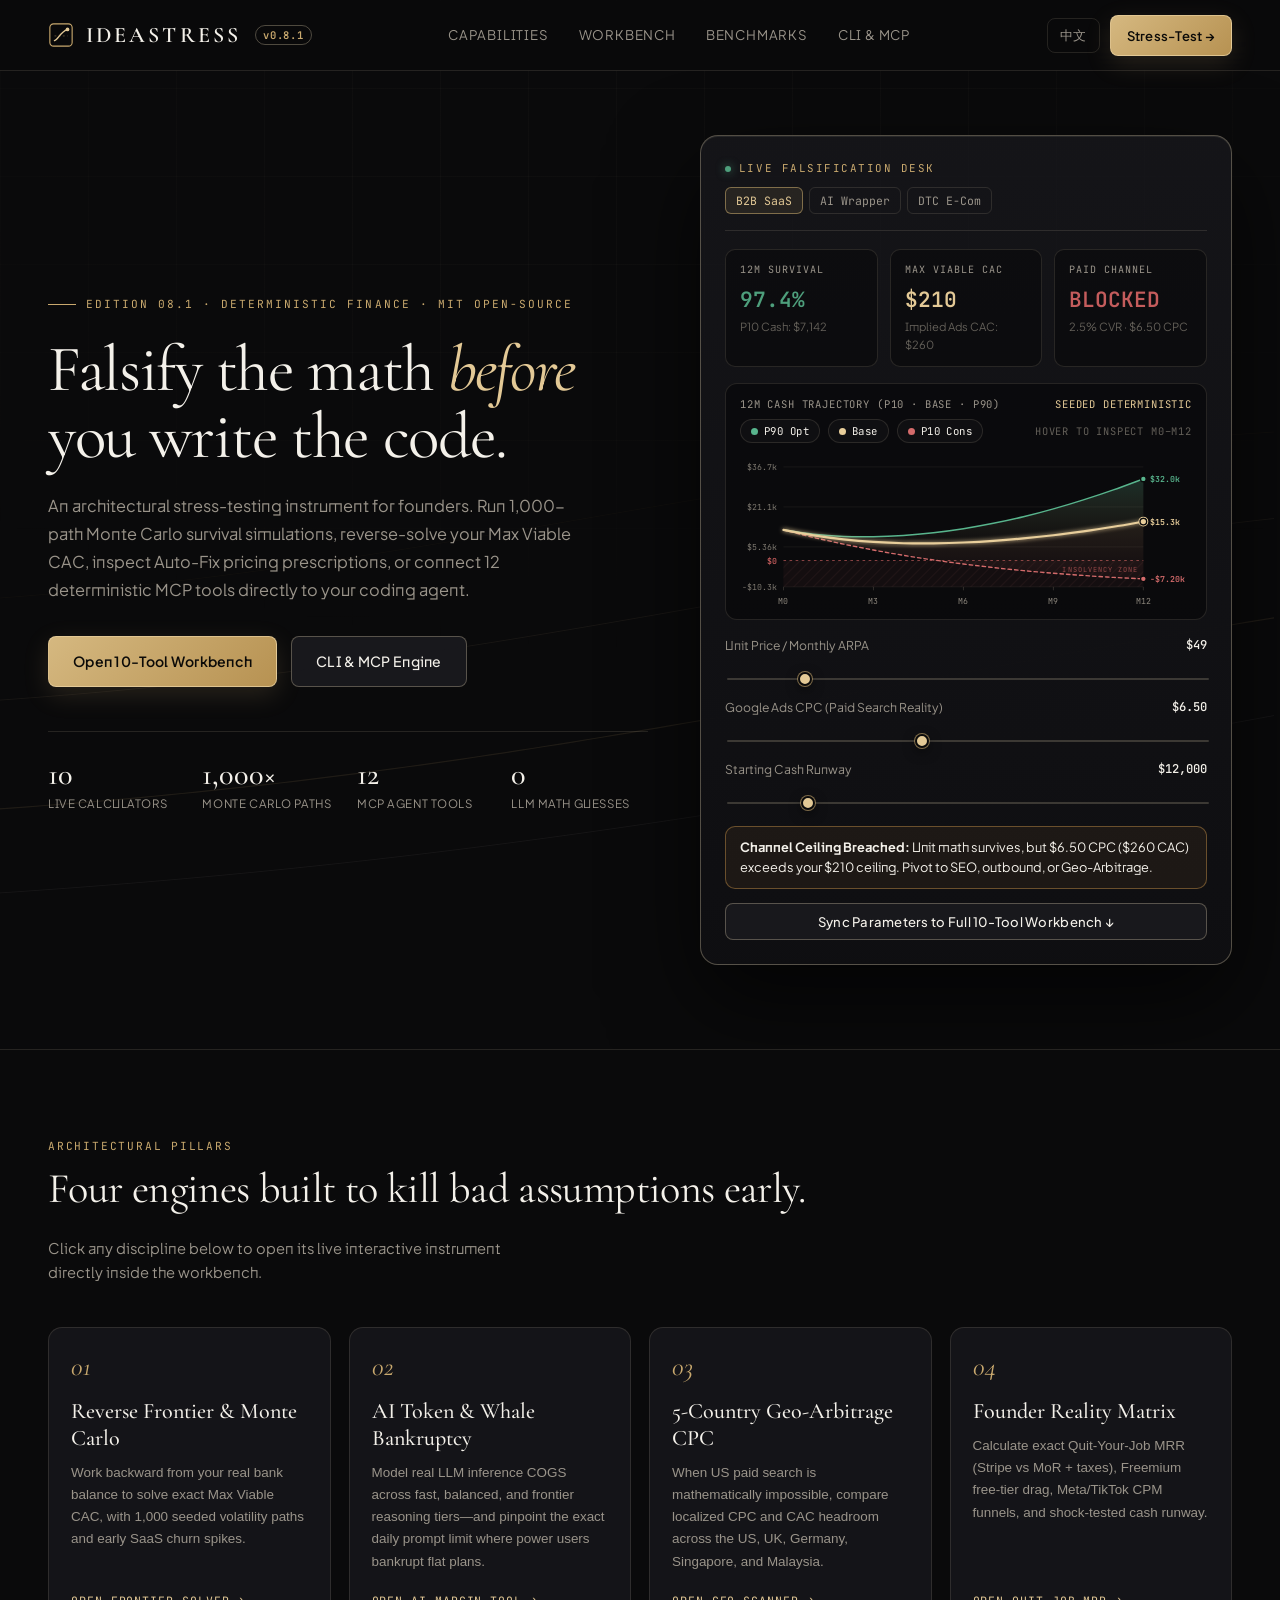
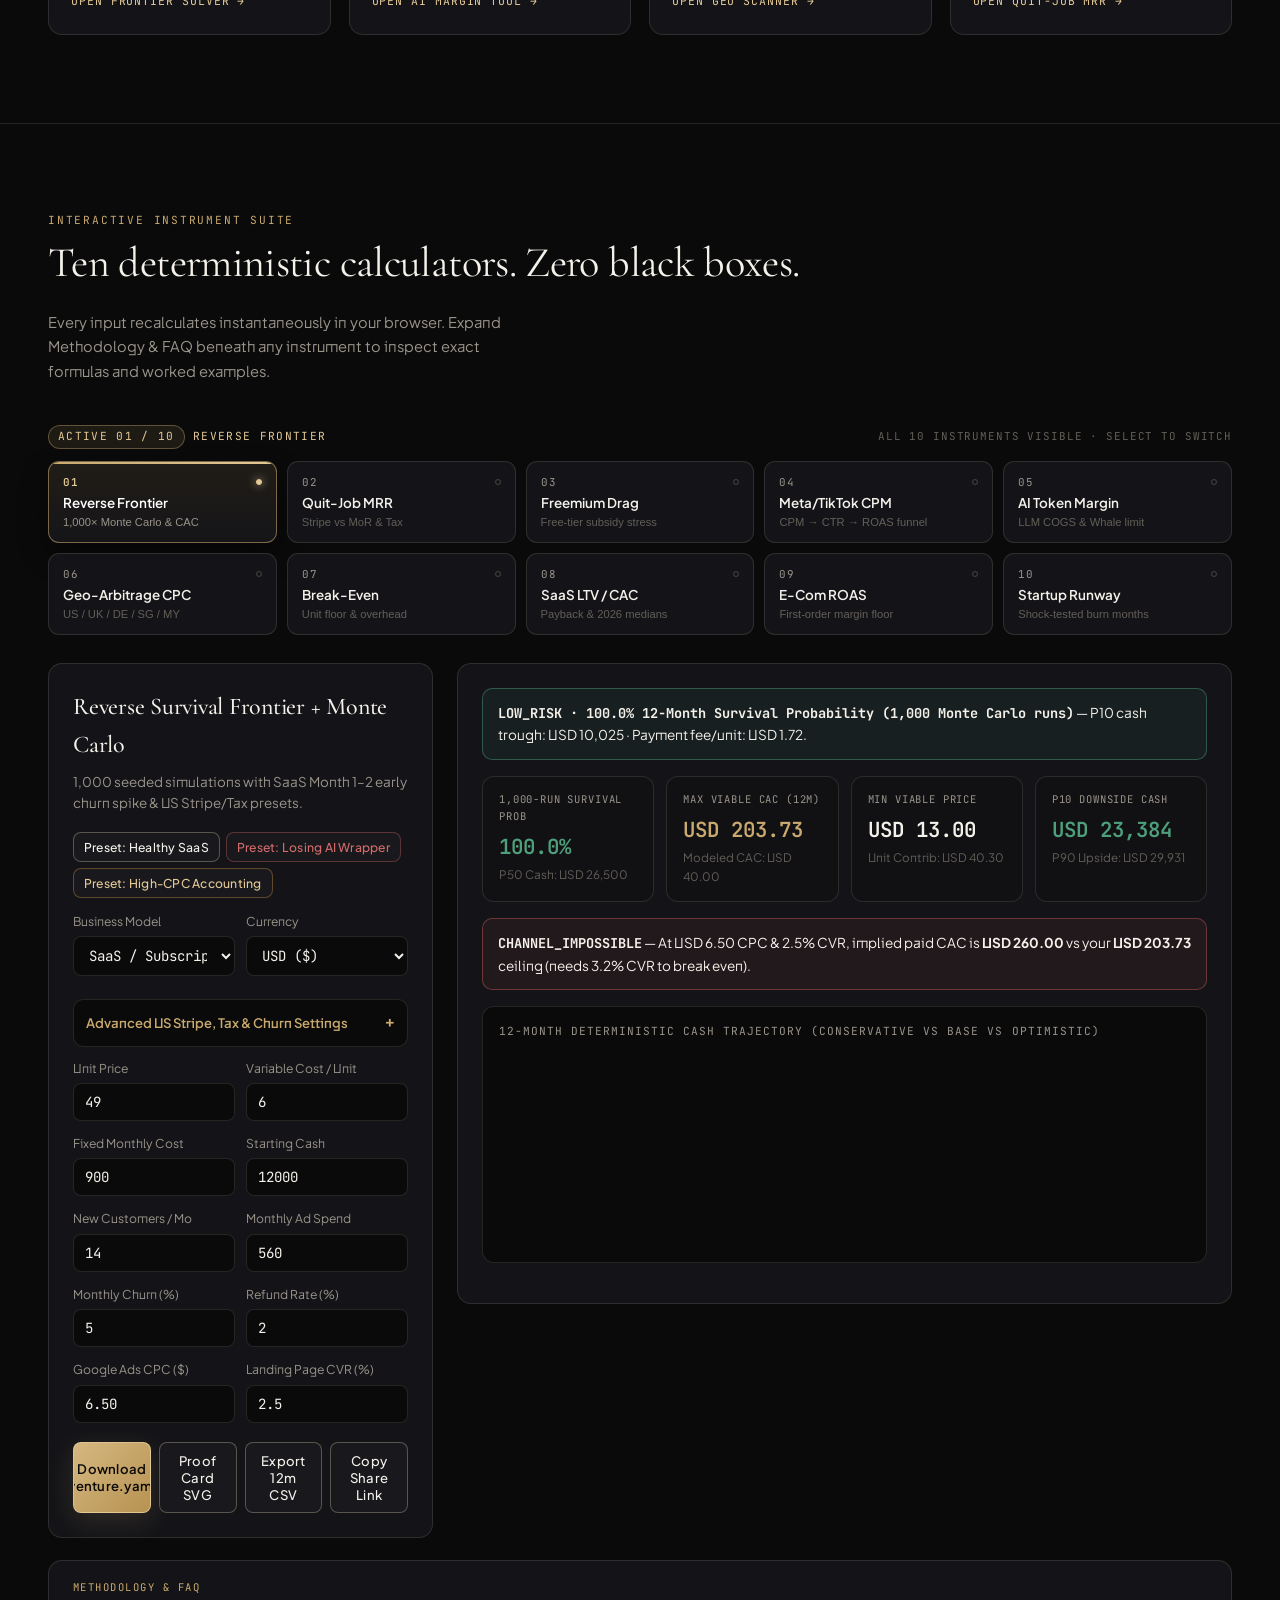
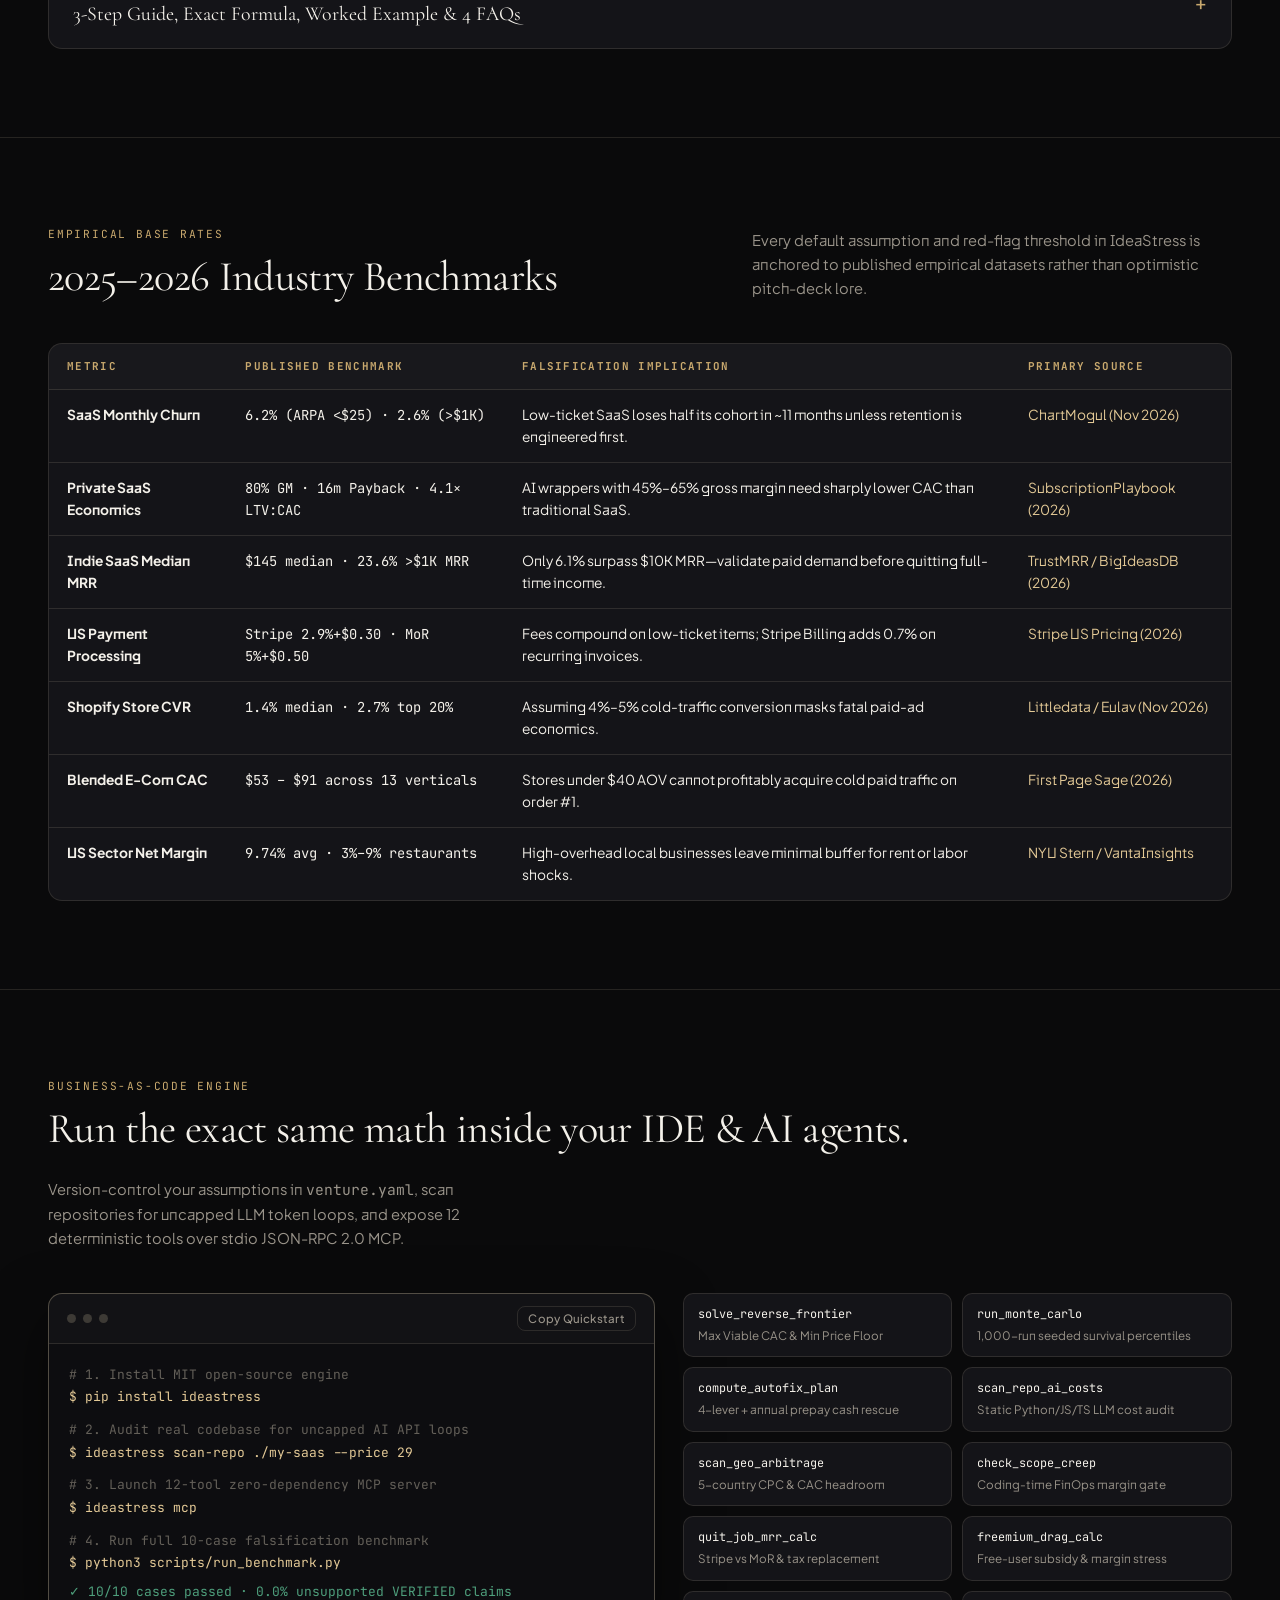
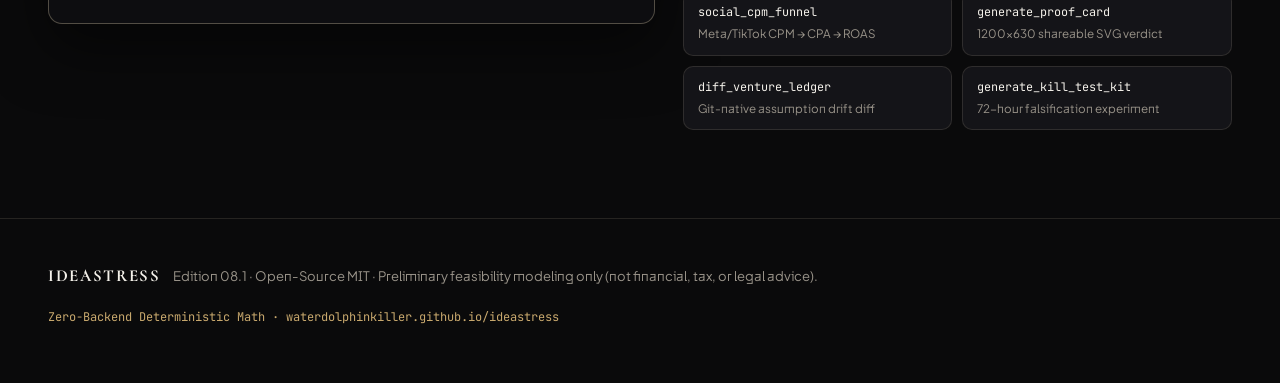
<file: web/index.html>
<!DOCTYPE html>
<html lang="en">
<head>
  <meta charset="UTF-8" />
  <meta name="viewport" content="width=device-width, initial-scale=1.0" />
  <title>IdeaStress — Deterministic Business Falsification &amp; Financial Stress-Test Suite</title>
  <meta name="description" content="Stress-test your startup idea with 1,000-run Monte Carlo survival math, Auto-Fix pricing prescriptions, 10 deterministic calculators, and a 12-tool MCP engine." />
  <link rel="canonical" href="https://waterdolphinkiller.github.io/ideastress/" />
  <link rel="alternate" type="text/plain" href="https://waterdolphinkiller.github.io/ideastress/llms.txt" title="IdeaStress LLMs.txt AI Index" />
  <meta property="og:type" content="website" />
  <meta property="og:site_name" content="IdeaStress" />
  <meta property="og:title" content="IdeaStress — Deterministic Business Falsification & Financial Stress-Test Suite" />
  <meta property="og:description" content="Run 1,000-path Monte Carlo survival simulations, reverse-solve Max Viable CAC, inspect Auto-Fix prescriptions, and connect 12 MCP tools." />
  <meta property="og:url" content="https://waterdolphinkiller.github.io/ideastress/" />
  <meta name="twitter:card" content="summary_large_image" />
  <meta name="twitter:title" content="IdeaStress — Falsify the math before you write the code." />
  <meta name="twitter:description" content="10 live startup financial calculators, 1,000-run Monte Carlo, Auto-Fix rescue solver, and 12-tool MIT open-source MCP engine." />
  <link rel="preconnect" href="https://fonts.googleapis.com" />
  <link rel="preconnect" href="https://fonts.gstatic.com" crossorigin />
  <link href="https://fonts.googleapis.com/css2?family=Cormorant+Garamond:ital,wght@0,400;0,500;0,600;1,400;1,500&family=JetBrains+Mono:wght@400;500;600&family=Plus+Jakarta+Sans:wght@400;500;600;700&display=swap" rel="stylesheet" />
  <script type="application/ld+json">{
  "@context": "https://schema.org",
  "@graph": [
    {
      "@type": "WebApplication",
      "name": "IdeaStress \u2014 Deterministic Business Falsification & 10-Calculator Suite",
      "url": "https://waterdolphinkiller.github.io/ideastress/",
      "applicationCategory": "BusinessApplication",
      "offers": {
        "@type": "Offer",
        "price": "0",
        "priceCurrency": "USD"
      },
      "description": "Stress-test your startup idea with 1,000-run Monte Carlo survival math, Auto-Fix rescue pricing, 10 deterministic calculators, and a 12-tool MCP engine."
    },
    {
      "@type": "HowTo",
      "name": "How to Stress-Test a Startup Idea with IdeaStress",
      "description": "Three-step deterministic workflow to falsify startup unit economics before writing code.",
      "step": [
        {
          "@type": "HowToStep",
          "position": 1,
          "text": "Enter unit price, variable cost, fixed monthly overhead, and starting cash (or pick a 1-click SaaS, AI Wrapper, or DTC E-Com preset)."
        },
        {
          "@type": "HowToStep",
          "position": 2,
          "text": "Inspect the 1,000-run Monte Carlo survival probability, solved Max Viable CAC ceiling, and Google Ads CPC channel verdict."
        },
        {
          "@type": "HowToStep",
          "position": 3,
          "text": "Apply the Auto-Fix pricing or annual-prepay rescue plan, export venture.yaml or a 1200x630 Proof Card SVG, or run ideastress mcp inside your IDE."
        }
      ]
    },
    {
      "@type": "FAQPage",
      "mainEntity": [
        {
          "@type": "Question",
          "name": "What is a Reverse Unit-Economics Survival Frontier?",
          "acceptedAnswer": {
            "@type": "Answer",
            "text": "Instead of guessing 3-year revenue, a reverse solver works backward from your cash budget, price, and fixed costs to compute the exact maximum CAC, minimum price floor, and maximum churn your business can survive over 12 months."
          }
        },
        {
          "@type": "Question",
          "name": "How does the 1,000-run Monte Carlo simulation work?",
          "acceptedAnswer": {
            "@type": "Answer",
            "text": "It runs 1,000 reproducible seeded paths perturbing monthly acquisition volume, upward-skewed CAC overruns, variable cost drift, and a realistic Month 1\u20132 SaaS onboarding churn spike to output survival probability and P10/P50/P90 cash percentiles."
          }
        },
        {
          "@type": "Question",
          "name": "Why did my profitable SaaS get a CHANNEL_IMPOSSIBLE warning?",
          "acceptedAnswer": {
            "@type": "Answer",
            "text": "Even when unit margins are strong, crowded Google Ads categories (e.g., $8.90 CPC at 2.5% CVR = $356 implied CAC) can exceed your solved Max Viable CAC ceiling. That means you must use SEO, outbound, or lower-CPC geos instead of generic search ads."
          }
        },
        {
          "@type": "Question",
          "name": "Does IdeaStress include Stripe US fees and taxes?",
          "acceptedAnswer": {
            "@type": "Answer",
            "text": "Yes. You can toggle Stripe US (2.9% + $0.30), Stripe US + Billing (3.6% + $0.30), or Merchant of Record Paddle/Lemon Squeezy (5% + $0.50), plus an optional effective income tax reserve on positive monthly profit."
          }
        },
        {
          "@type": "Question",
          "name": "How much MRR do I need to replace a $100,000 salary in the US?",
          "acceptedAnswer": {
            "@type": "Answer",
            "text": "After setting aside ~30% for US federal/state/self-employment taxes, payment processing fees, and modest operating costs, replacing $100k net typically requires $13,000\u2013$15,000 in stable MRR."
          }
        },
        {
          "@type": "Question",
          "name": "Should I use Stripe or a Merchant of Record (Paddle / Lemon Squeezy)?",
          "acceptedAnswer": {
            "@type": "Answer",
            "text": "Stripe US charges 2.9% + $0.30 (cheaper on fees), while Paddle/Lemon Squeezy charge 5% + $0.50 but act as the legal seller handling global VAT and US sales tax compliance for you."
          }
        },
        {
          "@type": "Question",
          "name": "Why shouldn't I quit my job the first month I hit target MRR?",
          "acceptedAnswer": {
            "@type": "Answer",
            "text": "Early SaaS MRR has high churn volatility. Wait until you have held target MRR for 3+ consecutive months and banked 6\u201312 months of personal emergency runway."
          }
        },
        {
          "@type": "Question",
          "name": "Is this formal US tax advice?",
          "acceptedAnswer": {
            "@type": "Answer",
            "text": "No. Tax reserve percentages are planning estimates only; consult a licensed CPA for LLC/S-Corp elections and quarterly estimated tax filings."
          }
        },
        {
          "@type": "Question",
          "name": "When does a Freemium model fail for AI SaaS?",
          "acceptedAnswer": {
            "@type": "Answer",
            "text": "Freemium fails whenever free users consume recurring LLM tokens or GPU compute without driving viral word-of-mouth \u2014 even $0.50/mo per free user destroys margins at a typical 1.5%\u20132% conversion rate."
          }
        },
        {
          "@type": "Question",
          "name": "What is a realistic free-to-paid conversion rate?",
          "acceptedAnswer": {
            "@type": "Answer",
            "text": "Self-serve B2B/prosumer freemium products typically convert 1%\u20135% of free signups; assuming >8% without strong usage gates is usually overly optimistic."
          }
        },
        {
          "@type": "Question",
          "name": "How do I fix a bleeding freemium tier?",
          "acceptedAnswer": {
            "@type": "Answer",
            "text": "Replace unlimited free access with a one-time free credit allowance (e.g., 10 lifetime credits), a 7\u201314 day reverse trial, or strict client-side/zero-cost free tools."
          }
        },
        {
          "@type": "Question",
          "name": "Why does Stripe fee apply only to paid users?",
          "acceptedAnswer": {
            "@type": "Answer",
            "text": "Payment processing fees (2.9% + $0.30) are incurred only on paid transactions, while infrastructure and AI token costs apply to both free and paid cohorts."
          }
        },
        {
          "@type": "Question",
          "name": "Why calculate paid social from CPM instead of CPC?",
          "acceptedAnswer": {
            "@type": "Answer",
            "text": "Meta (Facebook/Instagram) and TikTok charge by impressions (CPM). Your real CPC is entirely determined by creative thumb-stop and click-through rate (CTR)."
          }
        },
        {
          "@type": "Question",
          "name": "What is a realistic Meta Ads CTR and landing-page CVR?",
          "acceptedAnswer": {
            "@type": "Answer",
            "text": "Cold paid social campaigns commonly see 0.8%\u20131.8% link CTR and 1.4%\u20132.7% Shopify store conversion rate (Littledata 2026 median is 1.4%)."
          }
        },
        {
          "@type": "Question",
          "name": "Which lever improves paid social CPA fastest?",
          "acceptedAnswer": {
            "@type": "Answer",
            "text": "Doubling creative CTR from 0.9% to 1.8% cuts your effective CPC and CPA in half immediately without changing your product price or website."
          }
        },
        {
          "@type": "Question",
          "name": "Can a store survive negative first-order profit on Meta Ads?",
          "acceptedAnswer": {
            "@type": "Answer",
            "text": "Only if you have verified 60-to-90-day repeat purchase LTV and enough working capital cash to float the payback period without running dry."
          }
        },
        {
          "@type": "Question",
          "name": "Why do AI SaaS products have lower gross margins than traditional SaaS?",
          "acceptedAnswer": {
            "@type": "Answer",
            "text": "Traditional private SaaS averages ~80% gross margin (Benchmarkit 2026), whereas AI apps incur recurring per-token inference COGS on every user prompt, often compressing margins to 40%\u201365%."
          }
        },
        {
          "@type": "Question",
          "name": "What is the Whale Bankruptcy Limit?",
          "acceptedAnswer": {
            "@type": "Answer",
            "text": "It is the exact number of daily requests at which a heavy power user on a flat-rate 'unlimited' subscription costs more in LLM API fees than their entire monthly payment."
          }
        },
        {
          "@type": "Question",
          "name": "How can I protect margins on an AI wrapper?",
          "acceptedAnswer": {
            "@type": "Answer",
            "text": "Route routine prompts to budget/mini models, enforce hard max_tokens caps, cache repeated context, and gate frontier reasoning or video generation behind credit packs or add-on tiers."
          }
        },
        {
          "@type": "Question",
          "name": "Can IdeaStress scan my actual repository for token cost risks?",
          "acceptedAnswer": {
            "@type": "Answer",
            "text": "Yes. Run `ideastress scan-repo ./my-app --price 29` via CLI or MCP to statically detect OpenAI/Anthropic/Google/Replicate SDK calls inside loops and missing max_tokens caps."
          }
        },
        {
          "@type": "Question",
          "name": "What is Geo-Arbitrage in SaaS and indie hacking?",
          "acceptedAnswer": {
            "@type": "Answer",
            "text": "It is launching into non-US or non-English markets where Google Ads CPC and competition are 2x\u20134x lower than the US while local willingness to pay still supports profitable unit economics."
          }
        },
        {
          "@type": "Question",
          "name": "Why is US Google Ads CPC so high in 2026?",
          "acceptedAnswer": {
            "@type": "Answer",
            "text": "Publicly tracked indie SaaS products roughly tripled between 2020 and 2026 and CAC rose ~60% over five years, driving US high-intent B2B keywords to $6\u2013$15+ per click."
          }
        },
        {
          "@type": "Question",
          "name": "Does IdeaStress support live multi-country CPC lookups?",
          "acceptedAnswer": {
            "@type": "Answer",
            "text": "Yes. With a DataForSEO key in `.env`, `ideastress geo-scan` queries live Google Ads search volume and CPC by country `location_code` and caches results for 30 days in SQLite."
          }
        },
        {
          "@type": "Question",
          "name": "Should I adjust pricing when entering lower-CPC countries?",
          "acceptedAnswer": {
            "@type": "Answer",
            "text": "Yes. Our scanner automatically scales your localized max viable CAC by a purchasing-power factor so you do not overestimate revenue in lower-ARPA regions."
          }
        },
        {
          "@type": "Question",
          "name": "How do Stripe fees affect break-even units?",
          "acceptedAnswer": {
            "@type": "Answer",
            "text": "Stripe's US domestic card fee of 2.9% + $0.30 reduces your contribution margin on every sale, which increases the exact number of units required to cover fixed overhead \u2014 especially on low-ticket items under $25."
          }
        },
        {
          "@type": "Question",
          "name": "What happens when variable cost exceeds net selling price?",
          "acceptedAnswer": {
            "@type": "Answer",
            "text": "Unit contribution margin becomes negative, meaning every additional unit sold loses money. IdeaStress flags break-even as Unreachable instead of outputting a misleading negative number."
          }
        },
        {
          "@type": "Question",
          "name": "Should ad spend be included in fixed overhead for break-even?",
          "acceptedAnswer": {
            "@type": "Answer",
            "text": "If you run a fixed monthly ad budget (e.g., $1,000/mo), include it in fixed overhead to compute true cash break-even; if you scale ad spend per order (CPA), add CPA to variable cost per unit."
          }
        },
        {
          "@type": "Question",
          "name": "Is break-even revenue the same as profit?",
          "acceptedAnswer": {
            "@type": "Answer",
            "text": "No. Break-even revenue is simply the point where total revenue equals total fixed plus variable costs ($0 operating profit before taxes)."
          }
        },
        {
          "@type": "Question",
          "name": "What is a healthy SaaS LTV:CAC ratio in 2026?",
          "acceptedAnswer": {
            "@type": "Answer",
            "text": "3.0x remains the minimum healthy rule of thumb, while 2026 private SaaS medians sit around 4.1x with an 80% software gross margin and 16-month CAC payback period (Benchmarkit / SubscriptionPlaybook 2026)."
          }
        },
        {
          "@type": "Question",
          "name": "What is average monthly churn for low-priced SaaS?",
          "acceptedAnswer": {
            "@type": "Answer",
            "text": "According to ChartMogul's November 2026 benchmarks, median monthly customer churn is 6.2% for SaaS with ARPA under $25, compared to 2.6% for SaaS above $1,000 ARPA."
          }
        },
        {
          "@type": "Question",
          "name": "Why must LTV be gross-margin adjusted?",
          "acceptedAnswer": {
            "@type": "Answer",
            "text": "Using raw revenue instead of gross profit overstates customer value, especially for AI-heavy SaaS products where LLM token COGS compress gross margin well below 80%."
          }
        },
        {
          "@type": "Question",
          "name": "Can LTV be calculated if monthly churn is 0%?",
          "acceptedAnswer": {
            "@type": "Answer",
            "text": "No. Dividing by zero produces infinity; with zero observed churn on a small early cohort, treat LTV as unvalidated until at least 3\u20136 months of retention data exist."
          }
        },
        {
          "@type": "Question",
          "name": "What is Break-Even ROAS in e-commerce?",
          "acceptedAnswer": {
            "@type": "Answer",
            "text": "Break-Even ROAS (Return on Ad Spend) is the minimum ad revenue multiple required so first-order gross profit exactly covers your ad spend. Any ROAS below this floor loses money on every new customer."
          }
        },
        {
          "@type": "Question",
          "name": "What is the average e-commerce CAC in 2026?",
          "acceptedAnswer": {
            "@type": "Answer",
            "text": "First Page Sage benchmarks place blended e-commerce CAC between $53 and $91 across 13 verticals, which is why low-AOV stores (<$40) struggle on paid ads without high repeat purchase rates."
          }
        },
        {
          "@type": "Question",
          "name": "What is a realistic Shopify conversion rate in 2026?",
          "acceptedAnswer": {
            "@type": "Answer",
            "text": "Littledata's late-2026 Shopify dataset reports a 1.4% median store conversion rate, with the top 20% exceeding 2.7% and top 10% exceeding 3.7%."
          }
        },
        {
          "@type": "Question",
          "name": "How do e-commerce gross margins vary by category?",
          "acceptedAnswer": {
            "@type": "Answer",
            "text": "Hycos 2026 benchmarks show 60%\u201380% for Beauty & Skincare, 55%\u201370% for Health & Supplements, 45%\u201365% for Fashion & Apparel, and 15%\u201330% for Consumer Electronics."
          }
        },
        {
          "@type": "Question",
          "name": "Why stress-test runway with a \u221230% revenue and +20% cost shock?",
          "acceptedAnswer": {
            "@type": "Answer",
            "text": "Early startup revenue is lumpy and infrastructure, ad spend, or contractor costs routinely overrun. Planning solely on base-case runway leaves zero buffer when a channel slows down."
          }
        },
        {
          "@type": "Question",
          "name": "What is the difference between gross burn and net burn?",
          "acceptedAnswer": {
            "@type": "Answer",
            "text": "Gross burn is total monthly cash outflow (expenses). Net burn is expenses minus monthly revenue collected. Runway is governed by net burn."
          }
        },
        {
          "@type": "Question",
          "name": "How many months of runway should a bootstrapped founder keep?",
          "acceptedAnswer": {
            "@type": "Answer",
            "text": "Keep at least 6\u201312 months of shock-tested runway before committing to fixed recurring expenses like full-time hires or annual office leases."
          }
        },
        {
          "@type": "Question",
          "name": "Does revenue growth automatically extend runway?",
          "acceptedAnswer": {
            "@type": "Answer",
            "text": "Only if unit contribution margin is positive and customer acquisition spend does not scale faster than collected cash."
          }
        }
      ]
    }
  ]
}</script>
  <style>
:root {
  color-scheme: dark;
  --bg: #0A0A0B;
  --bg-elev: #111114;
  --surface: #141418;
  --surface-2: #1A1A1F;
  --border: rgba(214, 198, 168, 0.14);
  --border-hi: rgba(214, 198, 168, 0.34);
  --text: #F4F1EA;
  --muted: #9A948A;
  --dim: #635F58;
  --accent: #C9A96E;
  --accent-hi: #E3C996;
  --accent-soft: rgba(201, 169, 110, 0.11);
  --ok: #4E9F7C;
  --warn: #C89248;
  --bad: #C45C5C;
  --radius: 14px;
  --serif: "Cormorant Garamond", Georgia, "Times New Roman", serif;
  --sans: "Plus Jakarta Sans", "Inter", -apple-system, BlinkMacSystemFont, "Segoe UI", sans-serif;
  --mono: "JetBrains Mono", ui-monospace, SFMono-Regular, Menlo, Monaco, Consolas, monospace;
  --ease-out: cubic-bezier(0.16, 1, 0.3, 1);
}

*, *::before, *::after { box-sizing: border-box; }

html {
  scroll-behavior: smooth;
  background: var(--bg);
  color: var(--text);
  font-family: var(--sans);
  line-height: 1.6;
  -webkit-font-smoothing: antialiased;
  -moz-osx-font-smoothing: grayscale;
  scrollbar-width: thin;
  scrollbar-color: rgba(201,169,110,0.3) var(--bg);
}

body {
  margin: 0;
  padding: 0;
  background: var(--bg);
  color: var(--text);
  overflow-x: hidden;
  font-feature-settings: "ss01", "cv01";
}

/* Custom Luxury Dark Scrollbar */
::-webkit-scrollbar { width: 6px; height: 6px; }
::-webkit-scrollbar-track { background: var(--bg); }
::-webkit-scrollbar-thumb { background: rgba(201, 169, 110, 0.25); border-radius: 999px; }
::-webkit-scrollbar-thumb:hover { background: rgba(201, 169, 110, 0.52); }

::selection { background: rgba(201, 169, 110, 0.26); color: #fff; }

a { color: var(--accent-hi); text-decoration: none; transition: color 0.25s var(--ease-out); }
a:hover { color: #fff; }

.mono { font-family: var(--mono); font-variant-numeric: tabular-nums; }
.serif { font-family: var(--serif); }
.container { max-width: 1240px; margin: 0 auto; padding: 0 28px; }

/* Subtle architectural grid texture */
.arch-grid-bg {
  position: fixed; inset: 0; pointer-events: none; z-index: 0;
  background-image:
    linear-gradient(to right, rgba(214, 198, 168, 0.028) 1px, transparent 1px),
    linear-gradient(to bottom, rgba(214, 198, 168, 0.028) 1px, transparent 1px);
  background-size: 88px 88px;
  mask-image: radial-gradient(ellipse 80% 60% at 50% 15%, #000 30%, transparent 100%);
  -webkit-mask-image: radial-gradient(ellipse 80% 60% at 50% 15%, #000 30%, transparent 100%);
}

/* Header Navigation */
.site-header {
  position: sticky; top: 0; z-index: 60;
  background: rgba(10, 10, 11, 0.78);
  backdrop-filter: blur(18px) saturate(140%);
  -webkit-backdrop-filter: blur(18px) saturate(140%);
  border-bottom: 1px solid var(--border);
  transition: background 0.35s var(--ease-out), border-color 0.35s var(--ease-out);
}
.site-header.scrolled {
  background: rgba(10, 10, 11, 0.92);
  border-bottom-color: rgba(214, 198, 168, 0.22);
}
.nav-inner {
  display: flex; align-items: center; justify-content: space-between;
  height: 70px; gap: 20px;
}
.brand {
  display: inline-flex; align-items: center; gap: 12px;
  color: var(--text); cursor: pointer; background: none; border: 0; padding: 0;
  font-family: var(--serif); font-size: 1.38rem; font-weight: 600; letter-spacing: 0.14em;
}
.brand-mark { width: 26px; height: 26px; flex-shrink: 0; }
.brand-ver {
  font-family: var(--mono); font-size: 0.66rem; letter-spacing: 0.08em;
  color: var(--accent); border: 1px solid var(--border-hi);
  padding: 2px 7px; border-radius: 999px; margin-left: 2px;
}
.nav-links {
  display: flex; align-items: center; gap: 30px;
  font-size: 0.83rem; letter-spacing: 0.06em; text-transform: uppercase;
}
.nav-links a {
  color: var(--muted); position: relative; padding: 4px 0;
}
.nav-links a::after {
  content: ""; position: absolute; left: 0; right: 0; bottom: -2px; height: 1px;
  background: var(--accent); transform: scaleX(0); transform-origin: right;
  transition: transform 0.35s var(--ease-out);
}
.nav-links a:hover { color: var(--text); }
.nav-links a:hover::after { transform: scaleX(1); transform-origin: left; }

.nav-actions { display: flex; align-items: center; gap: 10px; }

/* Buttons — Tactile Luxury */
.btn {
  display: inline-flex; align-items: center; justify-content: center; gap: 8px;
  background: rgba(26, 26, 31, 0.9); color: var(--text);
  border: 1px solid var(--border-hi); border-radius: 8px;
  padding: 9px 16px; font-size: 0.82rem; font-weight: 500; letter-spacing: 0.02em;
  font-family: var(--sans); cursor: pointer;
  transition: transform 0.25s var(--ease-out), border-color 0.25s var(--ease-out), background 0.25s var(--ease-out), color 0.25s var(--ease-out), box-shadow 0.35s var(--ease-out);
  position: relative; overflow: hidden;
}
.btn:hover {
  border-color: var(--accent); color: #fff;
  background: rgba(34, 32, 29, 0.95);
  transform: translateY(-1px);
}
.btn:active { transform: translateY(0); }

.btn.primary, .btn-gold {
  background: linear-gradient(135deg, #D5B880 0%, #B79252 100%);
  color: #0B0A08; border-color: rgba(235, 211, 163, 0.7); font-weight: 600;
  box-shadow: 0 8px 26px rgba(201, 169, 110, 0.16);
}
.btn.primary::before, .btn-gold::before {
  content: ""; position: absolute; top: 0; left: -120%; width: 80%; height: 100%;
  background: linear-gradient(110deg, transparent, rgba(255,255,255,0.42), transparent);
  transition: left 0.65s var(--ease-out);
}
.btn.primary:hover::before, .btn-gold:hover::before { left: 135%; }
.btn.primary:hover, .btn-gold:hover {
  color: #050504; border-color: #F0DAA9;
  box-shadow: 0 12px 32px rgba(201, 169, 110, 0.28);
}

.btn-ghost {
  background: transparent; border: 1px solid var(--border); color: var(--muted);
}
.btn-ghost:hover { color: var(--text); border-color: var(--border-hi); background: rgba(255,255,255,0.03); }

/* HERO SECTION */
.hero-wrap {
  position: relative; z-index: 1;
  padding: 64px 0 84px;
  border-bottom: 1px solid var(--border);
  overflow: hidden;
}
#hero_canvas {
  position: absolute; inset: 0; width: 100%; height: 100%;
  pointer-events: none; opacity: 0.72;
}
.hero-grid {
  position: relative; z-index: 2;
  display: grid; grid-template-columns: 1.06fr 0.94fr;
  gap: 52px; align-items: center;
}
.edition-kicker {
  display: inline-flex; align-items: center; gap: 10px;
  font-family: var(--mono); font-size: 0.7rem; letter-spacing: 0.18em;
  color: var(--accent); text-transform: uppercase;
  margin-bottom: 22px;
}
.edition-kicker .hairline {
  width: 28px; height: 1px; background: var(--accent); display: inline-block;
}
.hero-title {
  font-family: var(--serif);
  font-size: clamp(2.85rem, 5.1vw, 4.75rem);
  font-weight: 400; line-height: 1.03; letter-spacing: -0.02em;
  margin: 0 0 22px; color: var(--text);
}
.hero-title em {
  font-style: italic; color: var(--accent-hi); font-weight: 400;
}
.hero-lead {
  font-size: 1.02rem; color: var(--muted); max-width: 540px;
  margin: 0 0 32px; font-weight: 400; line-height: 1.72;
}
.hero-ctas { display: flex; gap: 14px; flex-wrap: wrap; margin-bottom: 44px; }
.hero-ctas .btn { padding: 13px 24px; font-size: 0.88rem; }

.hero-metrics {
  display: grid; grid-template-columns: repeat(4, minmax(0, 1fr));
  gap: 18px; padding-top: 26px;
  border-top: 1px solid var(--border);
}
.hm-item .hm-val {
  font-family: var(--serif); font-size: 1.9rem; font-weight: 500;
  color: var(--text); line-height: 1.1;
}
.hm-item .hm-lbl {
  font-size: 0.72rem; color: var(--muted); letter-spacing: 0.05em;
  margin-top: 4px; text-transform: uppercase;
}

/* HERO INTERACTIVE INSTRUMENT (RIGHT COLUMN) */
.instrument-frame {
  background: linear-gradient(180deg, rgba(22, 22, 26, 0.92) 0%, rgba(15, 15, 18, 0.96) 100%);
  border: 1px solid var(--border-hi);
  border-radius: 18px;
  padding: 24px;
  box-shadow: 0 36px 90px rgba(0, 0, 0, 0.65), inset 0 1px 0 rgba(255, 245, 225, 0.08);
  position: relative;
}
.instrument-head {
  display: flex; align-items: center; justify-content: space-between;
  padding-bottom: 16px; margin-bottom: 18px;
  border-bottom: 1px solid var(--border);
  gap: 10px; flex-wrap: wrap;
}
.inst-tag {
  font-family: var(--mono); font-size: 0.68rem; letter-spacing: 0.14em;
  color: var(--accent); text-transform: uppercase;
  display: inline-flex; align-items: center; gap: 8px;
}
.inst-dot {
  width: 6px; height: 6px; border-radius: 50%; background: var(--ok);
  box-shadow: 0 0 10px rgba(78, 159, 124, 0.8);
}
.inst-presets { display: flex; gap: 6px; flex-wrap: wrap; }
.inst-preset-btn {
  background: transparent; color: var(--muted);
  border: 1px solid var(--border); border-radius: 6px;
  padding: 5px 10px; font-size: 0.72rem; font-family: var(--mono);
  cursor: pointer; transition: all 0.25s var(--ease-out);
}
.inst-preset-btn:hover { color: var(--text); border-color: var(--border-hi); }
.inst-preset-btn.active {
  background: var(--accent-soft); color: var(--accent-hi);
  border-color: rgba(201, 169, 110, 0.55);
}

.inst-kpis {
  display: grid; grid-template-columns: repeat(3, 1fr); gap: 12px;
  margin-bottom: 16px;
}
.inst-kpi {
  background: rgba(10, 10, 11, 0.65); border: 1px solid var(--border);
  border-radius: 10px; padding: 12px 14px;
}
.inst-kpi .ik-l {
  font-family: var(--mono); font-size: 0.63rem; letter-spacing: 0.1em;
  color: var(--muted); text-transform: uppercase;
}
.inst-kpi .ik-v {
  font-family: var(--mono); font-size: 1.32rem; font-weight: 600;
  margin-top: 4px; color: var(--text);
}
.inst-kpi .ik-s { font-size: 0.7rem; color: var(--dim); margin-top: 2px; }

.inst-chart-box {
  background: rgba(9, 9, 11, 0.82); border: 1px solid var(--border);
  border-radius: 12px; padding: 12px 14px 8px; margin-bottom: 16px;
}
.inst-chart-head {
  display: flex; justify-content: space-between; align-items: center; gap: 12px;
  font-family: var(--mono); font-size: 0.66rem; letter-spacing: 0.08em;
  color: var(--muted); margin-bottom: 6px;
}
.inst-sliders { display: grid; grid-template-columns: 1fr; gap: 12px; margin-bottom: 16px; }
.slider-row label {
  display: flex; justify-content: space-between; font-size: 0.76rem;
  color: var(--muted); margin-bottom: 5px;
}
.slider-row label strong { color: var(--text); font-family: var(--mono); font-weight: 500; }

/* Bespoke Hairline Gold Range Input */
input[type="range"].gold-range {
  -webkit-appearance: none; appearance: none; width: 100%; height: 2px;
  background: rgba(214, 198, 168, 0.22); border-radius: 999px; outline: none;
  cursor: pointer;
}
input[type="range"].gold-range::-webkit-slider-thumb {
  -webkit-appearance: none; appearance: none; width: 14px; height: 14px;
  border-radius: 50%; background: var(--accent-hi);
  border: 2px solid #0A0A0B;
  box-shadow: 0 0 0 1px rgba(201,169,110,0.6), 0 4px 12px rgba(0,0,0,0.5);
  transition: transform 0.2s var(--ease-out);
}
input[type="range"].gold-range::-webkit-slider-thumb:hover { transform: scale(1.18); }
input[type="range"].gold-range::-moz-range-thumb {
  width: 14px; height: 14px; border-radius: 50%; background: var(--accent-hi);
  border: 2px solid #0A0A0B;
}

.inst-verdict {
  border-radius: 10px; padding: 11px 14px; font-size: 0.8rem;
  border: 1px solid var(--border); background: rgba(201,169,110,0.06);
  margin-bottom: 14px; line-height: 1.5; color: var(--text);
}
.inst-verdict.ok { border-color: rgba(78,159,124,0.45); background: rgba(78,159,124,0.08); }
.inst-verdict.warn { border-color: rgba(200,146,72,0.45); background: rgba(200,146,72,0.08); }
.inst-verdict.bad { border-color: rgba(196,92,92,0.45); background: rgba(196,92,92,0.08); }

/* SECTIONS */
.editorial-section {
  position: relative; z-index: 1;
  padding: 88px 0;
  border-bottom: 1px solid var(--border);
}
.sec-head {
  display: flex; justify-content: space-between; align-items: flex-end;
  gap: 24px; margin-bottom: 42px; flex-wrap: wrap;
}
.sec-kicker {
  font-family: var(--mono); font-size: 0.7rem; letter-spacing: 0.16em;
  color: var(--accent); text-transform: uppercase; margin-bottom: 10px;
}
.sec-title {
  font-family: var(--serif); font-size: clamp(2rem, 3.3vw, 3rem);
  font-weight: 400; line-height: 1.1; margin: 0; letter-spacing: -0.015em;
}
.sec-lead {
  color: var(--muted); max-width: 480px; margin: 0; font-size: 0.92rem; line-height: 1.65;
}

/* 4-PILLAR EDITORIAL PLATES */
.plates-grid {
  display: grid; grid-template-columns: repeat(4, minmax(0, 1fr));
  gap: 18px;
}
.plate {
  background: var(--surface); border: 1px solid var(--border);
  border-radius: 14px; padding: 26px 22px;
  display: flex; flex-direction: column; justify-content: space-between;
  transition: transform 0.4s var(--ease-out), border-color 0.35s var(--ease-out), background 0.35s var(--ease-out);
  cursor: pointer; text-align: left; color: inherit;
}
.plate:hover {
  transform: translateY(-4px);
  border-color: var(--border-hi);
  background: var(--surface-2);
}
.plate-num {
  font-family: var(--serif); font-size: 1.65rem; font-style: italic;
  color: var(--accent); line-height: 1; margin-bottom: 18px;
}
.plate h3 {
  font-family: var(--serif); font-size: 1.38rem; font-weight: 500;
  margin: 0 0 10px; line-height: 1.22; color: var(--text);
}
.plate p {
  font-size: 0.84rem; color: var(--muted); margin: 0 0 20px; line-height: 1.65;
}
.plate-link {
  font-family: var(--mono); font-size: 0.72rem; letter-spacing: 0.08em;
  color: var(--accent-hi); text-transform: uppercase;
  display: inline-flex; align-items: center; gap: 6px;
}

/* 10-CALCULATOR ARCHITECTURAL 5x2 SELECTOR MATRIX (ALL 10 VISIBLE AT ONCE) */
.matrix-bar-head {
  display: flex; align-items: center; justify-content: space-between;
  margin-bottom: 12px; gap: 12px; flex-wrap: wrap;
}
.matrix-counter {
  font-family: var(--mono); font-size: 0.7rem; letter-spacing: 0.12em;
  color: var(--accent-hi); text-transform: uppercase;
  display: inline-flex; align-items: center; gap: 8px;
}
.matrix-counter .mc-pill {
  background: var(--accent-soft); border: 1px solid rgba(201,169,110,0.4);
  padding: 2px 9px; border-radius: 999px; color: var(--accent-hi);
}
.inst-matrix {
  display: grid;
  grid-template-columns: repeat(5, minmax(0, 1fr));
  gap: 10px;
  margin-bottom: 28px;
}
.inst-tile {
  position: relative;
  display: flex; flex-direction: column; align-items: flex-start; text-align: left;
  background: var(--surface);
  border: 1px solid var(--border);
  border-radius: 11px;
  padding: 13px 14px 12px;
  cursor: pointer;
  overflow: hidden;
  transition: transform 0.28s var(--ease-out), border-color 0.28s var(--ease-out), background 0.28s var(--ease-out), box-shadow 0.3s var(--ease-out);
}
.inst-tile::before {
  content: "";
  position: absolute; top: 0; left: 0; right: 0; height: 2px;
  background: linear-gradient(90deg, var(--accent), var(--accent-hi));
  transform: scaleX(0); transform-origin: left;
  transition: transform 0.32s var(--ease-out);
}
.inst-tile:hover {
  transform: translateY(-2px);
  border-color: var(--border-hi);
  background: var(--surface-2);
}
.inst-tile.active {
  background: linear-gradient(180deg, rgba(201,169,110,0.12) 0%, rgba(22,22,26,0.96) 100%);
  border-color: rgba(201,169,110,0.55);
  box-shadow: 0 12px 28px rgba(0,0,0,0.42);
}
.inst-tile.active::before { transform: scaleX(1); }
.it-top {
  width: 100%; display: flex; align-items: center; justify-content: space-between;
  margin-bottom: 6px;
}
.it-num {
  font-family: var(--mono); font-size: 0.68rem; letter-spacing: 0.1em;
  color: var(--muted); transition: color 0.25s;
}
.inst-tile.active .it-num { color: var(--accent-hi); font-weight: 600; }
.it-dot {
  width: 6px; height: 6px; border-radius: 50%;
  background: transparent; border: 1px solid rgba(214,198,168,0.25);
  transition: all 0.25s var(--ease-out);
}
.inst-tile.active .it-dot {
  background: var(--accent-hi); border-color: var(--accent-hi);
  box-shadow: 0 0 8px rgba(227,201,150,0.85);
}
.it-name {
  font-family: var(--sans); font-size: 0.84rem; font-weight: 600;
  color: var(--text); line-height: 1.25; margin-bottom: 3px;
}
.inst-tile.active .it-name { color: #fff; }
.it-sub {
  font-size: 0.7rem; color: var(--dim); line-height: 1.35;
  white-space: nowrap; overflow: hidden; text-overflow: ellipsis; max-width: 100%;
}
.inst-tile.active .it-sub { color: var(--muted); }

/* WORKBENCH INTERNAL CALCULATOR STYLING (HARMONIZED WITH ssg.TOOL_HTML) */
.panel { display: none; opacity: 0; transform: translateY(8px); }
.panel.active { display: block; animation: panelIn 0.42s var(--ease-out) forwards; }
@keyframes panelIn {
  to { opacity: 1; transform: translateY(0); }
}

.workspace { display: grid; grid-template-columns: 385px 1fr; gap: 24px; align-items: start; }
.card {
  background: var(--surface); border: 1px solid var(--border);
  border-radius: var(--radius); padding: 24px;
}
.card h2 {
  font-family: var(--serif); font-size: 1.5rem; font-weight: 500;
  margin: 0 0 6px; letter-spacing: -0.01em; color: var(--text);
}
.card .sub { margin: 0 0 18px; color: var(--muted); font-size: 0.84rem; }
.field { margin-bottom: 13px; }
.field label {
  display: flex; justify-content: space-between;
  font-size: 0.76rem; color: var(--muted); margin-bottom: 5px;
}
.field input, .field select {
  width: 100%; background: var(--bg); color: var(--text);
  border: 1px solid var(--border); border-radius: 8px;
  padding: 9px 11px; font-size: 0.88rem; font-family: var(--mono);
  transition: border-color 0.25s var(--ease-out), box-shadow 0.25s var(--ease-out);
}
.field input:focus, .field select:focus {
  outline: none; border-color: var(--accent);
  box-shadow: 0 0 0 3px rgba(201, 169, 110, 0.14);
}
.row-2 { display: grid; grid-template-columns: 1fr 1fr; gap: 11px; }
.kpi-grid {
  display: grid; grid-template-columns: repeat(auto-fit, minmax(168px, 1fr));
  gap: 12px; margin-bottom: 16px;
}
.kpi {
  background: var(--bg-elev); border: 1px solid var(--border);
  border-radius: 12px; padding: 14px 16px;
}
.kpi .kl {
  font-family: var(--mono); font-size: 0.66rem; color: var(--muted);
  text-transform: uppercase; letter-spacing: 0.08em;
}
.kpi .kv {
  font-size: 1.3rem; font-weight: 600; margin-top: 5px;
  font-family: var(--mono); color: var(--text);
}
.kpi .ks { font-size: 0.73rem; color: var(--dim); margin-top: 3px; }

.alert-box {
  border-radius: 10px; padding: 13px 15px; font-size: 0.85rem;
  border: 1px solid var(--border); background: var(--bg-elev); margin-bottom: 16px;
}
.alert-box.ok { border-color: rgba(78,159,124,0.45); background: rgba(78,159,124,0.08); }
.alert-box.warn { border-color: rgba(200,146,72,0.45); background: rgba(200,146,72,0.08); }
.alert-box.bad { border-color: rgba(196,92,92,0.45); background: rgba(196,92,92,0.08); }

.chart-box {
  background: var(--bg); border: 1px solid var(--border);
  border-radius: 12px; padding: 16px; margin-bottom: 16px;
}
.chart-title {
  font-family: var(--mono); font-size: 0.7rem; color: var(--muted);
  text-transform: uppercase; letter-spacing: 0.09em; margin-bottom: 10px;
}
.pill {
  display: inline-block; padding: 2px 9px; border-radius: 999px;
  font-size: 0.72rem; font-weight: 600; border: 1px solid var(--border);
  font-family: var(--mono);
}

/* EDITORIAL REFERENCE DRAWER (GUIDE + FORMULA + FAQS) */
.ref-drawer {
  margin-top: 22px; background: var(--surface);
  border: 1px solid var(--border); border-radius: 14px;
  overflow: hidden; transition: border-color 0.3s var(--ease-out);
}
.ref-drawer[open] { border-color: var(--border-hi); }
.ref-summary {
  list-style: none; cursor: pointer; padding: 18px 24px;
  display: flex; align-items: center; justify-content: space-between; gap: 16px;
  user-select: none;
}
.ref-summary::-webkit-details-marker { display: none; }
.ref-summary-left { display: flex; flex-direction: column; gap: 3px; }
.ref-kicker {
  font-family: var(--mono); font-size: 0.66rem; letter-spacing: 0.14em;
  color: var(--accent); text-transform: uppercase;
}
.ref-title { font-family: var(--serif); font-size: 1.24rem; color: var(--text); }
.ref-chevron {
  font-family: var(--mono); font-size: 1.2rem; color: var(--accent);
  transition: transform 0.3s var(--ease-out);
}
.ref-drawer[open] .ref-chevron { transform: rotate(45deg); }
.ref-body {
  padding: 0 24px 24px; border-top: 1px solid var(--border);
}
.ref-grid {
  display: grid; grid-template-columns: 1fr 1.15fr; gap: 22px; margin-top: 20px;
}
.ref-label {
  font-family: var(--mono); font-size: 0.67rem; letter-spacing: 0.14em;
  color: var(--accent); margin-bottom: 10px; text-transform: uppercase;
}
.ref-steps {
  margin: 0; padding-left: 18px; color: var(--muted); font-size: 0.87rem;
  display: flex; flex-direction: column; gap: 8px;
}
.ref-formula {
  background: var(--bg); border: 1px solid var(--border); border-radius: 10px;
  padding: 13px 15px; overflow-x: auto; font-size: 0.78rem;
  color: var(--accent-hi); margin: 0 0 12px; line-height: 1.65;
}
.ref-example { margin: 0; font-size: 0.85rem; color: var(--muted); line-height: 1.65; }
.faq-grid {
  display: grid; grid-template-columns: repeat(2, minmax(0, 1fr)); gap: 14px;
}
.faq-card {
  background: var(--bg-elev); border: 1px solid var(--border);
  border-radius: 10px; padding: 16px 18px;
}
.faq-card h4 {
  margin: 0 0 6px; font-size: 0.9rem; font-weight: 600; color: var(--text);
}
.faq-card p { margin: 0; font-size: 0.82rem; color: var(--muted); line-height: 1.6; }

/* BENCHMARKS TABLE */
.table-wrap {
  background: var(--surface); border: 1px solid var(--border);
  border-radius: 14px; overflow-x: auto;
}
table { width: 100%; border-collapse: collapse; font-size: 0.86rem; }
th, td {
  text-align: left; padding: 14px 18px;
  border-bottom: 1px solid var(--border); vertical-align: top;
}
th {
  font-family: var(--mono); font-size: 0.68rem; color: var(--accent);
  text-transform: uppercase; letter-spacing: 0.12em;
  background: rgba(255,255,255,0.015);
}
tr:last-child td { border-bottom: 0; }
tbody tr { transition: background 0.2s var(--ease-out); }
tbody tr:hover { background: rgba(201, 169, 110, 0.04); }

/* CLI & MCP MONOGRAPH SECTION */
.mcp-grid { display: grid; grid-template-columns: 1.05fr 0.95fr; gap: 28px; align-items: start; }
.terminal-card {
  background: #0D0D10; border: 1px solid var(--border-hi);
  border-radius: 14px; overflow: hidden;
  box-shadow: 0 24px 60px rgba(0,0,0,0.5);
}
.term-bar {
  display: flex; align-items: center; justify-content: space-between;
  padding: 12px 18px; border-bottom: 1px solid var(--border);
  background: rgba(255,255,255,0.02);
}
.term-dots { display: flex; gap: 7px; }
.term-dots span { width: 9px; height: 9px; border-radius: 50%; background: rgba(214,198,168,0.22); }
.term-body {
  padding: 20px; font-family: var(--mono); font-size: 0.81rem;
  color: #E7E1D5; line-height: 1.75; overflow-x: auto;
}
.term-cmd { color: var(--accent-hi); }
.term-cmt { color: var(--dim); }
.mcp-tools-list {
  display: grid; grid-template-columns: repeat(2, minmax(0, 1fr)); gap: 10px;
}
.mcp-pill {
  background: var(--surface); border: 1px solid var(--border);
  border-radius: 10px; padding: 11px 14px;
  font-family: var(--mono); font-size: 0.74rem; color: var(--text);
  display: flex; flex-direction: column; gap: 3px;
}
.mcp-pill span { font-family: var(--sans); font-size: 0.73rem; color: var(--muted); }

/* FOOTER */
.site-footer {
  position: relative; z-index: 1;
  padding: 44px 0 56px; color: var(--muted); font-size: 0.82rem;
}
.footer-inner {
  display: flex; justify-content: space-between; align-items: center;
  flex-wrap: wrap; gap: 18px;
}

/* MODAL & TOAST */
.modal-backdrop {
  position: fixed; inset: 0; background: rgba(5, 5, 7, 0.82);
  backdrop-filter: blur(10px);
  display: none; align-items: center; justify-content: center;
  padding: 20px; z-index: 100;
}
.modal-backdrop.open { display: flex; }
.modal-box {
  background: var(--surface); border: 1px solid var(--border-hi);
  border-radius: 16px; max-width: 860px; width: 100%;
  max-height: 88vh; overflow-y: auto; padding: 26px;
  box-shadow: 0 36px 90px rgba(0,0,0,0.75);
}
.modal-head {
  display: flex; justify-content: space-between; align-items: center;
  margin-bottom: 16px; gap: 12px;
}
.modal-head h3 { margin: 0; font-family: var(--serif); font-size: 1.45rem; font-weight: 500; }
.modal-pre {
  background: var(--bg); border: 1px solid var(--border); border-radius: 10px;
  padding: 15px; overflow-x: auto; font-size: 0.82rem; color: var(--accent-hi); margin: 0 0 16px;
}
.svg-preview {
  width: 100%; border-radius: 12px; overflow: hidden;
  border: 1px solid var(--border); margin-bottom: 16px;
}
.svg-preview svg { width: 100%; height: auto; display: block; }
.toast {
  position: fixed; right: 24px; bottom: 24px; z-index: 120;
  background: #171614; border: 1px solid var(--accent);
  color: var(--text); padding: 11px 18px; border-radius: 10px;
  font-size: 0.83rem; opacity: 0; transform: translateY(10px);
  pointer-events: none; transition: opacity 0.3s var(--ease-out), transform 0.3s var(--ease-out);
  box-shadow: 0 16px 40px rgba(0,0,0,0.55);
}
.toast.show { opacity: 1; transform: translateY(0); }

/* SCROLL REVEAL */
.reveal {
  opacity: 0; transform: translateY(20px);
  transition: opacity 0.75s var(--ease-out), transform 0.75s var(--ease-out);
}
.reveal.visible { opacity: 1; transform: translateY(0); }



/* LUXURY FORM CONTROLS: ZERO NATIVE WHITE SPINNERS, ZERO OS BLUE DROPDOWNS */
:focus-visible {
  outline: 1.5px solid var(--accent);
  outline-offset: 2px;
}
input[type="number"]::-webkit-outer-spin-button,
input[type="number"]::-webkit-inner-spin-button {
  -webkit-appearance: none;
  margin: 0;
}
input[type="number"] {
  -moz-appearance: textfield;
  appearance: textfield;
}
.field input:hover, .lux-select-trigger:hover {
  border-color: var(--border-hi);
}
.card { overflow: visible; }
.card details summary {
  list-style: none;
  display: flex;
  align-items: center;
  justify-content: space-between;
  gap: 8px;
}
.card details summary::-webkit-details-marker { display: none; }
.card details summary::after {
  content: "+";
  font-family: var(--mono);
  color: var(--accent);
  font-size: 1rem;
  transition: transform 0.25s var(--ease-out);
}
.card details[open] summary::after { transform: rotate(45deg); }

/* BESPOKE OBSIDIAN & CHAMPAGNE CUSTOM SELECT */
.lux-select-wrap {
  position: relative;
  width: 100%;
}
.lux-select-native {
  position: absolute !important;
  opacity: 0 !important;
  pointer-events: none !important;
  width: 1px !important;
  height: 1px !important;
  margin: 0 !important;
  padding: 0 !important;
}
.lux-select-trigger {
  width: 100%;
  display: flex;
  align-items: center;
  justify-content: space-between;
  gap: 10px;
  background: var(--bg);
  color: var(--text);
  border: 1px solid var(--border);
  border-radius: 8px;
  padding: 9px 12px;
  font-size: 0.87rem;
  font-family: var(--mono);
  text-align: left;
  cursor: pointer;
  transition: border-color 0.25s var(--ease-out), box-shadow 0.25s var(--ease-out), background 0.25s var(--ease-out);
}
.lux-select-wrap.open .lux-select-trigger {
  border-color: var(--accent);
  box-shadow: 0 0 0 3px rgba(201, 169, 110, 0.14);
  background: #101013;
}
.lux-select-label {
  overflow: hidden;
  text-overflow: ellipsis;
  white-space: nowrap;
}
.lux-select-arrow {
  width: 14px;
  height: 14px;
  flex-shrink: 0;
  color: var(--accent);
  transition: transform 0.28s var(--ease-out);
}
.lux-select-wrap.open .lux-select-arrow {
  transform: rotate(180deg);
}
.lux-select-menu {
  position: absolute;
  top: calc(100% + 6px);
  left: 0;
  right: 0;
  z-index: 80;
  background: rgba(18, 18, 22, 0.98);
  backdrop-filter: blur(18px) saturate(140%);
  -webkit-backdrop-filter: blur(18px) saturate(140%);
  border: 1px solid var(--border-hi);
  border-radius: 10px;
  padding: 5px;
  box-shadow: 0 22px 54px rgba(0, 0, 0, 0.78), inset 0 1px 0 rgba(255, 245, 225, 0.06);
  opacity: 0;
  transform: translateY(-6px) scale(0.985);
  pointer-events: none;
  transition: opacity 0.2s var(--ease-out), transform 0.22s var(--ease-out);
  max-height: 240px;
  overflow-y: auto;
}
.lux-select-wrap.open .lux-select-menu {
  opacity: 1;
  transform: translateY(0) scale(1);
  pointer-events: auto;
}
.lux-select-opt {
  width: 100%;
  display: flex;
  align-items: center;
  justify-content: space-between;
  gap: 10px;
  background: transparent;
  border: 0;
  border-radius: 7px;
  padding: 9px 11px;
  font-family: var(--mono);
  font-size: 0.83rem;
  color: var(--muted);
  text-align: left;
  cursor: pointer;
  transition: background 0.18s var(--ease-out), color 0.18s var(--ease-out);
}
.lux-select-opt:hover {
  background: rgba(201, 169, 110, 0.1);
  color: var(--text);
}
.lux-select-opt.selected {
  background: rgba(201, 169, 110, 0.16);
  color: var(--accent-hi);
  font-weight: 600;
}
.lux-select-check {
  font-size: 0.78rem;
  color: var(--accent-hi);
  opacity: 0;
}
.lux-select-opt.selected .lux-select-check {
  opacity: 1;
}

/* LUXURY INTERACTIVE FINANCIAL CHART ENGINE */
.lux-chart-root {
  position: relative;
  width: 100%;
  user-select: none;
  -webkit-user-select: none;
}
.lux-chart-toolbar {
  display: flex;
  align-items: center;
  justify-content: space-between;
  gap: 10px;
  flex-wrap: wrap;
  margin-bottom: 10px;
}
.lux-legend {
  display: flex;
  align-items: center;
  gap: 8px;
  flex-wrap: wrap;
}
.lux-leg-btn {
  display: inline-flex;
  align-items: center;
  gap: 6px;
  background: rgba(255, 255, 255, 0.025);
  border: 1px solid var(--border);
  border-radius: 999px;
  padding: 4px 10px;
  font-family: var(--mono);
  font-size: 0.67rem;
  letter-spacing: 0.04em;
  color: var(--text);
  cursor: pointer;
  transition: opacity 0.25s var(--ease-out), border-color 0.25s var(--ease-out), background 0.25s var(--ease-out);
}
.lux-leg-btn:hover {
  border-color: var(--border-hi);
  background: rgba(201, 169, 110, 0.08);
}
.lux-leg-btn.dimmed {
  opacity: 0.35;
  text-decoration: line-through;
}
.lux-leg-dot {
  width: 7px;
  height: 7px;
  border-radius: 50%;
  display: inline-block;
}
.lux-chart-hint {
  font-family: var(--mono);
  font-size: 0.65rem;
  letter-spacing: 0.08em;
  color: var(--dim);
  text-transform: uppercase;
}
.lux-svg-stage {
  position: relative;
  width: 100%;
  cursor: crosshair;
}
.lux-svg-stage svg {
  display: block;
  width: 100%;
  height: auto;
  overflow: visible;
}
.lux-series-group {
  transition: opacity 0.28s var(--ease-out);
}
.lux-series-group.hidden {
  opacity: 0.06;
}
.lux-hud {
  position: absolute;
  top: 10px;
  left: 12px;
  min-width: 196px;
  background: rgba(13, 13, 16, 0.92);
  backdrop-filter: blur(14px) saturate(150%);
  -webkit-backdrop-filter: blur(14px) saturate(150%);
  border: 1px solid rgba(214, 198, 168, 0.32);
  border-radius: 10px;
  padding: 10px 13px;
  pointer-events: none;
  opacity: 0;
  transform: translateY(4px) scale(0.98);
  transition: opacity 0.18s var(--ease-out), transform 0.18s var(--ease-out), left 0.12s ease-out;
  box-shadow: 0 18px 42px rgba(0, 0, 0, 0.72), inset 0 1px 0 rgba(255, 245, 225, 0.08);
  z-index: 15;
}
.lux-hud.show {
  opacity: 1;
  transform: translateY(0) scale(1);
}
.lux-hud-head {
  display: flex;
  justify-content: space-between;
  align-items: center;
  padding-bottom: 6px;
  margin-bottom: 6px;
  border-bottom: 1px solid rgba(214, 198, 168, 0.14);
  font-family: var(--mono);
  font-size: 0.67rem;
  letter-spacing: 0.08em;
  color: var(--accent-hi);
}
.lux-hud-row {
  display: flex;
  justify-content: space-between;
  align-items: center;
  gap: 14px;
  font-size: 0.74rem;
  margin: 3px 0;
}
.lux-hud-row span:first-child {
  display: inline-flex;
  align-items: center;
  gap: 6px;
  color: var(--muted);
}
.lux-hud-row strong {
  font-family: var(--mono);
  font-weight: 600;
  color: var(--text);
}
@keyframes luxPulse {
  0%, 100% { r: 4.5; opacity: 0.55; }
  50% { r: 9; opacity: 0; }
}
.lux-beacon-ring {
  animation: luxPulse 2.4s cubic-bezier(0.16, 1, 0.3, 1) infinite;
}

@media (max-width: 1040px) {
  .hero-grid, .mcp-grid { grid-template-columns: 1fr; }
  .plates-grid { grid-template-columns: repeat(2, minmax(0, 1fr)); }
  .inst-matrix { grid-template-columns: repeat(2, minmax(0, 1fr)); }
  .workspace { grid-template-columns: 1fr; }
  .ref-grid { grid-template-columns: 1fr; }
}
@media (max-width: 720px) {
  .container { padding: 0 18px; }
  .nav-links { display: none; }
  .hero-metrics { grid-template-columns: repeat(2, 1fr); }
  .plates-grid, .faq-grid, .mcp-tools-list { grid-template-columns: 1fr; }
  .inst-kpis { grid-template-columns: 1fr; }
}
@media (max-width: 480px) {
  .brand-ver { display: none; }
  .brand { font-size: 1.15rem; gap: 8px; }
}
</style>
</head>
<body>
  <div class="arch-grid-bg" aria-hidden="true"></div>

  <header class="site-header" id="site_header">
    <div class="container nav-inner">
      <button type="button" class="brand" onclick="window.scrollTo({top:0,behavior:'smooth'})">
        <svg class="brand-mark" viewBox="0 0 28 28" fill="none" aria-hidden="true">
          <rect x="2" y="2" width="24" height="24" rx="4" stroke="#C9A96E" stroke-width="1.2"/>
          <path d="M7 20 C11 19, 13 11, 21 8" stroke="#E3C996" stroke-width="1.5" stroke-linecap="round"/>
          <line x1="7" y1="15" x2="21" y2="15" stroke="rgba(201,169,110,0.45)" stroke-dasharray="2 2.5" stroke-width="1"/>
          <circle cx="21" cy="8" r="2" fill="#E3C996"/>
        </svg>
        <span>IDEASTRESS</span>
        <span class="brand-ver">v0.8.1</span>
      </button>

      <nav class="nav-links" aria-label="Primary Navigation">
        <a href="#capabilities">Capabilities</a>
        <a href="#workbench">Workbench</a>
        <a href="#benchmarks">Benchmarks</a>
        <a href="#mcp">CLI &amp; MCP</a>
      </nav>

      <div class="nav-actions">
        <button type="button" class="btn btn-ghost" id="lang_toggle_btn" style="padding:7px 12px;">中文</button>
        <a href="#workbench" class="btn primary">Stress-Test →</a>
      </div>
    </div>
  </header>

  <main id="main_content">
  <section class="hero-wrap" id="hero">
    <canvas id="hero_canvas" aria-hidden="true"></canvas>
    <div class="container hero-grid">
      <div>
        <div class="edition-kicker">
          <span class="hairline"></span>
          <span id="hero_kicker_text">EDITION 08.1 · DETERMINISTIC FINANCE · MIT OPEN-SOURCE</span>
        </div>
        <h1 class="hero-title" id="hero_h1">Falsify the math <em>before</em> you write the code.</h1>
        <p class="hero-lead" id="hero_lead">
          An architectural stress-testing instrument for founders. Run 1,000-path Monte Carlo survival simulations, reverse-solve your Max Viable CAC, inspect Auto-Fix pricing prescriptions, or connect 12 deterministic MCP tools directly to your coding agent.
        </p>
        <div class="hero-ctas">
          <a href="#workbench" class="btn primary" id="hero_cta_1">Open 10-Tool Workbench</a>
          <a href="#mcp" class="btn" id="hero_cta_2">CLI &amp; MCP Engine</a>
        </div>
        <div class="hero-metrics">
          <div class="hm-item"><div class="hm-val">10</div><div class="hm-lbl">Live Calculators</div></div>
          <div class="hm-item"><div class="hm-val">1,000×</div><div class="hm-lbl">Monte Carlo Paths</div></div>
          <div class="hm-item"><div class="hm-val">12</div><div class="hm-lbl">MCP Agent Tools</div></div>
          <div class="hm-item"><div class="hm-val">0</div><div class="hm-lbl">LLM Math Guesses</div></div>
        </div>
      </div>

      <!-- LIVE EXECUTIVE FALSIFICATION INSTRUMENT -->
      <div class="instrument-frame">
        <div class="instrument-head">
          <div class="inst-tag"><span class="inst-dot"></span>LIVE FALSIFICATION DESK</div>
          <div class="inst-presets">
            <button type="button" class="inst-preset-btn active" data-hero-preset="saas">B2B SaaS</button>
            <button type="button" class="inst-preset-btn" data-hero-preset="ai">AI Wrapper</button>
            <button type="button" class="inst-preset-btn" data-hero-preset="ecom">DTC E-Com</button>
          </div>
        </div>

        <div class="inst-kpis">
          <div class="inst-kpi">
            <div class="ik-l">12M Survival</div>
            <div class="ik-v" id="hi_surv">—</div>
            <div class="ik-s" id="hi_surv_sub">P10 Cash: —</div>
          </div>
          <div class="inst-kpi">
            <div class="ik-l">Max Viable CAC</div>
            <div class="ik-v" id="hi_cac" style="color:var(--accent-hi);">—</div>
            <div class="ik-s" id="hi_cac_sub">Implied Ads CAC: —</div>
          </div>
          <div class="inst-kpi">
            <div class="ik-l">Paid Channel</div>
            <div class="ik-v" id="hi_channel">—</div>
            <div class="ik-s" id="hi_channel_sub">—</div>
          </div>
        </div>

        <div class="inst-chart-box">
          <div class="inst-chart-head">
            <span>12M CASH TRAJECTORY (P10 · BASE · P90)</span>
            <span style="color:var(--accent-hi);">SEEDED DETERMINISTIC</span>
          </div>
          <div id="hi_chart"></div>
        </div>

        <div class="inst-sliders">
          <div class="slider-row">
            <label><span>Unit Price / Monthly ARPA</span><strong id="h_price_val">$49</strong></label>
            <input type="range" class="gold-range" id="h_price" min="15" max="240" step="1" value="49" />
          </div>
          <div class="slider-row">
            <label><span>Google Ads CPC (Paid Search Reality)</span><strong id="h_cpc_val">$6.50</strong></label>
            <input type="range" class="gold-range" id="h_cpc" min="0.8" max="15" step="0.1" value="6.5" />
          </div>
          <div class="slider-row">
            <label><span>Starting Cash Runway</span><strong id="h_cash_val">$12,000</strong></label>
            <input type="range" class="gold-range" id="h_cash" min="3000" max="60000" step="1000" value="12000" />
          </div>
        </div>

        <div class="inst-verdict" id="hi_verdict">Evaluating survival frontier…</div>

        <button type="button" class="btn" id="btn_sync_workbench" style="width:100%;">
          Sync Parameters to Full 10-Tool Workbench ↓
        </button>
      </div>
    </div>
  </section>

  <!-- 01 · CAPABILITIES ARCHITECTURE -->
  <section class="editorial-section" id="capabilities">
    <div class="container">
      <div class="sec-head reveal">
        <div>
          <div class="sec-kicker">ARCHITECTURAL PILLARS</div>
          <h2 class="sec-title">Four engines built to kill bad assumptions early.</h2>
        </div>
        <p class="sec-lead">Click any discipline below to open its live interactive instrument directly inside the workbench.</p>
      </div>

      <div class="plates-grid reveal">
        <button type="button" class="plate" data-switch="frontier">
          <div>
            <div class="plate-num">01</div>
            <h3>Reverse Frontier &amp; Monte Carlo</h3>
            <p>Work backward from your real bank balance to solve exact Max Viable CAC, with 1,000 seeded volatility paths and early SaaS churn spikes.</p>
          </div>
          <span class="plate-link">Open Frontier Solver →</span>
        </button>

        <button type="button" class="plate" data-switch="ai_margin">
          <div>
            <div class="plate-num">02</div>
            <h3>AI Token &amp; Whale Bankruptcy</h3>
            <p>Model real LLM inference COGS across fast, balanced, and frontier reasoning tiers—and pinpoint the exact daily prompt limit where power users bankrupt flat plans.</p>
          </div>
          <span class="plate-link">Open AI Margin Tool →</span>
        </button>

        <button type="button" class="plate" data-switch="geo">
          <div>
            <div class="plate-num">03</div>
            <h3>5-Country Geo-Arbitrage CPC</h3>
            <p>When US paid search is mathematically impossible, compare localized CPC and CAC headroom across the US, UK, Germany, Singapore, and Malaysia.</p>
          </div>
          <span class="plate-link">Open Geo Scanner →</span>
        </button>

        <button type="button" class="plate" data-switch="quit_job">
          <div>
            <div class="plate-num">04</div>
            <h3>Founder Reality Matrix</h3>
            <p>Calculate exact Quit-Your-Job MRR (Stripe vs MoR + taxes), Freemium free-tier drag, Meta/TikTok CPM funnels, and shock-tested cash runway.</p>
          </div>
          <span class="plate-link">Open Quit-Job MRR →</span>
        </button>
      </div>
    </div>
  </section>

  <!-- 02 · INTERACTIVE 10-CALCULATOR WORKBENCH -->
  <section class="editorial-section" id="workbench">
    <div class="container">
      <div class="sec-head reveal">
        <div>
          <div class="sec-kicker" id="wb_kicker">INTERACTIVE INSTRUMENT SUITE</div>
          <h2 class="sec-title" id="wb_title">Ten deterministic calculators. Zero black boxes.</h2>
        </div>
        <p class="sec-lead" id="wb_lead">Every input recalculates instantaneously in your browser. Expand Methodology &amp; FAQ beneath any instrument to inspect exact formulas and worked examples.</p>
      </div>

      <div class="matrix-bar-head">
        <div class="matrix-counter">
          <span class="mc-pill" id="wb_active_pill">ACTIVE 01 / 10</span>
          <span id="wb_active_name">Reverse Frontier</span>
        </div>
        <div style="font-family:var(--mono);font-size:0.68rem;letter-spacing:0.08em;color:var(--dim);text-transform:uppercase;">ALL 10 INSTRUMENTS VISIBLE · SELECT TO SWITCH</div>
      </div>
      <div class="inst-matrix" role="tablist" aria-label="10 Deterministic Calculators">
        <button type="button" class="inst-tile active" data-switch="frontier" data-num="01" data-en="Reverse Frontier" data-zh="反向红线与蒙特卡洛" data-sub-en="1,000× Monte Carlo & CAC" data-sub-zh="1,000 次仿真与 CAC 上限"><span class="it-top"><span class="it-num">01</span><span class="it-dot" aria-hidden="true"></span></span><span class="it-name">Reverse Frontier</span><span class="it-sub">1,000× Monte Carlo & CAC</span></button>
        <button type="button" class="inst-tile" data-switch="quit_job" data-num="02" data-en="Quit-Job MRR" data-zh="辞职替代 MRR" data-sub-en="Stripe vs MoR & Tax" data-sub-zh="税后薪资替代与通道费"><span class="it-top"><span class="it-num">02</span><span class="it-dot" aria-hidden="true"></span></span><span class="it-name">Quit-Job MRR</span><span class="it-sub">Stripe vs MoR & Tax</span></button>
        <button type="button" class="inst-tile" data-switch="freemium" data-num="03" data-en="Freemium Drag" data-zh="免费版拖累压测" data-sub-en="Free-tier subsidy stress" data-sub-zh="免费用户算力补贴压测"><span class="it-top"><span class="it-num">03</span><span class="it-dot" aria-hidden="true"></span></span><span class="it-name">Freemium Drag</span><span class="it-sub">Free-tier subsidy stress</span></button>
        <button type="button" class="inst-tile" data-switch="social_cpm" data-num="04" data-en="Meta/TikTok CPM" data-zh="Meta/TikTok 信息流" data-sub-en="CPM → CTR → ROAS funnel" data-sub-zh="曝光点击到转化全漏斗"><span class="it-top"><span class="it-num">04</span><span class="it-dot" aria-hidden="true"></span></span><span class="it-name">Meta/TikTok CPM</span><span class="it-sub">CPM → CTR → ROAS funnel</span></button>
        <button type="button" class="inst-tile" data-switch="ai_margin" data-num="05" data-en="AI Token Margin" data-zh="AI Token 毛利" data-sub-en="LLM COGS & Whale limit" data-sub-zh="大模型成本与巨鲸阈值"><span class="it-top"><span class="it-num">05</span><span class="it-dot" aria-hidden="true"></span></span><span class="it-name">AI Token Margin</span><span class="it-sub">LLM COGS & Whale limit</span></button>
        <button type="button" class="inst-tile" data-switch="geo" data-num="06" data-en="Geo-Arbitrage CPC" data-zh="5 国 CPC 套利" data-sub-en="US / UK / DE / SG / MY" data-sub-zh="五国买量套利空间对比"><span class="it-top"><span class="it-num">06</span><span class="it-dot" aria-hidden="true"></span></span><span class="it-name">Geo-Arbitrage CPC</span><span class="it-sub">US / UK / DE / SG / MY</span></button>
        <button type="button" class="inst-tile" data-switch="breakeven" data-num="07" data-en="Break-Even" data-zh="盈亏平衡" data-sub-en="Unit floor & overhead" data-sub-zh="保本销量与固定成本线"><span class="it-top"><span class="it-num">07</span><span class="it-dot" aria-hidden="true"></span></span><span class="it-name">Break-Even</span><span class="it-sub">Unit floor & overhead</span></button>
        <button type="button" class="inst-tile" data-switch="saas" data-num="08" data-en="SaaS LTV / CAC" data-zh="SaaS LTV/CAC" data-sub-en="Payback & 2026 medians" data-sub-zh="回本周期与行业中位数"><span class="it-top"><span class="it-num">08</span><span class="it-dot" aria-hidden="true"></span></span><span class="it-name">SaaS LTV / CAC</span><span class="it-sub">Payback & 2026 medians</span></button>
        <button type="button" class="inst-tile" data-switch="ecom" data-num="09" data-en="E-Com ROAS" data-zh="电商 ROAS 底线" data-sub-en="First-order margin floor" data-sub-zh="首单毛利与投流盈亏线"><span class="it-top"><span class="it-num">09</span><span class="it-dot" aria-hidden="true"></span></span><span class="it-name">E-Com ROAS</span><span class="it-sub">First-order margin floor</span></button>
        <button type="button" class="inst-tile" data-switch="runway" data-num="10" data-en="Startup Runway" data-zh="现金跑道压测" data-sub-en="Shock-tested burn months" data-sub-zh="营收骤降与烧钱抗压月数"><span class="it-top"><span class="it-num">10</span><span class="it-dot" aria-hidden="true"></span></span><span class="it-name">Startup Runway</span><span class="it-sub">Shock-tested burn months</span></button>
      </div>

      <div class="panel active" id="panel-frontier">

<div id="tool-frontier" class="workspace">
  <div class="card">
    <h2>Reverse Survival Frontier + Monte Carlo</h2>
    <p class="sub">1,000 seeded simulations with SaaS Month 1–2 early churn spike &amp; US Stripe/Tax presets.</p>
    <div style="display:flex;gap:6px;flex-wrap:wrap;margin-bottom:14px;">
      <button type="button" class="btn" style="font-size:0.76rem;padding:6px 10px;" onclick="applyPreset('healthy_saas')">Preset: Healthy SaaS</button>
      <button type="button" class="btn" style="font-size:0.76rem;padding:6px 10px;border-color:#C45C5C66;color:#D46B6B;" onclick="applyPreset('losing_ai')">Preset: Losing AI Wrapper</button>
      <button type="button" class="btn" style="font-size:0.76rem;padding:6px 10px;border-color:#C8924866;color:#E3C996;" onclick="applyPreset('high_cpc')">Preset: High-CPC Accounting</button>
    </div>
    <div class="row-2">
      <div class="field"><label>Business Model</label><select id="f_type"><option value="saas">SaaS / Subscription</option><option value="ecommerce">E-Commerce / DTC</option><option value="local_service">Local Service</option><option value="digital_product">One-Time Digital</option></select></div>
      <div class="field"><label>Currency</label><select id="f_cur"><option value="USD">USD ($)</option><option value="MYR">MYR (RM)</option><option value="EUR">EUR (€)</option><option value="GBP">GBP (£)</option></select></div>
    </div>
    <details style="margin:10px 0 12px;border:1px solid var(--border);border-radius:10px;padding:10px 12px;background:var(--bg);">
      <summary style="cursor:pointer;font-size:0.82rem;color:var(--accent);font-weight:600;">Advanced US Stripe, Tax &amp; Churn Settings</summary>
      <div class="row-2" style="margin-top:10px;">
        <div class="field"><label>US Payment Fee Preset</label><select id="f_proc"><option value="stripe_us" selected>Stripe US (2.9%+$0.30)</option><option value="stripe_saas">Stripe + Billing (3.6%+$0.30)</option><option value="mor_paddle">MoR Paddle/LS (5%+$0.50)</option><option value="none">None (0%)</option></select></div>
        <div class="field"><label>Effective Tax Reserve (%)</label><input id="f_tax" type="number" value="21" step="1" /></div>
      </div>
    </details>
    <div class="row-2">
      <div class="field"><label>Unit Price</label><input id="f_price" type="number" value="49" step="1" /></div>
      <div class="field"><label>Variable Cost / Unit</label><input id="f_var" type="number" value="6" step="1" /></div>
    </div>
    <div class="row-2">
      <div class="field"><label>Fixed Monthly Cost</label><input id="f_fixed" type="number" value="900" step="50" /></div>
      <div class="field"><label>Starting Cash</label><input id="f_cash" type="number" value="12000" step="500" /></div>
    </div>
    <div class="row-2">
      <div class="field"><label>New Customers / Mo</label><input id="f_new" type="number" value="14" step="1" /></div>
      <div class="field"><label>Monthly Ad Spend</label><input id="f_spend" type="number" value="560" step="50" /></div>
    </div>
    <div class="row-2">
      <div class="field"><label>Monthly Churn (%)</label><input id="f_churn" type="number" value="5" step="0.5" /></div>
      <div class="field"><label>Refund Rate (%)</label><input id="f_refund" type="number" value="2" step="0.5" /></div>
    </div>
    <div class="row-2">
      <div class="field"><label>Google Ads CPC ($)</label><input id="f_cpc" type="number" value="6.50" step="0.25" /></div>
      <div class="field"><label>Landing Page CVR (%)</label><input id="f_cvr" type="number" value="2.5" step="0.25" /></div>
    </div>
    <div style="display:flex;gap:8px;margin-top:6px;flex-wrap:wrap;">
      <button type="button" id="btn_export_yaml" class="btn primary" style="flex:1;justify-content:center;">Download venture.yaml</button>
      <button type="button" id="btn_proof_card" class="btn" style="flex:1;justify-content:center;">Proof Card SVG</button>
      <button type="button" id="btn_export_csv" class="btn" style="flex:1;justify-content:center;">Export 12m CSV</button>
      <button type="button" id="btn_share_url" class="btn" style="flex:1;justify-content:center;">Copy Share Link</button>
    </div>
  </div>
  <div class="card">
    <div id="f_verdict_box" class="alert-box"></div>
    <div id="f_autofix_box" class="alert-box" style="display:none;"></div>
    <div class="kpi-grid" id="f_kpis"></div>
    <div id="f_cpc_box" class="alert-box"></div>
    <div class="chart-box">
      <div class="chart-title">12-Month Deterministic Cash Trajectory (Conservative vs Base vs Optimistic)</div>
      <svg id="f_chart" viewBox="0 0 680 195" style="width:100%;height:195px;display:block;"></svg>
    </div>
  </div>
</div>


<details class="ref-drawer">
  <summary class="ref-summary">
    <span class="ref-summary-left">
      <span class="ref-kicker">METHODOLOGY &amp; FAQ</span>
      <span class="ref-title">3-Step Guide, Exact Formula, Worked Example &amp; 4 FAQs</span>
    </span>
    <span class="ref-chevron" aria-hidden="true">+</span>
  </summary>
  <div class="ref-body">
    <div class="ref-grid">
      <div class="ref-block">
        <div class="ref-label">01 · 3-STEP QUICK GUIDE</div>
        <ol class="ref-steps"><li>Enter your unit price, variable cost per unit, fixed monthly costs, and starting cash (or click one of the 3 one-click presets).</li><li>Optionally open Advanced Settings to apply Stripe US (2.9% + $0.30) or MoR (5% + $0.50) fees and your effective US tax reserve.</li><li>Review your 1,000-run Monte Carlo survival probability, solved Max Viable CAC ceiling, Google Ads CPC verdict, and Auto-Fix rescue price.</li></ol>
      </div>
      <div class="ref-block">
        <div class="ref-label">02 · DETERMINISTIC FORMULA &amp; WORKED EXAMPLE</div>
        <pre class="ref-formula mono">Net_Unit_Contrib = Unit_Price × (1 − Refund_Rate) − Variable_Cost − Payment_Fee
Max_Viable_CAC = GoalSeek(CAC : min_{m=1..12} Ending_Cash(m) ≥ 0)
Implied_Paid_CAC = Google_Ads_CPC / Landing_Page_CVR</pre>
        <p class="ref-example">For a $49/mo SaaS with $6 variable cost, Stripe US fee ($1.72), $900 fixed costs, 5% monthly churn, 14 new customers/mo, and $12,000 starting cash, net unit contribution is ~$40.30. Over 12 months, the business can survive up to ~$210 CAC; however, if US Google Ads CPC is $8.90 at 2.5% conversion, implied paid CAC is $356 — triggering CHANNEL_IMPOSSIBLE before spending $1 on ads.</p>
      </div>
    </div>
    <div class="ref-label" style="margin-top:24px;">03 · FREQUENTLY ASKED QUESTIONS</div>
    <div class="faq-grid"><div class="faq-card"><h4>What is a Reverse Unit-Economics Survival Frontier?</h4><p>Instead of guessing 3-year revenue, a reverse solver works backward from your cash budget, price, and fixed costs to compute the exact maximum CAC, minimum price floor, and maximum churn your business can survive over 12 months.</p></div><div class="faq-card"><h4>How does the 1,000-run Monte Carlo simulation work?</h4><p>It runs 1,000 reproducible seeded paths perturbing monthly acquisition volume, upward-skewed CAC overruns, variable cost drift, and a realistic Month 1–2 SaaS onboarding churn spike to output survival probability and P10/P50/P90 cash percentiles.</p></div><div class="faq-card"><h4>Why did my profitable SaaS get a CHANNEL_IMPOSSIBLE warning?</h4><p>Even when unit margins are strong, crowded Google Ads categories (e.g., $8.90 CPC at 2.5% CVR = $356 implied CAC) can exceed your solved Max Viable CAC ceiling. That means you must use SEO, outbound, or lower-CPC geos instead of generic search ads.</p></div><div class="faq-card"><h4>Does IdeaStress include Stripe US fees and taxes?</h4><p>Yes. You can toggle Stripe US (2.9% + $0.30), Stripe US + Billing (3.6% + $0.30), or Merchant of Record Paddle/Lemon Squeezy (5% + $0.50), plus an optional effective income tax reserve on positive monthly profit.</p></div></div>
  </div>
</details>

</div><div class="panel" id="panel-quit_job">

<div id="tool-quit-job" class="workspace">
  <div class="card">
    <h2>Quit-Your-Job MRR &amp; Stripe vs. MoR</h2>
    <p class="sub">Exact MRR needed to replace your salary after US tax reserves, operating costs, and payment fees.</p>
    <div class="field"><label>Target Annual Take-Home Salary ($)</label><input id="q_sal" type="number" value="120000" step="5000" /></div>
    <div class="row-2">
      <div class="field"><label>US Tax Reserve (%)</label><input id="q_tax" type="number" value="30" step="1" /></div>
      <div class="field"><label>Monthly Ops &amp; Ad Cost ($)</label><input id="q_ops" type="number" value="1500" step="100" /></div>
    </div>
    <div class="row-2">
      <div class="field"><label>Avg Subscription Price ($)</label><input id="q_price" type="number" value="49" step="1" /></div>
      <div class="field"><label>Payment Processor</label><select id="q_proc"><option value="stripe_us" selected>Stripe US (2.9%+$0.30)</option><option value="mor_paddle">MoR Paddle/LS (5%+$0.50)</option></select></div>
    </div>
  </div>
  <div class="card">
    <div id="q_alert" class="alert-box"></div>
    <div class="kpi-grid" id="q_kpis"></div>
  </div>
</div>


<details class="ref-drawer">
  <summary class="ref-summary">
    <span class="ref-summary-left">
      <span class="ref-kicker">METHODOLOGY &amp; FAQ</span>
      <span class="ref-title">3-Step Guide, Exact Formula, Worked Example &amp; 4 FAQs</span>
    </span>
    <span class="ref-chevron" aria-hidden="true">+</span>
  </summary>
  <div class="ref-body">
    <div class="ref-grid">
      <div class="ref-block">
        <div class="ref-label">01 · 3-STEP QUICK GUIDE</div>
        <ol class="ref-steps"><li>Enter the annual net salary you want to replace (e.g., $120,000) and your estimated US tax reserve % (federal + state + self-employment).</li><li>Add your monthly software, hosting, and marketing costs, plus your average monthly subscription price.</li><li>Toggle between Stripe US (2.9% + $0.30) and MoR Paddle/Lemon Squeezy (5% + $0.50) to see required MRR and exact annual fee savings.</li></ol>
      </div>
      <div class="ref-block">
        <div class="ref-label">02 · DETERMINISTIC FORMULA &amp; WORKED EXAMPLE</div>
        <pre class="ref-formula mono">Required_PreTax_Profit = (Target_Annual_Salary / 12) / (1 − Effective_Tax_Rate)
Required_Customers = ceil((Required_PreTax_Profit + Monthly_Ops) / (Price × (1 − Fee_Pct) − Fee_Flat))</pre>
        <p class="ref-example">To replace a $120,000/yr net salary ($10,000/mo) with a 30% tax reserve ($14,286 pre-tax profit needed) and $1,500 monthly ops on a $49/mo Stripe US plan ($47.28 net/cust), you need 334 paying customers = $16,366 MRR. Using Stripe US saves ~$4,925/yr in fees vs a 5% + $0.50 MoR.</p>
      </div>
    </div>
    <div class="ref-label" style="margin-top:24px;">03 · FREQUENTLY ASKED QUESTIONS</div>
    <div class="faq-grid"><div class="faq-card"><h4>How much MRR do I need to replace a $100,000 salary in the US?</h4><p>After setting aside ~30% for US federal/state/self-employment taxes, payment processing fees, and modest operating costs, replacing $100k net typically requires $13,000–$15,000 in stable MRR.</p></div><div class="faq-card"><h4>Should I use Stripe or a Merchant of Record (Paddle / Lemon Squeezy)?</h4><p>Stripe US charges 2.9% + $0.30 (cheaper on fees), while Paddle/Lemon Squeezy charge 5% + $0.50 but act as the legal seller handling global VAT and US sales tax compliance for you.</p></div><div class="faq-card"><h4>Why shouldn&#x27;t I quit my job the first month I hit target MRR?</h4><p>Early SaaS MRR has high churn volatility. Wait until you have held target MRR for 3+ consecutive months and banked 6–12 months of personal emergency runway.</p></div><div class="faq-card"><h4>Is this formal US tax advice?</h4><p>No. Tax reserve percentages are planning estimates only; consult a licensed CPA for LLC/S-Corp elections and quarterly estimated tax filings.</p></div></div>
  </div>
</details>

</div><div class="panel" id="panel-freemium">

<div id="tool-freemium" class="workspace">
  <div class="card">
    <h2>Freemium vs. Free-Trial Economics</h2>
    <p class="sub">Check whether free-tier hosting and AI token drag will eat all your paid subscription profit.</p>
    <div class="field"><label>Total Monthly Active Users (MAU)</label><input id="fr_mau" type="number" value="10000" step="500" /></div>
    <div class="row-2">
      <div class="field"><label>Free-to-Paid Conversion (%)</label><input id="fr_cvr" type="number" value="2.0" step="0.2" /></div>
      <div class="field"><label>Paid Plan Price ($/mo)</label><input id="fr_price" type="number" value="29" step="1" /></div>
    </div>
    <div class="row-2">
      <div class="field"><label>Cost per Free User ($/mo)</label><input id="fr_fcost" type="number" value="0.35" step="0.05" /></div>
      <div class="field"><label>Cost per Paid User ($/mo)</label><input id="fr_pcost" type="number" value="4.00" step="0.50" /></div>
    </div>
  </div>
  <div class="card">
    <div id="fr_alert" class="alert-box"></div>
    <div class="kpi-grid" id="fr_kpis"></div>
  </div>
</div>


<details class="ref-drawer">
  <summary class="ref-summary">
    <span class="ref-summary-left">
      <span class="ref-kicker">METHODOLOGY &amp; FAQ</span>
      <span class="ref-title">3-Step Guide, Exact Formula, Worked Example &amp; 4 FAQs</span>
    </span>
    <span class="ref-chevron" aria-hidden="true">+</span>
  </summary>
  <div class="ref-body">
    <div class="ref-grid">
      <div class="ref-block">
        <div class="ref-label">01 · 3-STEP QUICK GUIDE</div>
        <ol class="ref-steps"><li>Enter your total Monthly Active Users (MAU) and your realistic free-to-paid conversion rate %.</li><li>Input your paid plan price, monthly hosting/AI cost per free user, and monthly COGS per paid user.</li><li>Check whether free-tier drag pushes your product into FREEMIUM_BLEEDING and read your exact minimum break-even conversion rate.</li></ol>
      </div>
      <div class="ref-block">
        <div class="ref-label">02 · DETERMINISTIC FORMULA &amp; WORKED EXAMPLE</div>
        <pre class="ref-formula mono">Free_Tier_Drag = Free_Users × Monthly_Cost_Per_Free_User
Min_BreakEven_CVR = Free_Cost / (Paid_Unit_Contribution + Free_Cost)</pre>
        <p class="ref-example">With 10,000 MAU, 2% conversion (200 paid @ $29 = $5,800 rev), $0.35/mo free-user cost ($3,430 drag), and $4 paid COGS + Stripe fees ($1,028), net monthly gross profit is only $1,342 (23.1% blended margin). At $0.60/free user, the business bleeds cash every month.</p>
      </div>
    </div>
    <div class="ref-label" style="margin-top:24px;">03 · FREQUENTLY ASKED QUESTIONS</div>
    <div class="faq-grid"><div class="faq-card"><h4>When does a Freemium model fail for AI SaaS?</h4><p>Freemium fails whenever free users consume recurring LLM tokens or GPU compute without driving viral word-of-mouth — even $0.50/mo per free user destroys margins at a typical 1.5%–2% conversion rate.</p></div><div class="faq-card"><h4>What is a realistic free-to-paid conversion rate?</h4><p>Self-serve B2B/prosumer freemium products typically convert 1%–5% of free signups; assuming &gt;8% without strong usage gates is usually overly optimistic.</p></div><div class="faq-card"><h4>How do I fix a bleeding freemium tier?</h4><p>Replace unlimited free access with a one-time free credit allowance (e.g., 10 lifetime credits), a 7–14 day reverse trial, or strict client-side/zero-cost free tools.</p></div><div class="faq-card"><h4>Why does Stripe fee apply only to paid users?</h4><p>Payment processing fees (2.9% + $0.30) are incurred only on paid transactions, while infrastructure and AI token costs apply to both free and paid cohorts.</p></div></div>
  </div>
</details>

</div><div class="panel" id="panel-social_cpm">

<div id="tool-social-cpm" class="workspace">
  <div class="card">
    <h2>Meta / TikTok Paid Social Funnel (CPM)</h2>
    <p class="sub">Convert Meta/TikTok CPM, ad CTR, and landing-page CVR into real CPA and first-order net profit.</p>
    <div class="row-2">
      <div class="field"><label>Ad CPM ($ per 1,000 impr.)</label><input id="sc_cpm" type="number" value="18" step="1" /></div>
      <div class="field"><label>Ad Click-Through Rate — CTR (%)</label><input id="sc_ctr" type="number" value="1.2" step="0.1" /></div>
    </div>
    <div class="row-2">
      <div class="field"><label>Landing Page CVR (%)</label><input id="sc_cvr" type="number" value="2.2" step="0.1" /></div>
      <div class="field"><label>AOV / First-Order Value ($)</label><input id="sc_aov" type="number" value="68" step="1" /></div>
    </div>
    <div class="field"><label>Pre-Ad Gross Margin (%)</label><input id="sc_margin" type="number" value="60" step="1" /></div>
  </div>
  <div class="card">
    <div id="sc_alert" class="alert-box"></div>
    <div class="kpi-grid" id="sc_kpis"></div>
  </div>
</div>


<details class="ref-drawer">
  <summary class="ref-summary">
    <span class="ref-summary-left">
      <span class="ref-kicker">METHODOLOGY &amp; FAQ</span>
      <span class="ref-title">3-Step Guide, Exact Formula, Worked Example &amp; 4 FAQs</span>
    </span>
    <span class="ref-chevron" aria-hidden="true">+</span>
  </summary>
  <div class="ref-body">
    <div class="ref-grid">
      <div class="ref-block">
        <div class="ref-label">01 · 3-STEP QUICK GUIDE</div>
        <ol class="ref-steps"><li>Enter your platform CPM (cost per 1,000 ad impressions, typically $12–$30 in the US) and ad Click-Through Rate (CTR %).</li><li>Input your landing-page conversion rate (CVR %), Average Order Value (AOV), and pre-ad gross margin %.</li><li>See your exact effective CPC, implied Paid Social CPA, Break-Even ROAS, and first-order profit or loss.</li></ol>
      </div>
      <div class="ref-block">
        <div class="ref-label">02 · DETERMINISTIC FORMULA &amp; WORKED EXAMPLE</div>
        <pre class="ref-formula mono">Effective_CPC = CPM / (1000 × CTR)
Implied_Social_CPA = Effective_CPC / Landing_Page_CVR
First_Order_Net = (AOV × Pre_Ad_Margin_Pct) − Implied_Social_CPA</pre>
        <p class="ref-example">At $18 CPM and 1.2% CTR (12 clicks per 1,000 impressions), effective CPC is $1.50. At 2.2% landing-page conversion, implied CPA is $68.18. On a $68 AOV product with 60% margin ($40.80 pre-ad profit), you lose $27.38 on every first order — requiring higher CTR creative, bundles to lift AOV, or strong repeat LTV.</p>
      </div>
    </div>
    <div class="ref-label" style="margin-top:24px;">03 · FREQUENTLY ASKED QUESTIONS</div>
    <div class="faq-grid"><div class="faq-card"><h4>Why calculate paid social from CPM instead of CPC?</h4><p>Meta (Facebook/Instagram) and TikTok charge by impressions (CPM). Your real CPC is entirely determined by creative thumb-stop and click-through rate (CTR).</p></div><div class="faq-card"><h4>What is a realistic Meta Ads CTR and landing-page CVR?</h4><p>Cold paid social campaigns commonly see 0.8%–1.8% link CTR and 1.4%–2.7% Shopify store conversion rate (Littledata 2026 median is 1.4%).</p></div><div class="faq-card"><h4>Which lever improves paid social CPA fastest?</h4><p>Doubling creative CTR from 0.9% to 1.8% cuts your effective CPC and CPA in half immediately without changing your product price or website.</p></div><div class="faq-card"><h4>Can a store survive negative first-order profit on Meta Ads?</h4><p>Only if you have verified 60-to-90-day repeat purchase LTV and enough working capital cash to float the payback period without running dry.</p></div></div>
  </div>
</details>

</div><div class="panel" id="panel-ai_margin">

<div id="tool-ai-margin" class="workspace">
  <div class="card">
    <h2>AI Wrapper Token Cost &amp; Whale Stress-Tester</h2>
    <p class="sub">Expose hidden LLM inference COGS and find the exact daily request limit where power users bankrupt flat-rate plans.</p>
    <div class="field"><label>Monthly Subscription Price ($)</label><input id="ai_price" type="number" value="29" step="1" /></div>
    <div class="field"><label>Model Pricing Tier</label><select id="ai_model"><option value="budget_fast">Fast / Mini ($0.15 in / $0.60 out per 1M)</option><option value="mid_balanced" selected>Mid / Balanced ($1.25 in / $5.00 out per 1M)</option><option value="frontier_reasoning">Frontier Reasoning ($3.00 in / $15.00 out per 1M)</option></select></div>
    <div class="field"><label>Avg Daily Requests per User</label><input id="ai_reqs" type="number" value="25" step="5" /></div>
    <div class="row-2">
      <div class="field"><label>Avg Input Tokens</label><input id="ai_in" type="number" value="3000" step="500" /></div>
      <div class="field"><label>Avg Output Tokens</label><input id="ai_out" type="number" value="900" step="100" /></div>
    </div>
  </div>
  <div class="card">
    <div id="ai_alert" class="alert-box"></div>
    <div class="kpi-grid" id="ai_kpis"></div>
  </div>
</div>


<details class="ref-drawer">
  <summary class="ref-summary">
    <span class="ref-summary-left">
      <span class="ref-kicker">METHODOLOGY &amp; FAQ</span>
      <span class="ref-title">3-Step Guide, Exact Formula, Worked Example &amp; 4 FAQs</span>
    </span>
    <span class="ref-chevron" aria-hidden="true">+</span>
  </summary>
  <div class="ref-body">
    <div class="ref-grid">
      <div class="ref-block">
        <div class="ref-label">01 · 3-STEP QUICK GUIDE</div>
        <ol class="ref-steps"><li>Enter your flat monthly subscription price and select the LLM pricing tier (Fast/Mini, Mid/Balanced, or Frontier Reasoning).</li><li>Input average daily requests per user along with typical input and output token counts.</li><li>Check your real AI Gross Margin % (vs 80% traditional SaaS median) and your exact Whale Bankruptcy daily request limit.</li></ol>
      </div>
      <div class="ref-block">
        <div class="ref-label">02 · DETERMINISTIC FORMULA &amp; WORKED EXAMPLE</div>
        <pre class="ref-formula mono">Cost_Per_Request = (Input_Tokens / 1e6) × In_Rate + (Output_Tokens / 1e6) × Out_Rate
Monthly_AI_COGS = Cost_Per_Request × Daily_Requests × 30
Whale_Daily_Limit = floor((Price − Stripe_Fee − Infra) / (Cost_Per_Request × 30))</pre>
        <p class="ref-example">On a $29/mo plan using a Mid/Balanced model ($1.25 in / $5.00 out per 1M tokens) at 3,000 input + 900 output tokens ($0.00825/req) and 25 requests/day, monthly AI COGS is $6.19 plus $1.14 Stripe fee and $1 infra = $8.33 variable cost (71.3% margin). Any whale user exceeding 108 requests/day turns unprofitable.</p>
      </div>
    </div>
    <div class="ref-label" style="margin-top:24px;">03 · FREQUENTLY ASKED QUESTIONS</div>
    <div class="faq-grid"><div class="faq-card"><h4>Why do AI SaaS products have lower gross margins than traditional SaaS?</h4><p>Traditional private SaaS averages ~80% gross margin (Benchmarkit 2026), whereas AI apps incur recurring per-token inference COGS on every user prompt, often compressing margins to 40%–65%.</p></div><div class="faq-card"><h4>What is the Whale Bankruptcy Limit?</h4><p>It is the exact number of daily requests at which a heavy power user on a flat-rate &#x27;unlimited&#x27; subscription costs more in LLM API fees than their entire monthly payment.</p></div><div class="faq-card"><h4>How can I protect margins on an AI wrapper?</h4><p>Route routine prompts to budget/mini models, enforce hard max_tokens caps, cache repeated context, and gate frontier reasoning or video generation behind credit packs or add-on tiers.</p></div><div class="faq-card"><h4>Can IdeaStress scan my actual repository for token cost risks?</h4><p>Yes. Run `ideastress scan-repo ./my-app --price 29` via CLI or MCP to statically detect OpenAI/Anthropic/Google/Replicate SDK calls inside loops and missing max_tokens caps.</p></div></div>
  </div>
</details>

</div><div class="panel" id="panel-geo">

<div id="tool-geo" class="workspace">
  <div class="card">
    <h2>5-Country Geo-Arbitrage CPC Scanner</h2>
    <p class="sub">Spot markets where your idea survives paid search even if US Google Ads are too expensive.</p>
    <div class="field"><label>US Baseline Google Ads CPC ($)</label><input id="g_cpc" type="number" value="8.90" step="0.25" /></div>
    <div class="field"><label>Your US Max Viable CAC ($)</label><input id="g_cac" type="number" value="200" step="10" /></div>
    <div class="field"><label>Landing Page Conversion Rate (%)</label><input id="g_cvr" type="number" value="2.5" step="0.25" /></div>
  </div>
  <div class="card" style="overflow-x:auto;">
    <div id="g_alert" class="alert-box"></div>
    <table>
      <thead><tr><th>Market</th><th>Est. CPC</th><th>Implied CAC</th><th>Localized Ceiling</th><th>Verdict &amp; Headroom</th></tr></thead>
      <tbody id="g_tbody"></tbody>
    </table>
  </div>
</div>


<details class="ref-drawer">
  <summary class="ref-summary">
    <span class="ref-summary-left">
      <span class="ref-kicker">METHODOLOGY &amp; FAQ</span>
      <span class="ref-title">3-Step Guide, Exact Formula, Worked Example &amp; 4 FAQs</span>
    </span>
    <span class="ref-chevron" aria-hidden="true">+</span>
  </summary>
  <div class="ref-body">
    <div class="ref-grid">
      <div class="ref-block">
        <div class="ref-label">01 · 3-STEP QUICK GUIDE</div>
        <ol class="ref-steps"><li>Enter your US baseline Google Ads CPC (e.g., $8.90 for accounting software).</li><li>Input your solved US Max Viable CAC ceiling and expected landing-page conversion rate.</li><li>Compare localized CPC, implied CAC, and headroom multiples across US, UK, Germany (DACH), Singapore, and Malaysia.</li></ol>
      </div>
      <div class="ref-block">
        <div class="ref-label">02 · DETERMINISTIC FORMULA &amp; WORKED EXAMPLE</div>
        <pre class="ref-formula mono">Localized_Implied_CAC = Country_CPC / Conversion_Rate
Arbitrage_Headroom = Localized_Max_Viable_CAC / Localized_Implied_CAC</pre>
        <p class="ref-example">When US Google Ads CPC is $8.90 (implied CAC $356 at 2.5% CVR) and your US ceiling is $200, US paid search fails (0.56x headroom). In Malaysia, localized CPC (~$2.31) yields ~$92 implied CAC against a $110 localized ceiling (1.19x headroom — CHANNEL_VIABLE).</p>
      </div>
    </div>
    <div class="ref-label" style="margin-top:24px;">03 · FREQUENTLY ASKED QUESTIONS</div>
    <div class="faq-grid"><div class="faq-card"><h4>What is Geo-Arbitrage in SaaS and indie hacking?</h4><p>It is launching into non-US or non-English markets where Google Ads CPC and competition are 2x–4x lower than the US while local willingness to pay still supports profitable unit economics.</p></div><div class="faq-card"><h4>Why is US Google Ads CPC so high in 2026?</h4><p>Publicly tracked indie SaaS products roughly tripled between 2020 and 2026 and CAC rose ~60% over five years, driving US high-intent B2B keywords to $6–$15+ per click.</p></div><div class="faq-card"><h4>Does IdeaStress support live multi-country CPC lookups?</h4><p>Yes. With a DataForSEO key in `.env`, `ideastress geo-scan` queries live Google Ads search volume and CPC by country `location_code` and caches results for 30 days in SQLite.</p></div><div class="faq-card"><h4>Should I adjust pricing when entering lower-CPC countries?</h4><p>Yes. Our scanner automatically scales your localized max viable CAC by a purchasing-power factor so you do not overestimate revenue in lower-ARPA regions.</p></div></div>
  </div>
</details>

</div><div class="panel" id="panel-breakeven">

<div id="tool-breakeven" class="workspace">
  <div class="card">
    <h2>Break-Even Calculator (US Stripe Ready)</h2>
    <p class="sub">Exact units and revenue required to cover monthly fixed overhead after payment fees.</p>
    <div class="field"><label>US Payment Fee Preset</label><select id="be_proc"><option value="stripe_us" selected>Stripe US (2.9%+$0.30)</option><option value="mor_paddle">MoR Paddle/LS (5%+$0.50)</option><option value="none">None (0%)</option></select></div>
    <div class="field"><label>Selling Price per Unit ($)</label><input id="be_price" type="number" value="65" /></div>
    <div class="field"><label>Variable Cost per Unit ($)</label><input id="be_var" type="number" value="22" /></div>
    <div class="field"><label>Refund Rate (%)</label><input id="be_ref" type="number" value="2" step="0.5" /></div>
    <div class="field"><label>Fixed Monthly Overhead ($)</label><input id="be_fixed" type="number" value="4200" step="100" /></div>
    <div class="field"><label>Expected Monthly Sales Volume</label><input id="be_vol" type="number" value="140" /></div>
  </div>
  <div class="card">
    <div id="be_alert" class="alert-box"></div>
    <div class="kpi-grid" id="be_kpis"></div>
  </div>
</div>


<details class="ref-drawer">
  <summary class="ref-summary">
    <span class="ref-summary-left">
      <span class="ref-kicker">METHODOLOGY &amp; FAQ</span>
      <span class="ref-title">3-Step Guide, Exact Formula, Worked Example &amp; 4 FAQs</span>
    </span>
    <span class="ref-chevron" aria-hidden="true">+</span>
  </summary>
  <div class="ref-body">
    <div class="ref-grid">
      <div class="ref-block">
        <div class="ref-label">01 · 3-STEP QUICK GUIDE</div>
        <ol class="ref-steps"><li>Select your payment processor preset (Stripe US 2.9% + $0.30, MoR 5% + $0.50, or None).</li><li>Enter your selling price, variable cost per unit, refund rate, and total monthly fixed overhead.</li><li>Compare your expected monthly unit volume against the solved Break-Even Units to see monthly operating profit or shortfall.</li></ol>
      </div>
      <div class="ref-block">
        <div class="ref-label">02 · DETERMINISTIC FORMULA &amp; WORKED EXAMPLE</div>
        <pre class="ref-formula mono">Net_Unit_Contribution = Selling_Price × (1 − Refund_Rate) − Variable_Cost − Payment_Fee
Break_Even_Units = ceil(Fixed_Monthly_Costs / Net_Unit_Contribution)</pre>
        <p class="ref-example">At a $65 selling price, 2% refund rate ($63.70 net), $22 variable cost, and $2.19 Stripe US fee, net unit contribution is $39.51. Covering $4,200 in fixed monthly overhead requires ceil(4200 / 39.51) = 107 units/month ($6,955 monthly revenue).</p>
      </div>
    </div>
    <div class="ref-label" style="margin-top:24px;">03 · FREQUENTLY ASKED QUESTIONS</div>
    <div class="faq-grid"><div class="faq-card"><h4>How do Stripe fees affect break-even units?</h4><p>Stripe&#x27;s US domestic card fee of 2.9% + $0.30 reduces your contribution margin on every sale, which increases the exact number of units required to cover fixed overhead — especially on low-ticket items under $25.</p></div><div class="faq-card"><h4>What happens when variable cost exceeds net selling price?</h4><p>Unit contribution margin becomes negative, meaning every additional unit sold loses money. IdeaStress flags break-even as Unreachable instead of outputting a misleading negative number.</p></div><div class="faq-card"><h4>Should ad spend be included in fixed overhead for break-even?</h4><p>If you run a fixed monthly ad budget (e.g., $1,000/mo), include it in fixed overhead to compute true cash break-even; if you scale ad spend per order (CPA), add CPA to variable cost per unit.</p></div><div class="faq-card"><h4>Is break-even revenue the same as profit?</h4><p>No. Break-even revenue is simply the point where total revenue equals total fixed plus variable costs ($0 operating profit before taxes).</p></div></div>
  </div>
</details>

</div><div class="panel" id="panel-saas">

<div id="tool-saas" class="workspace">
  <div class="card">
    <h2>SaaS LTV / CAC &amp; Payback Calculator</h2>
    <p class="sub">Gross-margin-adjusted LTV net of Stripe Billing fees, calibrated against 2026 SaaS medians.</p>
    <div class="field"><label>Payment Preset</label><select id="s_proc"><option value="stripe_saas" selected>Stripe US + Billing (3.6%+$0.30)</option><option value="stripe_us">Stripe US Card Only (2.9%+$0.30)</option><option value="mor_paddle">MoR Paddle/LS (5%+$0.50)</option><option value="none">None (0%)</option></select></div>
    <div class="field"><label>Monthly ARPA ($)</label><input id="s_arpa" type="number" value="49" /></div>
    <div class="field"><label>Gross Margin (%)</label><input id="s_gm" type="number" value="80" /></div>
    <div class="field"><label>Monthly Customer Churn (%)</label><input id="s_churn" type="number" value="5.5" step="0.5" /></div>
    <div class="field"><label>Customer Acquisition Cost — CAC ($)</label><input id="s_cac" type="number" value="180" /></div>
  </div>
  <div class="card">
    <div id="s_alert" class="alert-box"></div>
    <div class="kpi-grid" id="s_kpis"></div>
  </div>
</div>


<details class="ref-drawer">
  <summary class="ref-summary">
    <span class="ref-summary-left">
      <span class="ref-kicker">METHODOLOGY &amp; FAQ</span>
      <span class="ref-title">3-Step Guide, Exact Formula, Worked Example &amp; 4 FAQs</span>
    </span>
    <span class="ref-chevron" aria-hidden="true">+</span>
  </summary>
  <div class="ref-body">
    <div class="ref-grid">
      <div class="ref-block">
        <div class="ref-label">01 · 3-STEP QUICK GUIDE</div>
        <ol class="ref-steps"><li>Select your SaaS billing fee preset (Stripe US + Billing 3.6% + $0.30 or MoR 5% + $0.50).</li><li>Enter Monthly ARPA, Gross Margin %, Monthly Customer Churn %, and Customer Acquisition Cost (CAC).</li><li>Check your LTV:CAC ratio against the 3.0x baseline (2026 private SaaS median is 4.1x) and CAC Payback against the 16-month median.</li></ol>
      </div>
      <div class="ref-block">
        <div class="ref-label">02 · DETERMINISTIC FORMULA &amp; WORKED EXAMPLE</div>
        <pre class="ref-formula mono">Monthly_Gross_Profit = (ARPA × Gross_Margin_Pct) − Payment_Fee
LTV = Monthly_Gross_Profit / Monthly_Churn_Rate
CAC_Payback_Months = CAC / Monthly_Gross_Profit</pre>
        <p class="ref-example">For a $49/mo SaaS with 80% gross margin, Stripe Billing fee ($2.06), 5.5% monthly churn, and $180 CAC: net monthly gross profit is $37.14, LTV is $675, LTV:CAC is 3.75x (healthy &gt; 3.0x), and CAC payback is 4.8 months.</p>
      </div>
    </div>
    <div class="ref-label" style="margin-top:24px;">03 · FREQUENTLY ASKED QUESTIONS</div>
    <div class="faq-grid"><div class="faq-card"><h4>What is a healthy SaaS LTV:CAC ratio in 2026?</h4><p>3.0x remains the minimum healthy rule of thumb, while 2026 private SaaS medians sit around 4.1x with an 80% software gross margin and 16-month CAC payback period (Benchmarkit / SubscriptionPlaybook 2026).</p></div><div class="faq-card"><h4>What is average monthly churn for low-priced SaaS?</h4><p>According to ChartMogul&#x27;s November 2026 benchmarks, median monthly customer churn is 6.2% for SaaS with ARPA under $25, compared to 2.6% for SaaS above $1,000 ARPA.</p></div><div class="faq-card"><h4>Why must LTV be gross-margin adjusted?</h4><p>Using raw revenue instead of gross profit overstates customer value, especially for AI-heavy SaaS products where LLM token COGS compress gross margin well below 80%.</p></div><div class="faq-card"><h4>Can LTV be calculated if monthly churn is 0%?</h4><p>No. Dividing by zero produces infinity; with zero observed churn on a small early cohort, treat LTV as unvalidated until at least 3–6 months of retention data exist.</p></div></div>
  </div>
</details>

</div><div class="panel" id="panel-ecom">

<div id="tool-ecom" class="workspace">
  <div class="card">
    <h2>E-Commerce Margin &amp; Break-Even ROAS</h2>
    <p class="sub">Exact Break-Even ROAS and first-order net profit after COGS, shipping, and Stripe US card fees.</p>
    <div class="field"><label>Payment Preset</label><select id="e_proc"><option value="stripe_us" selected>Stripe / Shopify Payments US (2.9%+$0.30)</option><option value="none">None (0%)</option></select></div>
    <div class="field"><label>Average Order Value — AOV ($)</label><input id="e_aov" type="number" value="68" /></div>
    <div class="field"><label>Product COGS ($)</label><input id="e_cogs" type="number" value="19" /></div>
    <div class="field"><label>Shipping &amp; Fulfillment ($)</label><input id="e_ship" type="number" value="7" /></div>
    <div class="field"><label>Paid Ad CPA / CAC ($)</label><input id="e_cpa" type="number" value="34" /></div>
  </div>
  <div class="card">
    <div id="e_alert" class="alert-box"></div>
    <div class="kpi-grid" id="e_kpis"></div>
  </div>
</div>


<details class="ref-drawer">
  <summary class="ref-summary">
    <span class="ref-summary-left">
      <span class="ref-kicker">METHODOLOGY &amp; FAQ</span>
      <span class="ref-title">3-Step Guide, Exact Formula, Worked Example &amp; 4 FAQs</span>
    </span>
    <span class="ref-chevron" aria-hidden="true">+</span>
  </summary>
  <div class="ref-body">
    <div class="ref-grid">
      <div class="ref-block">
        <div class="ref-label">01 · 3-STEP QUICK GUIDE</div>
        <ol class="ref-steps"><li>Enter Average Order Value (AOV), product COGS, shipping/fulfillment cost, and your payment fee preset.</li><li>Input your blended paid ad CPA / CAC.</li><li>Read your exact Break-Even ROAS floor, maximum profitable CPA, and real first-order net profit.</li></ol>
      </div>
      <div class="ref-block">
        <div class="ref-label">02 · DETERMINISTIC FORMULA &amp; WORKED EXAMPLE</div>
        <pre class="ref-formula mono">Pre_Ad_Margin = AOV − COGS − Shipping − Payment_Fee
Break_Even_ROAS = AOV / Pre_Ad_Margin
First_Order_Net_Profit = Pre_Ad_Margin − Ad_CPA</pre>
        <p class="ref-example">On a $68 AOV order with $19 COGS, $7 shipping, and $2.27 Stripe/Shopify fee, pre-ad margin is $39.73 (58.4%). Break-Even ROAS is 68 / 39.73 = 1.71x. At a $34 paid ad CPA, you keep $5.73 first-order net profit.</p>
      </div>
    </div>
    <div class="ref-label" style="margin-top:24px;">03 · FREQUENTLY ASKED QUESTIONS</div>
    <div class="faq-grid"><div class="faq-card"><h4>What is Break-Even ROAS in e-commerce?</h4><p>Break-Even ROAS (Return on Ad Spend) is the minimum ad revenue multiple required so first-order gross profit exactly covers your ad spend. Any ROAS below this floor loses money on every new customer.</p></div><div class="faq-card"><h4>What is the average e-commerce CAC in 2026?</h4><p>First Page Sage benchmarks place blended e-commerce CAC between $53 and $91 across 13 verticals, which is why low-AOV stores (&lt;$40) struggle on paid ads without high repeat purchase rates.</p></div><div class="faq-card"><h4>What is a realistic Shopify conversion rate in 2026?</h4><p>Littledata&#x27;s late-2026 Shopify dataset reports a 1.4% median store conversion rate, with the top 20% exceeding 2.7% and top 10% exceeding 3.7%.</p></div><div class="faq-card"><h4>How do e-commerce gross margins vary by category?</h4><p>Hycos 2026 benchmarks show 60%–80% for Beauty &amp; Skincare, 55%–70% for Health &amp; Supplements, 45%–65% for Fashion &amp; Apparel, and 15%–30% for Consumer Electronics.</p></div></div>
  </div>
</details>

</div><div class="panel" id="panel-runway">

<div id="tool-runway" class="workspace">
  <div class="card">
    <h2>Startup Runway &amp; Burn Stress-Tester</h2>
    <p class="sub">Compare base runway against a simultaneous -30% revenue drop and +20% expense shock.</p>
    <div class="field"><label>Current Cash in Bank ($)</label><input id="r_cash" type="number" value="45000" step="1000" /></div>
    <div class="field"><label>Current Monthly Revenue ($)</label><input id="r_rev" type="number" value="3500" step="250" /></div>
    <div class="field"><label>Monthly Revenue Growth (%)</label><input id="r_grow" type="number" value="10" step="1" /></div>
    <div class="field"><label>Total Monthly Expenses ($)</label><input id="r_burn" type="number" value="8500" step="250" /></div>
  </div>
  <div class="card">
    <div id="r_alert" class="alert-box"></div>
    <div class="kpi-grid" id="r_kpis"></div>
  </div>
</div>


<details class="ref-drawer">
  <summary class="ref-summary">
    <span class="ref-summary-left">
      <span class="ref-kicker">METHODOLOGY &amp; FAQ</span>
      <span class="ref-title">3-Step Guide, Exact Formula, Worked Example &amp; 4 FAQs</span>
    </span>
    <span class="ref-chevron" aria-hidden="true">+</span>
  </summary>
  <div class="ref-body">
    <div class="ref-grid">
      <div class="ref-block">
        <div class="ref-label">01 · 3-STEP QUICK GUIDE</div>
        <ol class="ref-steps"><li>Enter current bank cash, current monthly revenue, expected monthly revenue growth %, and total monthly expenses.</li><li>Compare your Base Runway against the built-in Downside Shock (−30% revenue, 50% slower growth, +20% cost overrun).</li><li>Use the Shock Runway to decide when to cut burn, raise prices, or start fundraising (typically 6+ months before zero cash).</li></ol>
      </div>
      <div class="ref-block">
        <div class="ref-label">02 · DETERMINISTIC FORMULA &amp; WORKED EXAMPLE</div>
        <pre class="ref-formula mono">Monthly_Net_Burn(m) = Monthly_Expenses − Monthly_Revenue(m)
Runway = First month m where Cash(m) &lt; 0</pre>
        <p class="ref-example">With $45,000 cash, $3,500 monthly revenue growing 10%/mo, and $8,500 monthly burn, base runway is ~14 months; under a −30% revenue and +20% expense shock, runway compresses sharply to ~6 months.</p>
      </div>
    </div>
    <div class="ref-label" style="margin-top:24px;">03 · FREQUENTLY ASKED QUESTIONS</div>
    <div class="faq-grid"><div class="faq-card"><h4>Why stress-test runway with a −30% revenue and +20% cost shock?</h4><p>Early startup revenue is lumpy and infrastructure, ad spend, or contractor costs routinely overrun. Planning solely on base-case runway leaves zero buffer when a channel slows down.</p></div><div class="faq-card"><h4>What is the difference between gross burn and net burn?</h4><p>Gross burn is total monthly cash outflow (expenses). Net burn is expenses minus monthly revenue collected. Runway is governed by net burn.</p></div><div class="faq-card"><h4>How many months of runway should a bootstrapped founder keep?</h4><p>Keep at least 6–12 months of shock-tested runway before committing to fixed recurring expenses like full-time hires or annual office leases.</p></div><div class="faq-card"><h4>Does revenue growth automatically extend runway?</h4><p>Only if unit contribution margin is positive and customer acquisition spend does not scale faster than collected cash.</p></div></div>
  </div>
</details>

</div>
    </div>
  </section>

  <!-- 03 · 2025–2026 VERIFIED BENCHMARKS -->
  <section class="editorial-section" id="benchmarks">
    <div class="container">
      <div class="sec-head reveal">
        <div>
          <div class="sec-kicker">EMPIRICAL BASE RATES</div>
          <h2 class="sec-title">2025–2026 Industry Benchmarks</h2>
        </div>
        <p class="sec-lead">Every default assumption and red-flag threshold in IdeaStress is anchored to published empirical datasets rather than optimistic pitch-deck lore.</p>
      </div>

      <div class="table-wrap reveal">
        <table>
          <thead>
            <tr>
              <th>Metric</th>
              <th>Published Benchmark</th>
              <th>Falsification Implication</th>
              <th>Primary Source</th>
            </tr>
          </thead>
          <tbody>
            <tr>
              <td><strong>SaaS Monthly Churn</strong></td>
              <td class="mono">6.2% (ARPA &lt;$25) · 2.6% (&gt;$1K)</td>
              <td>Low-ticket SaaS loses half its cohort in ~11 months unless retention is engineered first.</td>
              <td><a href="https://chartmogul.com/benchmarks/" target="_blank" rel="noopener">ChartMogul (Nov 2026)</a></td>
            </tr>
            <tr>
              <td><strong>Private SaaS Economics</strong></td>
              <td class="mono">80% GM · 16m Payback · 4.1× LTV:CAC</td>
              <td>AI wrappers with 45%–65% gross margin need sharply lower CAC than traditional SaaS.</td>
              <td><a href="https://www.subscriptionplaybook.com/benchmarks/" target="_blank" rel="noopener">SubscriptionPlaybook (2026)</a></td>
            </tr>
            <tr>
              <td><strong>Indie SaaS Median MRR</strong></td>
              <td class="mono">$145 median · 23.6% &gt;$1K MRR</td>
              <td>Only 6.1% surpass $10K MRR—validate paid demand before quitting full-time income.</td>
              <td><a href="https://bigideasdb.com/dimeadozen-alternative" target="_blank" rel="noopener">TrustMRR / BigIdeasDB (2026)</a></td>
            </tr>
            <tr>
              <td><strong>US Payment Processing</strong></td>
              <td class="mono">Stripe 2.9%+$0.30 · MoR 5%+$0.50</td>
              <td>Fees compound on low-ticket items; Stripe Billing adds 0.7% on recurring invoices.</td>
              <td><a href="https://stripe.com/pricing" target="_blank" rel="noopener">Stripe US Pricing (2026)</a></td>
            </tr>
            <tr>
              <td><strong>Shopify Store CVR</strong></td>
              <td class="mono">1.4% median · 2.7% top 20%</td>
              <td>Assuming 4%–5% cold-traffic conversion masks fatal paid-ad economics.</td>
              <td><a href="https://eulav.io/insights/average-ecommerce-conversion-rate/" target="_blank" rel="noopener">Littledata / Eulav (Nov 2026)</a></td>
            </tr>
            <tr>
              <td><strong>Blended E-Com CAC</strong></td>
              <td class="mono">$53 – $91 across 13 verticals</td>
              <td>Stores under $40 AOV cannot profitably acquire cold paid traffic on order #1.</td>
              <td><a href="https://agencyai.app/blog/shopify-ad-benchmarks-2026" target="_blank" rel="noopener">First Page Sage (2026)</a></td>
            </tr>
            <tr>
              <td><strong>US Sector Net Margin</strong></td>
              <td class="mono">9.74% avg · 3%–9% restaurants</td>
              <td>High-overhead local businesses leave minimal buffer for rent or labor shocks.</td>
              <td><a href="https://christopholivierconsulting.com/profit-margin-by-industry/" target="_blank" rel="noopener">NYU Stern / VantaInsights</a></td>
            </tr>
          </tbody>
        </table>
      </div>
    </div>
  </section>

  <!-- 04 · BUSINESS-AS-CODE CLI & MCP ENGINE -->
  <section class="editorial-section" id="mcp">
    <div class="container">
      <div class="sec-head reveal">
        <div>
          <div class="sec-kicker">BUSINESS-AS-CODE ENGINE</div>
          <h2 class="sec-title">Run the exact same math inside your IDE &amp; AI agents.</h2>
        </div>
        <p class="sec-lead">Version-control your assumptions in <code class="mono">venture.yaml</code>, scan repositories for uncapped LLM token loops, and expose 12 deterministic tools over stdio JSON-RPC 2.0 MCP.</p>
      </div>

      <div class="mcp-grid reveal">
        <div class="terminal-card">
          <div class="term-bar">
            <div class="term-dots"><span></span><span></span><span></span></div>
            <button type="button" class="btn btn-ghost" id="btn_copy_cli" style="padding:4px 10px;font-size:0.72rem;">Copy Quickstart</button>
          </div>
          <div class="term-body">
            <div><span class="term-cmt"># 1. Install MIT open-source engine</span></div>
            <div><span class="term-cmd">$ pip install ideastress</span></div>
            <div style="height:10px;"></div>
            <div><span class="term-cmt"># 2. Audit real codebase for uncapped AI API loops</span></div>
            <div><span class="term-cmd">$ ideastress scan-repo ./my-saas --price 29</span></div>
            <div style="height:10px;"></div>
            <div><span class="term-cmt"># 3. Launch 12-tool zero-dependency MCP server</span></div>
            <div><span class="term-cmd">$ ideastress mcp</span></div>
            <div style="height:10px;"></div>
            <div><span class="term-cmt"># 4. Run full 10-case falsification benchmark</span></div>
            <div><span class="term-cmd">$ python3 scripts/run_benchmark.py</span></div>
            <div style="color:var(--ok);margin-top:6px;">✓ 10/10 cases passed · 0.0% unsupported VERIFIED claims</div>
          </div>
        </div>

        <div class="mcp-tools-list">
          <div class="mcp-pill">solve_reverse_frontier<span>Max Viable CAC &amp; Min Price Floor</span></div>
          <div class="mcp-pill">run_monte_carlo<span>1,000-run seeded survival percentiles</span></div>
          <div class="mcp-pill">compute_autofix_plan<span>4-lever + annual prepay cash rescue</span></div>
          <div class="mcp-pill">scan_repo_ai_costs<span>Static Python/JS/TS LLM cost audit</span></div>
          <div class="mcp-pill">scan_geo_arbitrage<span>5-country CPC &amp; CAC headroom</span></div>
          <div class="mcp-pill">check_scope_creep<span>Coding-time FinOps margin gate</span></div>
          <div class="mcp-pill">quit_job_mrr_calc<span>Stripe vs MoR &amp; tax replacement</span></div>
          <div class="mcp-pill">freemium_drag_calc<span>Free-user subsidy &amp; margin stress</span></div>
          <div class="mcp-pill">social_cpm_funnel<span>Meta/TikTok CPM → CPA → ROAS</span></div>
          <div class="mcp-pill">generate_proof_card<span>1200×630 shareable SVG verdict</span></div>
          <div class="mcp-pill">diff_venture_ledger<span>Git-native assumption drift diff</span></div>
          <div class="mcp-pill">generate_kill_test_kit<span>72-hour falsification experiment</span></div>
        </div>
      </div>
    </div>
  </section>

  </main>

  <footer class="site-footer">
    <div class="container footer-inner">
      <div>
        <strong style="color:var(--text);font-family:var(--serif);font-size:1.05rem;letter-spacing:0.1em;">IDEASTRESS</strong>
        <span style="margin-left:10px;">Edition 08.1 · Open-Source MIT · Preliminary feasibility modeling only (not financial, tax, or legal advice).</span>
      </div>
      <div class="mono" style="font-size:0.75rem;color:var(--accent);">Zero-Backend Deterministic Math · waterdolphinkiller.github.io/ideastress</div>
    </div>
  </footer>

  <!-- MODAL -->
  <div class="modal-backdrop" id="app_modal" role="dialog" aria-modal="true" aria-labelledby="modal_title">
    <div class="modal-box">
      <div class="modal-head">
        <h3 id="modal_title">Preview</h3>
        <button type="button" class="btn btn-ghost" id="modal_close_btn">Close ✕</button>
      </div>
      <div id="modal_body"></div>
      <div style="display:flex;gap:10px;justify-content:flex-end;flex-wrap:wrap;">
        <button type="button" class="btn" id="modal_copy_btn">Copy to Clipboard</button>
        <button type="button" class="btn primary" id="modal_dl_btn">Download File</button>
      </div>
    </div>
  </div>
  <div class="toast" id="toast" role="status" aria-live="polite"></div>

  <script>
// IdeaStress v0.8.1 Shared Deterministic Financial + 1,000-Run Monte Carlo + US Stripe/Tax Engine
const PAYMENT_FEES = {
  none: { pct: 0, flat: 0, label: 'None (0%)' },
  stripe_us: { pct: 0.029, flat: 0.30, label: 'Stripe US (2.9% + $0.30)' },
  stripe_saas: { pct: 0.036, flat: 0.30, label: 'Stripe US + Billing (3.6% + $0.30)' },
  mor_paddle: { pct: 0.050, flat: 0.50, label: 'MoR Paddle/LS (5% + $0.50)' }
};

function mulberry32(seed) {
  let a = seed >>> 0;
  return function() {
    a |= 0; a = (a + 0x6D2B79F5) | 0;
    let t = Math.imul(a ^ (a >>> 15), 1 | a);
    t = (t + Math.imul(t ^ (t >>> 7), 61 | t)) ^ t;
    return ((t ^ (t >>> 14)) >>> 0) / 4294967296;
  };
}
function randNorm(rng) {
  const u1 = Math.max(1e-7, rng()), u2 = rng();
  return Math.sqrt(-2 * Math.log(u1)) * Math.cos(2 * Math.PI * u2);
}

function showToast(msg) {
  const t = document.getElementById('toast');
  if (!t) return;
  t.textContent = msg; t.classList.add('show');
  setTimeout(() => t.classList.remove('show'), 2200);
}

function paymentFee(price, preset) {
  const f = PAYMENT_FEES[preset] || PAYMENT_FEES.none;
  return price * f.pct + f.flat;
}

function simPath(cfg, mults = {}) {
  const p = cfg.price * (mults.p || 1);
  const fee = paymentFee(p, cfg.processor);
  const v = cfg.varCost * (1 + cfg.payrollPct / 100) * (mults.v || 1) + fee;
  const fx = cfg.fixed * (mults.fx || 1);
  const nc = Math.max(0, Math.round(cfg.newC * (mults.nc || 1)));
  const sp = cfg.spend * (mults.sp || 1);
  const ch = Math.min(0.95, Math.max(0, (cfg.churnPct / 100) * (mults.ch || 1)));
  const netUnit = p * (1 - cfg.refundPct / 100);
  const contrib = netUnit - v;
  let active = 0, c = cfg.cash, minC = cfg.cash;
  const series = [cfg.cash];
  for (let m = 1; m <= 12; m++) {
    if (cfg.type === 'saas') {
      active = Math.max(0, Math.round(active * (1 - ch))) + nc;
    } else {
      active = nc;
    }
    const ebt = active * contrib - fx - sp;
    const tax = (ebt > 0 && cfg.taxPct > 0) ? ebt * (cfg.taxPct / 100) : 0;
    c += (ebt - tax);
    if (c < minC) minC = c;
    series.push(c);
  }
  return { ending: c, minC, contrib, fee, series };
}

function runMonteCarlo1000(cfg) {
  const N = 1000;
  const rng = mulberry32(42);
  const fee = paymentFee(cfg.price, cfg.processor);
  const baseVar = cfg.varCost * (1 + cfg.payrollPct / 100) + fee;
  const netUnit = cfg.price * (1 - cfg.refundPct / 100);
  const ends = new Float64Array(N);
  const mins = new Float64Array(N);
  let survived = 0;

  for (let i = 0; i < N; i++) {
    const cacMult = Math.min(2.4, Math.max(0.65, Math.exp(0.05 + 0.22 * randNorm(rng))));
    const churnMult = Math.min(2.2, Math.max(0.5, 1.02 + 0.20 * randNorm(rng)));
    const varMult = Math.min(1.35, Math.max(0.8, 1.0 + 0.08 * randNorm(rng)));
    let c = cfg.cash, minC = cfg.cash, active = 0;
    for (let m = 1; m <= 12; m++) {
      const nc = Math.max(0, Math.round(cfg.newC + Math.max(1, cfg.newC * 0.22) * randNorm(rng)));
      if (cfg.type === 'saas') {
        const spike = m === 1 ? 1.35 : (m === 2 ? 1.15 : 1.0);
        const mc = Math.min(0.90, Math.max(0, (cfg.churnPct / 100) * churnMult * spike));
        active = Math.max(0, active - Math.round(active * mc)) + nc;
      } else {
        active = nc;
      }
      const ebt = active * (netUnit - baseVar * varMult) - cfg.fixed - cfg.spend * cacMult;
      const tax = (ebt > 0 && cfg.taxPct > 0) ? ebt * (cfg.taxPct / 100) : 0;
      c += (ebt - tax);
      if (c < minC) minC = c;
    }
    ends[i] = c; mins[i] = minC;
    if (minC >= 0) survived++;
  }
  ends.sort(); mins.sort();
  const survivalPct = (survived / N) * 100;
  const risk = survivalPct >= 85 ? 'LOW_RISK' : (survivalPct >= 60 ? 'MODERATE_RISK' : (survivalPct >= 30 ? 'HIGH_RISK' : 'CRITICAL_RISK'));
  return {
    survivalPct, risk,
    p10End: ends[Math.floor(N * 0.1)],
    p50End: ends[Math.floor(N * 0.5)],
    p90End: ends[Math.floor(N * 0.9)],
    p10Min: mins[Math.floor(N * 0.1)]
  };
}

function solveMaxCac(cfg) {
  if (cfg.newC <= 0) return 0;
  if (simPath({ ...cfg, spend: 0 }).minC < 0) return 0;
  let lo = 0, hi = Math.max(5000, cfg.price * 24);
  for (let i = 0; i < 32; i++) {
    const mid = (lo + hi) / 2;
    if (simPath({ ...cfg, spend: mid * cfg.newC }).minC >= 0) lo = mid;
    else hi = mid;
  }
  return lo;
}

function solveMinPrice(cfg) {
  let lo = 0.01, hi = 25000;
  if (simPath({ ...cfg, price: hi }).minC < 0) return null;
  for (let i = 0; i < 32; i++) {
    const mid = (lo + hi) / 2;
    if (simPath({ ...cfg, price: mid }).minC >= 0) hi = mid;
    else lo = mid;
  }
  return hi;
}

function renderCashChart(svgId, cons, base, opt, cur) {
  const svg = document.getElementById(svgId);
  if (!svg) return;
  const all = [...cons, ...base, ...opt, 0];
  const minV = Math.min(...all), maxV = Math.max(...all), span = Math.max(1, maxV - minV);
  const W = 680, H = 195, padL = 56, padR = 16, padT = 16, padB = 24;
  const x = i => padL + (i / 12) * (W - padL - padR);
  const y = v => padT + (1 - (v - minV) / span) * (H - padT - padB);
  const path = arr => arr.map((v, i) => `${i === 0 ? 'M' : 'L'}${x(i).toFixed(1)},${y(v).toFixed(1)}`).join(' ');
  const yZero = y(0);
  svg.innerHTML = `
    <line x1="${padL}" y1="${yZero.toFixed(1)}" x2="${W - padR}" y2="${yZero.toFixed(1)}" stroke="#C45C5C66" stroke-dasharray="4 4" />
    <text x="6" y="${(yZero + 4).toFixed(1)}" fill="#C45C5C" font-size="10" font-family="monospace">0 ${cur}</text>
    <text x="6" y="18" fill="#9A948A" font-size="10" font-family="monospace">${Math.round(maxV).toLocaleString()}</text>
    <text x="6" y="${H - 22}" fill="#9A948A" font-size="10" font-family="monospace">${Math.round(minV).toLocaleString()}</text>
    <path d="${path(cons)}" fill="none" stroke="#C89248" stroke-width="2" stroke-dasharray="5 3" />
    <path d="${path(base)}" fill="none" stroke="#C9A96E" stroke-width="3" />
    <path d="${path(opt)}" fill="none" stroke="#4E9F7C" stroke-width="2" opacity="0.8" />
    <text x="${padL}" y="${H - 6}" fill="#9A948A" font-size="10" font-family="monospace">M0</text>
    <text x="${x(6).toFixed(1)}" y="${H - 6}" fill="#9A948A" font-size="10" font-family="monospace">M6</text>
    <text x="${(W - padR - 22)}" y="${H - 6}" fill="#9A948A" font-size="10" font-family="monospace">M12</text>
  `;
}

window.initFrontierTool = function() {
  const root = document.getElementById('tool-frontier');
  if (!root) return;
  let lastCfg = null;
  function update() {
    const cfg = {
      type: document.getElementById('f_type').value,
      cur: document.getElementById('f_cur').value,
      processor: document.getElementById('f_proc').value,
      taxPct: parseFloat(document.getElementById('f_tax').value) || 0,
      payrollPct: parseFloat(0) || 0,
      price: parseFloat(document.getElementById('f_price').value) || 0,
      varCost: parseFloat(document.getElementById('f_var').value) || 0,
      fixed: parseFloat(document.getElementById('f_fixed').value) || 0,
      cash: parseFloat(document.getElementById('f_cash').value) || 0,
      newC: parseInt(document.getElementById('f_new').value, 10) || 0,
      spend: parseFloat(document.getElementById('f_spend').value) || 0,
      churnPct: parseFloat(document.getElementById('f_churn').value) || 0,
      refundPct: parseFloat(document.getElementById('f_refund').value) || 0
    };
    lastCfg = cfg;
    const base = simPath(cfg);
    const cons = simPath(cfg, { p: 0.9, nc: 0.65, v: 1.15, fx: 1.1, sp: 1.25, ch: 1.35 });
    const opt = simPath(cfg, { p: 1.1, nc: 1.3, v: 0.95, sp: 0.9, ch: 0.8 });
    const mc = runMonteCarlo1000(cfg);
    const maxCac = solveMaxCac(cfg);
    const minPrice = solveMinPrice(cfg);
    const curCac = cfg.newC > 0 ? cfg.spend / cfg.newC : 0;

    const vbox = document.getElementById('f_verdict_box');
    const survColor = mc.survivalPct >= 85 ? 'var(--ok)' : (mc.survivalPct >= 60 ? 'var(--warn)' : 'var(--bad)');
    const cls = (base.contrib <= 0 || mc.survivalPct < 30) ? 'bad' : (mc.survivalPct < 80 ? 'warn' : 'ok');
    vbox.className = 'alert-box ' + cls;
    vbox.innerHTML = `<strong class="mono">${mc.risk} · ${mc.survivalPct.toFixed(1)}% 12-Month Survival Probability (1,000 Monte Carlo runs)</strong> — P10 cash trough: ${cfg.cur} ${Math.round(mc.p10Min).toLocaleString()} · Payment fee/unit: ${cfg.cur} ${base.fee.toFixed(2)}.`;

    document.getElementById('f_kpis').innerHTML = `
      <div class="kpi"><div class="kl">1,000-Run Survival Prob</div><div class="kv" style="color:${survColor}">${mc.survivalPct.toFixed(1)}%</div><div class="ks">P50 Cash: ${cfg.cur} ${Math.round(mc.p50End).toLocaleString()}</div></div>
      <div class="kpi"><div class="kl">Max Viable CAC (12m)</div><div class="kv" style="color:var(--accent)">${cfg.cur} ${maxCac.toFixed(2)}</div><div class="ks">Modeled CAC: ${cfg.cur} ${curCac.toFixed(2)}</div></div>
      <div class="kpi"><div class="kl">Min Viable Price</div><div class="kv">${minPrice !== null ? cfg.cur + ' ' + minPrice.toFixed(2) : 'IMPOSSIBLE'}</div><div class="ks">Unit Contrib: ${cfg.cur} ${base.contrib.toFixed(2)}</div></div>
      <div class="kpi"><div class="kl">P10 Downside Cash</div><div class="kv" style="color:${mc.p10End >= 0 ? 'var(--ok)':'var(--bad)'}">${cfg.cur} ${Math.round(mc.p10End).toLocaleString()}</div><div class="ks">P90 Upside: ${cfg.cur} ${Math.round(mc.p90End).toLocaleString()}</div></div>
    `;

    const afBox = document.getElementById('f_autofix_box');
    if (afBox) {
      if (mc.survivalPct < 85) {
        let loP = cfg.price, hiP = Math.max(cfg.price * 6, 500), solvedP = null;
        if (runMonteCarlo1000({ ...cfg, price: hiP }).survivalPct >= 85) {
          for (let k = 0; k < 14; k++) {
            const mP = (loP + hiP) / 2;
            if (runMonteCarlo1000({ ...cfg, price: mP }).survivalPct >= 85) { hiP = mP; solvedP = mP; }
            else loP = mP;
          }
        }
        afBox.style.display = 'block';
        afBox.className = 'alert-box warn';
        afBox.innerHTML = solvedP
          ? `<strong class="mono">AUTO-FIX RESCUE PRESCRIPTION (Target &ge;85% Survival):</strong> Raise unit price from <strong>${cfg.cur} ${cfg.price}</strong> to <strong>${cfg.cur} ${solvedP.toFixed(2)}</strong>, or add a 20%-off Annual Prepay Plan / cap monthly ad spend.`
          : `<strong class="mono">AUTO-FIX ALERT:</strong> Even raising price 6x cannot reach 85% survival — restructure fixed/variable costs or customer volume.`;
      } else {
        afBox.style.display = 'none';
      }
    }
    renderCashChart('f_chart', cons.series, base.series, opt.series, cfg.cur);
    const cpc = parseFloat(document.getElementById('f_cpc')?.value) || 0;
    const cvr = Math.max(0.001, (parseFloat(document.getElementById('f_cvr')?.value) || 2.5) / 100);
    const impliedCac = cpc / cvr;
    const reqCvr = maxCac > 0 ? (cpc / maxCac) * 100 : 999;
    const cpcBox = document.getElementById('f_cpc_box');
    if (cpcBox) {
      if (maxCac <= 0 || impliedCac > maxCac || reqCvr > 15) {
        cpcBox.className = 'alert-box bad';
        cpcBox.innerHTML = `<strong class="mono">CHANNEL_IMPOSSIBLE</strong> — At ${cfg.cur} ${cpc.toFixed(2)} CPC &amp; ${(cvr*100).toFixed(1)}% CVR, implied paid CAC is <strong>${cfg.cur} ${impliedCac.toFixed(2)}</strong> vs your <strong>${cfg.cur} ${maxCac.toFixed(2)}</strong> ceiling (needs ${reqCvr.toFixed(1)}% CVR to break even).`;
      } else if (impliedCac > maxCac * 0.75) {
        cpcBox.className = 'alert-box warn';
        cpcBox.innerHTML = `<strong class="mono">CHANNEL_TIGHT</strong> — Implied paid CAC (${cfg.cur} ${impliedCac.toFixed(2)}) consumes &gt;75% of your ${cfg.cur} ${maxCac.toFixed(2)} ceiling (min CVR: ${reqCvr.toFixed(1)}%).`;
      } else {
        cpcBox.className = 'alert-box ok';
        cpcBox.innerHTML = `<strong class="mono">CHANNEL_VIABLE</strong> — Implied paid CAC (${cfg.cur} ${impliedCac.toFixed(2)}) fits under your ${cfg.cur} ${maxCac.toFixed(2)} ceiling (min CVR: ${reqCvr.toFixed(1)}%).`;
      }
    }
  }
  root.querySelectorAll('input, select').forEach(el => el.addEventListener('input', update));
  const dlBtn = document.getElementById('btn_export_yaml');
  if (dlBtn) {
    dlBtn.onclick = () => {
      if (!lastCfg) return;
      const c = lastCfg;
      const y = `idea: "My ${c.type} business idea"\ntarget_market:\n  - "United States"\nbusiness_type: ${c.type}\nbudget: "${c.cash}"\ncurrency: ${c.cur}\ntimeline_months: 12\nfinancials:\n  business_type: ${c.type}\n  currency: ${c.cur}\n  unit_price: "${c.price}"\n  variable_cost_per_unit: "${c.varCost}"\n  fixed_monthly_costs: "${c.fixed}"\n  monthly_new_customers: ${c.newC}\n  monthly_acquisition_spend: "${c.spend}"\n  monthly_churn_rate: "${(c.churnPct / 100).toFixed(4)}"\n  refund_rate: "${(c.refundPct / 100).toFixed(4)}"\n  payment_processor: "${c.processor}"\n  effective_tax_rate: "${(c.taxPct / 100).toFixed(4)}"\n  starting_cash: "${c.cash}"\n  horizon_months: 12\n`;
      const a = document.createElement('a');
      a.href = URL.createObjectURL(new Blob([y], { type: 'text/yaml' }));
      a.download = 'venture.yaml'; a.click();
      showToast('Downloaded venture.yaml with US Stripe & Tax presets!');
    };
  }
  const pcBtn = document.getElementById('btn_proof_card');
  if (pcBtn) {
    pcBtn.onclick = () => {
      if (!lastCfg) return;
      const c = lastCfg;
      const mc = runMonteCarlo1000(c);
      const maxCac = solveMaxCac(c);
      const svg = `<svg xmlns="http://www.w3.org/2000/svg" viewBox="0 0 1200 630" width="1200" height="630"><rect width="1200" height="630" fill="#0A0A0B"/><rect x="44" y="44" width="1112" height="542" rx="24" fill="#121215" stroke="#27241F" stroke-width="2"/><text x="86" y="106" fill="#C9A96E" font-family="monospace" font-size="22" font-weight="800">IDEASTRESS // FALSIFICATION PROOF CARD</text><text x="86" y="190" fill="#fff" font-family="sans-serif" font-size="38" font-weight="800">${c.type.toUpperCase()} · ${c.cur} ${c.price} Price · ${c.cur} ${c.cash} Cash</text><text x="86" y="310" fill="#4E9F7C" font-family="monospace" font-size="48" font-weight="800">${mc.survivalPct.toFixed(1)}% 12M SURVIVAL (1,000 RUNS)</text><text x="86" y="390" fill="#F4F1EA" font-family="monospace" font-size="34">MAX VIABLE CAC: ${c.cur} ${maxCac.toFixed(2)} · P10 CASH: ${c.cur} ${Math.round(mc.p10End).toLocaleString()}</text><text x="86" y="540" fill="#9A948A" font-family="monospace" font-size="18">Stress-tested with IdeaStress (MIT Open-Source) · waterdolphinkiller.github.io/ideastress</text></svg>`;
      const a = document.createElement('a');
      a.href = URL.createObjectURL(new Blob([svg], { type: 'image/svg+xml' }));
      a.download = 'ideastress_proof_card.svg'; a.click();
      showToast('Downloaded 1200x630 Proof Card SVG!');
    };
  }
  update();
};

window.initBreakEvenTool = function() {
  const root = document.getElementById('tool-breakeven');
  if (!root) return;
  function update() {
    const p = parseFloat(document.getElementById('be_price').value) || 0;
    const v = parseFloat(document.getElementById('be_var').value) || 0;
    const r = parseFloat(document.getElementById('be_ref').value) || 0;
    const proc = document.getElementById('be_proc').value;
    const fx = parseFloat(document.getElementById('be_fixed').value) || 0;
    const vol = parseInt(document.getElementById('be_vol').value, 10) || 0;
    const fee = paymentFee(p, proc);
    const cm = p * (1 - r / 100) - v - fee;
    const units = cm > 0 ? Math.ceil(fx / cm) : null;
    const profit = vol * cm - fx;
    const al = document.getElementById('be_alert');
    al.className = 'alert-box ' + (cm <= 0 ? 'bad' : (profit >= 0 ? 'ok' : 'warn'));
    al.innerHTML = cm <= 0 ? '<strong>Unreachable Break-Even:</strong> Variable + payment fees exceed net unit price.'
      : (profit >= 0 ? `<strong>Profitable:</strong> ${vol} units/mo clears break-even (${units}) with $${Math.round(profit).toLocaleString()}/mo profit (after $${fee.toFixed(2)}/unit payment fee).`
        : `<strong>Below Break-Even:</strong> Need ${units - vol} more units/month to cover fixed costs.`);
    document.getElementById('be_kpis').innerHTML = `
      <div class="kpi"><div class="kl">Break-Even Units / Mo</div><div class="kv" style="color:var(--accent)">${units ?? 'N/A'}</div></div>
      <div class="kpi"><div class="kl">Break-Even Revenue</div><div class="kv">${units !== null ? '$' + Math.round(units * p).toLocaleString() : 'N/A'}</div></div>
      <div class="kpi"><div class="kl">Net Unit Contribution</div><div class="kv">$${cm.toFixed(2)}</div><div class="ks">Fee: $${fee.toFixed(2)}/order</div></div>
      <div class="kpi"><div class="kl">Monthly Profit @ Volume</div><div class="kv" style="color:${profit >= 0 ? 'var(--ok)':'var(--bad)'}">$${Math.round(profit).toLocaleString()}</div></div>
    `;
  }
  root.querySelectorAll('input, select').forEach(el => el.addEventListener('input', update));
  update();
};

window.initSaasTool = function() {
  const root = document.getElementById('tool-saas');
  if (!root) return;
  function update() {
    const arpa = parseFloat(document.getElementById('s_arpa').value) || 0;
    const gm = (parseFloat(document.getElementById('s_gm').value) || 0) / 100;
    const churn = (parseFloat(document.getElementById('s_churn').value) || 0) / 100;
    const cac = parseFloat(document.getElementById('s_cac').value) || 0;
    const proc = document.getElementById('s_proc').value;
    const fee = paymentFee(arpa, proc);
    const monthlyGp = Math.max(0, arpa * gm - fee);
    const ltv = churn > 0 ? monthlyGp / churn : null;
    const ratio = ltv !== null && cac > 0 ? ltv / cac : null;
    const payback = monthlyGp > 0 ? cac / monthlyGp : null;
    const al = document.getElementById('s_alert');
    al.className = 'alert-box ' + (!ratio ? 'warn' : (ratio < 3 ? 'bad' : 'ok'));
    al.innerHTML = !ratio ? 'Enter non-zero churn and CAC.'
      : (ratio < 3 ? `<strong>Fragile SaaS Economics (${ratio.toFixed(2)}x):</strong> Below 3.0x baseline (2026 median is 4.1x).`
        : `<strong>Healthy Ratio (${ratio.toFixed(2)}x):</strong> Clears 3.0x baseline after $${fee.toFixed(2)}/mo processing fee.`);
    document.getElementById('s_kpis').innerHTML = `
      <div class="kpi"><div class="kl">Net Gross-Margin LTV</div><div class="kv" style="color:var(--accent)">${ltv !== null ? '$' + Math.round(ltv).toLocaleString() : 'N/A'}</div></div>
      <div class="kpi"><div class="kl">LTV : CAC Ratio</div><div class="kv" style="color:${ratio && ratio >= 3 ? 'var(--ok)':'var(--bad)'}">${ratio !== null ? ratio.toFixed(2) + 'x' : 'N/A'}</div></div>
      <div class="kpi"><div class="kl">CAC Payback</div><div class="kv">${payback !== null ? payback.toFixed(1) + ' mo' : 'N/A'}</div><div class="ks">2026 median: 16 mo</div></div>
      <div class="kpi"><div class="kl">Avg Lifespan</div><div class="kv">${churn > 0 ? (1 / churn).toFixed(1) + ' mo' : 'N/A'}</div></div>
    `;
  }
  root.querySelectorAll('input, select').forEach(el => el.addEventListener('input', update));
  update();
};

window.initEcomTool = function() {
  const root = document.getElementById('tool-ecom');
  if (!root) return;
  function update() {
    const aov = parseFloat(document.getElementById('e_aov').value) || 0;
    const cogs = parseFloat(document.getElementById('e_cogs').value) || 0;
    const ship = parseFloat(document.getElementById('e_ship').value) || 0;
    const proc = document.getElementById('e_proc').value;
    const cpa = parseFloat(document.getElementById('e_cpa').value) || 0;
    const fee = paymentFee(aov, proc);
    const preAd = aov - cogs - ship - fee;
    const beRoas = preAd > 0 ? aov / preAd : null;
    const net = preAd - cpa;
    const al = document.getElementById('e_alert');
    al.className = 'alert-box ' + (net >= 0 ? 'ok' : 'bad');
    al.innerHTML = net >= 0
      ? `<strong>First-Order Profitable:</strong> +$${net.toFixed(2)}/order after ads & $${fee.toFixed(2)} fee. Stay above <strong>${beRoas ? beRoas.toFixed(2) : 'N/A'}x ROAS</strong>.`
      : `<strong>Losing $${Math.abs(net).toFixed(2)} / Order:</strong> Ad CPA ($${cpa}) exceeds pre-ad margin ($${preAd.toFixed(2)}).`;
    document.getElementById('e_kpis').innerHTML = `
      <div class="kpi"><div class="kl">Break-Even ROAS</div><div class="kv" style="color:var(--accent)">${beRoas !== null ? beRoas.toFixed(2) + 'x' : 'IMPOSSIBLE'}</div></div>
      <div class="kpi"><div class="kl">Pre-Ad Margin</div><div class="kv">$${preAd.toFixed(2)}</div><div class="ks">Stripe/Fee: $${fee.toFixed(2)}</div></div>
      <div class="kpi"><div class="kl">Max Profitable CPA</div><div class="kv">$${Math.max(0, preAd).toFixed(2)}</div><div class="ks">2026 US avg: $53-$91</div></div>
      <div class="kpi"><div class="kl">First-Order Net</div><div class="kv" style="color:${net >= 0 ? 'var(--ok)':'var(--bad)'}">$${net.toFixed(2)}</div></div>
    `;
  }
  root.querySelectorAll('input, select').forEach(el => el.addEventListener('input', update));
  update();
};




window.applyPreset = function(key) {
  const P = {
    healthy_saas: { type:'saas', cur:'USD', price:79, varCost:6, fixed:900, cash:15000, newC:12, spend:480, churn:4, refund:1, cpc:4.20, cvr:3.0 },
    losing_ai:    { type:'saas', cur:'USD', price:19, varCost:14, fixed:1400, cash:5000, newC:20, spend:600, churn:11, refund:3, cpc:6.50, cvr:2.0 },
    high_cpc:     { type:'saas', cur:'USD', price:49, varCost:6, fixed:900, cash:12000, newC:14, spend:560, churn:5, refund:2, cpc:8.90, cvr:2.5 }
  }[key];
  if (!P) return;
  document.getElementById('f_type').value = P.type;
  document.getElementById('f_cur').value = P.cur;
  document.getElementById('f_price').value = P.price;
  document.getElementById('f_var').value = P.varCost;
  document.getElementById('f_fixed').value = P.fixed;
  document.getElementById('f_cash').value = P.cash;
  document.getElementById('f_new').value = P.newC;
  document.getElementById('f_spend').value = P.spend;
  document.getElementById('f_churn').value = P.churn;
  document.getElementById('f_refund').value = P.refund;
  if (document.getElementById('f_cpc')) document.getElementById('f_cpc').value = P.cpc;
  if (document.getElementById('f_cvr')) document.getElementById('f_cvr').value = P.cvr;
  document.getElementById('f_price').dispatchEvent(new Event('input'));
  showToast('Loaded preset: ' + key.replace('_', ' '));
};


window.initQuitJobTool = function() {
  const root = document.getElementById('tool-quit-job');
  if (!root) return;
  function update() {
    const sal = parseFloat(document.getElementById('q_sal').value) || 0;
    const tax = Math.min(80, Math.max(0, parseFloat(document.getElementById('q_tax').value) || 0)) / 100;
    const ops = parseFloat(document.getElementById('q_ops').value) || 0;
    const price = parseFloat(document.getElementById('q_price').value) || 1;
    const proc = document.getElementById('q_proc').value;
    const feePct = proc === 'mor_paddle' ? 0.05 : 0.029;
    const feeFlat = proc === 'mor_paddle' ? 0.50 : 0.30;
    const netPerCust = price * (1 - feePct) - feeFlat;
    const preTaxNeed = (sal / 12) / Math.max(0.1, 1 - tax);
    const reqCust = netPerCust > 0 ? Math.ceil((preTaxNeed + ops) / netPerCust) : 0;
    const reqMrr = reqCust * price;
    const annStripe = reqCust * (price * 0.029 + 0.30) * 12;
    const annMor = reqCust * (price * 0.05 + 0.50) * 12;
    const diff = annMor - annStripe;
    const al = document.getElementById('q_alert');
    al.className = 'alert-box ok';
    al.innerHTML = `<strong>Quit-Safely Target: $${Math.round(reqMrr).toLocaleString()} MRR (${reqCust.toLocaleString()} customers)</strong> — Stripe US saves <strong>$${Math.round(diff).toLocaleString()}/year</strong> vs MoR (Paddle/LS), though MoR handles global VAT/sales tax.`;
    document.getElementById('q_kpis').innerHTML = `
      <div class="kpi"><div class="kl">Required MRR to Quit</div><div class="kv" style="color:var(--accent)">$${Math.round(reqMrr).toLocaleString()}</div><div class="ks">Replaces $${Math.round(sal).toLocaleString()}/yr</div></div>
      <div class="kpi"><div class="kl">Paying Customers Needed</div><div class="kv">${reqCust.toLocaleString()}</div><div class="ks">@ $${price}/mo</div></div>
      <div class="kpi"><div class="kl">Annual Stripe US Fees</div><div class="kv">$${Math.round(annStripe).toLocaleString()}</div><div class="ks">2.9% + $0.30</div></div>
      <div class="kpi"><div class="kl">Annual MoR Fees</div><div class="kv" style="color:var(--warn)">$${Math.round(annMor).toLocaleString()}</div><div class="ks">5% + $0.50 (+$${Math.round(diff).toLocaleString()}/yr)</div></div>
    `;
  }
  root.querySelectorAll('input, select').forEach(el => el.addEventListener('input', update));
  update();
};

window.initFreemiumTool = function() {
  const root = document.getElementById('tool-freemium');
  if (!root) return;
  function update() {
    const mau = parseInt(document.getElementById('fr_mau').value, 10) || 0;
    const cvr = (parseFloat(document.getElementById('fr_cvr').value) || 0) / 100;
    const price = parseFloat(document.getElementById('fr_price').value) || 0;
    const freeCost = parseFloat(document.getElementById('fr_fcost').value) || 0;
    const paidCost = parseFloat(document.getElementById('fr_pcost').value) || 0;
    const paidU = Math.round(mau * cvr);
    const freeU = Math.max(0, mau - paidU);
    const rev = paidU * price;
    const drag = freeU * freeCost;
    const paidCogs = paidU * (paidCost + price * 0.029 + 0.30);
    const gp = rev - drag - paidCogs;
    const gm = rev > 0 ? (gp / rev) * 100 : -100;
    const unitPaid = price * 0.971 - 0.30 - paidCost;
    const minCvr = (unitPaid > 0 && (unitPaid + freeCost) > 0) ? (freeCost / (unitPaid + freeCost)) * 100 : null;
    const al = document.getElementById('fr_alert');
    al.className = 'alert-box ' + (gp <= 0 ? 'bad' : (gm < 60 ? 'warn' : 'ok'));
    al.innerHTML = gp <= 0
      ? `<strong>FREEMIUM BLEEDING ($${Math.round(gp).toLocaleString()}/mo):</strong> ${freeU.toLocaleString()} free users cost $${Math.round(drag).toLocaleString()}/mo. Switch to a time-limited free trial or cut free-tier cost.`
      : `<strong>${gm < 60 ? 'COMPRESSED FREEMIUM' : 'HEALTHY FREEMIUM'} (${gm.toFixed(1)}% blended margin):</strong> Minimum conversion rate to break even on free-tier drag is <strong>${minCvr ? minCvr.toFixed(2) + '%' : 'N/A'}</strong>.`;
    document.getElementById('fr_kpis').innerHTML = `
      <div class="kpi"><div class="kl">Free-Tier Monthly Drag</div><div class="kv" style="color:var(--bad)">-$${Math.round(drag).toLocaleString()}</div><div class="ks">${freeU.toLocaleString()} free users</div></div>
      <div class="kpi"><div class="kl">Net Monthly Gross Profit</div><div class="kv" style="color:${gp >= 0 ? 'var(--ok)':'var(--bad)'}">$${Math.round(gp).toLocaleString()}</div><div class="ks">${gm.toFixed(1)}% blended margin</div></div>
      <div class="kpi"><div class="kl">Min Break-Even CVR</div><div class="kv" style="color:var(--accent)">${minCvr ? minCvr.toFixed(2) + '%' : 'N/A'}</div><div class="ks">Current: ${(cvr*100).toFixed(2)}%</div></div>
      <div class="kpi"><div class="kl">Paid Revenue / Mo</div><div class="kv">$${Math.round(rev).toLocaleString()}</div><div class="ks">${paidU.toLocaleString()} paid users</div></div>
    `;
  }
  root.querySelectorAll('input').forEach(el => el.addEventListener('input', update));
  update();
};

window.initSocialCpmTool = function() {
  const root = document.getElementById('tool-social-cpm');
  if (!root) return;
  function update() {
    const cpm = parseFloat(document.getElementById('sc_cpm').value) || 0;
    const ctr = (parseFloat(document.getElementById('sc_ctr').value) || 0) / 100;
    const cvr = (parseFloat(document.getElementById('sc_cvr').value) || 0) / 100;
    const aov = parseFloat(document.getElementById('sc_aov').value) || 0;
    const mPct = (parseFloat(document.getElementById('sc_margin').value) || 0) / 100;
    const clicks = 1000 * ctr;
    const cpc = clicks > 0 ? cpm / clicks : 999;
    const cpa = cvr > 0 ? cpc / cvr : 9999;
    const preAd = aov * mPct;
    const beRoas = preAd > 0 ? aov / preAd : null;
    const net = preAd - cpa;
    const al = document.getElementById('sc_alert');
    al.className = 'alert-box ' + (net >= 0 ? 'ok' : 'bad');
    al.innerHTML = net >= 0
      ? `<strong>SOCIAL_VIABLE (+$${net.toFixed(2)}/order):</strong> At $${cpm} CPM &amp; ${(ctr*100).toFixed(1)}% CTR, effective CPC is $${cpc.toFixed(2)} -> CPA $${cpa.toFixed(2)} vs $${preAd.toFixed(2)} pre-ad margin.`
      : `<strong>SOCIAL_UNPROFITABLE (-$${Math.abs(net).toFixed(2)}/order):</strong> Implied CPA ($${cpa.toFixed(2)}) exceeds your $${preAd.toFixed(2)} pre-ad margin. Improve creative CTR or raise AOV.`;
    document.getElementById('sc_kpis').innerHTML = `
      <div class="kpi"><div class="kl">Implied Paid Social CPA</div><div class="kv" style="color:${net >= 0 ? 'var(--ok)':'var(--bad)'}">$${cpa.toFixed(2)}</div><div class="ks">Effective CPC: $${cpc.toFixed(2)}</div></div>
      <div class="kpi"><div class="kl">Pre-Ad Margin / Order</div><div class="kv">$${preAd.toFixed(2)}</div><div class="ks">AOV: $${aov}</div></div>
      <div class="kpi"><div class="kl">Break-Even ROAS</div><div class="kv" style="color:var(--accent)">${beRoas ? beRoas.toFixed(2) + 'x' : 'N/A'}</div></div>
      <div class="kpi"><div class="kl">First-Order Net Profit</div><div class="kv" style="color:${net >= 0 ? 'var(--ok)':'var(--bad)'}">$${net.toFixed(2)}</div></div>
    `;
  }
  root.querySelectorAll('input').forEach(el => el.addEventListener('input', update));
  update();
};

window.initGeoTool = function() {
  const root = document.getElementById('tool-geo');
  if (!root) return;
  const MKTS = [
    { code: 'US', name: 'United States', cpcF: 1.00, ppF: 1.00 },
    { code: 'UK', name: 'United Kingdom', cpcF: 0.72, ppF: 0.95 },
    { code: 'DE', name: 'Germany (DACH)', cpcF: 0.58, ppF: 0.92 },
    { code: 'SG', name: 'Singapore', cpcF: 0.52, ppF: 0.90 },
    { code: 'MY', name: 'Malaysia', cpcF: 0.26, ppF: 0.55 }
  ];
  function update() {
    const usCpc = parseFloat(document.getElementById('g_cpc').value) || 0;
    const usCac = parseFloat(document.getElementById('g_cac').value) || 0;
    const cvr = Math.max(0.001, (parseFloat(document.getElementById('g_cvr').value) || 2.5) / 100);
    const rows = MKTS.map(m => {
      const cpc = usCpc * m.cpcF;
      const imp = cpc / cvr;
      const ceil = usCac * m.ppF;
      const score = imp > 0 ? ceil / imp : 0;
      const verdict = (ceil <= 0 || imp > ceil) ? 'CHANNEL_IMPOSSIBLE' : (imp > ceil * 0.75 ? 'CHANNEL_TIGHT' : 'CHANNEL_VIABLE');
      return { ...m, cpc, imp, ceil, score, verdict };
    }).sort((a, b) => b.score - a.score);
    const best = rows[0];
    document.getElementById('g_alert').className = 'alert-box ' + (best.verdict === 'CHANNEL_VIABLE' ? 'ok' : (best.verdict === 'CHANNEL_TIGHT' ? 'warn' : 'bad'));
    document.getElementById('g_alert').innerHTML = `<strong>Best Arbitrage Market: ${best.name} (${best.code})</strong> — Est. CPC $${best.cpc.toFixed(2)} -> Implied CAC $${best.imp.toFixed(2)} vs localized ceiling $${best.ceil.toFixed(2)} (Headroom: ${best.score.toFixed(2)}x).`;
    document.getElementById('g_tbody').innerHTML = rows.map(r => {
      const col = r.verdict === 'CHANNEL_VIABLE' ? 'var(--ok)' : (r.verdict === 'CHANNEL_TIGHT' ? 'var(--warn)' : 'var(--bad)');
      return `<tr><td><strong>${r.name} (${r.code})</strong></td><td class="mono">$${r.cpc.toFixed(2)}</td><td class="mono">$${r.imp.toFixed(2)}</td><td class="mono">$${r.ceil.toFixed(2)}</td><td class="mono" style="color:${col};font-weight:700;">${r.verdict} (${r.score.toFixed(2)}x)</td></tr>`;
    }).join('');
  }
  root.querySelectorAll('input').forEach(el => el.addEventListener('input', update));
  update();
};

window.initAiMarginTool = function() {
  const root = document.getElementById('tool-ai-margin');
  if (!root) return;
  const PRESETS = {
    budget_fast: [0.15, 0.60],
    mid_balanced: [1.25, 5.00],
    frontier_reasoning: [3.00, 15.00]
  };
  function update() {
    const price = parseFloat(document.getElementById('ai_price').value) || 0;
    const reqs = parseInt(document.getElementById('ai_reqs').value, 10) || 0;
    const inTok = parseInt(document.getElementById('ai_in').value, 10) || 0;
    const outTok = parseInt(document.getElementById('ai_out').value, 10) || 0;
    const [inR, outR] = PRESETS[document.getElementById('ai_model').value] || [1.25, 5.00];
    const costPerReq = (inTok / 1e6) * inR + (outTok / 1e6) * outR;
    const aiCogs = costPerReq * reqs * 30;
    const stripe = price * 0.029 + 0.30;
    const totalVar = aiCogs + stripe + 1.0;
    const gp = price - totalVar;
    const gm = price > 0 ? (gp / price) * 100 : 0;
    const netBudget = price - stripe - 1.0;
    const whale = (costPerReq > 0 && netBudget > 0) ? Math.floor((netBudget / costPerReq) / 30) : 0;
    const al = document.getElementById('ai_alert');
    al.className = 'alert-box ' + (gp <= 0 ? 'bad' : (gm < 60 ? 'warn' : 'ok'));
    al.innerHTML = gp <= 0
      ? `<strong>NEGATIVE UNIT MARGIN:</strong> Average user costs $${totalVar.toFixed(2)}/mo vs $${price.toFixed(2)}/mo price. Add usage caps or switch to a faster model.`
      : `<strong>${gm < 60 ? 'COMPRESSED AI MARGIN' : 'HEALTHY AI MARGIN'} (${gm.toFixed(1)}%):</strong> Any power user running more than <strong>${whale} requests/day</strong> loses you money.`;
    document.getElementById('ai_kpis').innerHTML = `
      <div class="kpi"><div class="kl">Real AI Gross Margin</div><div class="kv" style="color:${gm >= 60 ? 'var(--ok)':'var(--bad)'}">${gm.toFixed(1)}%</div><div class="ks">Traditional SaaS: 80%</div></div>
      <div class="kpi"><div class="kl">Monthly LLM Token COGS</div><div class="kv" style="color:var(--accent)">$${aiCogs.toFixed(2)}</div><div class="ks">$${costPerReq.toFixed(5)} / req</div></div>
      <div class="kpi"><div class="kl">Whale Bankruptcy Limit</div><div class="kv" style="color:var(--warn)">${whale} req/day</div><div class="ks">Break-even usage cap</div></div>
      <div class="kpi"><div class="kl">Net Profit / User / Mo</div><div class="kv" style="color:${gp >= 0 ? 'var(--ok)':'var(--bad)'}">$${gp.toFixed(2)}</div><div class="ks">After Stripe ($${stripe.toFixed(2)})</div></div>
    `;
  }
  root.querySelectorAll('input, select').forEach(el => el.addEventListener('input', update));
  update();
};

window.initRunwayTool = function() {
  const root = document.getElementById('tool-runway');
  if (!root) return;
  function simR(cash, rev, grow, burn) {
    let c = cash, r = rev;
    for (let m = 1; m <= 60; m++) {
      c += r - burn;
      if (c < 0) return m - 1;
      r *= (1 + grow / 100);
    }
    return 60;
  }
  function update() {
    const cash = parseFloat(document.getElementById('r_cash').value) || 0;
    const rev = parseFloat(document.getElementById('r_rev').value) || 0;
    const grow = parseFloat(document.getElementById('r_grow').value) || 0;
    const burn = parseFloat(document.getElementById('r_burn').value) || 0;
    const baseM = simR(cash, rev, grow, burn);
    const stressM = simR(cash, rev * 0.7, grow * 0.5, burn * 1.2);
    const al = document.getElementById('r_alert');
    al.className = 'alert-box ' + (stressM >= 12 ? 'ok' : (stressM >= 6 ? 'warn' : 'bad'));
    al.innerHTML = stressM >= 60 ? '<strong>Self-Sustaining</strong> even under a -30% revenue &amp; +20% expense shock.'
      : `<strong>Downside Shock Runway: ${stressM} months</strong> (Base: ${baseM >= 60 ? '60+ mo' : baseM + ' mo'}).`;
    document.getElementById('r_kpis').innerHTML = `
      <div class="kpi"><div class="kl">Current Net Burn</div><div class="kv">$${Math.round(burn - rev).toLocaleString()}/mo</div></div>
      <div class="kpi"><div class="kl">Base Runway</div><div class="kv" style="color:var(--accent)">${baseM >= 60 ? '60+ mo' : baseM + ' mo'}</div></div>
      <div class="kpi"><div class="kl">Shock Runway (-30% rev / +20% cost)</div><div class="kv" style="color:${stressM >= 12 ? 'var(--ok)':'var(--bad)'}">${stressM >= 60 ? '60+ mo' : stressM + ' mo'}</div></div>
    `;
  }
  root.querySelectorAll('input').forEach(el => el.addEventListener('input', update));
  update();
};



// =========================================================================
// 0. LUXURY INTERACTIVE FINANCIAL CHART ENGINE (BEZIER + CROSSHAIR + HUD)
// =========================================================================
const LUX_CHART_STATE = {};

function fmtCompactMoney(val, cur) {
  const sym = cur === 'USD' ? '$' : (cur === 'EUR' ? '€' : (cur === 'GBP' ? '£' : cur + ' '));
  const abs = Math.abs(val);
  const sign = val < 0 ? '-' : '';
  if (abs >= 1000000) return sign + sym + (abs / 1000000).toFixed(1) + 'M';
  if (abs >= 10000) return sign + sym + (abs / 1000).toFixed(1) + 'k';
  if (abs >= 1000) return sign + sym + (abs / 1000).toFixed(2).replace(/\.00$/, '') + 'k';
  return sign + sym + Math.round(abs).toLocaleString();
}

function fmtExactMoney(val, cur) {
  const sym = cur === 'USD' ? '$' : (cur === 'EUR' ? '€' : (cur === 'GBP' ? '£' : cur + ' '));
  const sign = val < 0 ? '-' : '';
  return sign + sym + Math.round(Math.abs(val)).toLocaleString();
}

function smoothPath(pts) {
  if (!pts.length) return '';
  if (pts.length === 1) return `M ${pts[0][0].toFixed(1)},${pts[0][1].toFixed(1)}`;
  let d = `M ${pts[0][0].toFixed(1)},${pts[0][1].toFixed(1)}`;
  for (let i = 0; i < pts.length - 1; i++) {
    const p0 = pts[Math.max(0, i - 1)];
    const p1 = pts[i];
    const p2 = pts[i + 1];
    const p3 = pts[Math.min(pts.length - 1, i + 2)];
    const cp1x = p1[0] + (p2[0] - p0[0]) / 6;
    const cp1y = p1[1] + (p2[1] - p0[1]) / 6;
    const cp2x = p2[0] - (p3[0] - p1[0]) / 6;
    const cp2y = p2[1] - (p3[1] - p1[1]) / 6;
    d += ` C ${cp1x.toFixed(1)},${cp1y.toFixed(1)} ${cp2x.toFixed(1)},${cp2y.toFixed(1)} ${p2[0].toFixed(1)},${p2[1].toFixed(1)}`;
  }
  return d;
}

function areaBetween(topPts, botPts) {
  const topD = smoothPath(topPts);
  const revBot = [...botPts].reverse();
  const botD = smoothPath(revBot).replace(/^M/, 'L');
  return `${topD} ${botD} Z`;
}

function renderCashChart(containerId, consSeries, baseSeries, optSeries, currency, opts) {
  const el = document.getElementById(containerId);
  if (!el) return;
  const compact = Boolean(opts && opts.compact);
  const cur = currency || 'USD';

  if (!LUX_CHART_STATE[containerId]) {
    LUX_CHART_STATE[containerId] = { opt: true, base: true, cons: true };
  }
  const vis = LUX_CHART_STATE[containerId];

  const n = Math.min(consSeries.length, baseSeries.length, optSeries.length);
  const allVals = [...consSeries, ...baseSeries, ...optSeries, 0];
  let mn = Math.min(...allVals);
  let mx = Math.max(...allVals);
  const rawSpan = Math.max(100, mx - mn);
  mn -= rawSpan * 0.08;
  mx += rawSpan * 0.12;
  const span = Math.max(1, mx - mn);

  const W = compact ? 520 : 680;
  const H = compact ? 182 : 244;
  const padL = compact ? 50 : 58;
  const padR = compact ? 56 : 68;
  const padT = 16;
  const padB = 28;
  const plotW = W - padL - padR;
  const plotH = H - padT - padB;

  const xAt = i => padL + (i / Math.max(1, n - 1)) * plotW;
  const yAt = v => padT + plotH - ((v - mn) / span) * plotH;

  const optPts = optSeries.map((v, i) => [xAt(i), yAt(v)]);
  const basePts = baseSeries.map((v, i) => [xAt(i), yAt(v)]);
  const consPts = consSeries.map((v, i) => [xAt(i), yAt(v)]);

  const uid = containerId.replace(/[^a-zA-Z0-9]/g, '');

  // Clean Y-axis ticks (4 evenly spaced, skip if too close to zero line to prevent overlap)
  const zeroY = yAt(0);
  const showZero = zeroY >= padT - 2 && zeroY <= padT + plotH + 2;
  const tickCount = 4;
  let gridHtml = '';
  for (let t = 0; t < tickCount; t++) {
    const frac = t / (tickCount - 1);
    const val = mn + frac * span;
    const y = yAt(val);
    gridHtml += `<line x1="${padL}" y1="${y.toFixed(1)}" x2="${W - padR}" y2="${y.toFixed(1)}" stroke="rgba(214,198,168,0.075)" stroke-width="1"/>`;
    if (!showZero || Math.abs(y - zeroY) > 13) {
      gridHtml += `<text x="${padL - 8}" y="${(y + 3.5).toFixed(1)}" text-anchor="end" fill="#7D786F" font-family="JetBrains Mono, monospace" font-size="9.5">${fmtCompactMoney(val, cur)}</text>`;
    }
  }

  // Zero cash threshold & crimson insolvency hazard zone
  let zeroHtml = '';
  if (showZero) {
    const hazH = Math.max(0, (padT + plotH) - zeroY);
    if (hazH > 2) {
      zeroHtml += `<rect x="${padL}" y="${zeroY.toFixed(1)}" width="${plotW}" height="${hazH.toFixed(1)}" fill="url(#haz_${uid})"/>`;
    }
    zeroHtml += `<line x1="${padL}" y1="${zeroY.toFixed(1)}" x2="${W - padR}" y2="${zeroY.toFixed(1)}" stroke="rgba(196,92,92,0.68)" stroke-dasharray="3 4" stroke-width="1.15"/>`;
    zeroHtml += `<text x="${padL - 8}" y="${(zeroY + 3.5).toFixed(1)}" text-anchor="end" fill="#C45C5C" font-family="JetBrains Mono, monospace" font-size="9.5" font-weight="600">${fmtCompactMoney(0, cur)}</text>`;
    if (hazH > 16) {
      zeroHtml += `<text x="${W - padR - 6}" y="${(zeroY + 13).toFixed(1)}" text-anchor="end" fill="rgba(196,92,92,0.72)" font-family="JetBrains Mono, monospace" font-size="8" letter-spacing="1.2">INSOLVENCY ZONE</text>`;
    }
  }

  // X-axis month ticks
  let xTicksHtml = '';
  const monthMarks = [0, 3, 6, 9, 12].filter(m => m < n);
  monthMarks.forEach(m => {
    const x = xAt(m);
    xTicksHtml += `<line x1="${x.toFixed(1)}" y1="${padT + plotH}" x2="${x.toFixed(1)}" y2="${padT + plotH + 4}" stroke="rgba(214,198,168,0.22)" stroke-width="1"/>`;
    xTicksHtml += `<text x="${x.toFixed(1)}" y="${(H - 8).toFixed(1)}" text-anchor="middle" fill="#8D877D" font-family="JetBrains Mono, monospace" font-size="9.5">M${m}</text>`;
  });

  // Collision-avoided right-side M12 endpoint labels
  const lastIdx = n - 1;
  const endLabels = [
    { key: 'opt',  y: optPts[lastIdx][1],  val: optSeries[lastIdx],  col: '#58B58D', show: vis.opt },
    { key: 'base', y: basePts[lastIdx][1], val: baseSeries[lastIdx], col: '#E8CE9B', show: vis.base },
    { key: 'cons', y: consPts[lastIdx][1], val: consSeries[lastIdx], col: '#D46B6B', show: vis.cons }
  ].filter(item => item.show).sort((a, b) => a.y - b.y);
  for (let i = 1; i < endLabels.length; i++) {
    if (endLabels[i].y - endLabels[i - 1].y < 14) {
      endLabels[i].y = endLabels[i - 1].y + 14;
    }
  }
  const endLabelsHtml = endLabels.map(it =>
    `<text x="${(W - padR + 8).toFixed(1)}" y="${(it.y + 3.5).toFixed(1)}" fill="${it.col}" font-family="JetBrains Mono, monospace" font-size="9.5" font-weight="600">${fmtCompactMoney(it.val, cur)}</text>`
  ).join('');

  const svgHtml = `
  <div class="lux-chart-root" data-chart-id="${containerId}">
    <div class="lux-chart-toolbar">
      <div class="lux-legend">
        <button type="button" class="lux-leg-btn${vis.opt ? '' : ' dimmed'}" data-leg="opt"><span class="lux-leg-dot" style="background:#58B58D;"></span>P90 Opt</button>
        <button type="button" class="lux-leg-btn${vis.base ? '' : ' dimmed'}" data-leg="base"><span class="lux-leg-dot" style="background:#E8CE9B;"></span>Base</button>
        <button type="button" class="lux-leg-btn${vis.cons ? '' : ' dimmed'}" data-leg="cons"><span class="lux-leg-dot" style="background:#D46B6B;"></span>P10 Cons</button>
      </div>
      <div class="lux-chart-hint">HOVER TO INSPECT M0–M12</div>
    </div>
    <div class="lux-svg-stage">
      <svg viewBox="0 0 ${W} ${H}" role="img" aria-label="Interactive 12-month cash trajectory">
        <defs>
          <linearGradient id="fanTop_${uid}" x1="0" y1="0" x2="0" y2="1">
            <stop offset="0%" stop-color="#58B58D" stop-opacity="0.22"/>
            <stop offset="100%" stop-color="#C9A96E" stop-opacity="0.03"/>
          </linearGradient>
          <linearGradient id="fanBot_${uid}" x1="0" y1="0" x2="0" y2="1">
            <stop offset="0%" stop-color="#C9A96E" stop-opacity="0.14"/>
            <stop offset="100%" stop-color="#C45C5C" stop-opacity="0.04"/>
          </linearGradient>
          <pattern id="haz_${uid}" width="8" height="8" patternUnits="userSpaceOnUse" patternTransform="rotate(45)">
            <rect width="8" height="8" fill="rgba(196,92,92,0.055)"/>
            <line x1="0" y1="0" x2="0" y2="8" stroke="rgba(196,92,92,0.16)" stroke-width="1"/>
          </pattern>
          <filter id="glow_${uid}" x="-15%" y="-30%" width="130%" height="160%">
            <feGaussianBlur stdDeviation="2.6" result="blur"/>
            <feMerge><feMergeNode in="blur"/><feMergeNode in="SourceGraphic"/></feMerge>
          </filter>
        </defs>

        ${gridHtml}
        ${zeroHtml}
        ${xTicksHtml}

        <!-- Confidence Fan Ribbons -->
        <path class="lux-series-group${(vis.opt && vis.base) ? '' : ' hidden'}" d="${areaBetween(optPts, basePts)}" fill="url(#fanTop_${uid})"/>
        <path class="lux-series-group${(vis.base && vis.cons) ? '' : ' hidden'}" d="${areaBetween(basePts, consPts)}" fill="url(#fanBot_${uid})"/>

        <!-- Smooth Cubic Bezier Curves -->
        <g class="lux-series-group${vis.opt ? '' : ' hidden'}">
          <path d="${smoothPath(optPts)}" fill="none" stroke="#58B58D" stroke-width="1.65" stroke-linecap="round"/>
          <circle cx="${optPts[lastIdx][0].toFixed(1)}" cy="${optPts[lastIdx][1].toFixed(1)}" r="3.2" fill="#58B58D" stroke="#0A0A0B" stroke-width="1.4"/>
        </g>
        <g class="lux-series-group${vis.cons ? '' : ' hidden'}">
          <path d="${smoothPath(consPts)}" fill="none" stroke="#D46B6B" stroke-width="1.55" stroke-dasharray="4 3.5" stroke-linecap="round"/>
          <circle cx="${consPts[lastIdx][0].toFixed(1)}" cy="${consPts[lastIdx][1].toFixed(1)}" r="3.2" fill="#D46B6B" stroke="#0A0A0B" stroke-width="1.4"/>
        </g>
        <g class="lux-series-group${vis.base ? '' : ' hidden'}">
          <path d="${smoothPath(basePts)}" fill="none" stroke="#E8CE9B" stroke-width="2.5" stroke-linecap="round" filter="url(#glow_${uid})"/>
          <circle class="lux-beacon-ring" cx="${basePts[lastIdx][0].toFixed(1)}" cy="${basePts[lastIdx][1].toFixed(1)}" r="5" fill="none" stroke="#E8CE9B" stroke-width="1.4"/>
          <circle cx="${basePts[lastIdx][0].toFixed(1)}" cy="${basePts[lastIdx][1].toFixed(1)}" r="3.8" fill="#E8CE9B" stroke="#0A0A0B" stroke-width="1.5"/>
        </g>

        ${endLabelsHtml}

        <!-- Interactive Crosshair & Magnetic Nodes -->
        <g class="lux-crosshair" style="opacity:0;transition:opacity 0.16s ease-out;">
          <line class="lux-ch-line" x1="${padL}" y1="${padT}" x2="${padL}" y2="${padT + plotH}" stroke="rgba(227,201,150,0.48)" stroke-dasharray="2.5 3" stroke-width="1"/>
          <circle class="lux-ch-opt"  cx="0" cy="0" r="4.5" fill="#58B58D" stroke="#0A0A0B" stroke-width="1.8"/>
          <circle class="lux-ch-base" cx="0" cy="0" r="5.2" fill="#E8CE9B" stroke="#0A0A0B" stroke-width="2"/>
          <circle class="lux-ch-cons" cx="0" cy="0" r="4.5" fill="#D46B6B" stroke="#0A0A0B" stroke-width="1.8"/>
        </g>
      </svg>
      <div class="lux-hud"></div>
    </div>
  </div>`;

  el.innerHTML = svgHtml;

  // Bind Legend Toggles
  el.querySelectorAll('.lux-leg-btn').forEach(btn => {
    btn.addEventListener('click', () => {
      const k = btn.getAttribute('data-leg');
      vis[k] = !vis[k];
      if (!vis.opt && !vis.base && !vis.cons) vis[k] = true; // keep at least one visible
      renderCashChart(containerId, consSeries, baseSeries, optSeries, cur, opts);
    });
  });

  // Bind Interactive Hover / Touch Scrubbing
  const stage = el.querySelector('.lux-svg-stage');
  const svgEl = stage.querySelector('svg');
  const chGroup = svgEl.querySelector('.lux-crosshair');
  const chLine = svgEl.querySelector('.lux-ch-line');
  const chOpt = svgEl.querySelector('.lux-ch-opt');
  const chBase = svgEl.querySelector('.lux-ch-base');
  const chCons = svgEl.querySelector('.lux-ch-cons');
  const hud = stage.querySelector('.lux-hud');

  function scrubAtClientX(clientX) {
    const rect = svgEl.getBoundingClientRect();
    if (!rect.width) return;
    const svgX = ((clientX - rect.left) / rect.width) * W;
    const rawIdx = Math.round(((svgX - padL) / plotW) * (n - 1));
    const idx = Math.max(0, Math.min(n - 1, rawIdx));
    const x = xAt(idx);

    chGroup.style.opacity = '1';
    chLine.setAttribute('x1', x.toFixed(1));
    chLine.setAttribute('x2', x.toFixed(1));
    chOpt.setAttribute('cx', x.toFixed(1));  chOpt.setAttribute('cy', optPts[idx][1].toFixed(1));  chOpt.style.display = vis.opt ? '' : 'none';
    chBase.setAttribute('cx', x.toFixed(1)); chBase.setAttribute('cy', basePts[idx][1].toFixed(1)); chBase.style.display = vis.base ? '' : 'none';
    chCons.setAttribute('cx', x.toFixed(1)); chCons.setAttribute('cy', consPts[idx][1].toFixed(1)); chCons.style.display = vis.cons ? '' : 'none';

    const delta = idx > 0 ? (baseSeries[idx] - baseSeries[idx - 1]) : 0;
    const deltaStr = idx === 0 ? 'START' : ((delta >= 0 ? '+' : '') + fmtCompactMoney(delta, cur) + '/mo');
    const deltaCol = idx === 0 ? 'var(--muted)' : (delta >= 0 ? '#58B58D' : '#D46B6B');
    const solvent = consSeries[idx] >= 0;

    hud.innerHTML = `
      <div class="lux-hud-head">
        <span>MONTH ${String(idx).padStart(2, '0')}</span>
        <span style="color:${deltaCol};">${deltaStr}</span>
      </div>
      <div class="lux-hud-row"><span><i class="lux-leg-dot" style="background:#58B58D;"></i>P90 Opt</span><strong>${fmtExactMoney(optSeries[idx], cur)}</strong></div>
      <div class="lux-hud-row"><span><i class="lux-leg-dot" style="background:#E8CE9B;"></i>Base</span><strong style="color:var(--accent-hi);">${fmtExactMoney(baseSeries[idx], cur)}</strong></div>
      <div class="lux-hud-row"><span><i class="lux-leg-dot" style="background:#D46B6B;"></i>P10 Cons</span><strong style="color:${solvent ? 'var(--text)' : '#D46B6B'};">${fmtExactMoney(consSeries[idx], cur)}</strong></div>
    `;

    // Position HUD cleanly left or right of crosshair without clipping
    const pxX = ((x / W) * rect.width);
    const hudW = 204;
    const leftPos = (pxX + hudW + 20 > rect.width) ? Math.max(6, pxX - hudW - 14) : (pxX + 14);
    hud.style.left = leftPos.toFixed(0) + 'px';
    hud.classList.add('show');
  }

  stage.addEventListener('mousemove', e => scrubAtClientX(e.clientX));
  stage.addEventListener('touchmove', e => {
    if (e.touches && e.touches[0]) scrubAtClientX(e.touches[0].clientX);
  }, { passive: true });
  stage.addEventListener('mouseleave', () => {
    chGroup.style.opacity = '0';
    hud.classList.remove('show');
  });
}
window.renderCashChart = renderCashChart;

// =========================================================================
// 1. AMBIENT SILK MONTE CARLO CANVAS (HERO BACKGROUND, 60FPS GPU-LIGHT)
// =========================================================================
(function initHeroCanvas() {
  const canvas = document.getElementById('hero_canvas');
  if (!canvas) return;
  const ctx = canvas.getContext('2d');
  let w = 0, h = 0, t = 0, mx = 0.5, my = 0.5;
  function resize() {
    const dpr = Math.min(window.devicePixelRatio || 1, 2);
    const rect = canvas.parentElement.getBoundingClientRect();
    w = rect.width; h = rect.height;
    canvas.width = w * dpr; canvas.height = h * dpr;
    ctx.setTransform(dpr, 0, 0, dpr, 0, 0);
  }
  resize();
  window.addEventListener('resize', resize);
  window.addEventListener('mousemove', e => {
    mx = e.clientX / Math.max(1, window.innerWidth);
    my = e.clientY / Math.max(1, window.innerHeight);
  }, { passive: true });

  const curves = [
    { amp: 26, freq: 0.0024, speed: 0.0045, yOff: 0.72, alpha: 0.16, col: '201,169,110', lw: 1.2 },
    { amp: 18, freq: 0.0031, speed: 0.0032, yOff: 0.62, alpha: 0.10, col: '227,201,150', lw: 0.9 },
    { amp: 32, freq: 0.0019, speed: 0.0025, yOff: 0.80, alpha: 0.09, col: '244,241,234', lw: 0.8 },
    { amp: 14, freq: 0.0038, speed: 0.0052, yOff: 0.52, alpha: 0.07, col: '201,169,110', lw: 0.7 }
  ];

  function draw() {
    ctx.clearRect(0, 0, w, h);
    t += 1;
    const parallaxY = (my - 0.5) * 18;
    for (const c of curves) {
      ctx.beginPath();
      for (let x = 0; x <= w; x += 14) {
        const trend = -0.14 * (x / Math.max(1, w)) * h;
        const y = h * c.yOff + trend + parallaxY +
          Math.sin(x * c.freq + t * c.speed + mx * 1.5) * c.amp +
          Math.cos(x * c.freq * 0.6 - t * c.speed * 0.7) * (c.amp * 0.45);
        if (x === 0) ctx.moveTo(x, y);
        else ctx.lineTo(x, y);
      }
      ctx.strokeStyle = `rgba(${c.col}, ${c.alpha})`;
      ctx.lineWidth = c.lw;
      ctx.stroke();
    }
    requestAnimationFrame(draw);
  }
  requestAnimationFrame(draw);
})();

// =========================================================================
// 2. HEADER SCROLL ELEVATION & INTERSECTION REVEALS
// =========================================================================
window.addEventListener('scroll', () => {
  const hdr = document.getElementById('site_header');
  if (hdr) hdr.classList.toggle('scrolled', window.scrollY > 24);
}, { passive: true });

(function initReveals() {
  const els = document.querySelectorAll('.reveal');
  if (!('IntersectionObserver' in window)) {
    els.forEach(el => el.classList.add('visible'));
    return;
  }
  const io = new IntersectionObserver(entries => {
    entries.forEach(en => {
      if (en.isIntersecting) {
        en.target.classList.add('visible');
        io.unobserve(en.target);
      }
    });
  }, { threshold: 0.08 });
  els.forEach(el => io.observe(el));
})();

// =========================================================================
// 3. LIVE HERO FALSIFICATION INSTRUMENT (INSTANT INTERACTIVE SHOWCASE)
// =========================================================================
const HERO_SCENARIOS = {
  saas: { type: 'saas', price: 49, varCost: 6, fixed: 900, cash: 12000, newC: 14, spend: 1800, churnPct: 5.5, refundPct: 2.0, cpc: 6.5, cvr: 2.5, processor: 'stripe_us_billing', taxPct: 21 },
  ai:   { type: 'saas', price: 29, varCost: 11, fixed: 1200, cash: 10000, newC: 22, spend: 2200, churnPct: 8.5, refundPct: 3.0, cpc: 5.2, cvr: 2.2, processor: 'stripe_us_billing', taxPct: 21 },
  ecom: { type: 'ecommerce', price: 68, varCost: 26, fixed: 2200, cash: 18000, newC: 95, spend: 2800, churnPct: 0, refundPct: 4.0, cpc: 2.4, cvr: 2.8, processor: 'stripe_us', taxPct: 21 }
};
let activeHeroKey = 'saas';

function renderHeroInstrument() {
  const base = HERO_SCENARIOS[activeHeroKey];
  const price = parseFloat(document.getElementById('h_price').value) || base.price;
  const cpc = parseFloat(document.getElementById('h_cpc').value) || base.cpc;
  const cash = parseFloat(document.getElementById('h_cash').value) || base.cash;

  document.getElementById('h_price_val').textContent = '$' + price.toFixed(0);
  document.getElementById('h_cpc_val').textContent = '$' + cpc.toFixed(2);
  document.getElementById('h_cash_val').textContent = '$' + Math.round(cash).toLocaleString();

  const cfg = {
    type: base.type, cur: 'USD', processor: base.processor, taxPct: base.taxPct, payrollPct: 0,
    price, varCost: base.varCost, fixed: base.fixed, cash,
    newC: base.newC, spend: base.spend, churnPct: base.churnPct, refundPct: base.refundPct
  };
  const mc = runMonteCarlo1000(cfg);
  const maxCac = solveMaxCac(cfg);
  const impCac = cpc / (base.cvr / 100);
  const cpcOk = maxCac > 0 && impCac <= maxCac;

  const survEl = document.getElementById('hi_surv');
  survEl.textContent = mc.survivalPct.toFixed(1) + '%';
  survEl.style.color = mc.survivalPct >= 85 ? 'var(--ok)' : (mc.survivalPct >= 50 ? 'var(--warn)' : 'var(--bad)');
  document.getElementById('hi_surv_sub').textContent = 'P10 Cash: $' + Math.round(mc.p10End).toLocaleString();

  document.getElementById('hi_cac').textContent = '$' + maxCac.toFixed(0);
  document.getElementById('hi_cac_sub').textContent = 'Implied Ads CAC: $' + impCac.toFixed(0);

  const vEl = document.getElementById('hi_channel');
  vEl.textContent = cpcOk ? 'VIABLE' : 'BLOCKED';
  vEl.style.color = cpcOk ? 'var(--ok)' : 'var(--bad)';
  document.getElementById('hi_channel_sub').textContent = base.cvr.toFixed(1) + '% CVR · $' + cpc.toFixed(2) + ' CPC';

  // Auto-Fix Prescription
  let rescuePrice = price;
  if (mc.survivalPct < 85) {
    for (let p = price + 2; p <= price * 4; p += 2) {
      if (runMonteCarlo1000({ ...cfg, price: p }).survivalPct >= 85) { rescuePrice = p; break; }
    }
  }
  const box = document.getElementById('hi_verdict');
  if (mc.survivalPct >= 85 && cpcOk) {
    box.className = 'inst-verdict ok';
    box.innerHTML = '<strong>Falsification Passed.</strong> 12-month survival exceeds 85% and paid search CPC clears your Max Viable CAC ceiling.';
  } else if (mc.survivalPct < 85) {
    box.className = 'inst-verdict bad';
    box.innerHTML = `<strong>Auto-Fix Prescription:</strong> Survival is ${mc.survivalPct.toFixed(1)}%. Raise price to <strong>$${rescuePrice.toFixed(0)}</strong> or shift 35% of customers to 20%-off annual prepay to restore ≥85% survival.`;
  } else {
    box.className = 'inst-verdict warn';
    box.innerHTML = `<strong>Channel Ceiling Breached:</strong> Unit math survives, but $${cpc.toFixed(2)} CPC ($${impCac.toFixed(0)} CAC) exceeds your $${maxCac.toFixed(0)} ceiling. Pivot to SEO, outbound, or Geo-Arbitrage.`;
  }

  // Render Luxury Interactive SVG Cash Telemetry Chart inside Hero Instrument
  const basePath = simPath(cfg).series;
  const consPath = simPath(cfg, { p: 0.9, nc: 0.65, v: 1.15, fx: 1.1, sp: 1.25, ch: 1.35 }).series;
  const optPath = simPath(cfg, { p: 1.1, nc: 1.3, v: 0.95, sp: 0.9, ch: 0.8 }).series;
  renderCashChart('hi_chart', consPath, basePath, optPath, 'USD', { compact: true });
}

document.querySelectorAll('.inst-preset-btn').forEach(btn => {
  btn.addEventListener('click', () => {
    document.querySelectorAll('.inst-preset-btn').forEach(b => b.classList.remove('active'));
    btn.classList.add('active');
    activeHeroKey = btn.getAttribute('data-hero-preset');
    const s = HERO_SCENARIOS[activeHeroKey];
    document.getElementById('h_price').value = s.price;
    document.getElementById('h_cpc').value = s.cpc;
    document.getElementById('h_cash').value = s.cash;
    renderHeroInstrument();

// =========================================================================
// 8. BESPOKE LUXURY CUSTOM SELECT ENHANCER (ZERO OS BLUE DROPDOWNS)
// =========================================================================
const LUX_SELECT_SYNCERS = [];

function upgradeLuxurySelects() {
  document.querySelectorAll('select').forEach(sel => {
    if (sel.dataset.luxUpgraded) return;
    sel.dataset.luxUpgraded = '1';

    const wrap = document.createElement('div');
    wrap.className = 'lux-select-wrap';
    sel.parentNode.insertBefore(wrap, sel);
    wrap.appendChild(sel);
    sel.classList.add('lux-select-native');
    sel.tabIndex = -1;

    const trigger = document.createElement('button');
    trigger.type = 'button';
    trigger.className = 'lux-select-trigger';
    trigger.setAttribute('aria-haspopup', 'listbox');
    trigger.setAttribute('aria-expanded', 'false');
    trigger.innerHTML = `<span class="lux-select-label"></span><svg class="lux-select-arrow" viewBox="0 0 16 16" fill="none" aria-hidden="true"><path d="M4 6l4 4 4-4" stroke="currentColor" stroke-width="1.5" stroke-linecap="round" stroke-linejoin="round"/></svg>`;

    const menu = document.createElement('div');
    menu.className = 'lux-select-menu';
    menu.setAttribute('role', 'listbox');

    function syncVisual() {
      const activeOpt = sel.options[sel.selectedIndex] || sel.options[0];
      trigger.querySelector('.lux-select-label').textContent = activeOpt ? activeOpt.textContent : '';
      menu.querySelectorAll('.lux-select-opt').forEach(btn => {
        btn.classList.toggle('selected', btn.dataset.val === sel.value);
      });
    }

    Array.from(sel.options).forEach(opt => {
      const item = document.createElement('button');
      item.type = 'button';
      item.className = 'lux-select-opt';
      item.dataset.val = opt.value;
      item.setAttribute('role', 'option');
      item.innerHTML = `<span>${opt.textContent}</span><span class="lux-select-check">✓</span>`;
      item.addEventListener('click', () => {
        sel.value = opt.value;
        sel.dispatchEvent(new Event('change', { bubbles: true }));
        sel.dispatchEvent(new Event('input', { bubbles: true }));
        syncVisual();
        wrap.classList.remove('open');
        trigger.setAttribute('aria-expanded', 'false');
      });
      menu.appendChild(item);
    });

    trigger.addEventListener('click', e => {
      e.stopPropagation();
      const willOpen = !wrap.classList.contains('open');
      document.querySelectorAll('.lux-select-wrap.open').forEach(w => {
        w.classList.remove('open');
        w.querySelector('.lux-select-trigger')?.setAttribute('aria-expanded', 'false');
      });
      if (willOpen) {
        wrap.classList.add('open');
        trigger.setAttribute('aria-expanded', 'true');
      }
    });

    sel.addEventListener('change', syncVisual);
    LUX_SELECT_SYNCERS.push(syncVisual);

    wrap.appendChild(trigger);
    wrap.appendChild(menu);
    syncVisual();
  });

  document.addEventListener('click', () => {
    document.querySelectorAll('.lux-select-wrap.open').forEach(w => {
      w.classList.remove('open');
      w.querySelector('.lux-select-trigger')?.setAttribute('aria-expanded', 'false');
    });
  });
  document.addEventListener('keydown', e => {
    if (e.key === 'Escape') {
      document.querySelectorAll('.lux-select-wrap.open').forEach(w => {
        w.classList.remove('open');
        w.querySelector('.lux-select-trigger')?.setAttribute('aria-expanded', 'false');
      });
    }
  });
}

function syncAllLuxurySelects() {
  LUX_SELECT_SYNCERS.forEach(fn => fn());
}
upgradeLuxurySelects();
// Keep custom selects synced whenever preset buttons or Hero Sync update native select values
document.querySelectorAll('[data-preset], #btn_sync_workbench').forEach(btn => {
  btn.addEventListener('click', () => setTimeout(syncAllLuxurySelects, 20));
});

  });
});
['h_price', 'h_cpc', 'h_cash'].forEach(id => {
  document.getElementById(id).addEventListener('input', renderHeroInstrument);
});
document.getElementById('btn_sync_workbench').addEventListener('click', () => {
  const s = HERO_SCENARIOS[activeHeroKey];
  document.getElementById('f_type').value = s.type;
  document.getElementById('f_cur').value = 'USD';
  document.getElementById('f_proc').value = s.processor;
  document.getElementById('f_tax').value = s.taxPct;
  document.getElementById('f_price').value = document.getElementById('h_price').value;
  document.getElementById('f_var').value = s.varCost;
  document.getElementById('f_fixed').value = s.fixed;
  document.getElementById('f_cash').value = document.getElementById('h_cash').value;
  document.getElementById('f_new').value = s.newC;
  document.getElementById('f_spend').value = s.spend;
  document.getElementById('f_churn').value = s.churnPct;
  document.getElementById('f_refund').value = s.refundPct;
  document.getElementById('f_cpc').value = document.getElementById('h_cpc').value;
  document.getElementById('f_cvr').value = s.cvr;
  document.getElementById('f_price').dispatchEvent(new Event('input', { bubbles: true }));
  switchTab('frontier');
  document.getElementById('workbench').scrollIntoView({ behavior: 'smooth' });
  showToast('Scenario synced to full workbench');
});

// =========================================================================
// 4. WORKBENCH 5x2 INSTRUMENT MATRIX SWITCHER
// =========================================================================
function switchTab(key) {
  document.querySelectorAll('.panel').forEach(p => p.classList.remove('active'));
  document.querySelectorAll('.inst-tile').forEach(b => b.classList.remove('active'));
  const target = document.getElementById('panel-' + key);
  if (target) target.classList.add('active');
  const btn = document.querySelector(`.inst-tile[data-switch="${key}"]`);
  if (btn) {
    btn.classList.add('active');
    const num = btn.getAttribute('data-num') || '01';
    const label = btn.getAttribute('data-' + currentLang) || btn.getAttribute('data-en');
    const pill = document.getElementById('wb_active_pill');
    const nameEl = document.getElementById('wb_active_name');
    if (pill) pill.textContent = (currentLang === 'zh' ? '当前仪器 ' : 'ACTIVE ') + num + ' / 10';
    if (nameEl) nameEl.textContent = label;
  }
}

document.querySelectorAll('[data-switch]').forEach(el => {
  el.addEventListener('click', () => {
    const key = el.getAttribute('data-switch');
    switchTab(key);
    if (el.classList.contains('plate')) {
      document.getElementById('workbench').scrollIntoView({ behavior: 'smooth' });
    }
  });
});

// =========================================================================
// 5. BILINGUAL EN / 中文 TOGGLE
// =========================================================================
let currentLang = 'en';
const I18N = {
  en: {
    kicker: 'EDITION 08.1 · DETERMINISTIC FINANCE · MIT OPEN-SOURCE',
    h1: 'Falsify the math <em>before</em> you write the code.',
    lead: 'An architectural stress-testing instrument for founders. Run 1,000-path Monte Carlo survival simulations, reverse-solve your Max Viable CAC, inspect Auto-Fix pricing prescriptions, or connect 12 deterministic MCP tools directly to your coding agent.',
    cta1: 'Open 10-Tool Workbench',
    cta2: 'CLI & MCP Engine',
    langBtn: '中文',
    wbKicker: 'INTERACTIVE INSTRUMENT SUITE',
    wbTitle: 'Ten deterministic calculators. Zero black boxes.',
    wbLead: 'Every input recalculates instantaneously in your browser. Expand Methodology & FAQ beneath any instrument to inspect exact formulas and worked examples.'
  },
  zh: {
    kicker: 'EDITION 08.1 · 确定性商业财务数学 · MIT 开源协议',
    h1: '写第一行代码<em>之前</em>，先用硬数学证伪商业假设。',
    lead: '专为独立开发者与创始人打造的精密商业压测仪。内置 1,000 次蒙特卡洛生存仿真、反向求解最高可承受获客成本（Max Viable CAC）、Auto-Fix 自动救命处方，以及 12 个可直接接入 AI 编程助手的 MCP 确定性工具。',
    cta1: '进入 10 合 1 压测工作台',
    cta2: '查看 CLI 与 MCP 引擎',
    langBtn: 'EN',
    wbKicker: '交互式商业压测工作台',
    wbTitle: '十大确定性计算器，拒绝黑盒估算。',
    wbLead: '所有参数均在浏览器端实时演算；展开任意工具下方的「方法论与 FAQ」即可核对精确公式、完整算例与高频问答。'
  }
};

document.getElementById('lang_toggle_btn').addEventListener('click', () => {
  currentLang = currentLang === 'en' ? 'zh' : 'en';
  const t = I18N[currentLang];
  document.getElementById('hero_kicker_text').textContent = t.kicker;
  document.getElementById('hero_h1').innerHTML = t.h1;
  document.getElementById('hero_lead').textContent = t.lead;
  document.getElementById('hero_cta_1').textContent = t.cta1;
  document.getElementById('hero_cta_2').textContent = t.cta2;
  document.getElementById('lang_toggle_btn').textContent = t.langBtn;
  document.getElementById('wb_kicker').textContent = t.wbKicker;
  document.getElementById('wb_title').textContent = t.wbTitle;
  document.getElementById('wb_lead').textContent = t.wbLead;
  document.querySelectorAll('.inst-tile').forEach(btn => {
    const nameEl = btn.querySelector('.it-name');
    const subEl = btn.querySelector('.it-sub');
    if (nameEl) nameEl.textContent = btn.getAttribute('data-' + currentLang);
    if (subEl) subEl.textContent = btn.getAttribute('data-sub-' + currentLang);
  });
  const activeTile = document.querySelector('.inst-tile.active');
  if (activeTile) switchTab(activeTile.getAttribute('data-switch'));
});

// =========================================================================
// 6. COPY HELPER (WITH SANDBOX-SAFE FALLBACK) & MODALS
// =========================================================================
function copyTextSafe(text, okMsg) {
  if (navigator.clipboard && navigator.clipboard.writeText) {
    navigator.clipboard.writeText(text).then(
      () => showToast(okMsg || 'Copied to clipboard'),
      () => fallbackCopy(text, okMsg)
    );
  } else {
    fallbackCopy(text, okMsg);
  }
}
function fallbackCopy(text, okMsg) {
  try {
    const ta = document.createElement('textarea');
    ta.value = text; ta.style.position = 'fixed'; ta.style.opacity = '0';
    document.body.appendChild(ta); ta.select();
    document.execCommand('copy');
    ta.remove();
    showToast(okMsg || 'Copied to clipboard');
  } catch (e) {
    showToast('Select and copy from the box above.');
  }
}

document.getElementById('btn_copy_cli').addEventListener('click', () => {
  copyTextSafe('pip install ideastress && ideastress mcp', 'CLI command copied');
});

function openModal(title, bodyHtml, downloadName, downloadContent, downloadMime) {
  document.getElementById('modal_title').textContent = title;
  document.getElementById('modal_body').innerHTML = bodyHtml;
  document.getElementById('modal_dl_btn').onclick = () => {
    try {
      const a = document.createElement('a');
      a.href = URL.createObjectURL(new Blob([downloadContent], { type: downloadMime }));
      a.download = downloadName; document.body.appendChild(a); a.click(); a.remove();
      showToast('Downloaded ' + downloadName);
    } catch (e) { showToast('Use Copy button instead.'); }
  };
  document.getElementById('modal_copy_btn').onclick = () => copyTextSafe(downloadContent, 'Copied to clipboard');
  document.getElementById('app_modal').classList.add('open');
}
document.getElementById('modal_close_btn').addEventListener('click', () => document.getElementById('app_modal').classList.remove('open'));
document.getElementById('app_modal').addEventListener('click', e => {
  if (e.target.id === 'app_modal') e.target.classList.remove('open');
});

// =========================================================================
// 7. RESTORE URL HASH & INITIALIZE ALL 10 DETERMINISTIC CALCULATORS
// =========================================================================
(function restoreFromHash() {
  try {
    if (!location.hash.startsWith('#s=')) return;
    const obj = JSON.parse(atob(decodeURIComponent(location.hash.slice(3))));
    Object.entries(obj).forEach(([id, val]) => {
      const el = document.getElementById(id);
      if (el) el.value = val;
    });
    showToast('Loaded shared scenario from URL');
  } catch (e) {}
})();

window.initFrontierTool();
window.initQuitJobTool();
window.initFreemiumTool();
window.initSocialCpmTool();
window.initAiMarginTool();
window.initGeoTool();
window.initBreakEvenTool();
window.initSaasTool();
window.initEcomTool();
window.initRunwayTool();

renderHeroInstrument();


function readFrontierCfg() {
  return {
    type: document.getElementById('f_type').value,
    cur: document.getElementById('f_cur').value,
    processor: document.getElementById('f_proc').value,
    taxPct: parseFloat(document.getElementById('f_tax').value) || 0,
    payrollPct: 0,
    price: parseFloat(document.getElementById('f_price').value) || 0,
    varCost: parseFloat(document.getElementById('f_var').value) || 0,
    fixed: parseFloat(document.getElementById('f_fixed').value) || 0,
    cash: parseFloat(document.getElementById('f_cash').value) || 0,
    newC: parseInt(document.getElementById('f_new').value, 10) || 0,
    spend: parseFloat(document.getElementById('f_spend').value) || 0,
    churnPct: parseFloat(document.getElementById('f_churn').value) || 0,
    refundPct: parseFloat(document.getElementById('f_refund').value) || 0
  };
}

document.getElementById('btn_export_yaml').onclick = () => {
  const c = readFrontierCfg();
  const y = `idea: "My ${c.type} business idea"\ntarget_market:\n  - "United States"\nbusiness_type: ${c.type}\nbudget: "${c.cash}"\ncurrency: ${c.cur}\ntimeline_months: 12\nfinancials:\n  business_type: ${c.type}\n  currency: ${c.cur}\n  unit_price: "${c.price}"\n  variable_cost_per_unit: "${c.varCost}"\n  fixed_monthly_costs: "${c.fixed}"\n  monthly_new_customers: ${c.newC}\n  monthly_acquisition_spend: "${c.spend}"\n  monthly_churn_rate: "${(c.churnPct / 100).toFixed(4)}"\n  refund_rate: "${(c.refundPct / 100).toFixed(4)}"\n  payment_processor: "${c.processor}"\n  effective_tax_rate: "${(c.taxPct / 100).toFixed(4)}"\n  starting_cash: "${c.cash}"\n  horizon_months: 12\n`;
  openModal('Exported venture.yaml (IdeaStress CLI & MCP)', `<pre class="modal-pre mono">${y.replace(/</g,'&lt;')}</pre>`, 'venture.yaml', y, 'text/yaml');
};

document.getElementById('btn_proof_card').onclick = () => {
  const c = readFrontierCfg();
  const mc = runMonteCarlo1000(c);
  const maxCac = solveMaxCac(c);
  const cpc = parseFloat(document.getElementById('f_cpc')?.value) || 0;
  const cvr = Math.max(0.001, (parseFloat(document.getElementById('f_cvr')?.value) || 2.5) / 100);
  const impCac = cpc / cvr;
  const cpcOk = maxCac > 0 && impCac <= maxCac;
  const col = mc.survivalPct >= 85 ? '#4E9F7C' : (mc.survivalPct >= 50 ? '#C89248' : '#C45C5C');
  const svg = `<svg xmlns="http://www.w3.org/2000/svg" viewBox="0 0 1200 630" width="1200" height="630">
  <rect width="1200" height="630" fill="#0A0A0B"/><rect x="44" y="44" width="1112" height="542" rx="20" fill="#121215" stroke="#3B3429" stroke-width="1.5"/>
  <text x="86" y="106" fill="#C9A96E" font-family="Georgia, serif" font-size="24" letter-spacing="4">IDEASTRESS  //  FALSIFICATION PROOF CARD</text>
  <rect x="880" y="72" width="236" height="46" rx="23" fill="${col}" fill-opacity="0.14" stroke="${col}" stroke-width="1.5"/>
  <text x="998" y="102" text-anchor="middle" fill="${col}" font-family="monospace" font-size="19" font-weight="700">${mc.risk}</text>
  <text x="86" y="188" fill="#F4F1EA" font-family="Georgia, serif" font-size="38">${c.type.toUpperCase()} · ${c.cur} ${c.price} Price · ${c.cur} ${c.cash.toLocaleString()} Cash</text>
  <rect x="86" y="245" width="320" height="200" rx="14" fill="#18181C" stroke="#2D2922"/>
  <text x="114" y="290" fill="#9A948A" font-family="monospace" font-size="14">12M SURVIVAL (1,000 RUNS)</text>
  <text x="114" y="365" fill="${col}" font-family="monospace" font-size="52" font-weight="700">${mc.survivalPct.toFixed(1)}%</text>
  <text x="114" y="415" fill="#D5CFC3" font-family="sans-serif" font-size="16">P10 Cash: ${c.cur} ${Math.round(mc.p10End).toLocaleString()}</text>
  <rect x="440" y="245" width="320" height="200" rx="14" fill="#18181C" stroke="#2D2922"/>
  <text x="468" y="290" fill="#9A948A" font-family="monospace" font-size="14">MAX VIABLE CAC CEILING</text>
  <text x="468" y="365" fill="#E3C996" font-family="monospace" font-size="44" font-weight="700">${c.cur} ${maxCac.toFixed(2)}</text>
  <text x="468" y="415" fill="#D5CFC3" font-family="sans-serif" font-size="16">Monthly Spend: ${c.cur} ${c.spend}</text>
  <rect x="794" y="245" width="320" height="200" rx="14" fill="#18181C" stroke="#2D2922"/>
  <text x="822" y="290" fill="#9A948A" font-family="monospace" font-size="14">GOOGLE ADS CPC CHECK</text>
  <text x="822" y="355" fill="${cpcOk ? '#4E9F7C' : '#C45C5C'}" font-family="monospace" font-size="25" font-weight="700">${cpcOk ? 'CHANNEL_VIABLE' : 'CHANNEL_IMPOSSIBLE'}</text>
  <text x="822" y="415" fill="#D5CFC3" font-family="sans-serif" font-size="16">Implied CAC: ${c.cur} ${impCac.toFixed(2)}</text>
  <line x1="86" y1="496" x2="1114" y2="496" stroke="#2D2922" stroke-width="1"/>
  <text x="86" y="544" fill="#9A948A" font-family="monospace" font-size="16">Stress-tested with IdeaStress (MIT Open-Source) · pip install ideastress</text>
  <text x="1114" y="544" text-anchor="end" fill="#C9A96E" font-family="monospace" font-size="16">waterdolphinkiller.github.io/ideastress</text></svg>`;
  openModal('Shareable 1200×630 Proof Card (SVG)', `<div class="svg-preview">${svg}</div>`, 'ideastress_proof_card.svg', svg, 'image/svg+xml');
};

document.getElementById('btn_export_csv').addEventListener('click', () => {
  const c = readFrontierCfg();
  const base = simPath(c);
  const cons = simPath(c, { p: 0.9, nc: 0.65, v: 1.15, fx: 1.1, sp: 1.25, ch: 1.35 });
  const opt = simPath(c, { p: 1.1, nc: 1.3, v: 0.95, sp: 0.9, ch: 0.8 });
  const lines = ['Month,Currency,Conservative_Cash,Base_Cash,Optimistic_Cash'];
  for (let m = 0; m <= 12; m++) {
    lines.push(`${m},${c.cur},${cons.series[m].toFixed(2)},${base.series[m].toFixed(2)},${opt.series[m].toFixed(2)}`);
  }
  const csv = lines.join('\n') + '\n';
  openModal('12-Month Cash Trajectory (CSV)', `<pre class="modal-pre mono">${csv}</pre>`, 'ideastress_12m_cashflow.csv', csv, 'text/csv');
});

document.getElementById('btn_share_url').addEventListener('click', () => {
  const ids = ['f_type','f_cur','f_proc','f_tax','f_price','f_var','f_fixed','f_cash','f_new','f_spend','f_churn','f_refund','f_cpc','f_cvr'];
  const state = {};
  ids.forEach(id => { const el = document.getElementById(id); if (el) state[id] = el.value; });
  const hash = '#s=' + encodeURIComponent(btoa(JSON.stringify(state)));
  const shareUrl = 'https://waterdolphinkiller.github.io/ideastress/' + hash;
  try { history.replaceState(null, '', hash); } catch (e) {}
  openModal('Shareable Scenario Link', `<pre class="modal-pre mono">${shareUrl}</pre><p style="font-size:0.84rem;color:var(--muted);margin:0 0 14px;">Share this URL with your co-founder — opening it restores all 14 parameters instantaneously.</p>`, 'share_url.txt', shareUrl, 'text/plain');
});

  </script>
</body>
</html>
</file>
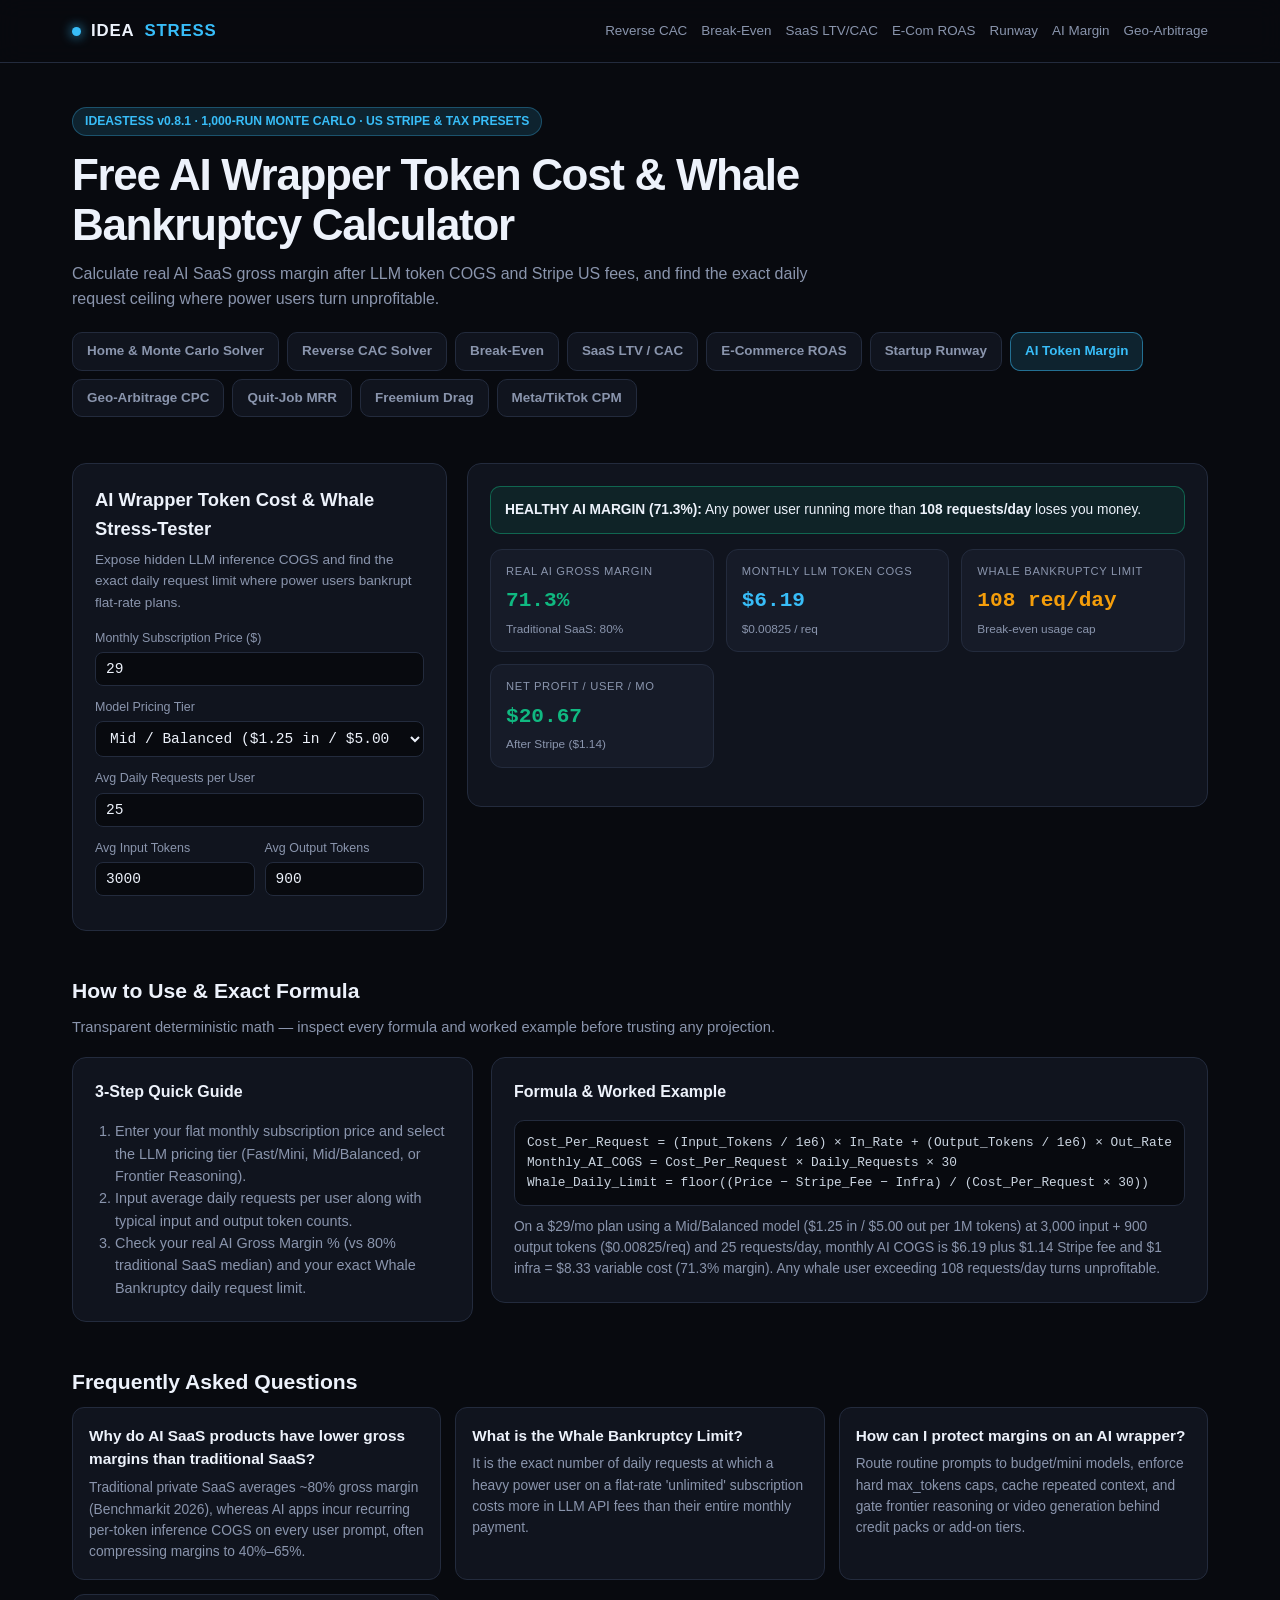
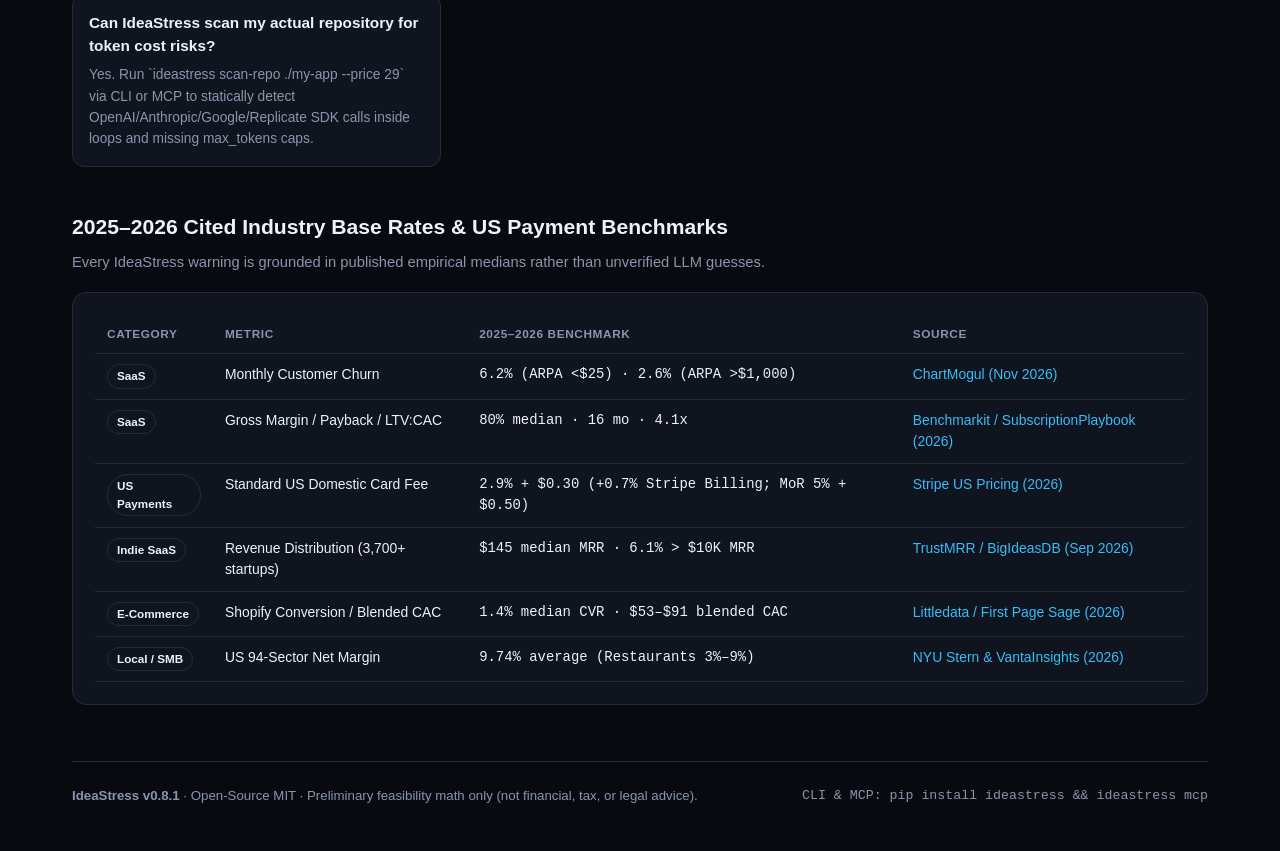
<file: web/ai-token-margin-calculator/index.html>
<!DOCTYPE html>
<html lang="en">
<head>
  <meta charset="UTF-8" />
  <meta name="viewport" content="width=device-width, initial-scale=1.0" />
  <title>Free AI Wrapper Token Cost & Whale Bankruptcy Calculator | IdeaStress</title>
  <meta name="description" content="Calculate real AI SaaS gross margin after LLM token COGS and Stripe US fees, and find the exact daily request ceiling where power users turn unprofitable." />
  <link rel="canonical" href="https://waterdolphinkiller.github.io/ideastress/ai-token-margin-calculator/" />
  <meta property="og:title" content="Free AI Wrapper Token Cost & Whale Bankruptcy Calculator | IdeaStress" />
  <meta property="og:description" content="Calculate real AI SaaS gross margin after LLM token COGS and Stripe US fees, and find the exact daily request ceiling where power users turn unprofitable." />
  <meta property="og:url" content="https://waterdolphinkiller.github.io/ideastress/ai-token-margin-calculator/" />
  <meta property="og:type" content="website" />
  <script type="application/ld+json">{
  "@context": "https://schema.org",
  "@graph": [
    {
      "@type": "WebApplication",
      "name": "Free AI Wrapper Token Cost & Whale Bankruptcy Calculator | IdeaStress",
      "url": "https://waterdolphinkiller.github.io/ideastress/ai-token-margin-calculator/",
      "applicationCategory": "BusinessApplication",
      "offers": {
        "@type": "Offer",
        "price": "0",
        "priceCurrency": "USD"
      },
      "description": "Calculate real AI SaaS gross margin after LLM token COGS and Stripe US fees, and find the exact daily request ceiling where power users turn unprofitable."
    },
    {
      "@type": "HowTo",
      "name": "How to use the AI Wrapper Token Cost & Whale Bankruptcy Calculator",
      "step": [
        {
          "@type": "HowToStep",
          "position": 1,
          "text": "Enter your flat monthly subscription price and select the LLM pricing tier (Fast/Mini, Mid/Balanced, or Frontier Reasoning)."
        },
        {
          "@type": "HowToStep",
          "position": 2,
          "text": "Input average daily requests per user along with typical input and output token counts."
        },
        {
          "@type": "HowToStep",
          "position": 3,
          "text": "Check your real AI Gross Margin % (vs 80% traditional SaaS median) and your exact Whale Bankruptcy daily request limit."
        }
      ]
    },
    {
      "@type": "FAQPage",
      "mainEntity": [
        {
          "@type": "Question",
          "name": "Why do AI SaaS products have lower gross margins than traditional SaaS?",
          "acceptedAnswer": {
            "@type": "Answer",
            "text": "Traditional private SaaS averages ~80% gross margin (Benchmarkit 2026), whereas AI apps incur recurring per-token inference COGS on every user prompt, often compressing margins to 40%\u201365%."
          }
        },
        {
          "@type": "Question",
          "name": "What is the Whale Bankruptcy Limit?",
          "acceptedAnswer": {
            "@type": "Answer",
            "text": "It is the exact number of daily requests at which a heavy power user on a flat-rate 'unlimited' subscription costs more in LLM API fees than their entire monthly payment."
          }
        },
        {
          "@type": "Question",
          "name": "How can I protect margins on an AI wrapper?",
          "acceptedAnswer": {
            "@type": "Answer",
            "text": "Route routine prompts to budget/mini models, enforce hard max_tokens caps, cache repeated context, and gate frontier reasoning or video generation behind credit packs or add-on tiers."
          }
        },
        {
          "@type": "Question",
          "name": "Can IdeaStress scan my actual repository for token cost risks?",
          "acceptedAnswer": {
            "@type": "Answer",
            "text": "Yes. Run `ideastress scan-repo ./my-app --price 29` via CLI or MCP to statically detect OpenAI/Anthropic/Google/Replicate SDK calls inside loops and missing max_tokens caps."
          }
        }
      ]
    }
  ]
}</script>
  <link rel="stylesheet" href="../assets/style.css" />
</head>
<body>
  <header>
    <div class="container nav-inner">
      <a class="logo" href="../index.html"><span class="dot"></span>IDEA<span>STRESS</span></a>
      <div class="nav-links">
        <a href="../reverse-cac-calculator/index.html">Reverse CAC</a>
        <a href="../break-even-calculator/index.html">Break-Even</a>
        <a href="../saas-ltv-cac-calculator/index.html">SaaS LTV/CAC</a>
        <a href="../ecommerce-roas-calculator/index.html">E-Com ROAS</a>
        <a href="../startup-runway-calculator/index.html">Runway</a>
        <a href="../ai-token-margin-calculator/index.html">AI Margin</a>
        <a href="../geo-arbitrage-cpc-scanner/index.html">Geo-Arbitrage</a>
      </div>
    </div>
  </header>
  <main class="container">
    <section class="hero">
      <div class="eyebrow">IDEASTESS v0.8.1 · 1,000-RUN MONTE CARLO · US STRIPE &amp; TAX PRESETS</div>
      <h1>Free AI Wrapper Token Cost & Whale Bankruptcy Calculator</h1>
      <p>Calculate real AI SaaS gross margin after LLM token COGS and Stripe US fees, and find the exact daily request ceiling where power users turn unprofitable.</p>
      <div class="route-bar"><a class="route-pill" href="../index.html">Home & Monte Carlo Solver</a><a class="route-pill" href="../reverse-cac-calculator/index.html">Reverse CAC Solver</a><a class="route-pill" href="../break-even-calculator/index.html">Break-Even</a><a class="route-pill" href="../saas-ltv-cac-calculator/index.html">SaaS LTV / CAC</a><a class="route-pill" href="../ecommerce-roas-calculator/index.html">E-Commerce ROAS</a><a class="route-pill" href="../startup-runway-calculator/index.html">Startup Runway</a><a class="route-pill active" href="../ai-token-margin-calculator/index.html">AI Token Margin</a><a class="route-pill" href="../geo-arbitrage-cpc-scanner/index.html">Geo-Arbitrage CPC</a><a class="route-pill" href="../quit-job-mrr-calculator/index.html">Quit-Job MRR</a><a class="route-pill" href="../freemium-economics-calculator/index.html">Freemium Drag</a><a class="route-pill" href="../meta-tiktok-cpm-calculator/index.html">Meta/TikTok CPM</a></div>
    </section>
    <script src="../assets/engine.js"></script>
    
<div id="tool-ai-margin" class="workspace">
  <div class="card">
    <h2>AI Wrapper Token Cost &amp; Whale Stress-Tester</h2>
    <p class="sub">Expose hidden LLM inference COGS and find the exact daily request limit where power users bankrupt flat-rate plans.</p>
    <div class="field"><label>Monthly Subscription Price ($)</label><input id="ai_price" type="number" value="29" step="1" /></div>
    <div class="field"><label>Model Pricing Tier</label><select id="ai_model"><option value="budget_fast">Fast / Mini ($0.15 in / $0.60 out per 1M)</option><option value="mid_balanced" selected>Mid / Balanced ($1.25 in / $5.00 out per 1M)</option><option value="frontier_reasoning">Frontier Reasoning ($3.00 in / $15.00 out per 1M)</option></select></div>
    <div class="field"><label>Avg Daily Requests per User</label><input id="ai_reqs" type="number" value="25" step="5" /></div>
    <div class="row-2">
      <div class="field"><label>Avg Input Tokens</label><input id="ai_in" type="number" value="3000" step="500" /></div>
      <div class="field"><label>Avg Output Tokens</label><input id="ai_out" type="number" value="900" step="100" /></div>
    </div>
  </div>
  <div class="card">
    <div id="ai_alert" class="alert-box"></div>
    <div class="kpi-grid" id="ai_kpis"></div>
  </div>
</div>
<script>window.addEventListener('DOMContentLoaded', () => window.initAiMarginTool());</script>

    
<section class="section">
  <h2>How to Use &amp; Exact Formula</h2>
  <p class="lead">Transparent deterministic math — inspect every formula and worked example before trusting any projection.</p>
  <div class="row-2" style="gap:18px;align-items:start;">
    <div class="card">
      <h3 style="margin-top:0;font-size:1rem;">3-Step Quick Guide</h3>
      <ol style="padding-left:20px;margin:8px 0 0;color:var(--muted);font-size:0.9rem;"><li>Enter your flat monthly subscription price and select the LLM pricing tier (Fast/Mini, Mid/Balanced, or Frontier Reasoning).</li><li>Input average daily requests per user along with typical input and output token counts.</li><li>Check your real AI Gross Margin % (vs 80% traditional SaaS median) and your exact Whale Bankruptcy daily request limit.</li></ol>
    </div>
    <div class="card">
      <h3 style="margin-top:0;font-size:1rem;">Formula &amp; Worked Example</h3>
      <pre class="mono" style="background:var(--bg);border:1px solid var(--border);border-radius:10px;padding:12px;overflow-x:auto;font-size:0.8rem;color:#cbd5e1;margin:0 0 10px;">Cost_Per_Request = (Input_Tokens / 1e6) × In_Rate + (Output_Tokens / 1e6) × Out_Rate
Monthly_AI_COGS = Cost_Per_Request × Daily_Requests × 30
Whale_Daily_Limit = floor((Price − Stripe_Fee − Infra) / (Cost_Per_Request × 30))</pre>
      <p style="margin:0;font-size:0.86rem;color:var(--muted);">On a $29/mo plan using a Mid/Balanced model ($1.25 in / $5.00 out per 1M tokens) at 3,000 input + 900 output tokens ($0.00825/req) and 25 requests/day, monthly AI COGS is $6.19 plus $1.14 Stripe fee and $1 infra = $8.33 variable cost (71.3% margin). Any whale user exceeding 108 requests/day turns unprofitable.</p>
    </div>
  </div>
</section>
<section class="section">
  <h2>Frequently Asked Questions</h2>
  <div class="faq-grid"><div class="faq-item"><h3>Why do AI SaaS products have lower gross margins than traditional SaaS?</h3><p>Traditional private SaaS averages ~80% gross margin (Benchmarkit 2026), whereas AI apps incur recurring per-token inference COGS on every user prompt, often compressing margins to 40%–65%.</p></div><div class="faq-item"><h3>What is the Whale Bankruptcy Limit?</h3><p>It is the exact number of daily requests at which a heavy power user on a flat-rate 'unlimited' subscription costs more in LLM API fees than their entire monthly payment.</p></div><div class="faq-item"><h3>How can I protect margins on an AI wrapper?</h3><p>Route routine prompts to budget/mini models, enforce hard max_tokens caps, cache repeated context, and gate frontier reasoning or video generation behind credit packs or add-on tiers.</p></div><div class="faq-item"><h3>Can IdeaStress scan my actual repository for token cost risks?</h3><p>Yes. Run `ideastress scan-repo ./my-app --price 29` via CLI or MCP to statically detect OpenAI/Anthropic/Google/Replicate SDK calls inside loops and missing max_tokens caps.</p></div></div>
</section>

    
<section class="section">
  <h2>2025–2026 Cited Industry Base Rates &amp; US Payment Benchmarks</h2>
  <p class="lead">Every IdeaStress warning is grounded in published empirical medians rather than unverified LLM guesses.</p>
  <div class="card" style="overflow-x:auto;">
    <table>
      <thead><tr><th>Category</th><th>Metric</th><th>2025–2026 Benchmark</th><th>Source</th></tr></thead>
      <tbody>
        <tr><td><span class="pill">SaaS</span></td><td>Monthly Customer Churn</td><td class="mono">6.2% (ARPA &lt;$25) · 2.6% (ARPA &gt;$1,000)</td><td><a href="https://chartmogul.com/benchmarks/" target="_blank" rel="noopener">ChartMogul (Nov 2026)</a></td></tr>
        <tr><td><span class="pill">SaaS</span></td><td>Gross Margin / Payback / LTV:CAC</td><td class="mono">80% median · 16 mo · 4.1x</td><td><a href="https://www.subscriptionplaybook.com/benchmarks/" target="_blank" rel="noopener">Benchmarkit / SubscriptionPlaybook (2026)</a></td></tr>
        <tr><td><span class="pill">US Payments</span></td><td>Standard US Domestic Card Fee</td><td class="mono">2.9% + $0.30 (+0.7% Stripe Billing; MoR 5% + $0.50)</td><td><a href="https://stripe.com/pricing" target="_blank" rel="noopener">Stripe US Pricing (2026)</a></td></tr>
        <tr><td><span class="pill">Indie SaaS</span></td><td>Revenue Distribution (3,700+ startups)</td><td class="mono">$145 median MRR · 6.1% &gt; $10K MRR</td><td><a href="https://bigideasdb.com/dimeadozen-alternative" target="_blank" rel="noopener">TrustMRR / BigIdeasDB (Sep 2026)</a></td></tr>
        <tr><td><span class="pill">E-Commerce</span></td><td>Shopify Conversion / Blended CAC</td><td class="mono">1.4% median CVR · $53–$91 blended CAC</td><td><a href="https://eulav.io/insights/average-ecommerce-conversion-rate/" target="_blank" rel="noopener">Littledata / First Page Sage (2026)</a></td></tr>
        <tr><td><span class="pill">Local / SMB</span></td><td>US 94-Sector Net Margin</td><td class="mono">9.74% average (Restaurants 3%–9%)</td><td><a href="https://christopholivierconsulting.com/profit-margin-by-industry/" target="_blank" rel="noopener">NYU Stern &amp; VantaInsights (2026)</a></td></tr>
      </tbody>
    </table>
  </div>
</section>

    <footer>
      <div><strong>IdeaStress v0.8.1</strong> · Open-Source MIT · Preliminary feasibility math only (not financial, tax, or legal advice).</div>
      <div class="mono">CLI &amp; MCP: pip install ideastress &amp;&amp; ideastress mcp</div>
    </footer>
  </main>
  <div class="toast" id="toast"></div>
</body>
</html>
</file>
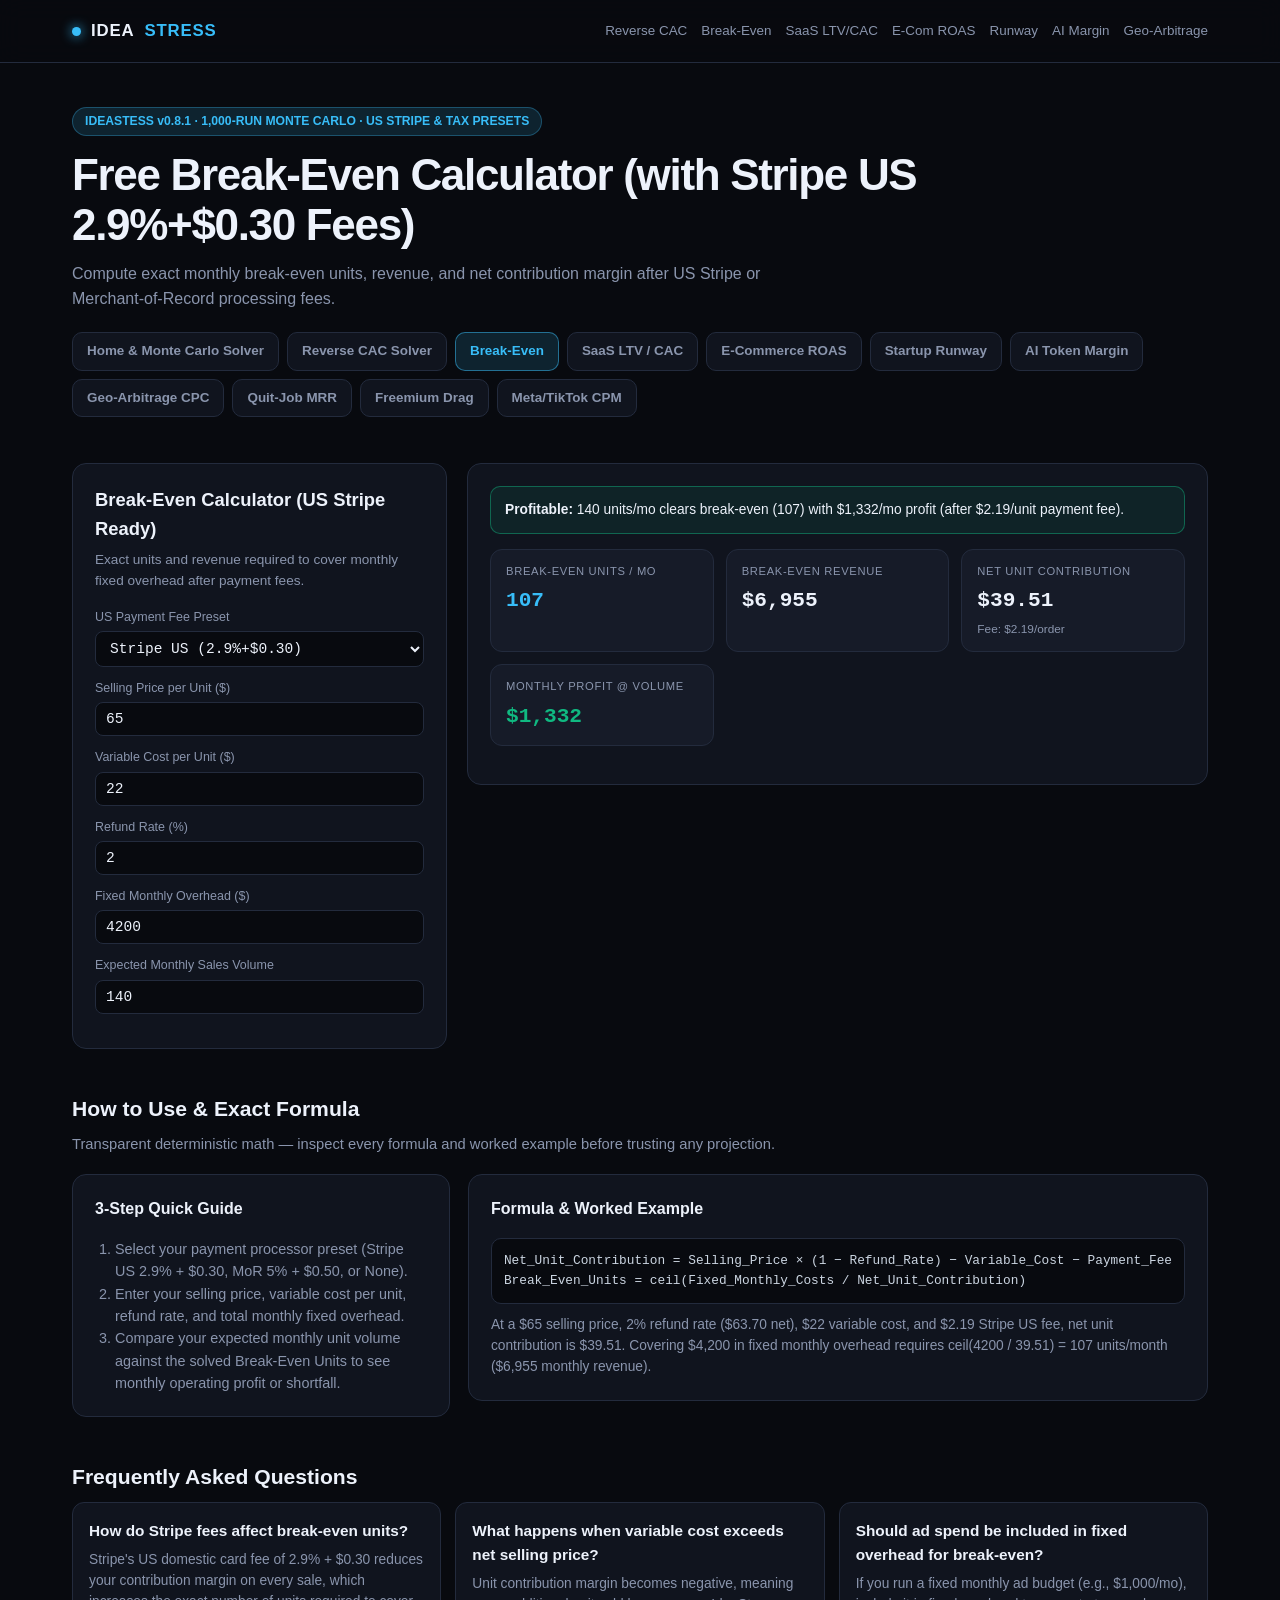
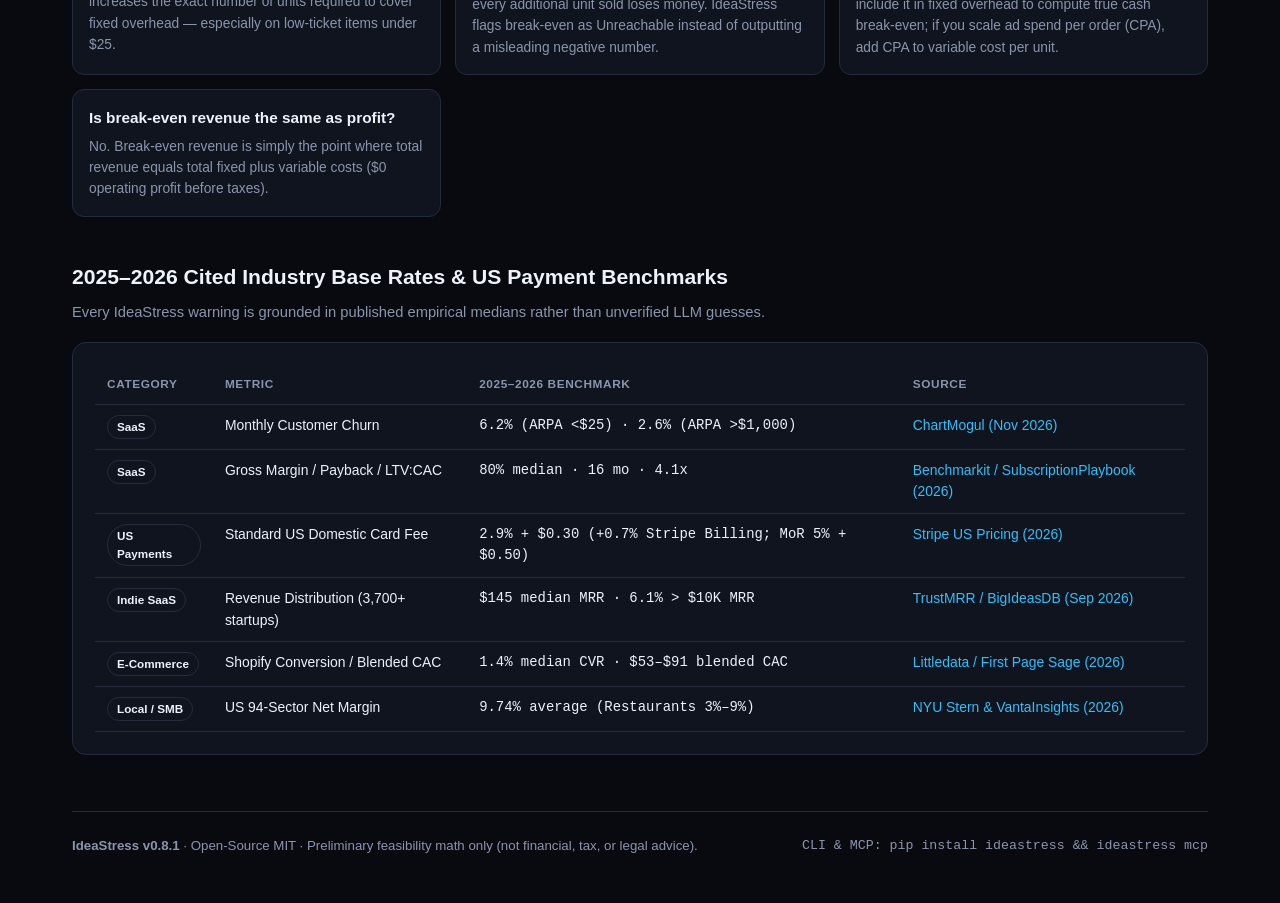
<file: web/break-even-calculator/index.html>
<!DOCTYPE html>
<html lang="en">
<head>
  <meta charset="UTF-8" />
  <meta name="viewport" content="width=device-width, initial-scale=1.0" />
  <title>Free Break-Even Calculator (with Stripe US 2.9%+$0.30 Fees) | IdeaStress</title>
  <meta name="description" content="Compute exact monthly break-even units, revenue, and net contribution margin after US Stripe or Merchant-of-Record processing fees." />
  <link rel="canonical" href="https://waterdolphinkiller.github.io/ideastress/break-even-calculator/" />
  <meta property="og:title" content="Free Break-Even Calculator (with Stripe US 2.9%+$0.30 Fees) | IdeaStress" />
  <meta property="og:description" content="Compute exact monthly break-even units, revenue, and net contribution margin after US Stripe or Merchant-of-Record processing fees." />
  <meta property="og:url" content="https://waterdolphinkiller.github.io/ideastress/break-even-calculator/" />
  <meta property="og:type" content="website" />
  <script type="application/ld+json">{
  "@context": "https://schema.org",
  "@graph": [
    {
      "@type": "WebApplication",
      "name": "Free Break-Even Calculator (with Stripe US 2.9%+$0.30 Fees) | IdeaStress",
      "url": "https://waterdolphinkiller.github.io/ideastress/break-even-calculator/",
      "applicationCategory": "BusinessApplication",
      "offers": {
        "@type": "Offer",
        "price": "0",
        "priceCurrency": "USD"
      },
      "description": "Compute exact monthly break-even units, revenue, and net contribution margin after US Stripe or Merchant-of-Record processing fees."
    },
    {
      "@type": "HowTo",
      "name": "How to use the Break-Even Calculator (with US Stripe & MoR Fees)",
      "step": [
        {
          "@type": "HowToStep",
          "position": 1,
          "text": "Select your payment processor preset (Stripe US 2.9% + $0.30, MoR 5% + $0.50, or None)."
        },
        {
          "@type": "HowToStep",
          "position": 2,
          "text": "Enter your selling price, variable cost per unit, refund rate, and total monthly fixed overhead."
        },
        {
          "@type": "HowToStep",
          "position": 3,
          "text": "Compare your expected monthly unit volume against the solved Break-Even Units to see monthly operating profit or shortfall."
        }
      ]
    },
    {
      "@type": "FAQPage",
      "mainEntity": [
        {
          "@type": "Question",
          "name": "How do Stripe fees affect break-even units?",
          "acceptedAnswer": {
            "@type": "Answer",
            "text": "Stripe's US domestic card fee of 2.9% + $0.30 reduces your contribution margin on every sale, which increases the exact number of units required to cover fixed overhead \u2014 especially on low-ticket items under $25."
          }
        },
        {
          "@type": "Question",
          "name": "What happens when variable cost exceeds net selling price?",
          "acceptedAnswer": {
            "@type": "Answer",
            "text": "Unit contribution margin becomes negative, meaning every additional unit sold loses money. IdeaStress flags break-even as Unreachable instead of outputting a misleading negative number."
          }
        },
        {
          "@type": "Question",
          "name": "Should ad spend be included in fixed overhead for break-even?",
          "acceptedAnswer": {
            "@type": "Answer",
            "text": "If you run a fixed monthly ad budget (e.g., $1,000/mo), include it in fixed overhead to compute true cash break-even; if you scale ad spend per order (CPA), add CPA to variable cost per unit."
          }
        },
        {
          "@type": "Question",
          "name": "Is break-even revenue the same as profit?",
          "acceptedAnswer": {
            "@type": "Answer",
            "text": "No. Break-even revenue is simply the point where total revenue equals total fixed plus variable costs ($0 operating profit before taxes)."
          }
        }
      ]
    }
  ]
}</script>
  <link rel="stylesheet" href="../assets/style.css" />
</head>
<body>
  <header>
    <div class="container nav-inner">
      <a class="logo" href="../index.html"><span class="dot"></span>IDEA<span>STRESS</span></a>
      <div class="nav-links">
        <a href="../reverse-cac-calculator/index.html">Reverse CAC</a>
        <a href="../break-even-calculator/index.html">Break-Even</a>
        <a href="../saas-ltv-cac-calculator/index.html">SaaS LTV/CAC</a>
        <a href="../ecommerce-roas-calculator/index.html">E-Com ROAS</a>
        <a href="../startup-runway-calculator/index.html">Runway</a>
        <a href="../ai-token-margin-calculator/index.html">AI Margin</a>
        <a href="../geo-arbitrage-cpc-scanner/index.html">Geo-Arbitrage</a>
      </div>
    </div>
  </header>
  <main class="container">
    <section class="hero">
      <div class="eyebrow">IDEASTESS v0.8.1 · 1,000-RUN MONTE CARLO · US STRIPE &amp; TAX PRESETS</div>
      <h1>Free Break-Even Calculator (with Stripe US 2.9%+$0.30 Fees)</h1>
      <p>Compute exact monthly break-even units, revenue, and net contribution margin after US Stripe or Merchant-of-Record processing fees.</p>
      <div class="route-bar"><a class="route-pill" href="../index.html">Home & Monte Carlo Solver</a><a class="route-pill" href="../reverse-cac-calculator/index.html">Reverse CAC Solver</a><a class="route-pill active" href="../break-even-calculator/index.html">Break-Even</a><a class="route-pill" href="../saas-ltv-cac-calculator/index.html">SaaS LTV / CAC</a><a class="route-pill" href="../ecommerce-roas-calculator/index.html">E-Commerce ROAS</a><a class="route-pill" href="../startup-runway-calculator/index.html">Startup Runway</a><a class="route-pill" href="../ai-token-margin-calculator/index.html">AI Token Margin</a><a class="route-pill" href="../geo-arbitrage-cpc-scanner/index.html">Geo-Arbitrage CPC</a><a class="route-pill" href="../quit-job-mrr-calculator/index.html">Quit-Job MRR</a><a class="route-pill" href="../freemium-economics-calculator/index.html">Freemium Drag</a><a class="route-pill" href="../meta-tiktok-cpm-calculator/index.html">Meta/TikTok CPM</a></div>
    </section>
    <script src="../assets/engine.js"></script>
    
<div id="tool-breakeven" class="workspace">
  <div class="card">
    <h2>Break-Even Calculator (US Stripe Ready)</h2>
    <p class="sub">Exact units and revenue required to cover monthly fixed overhead after payment fees.</p>
    <div class="field"><label>US Payment Fee Preset</label><select id="be_proc"><option value="stripe_us" selected>Stripe US (2.9%+$0.30)</option><option value="mor_paddle">MoR Paddle/LS (5%+$0.50)</option><option value="none">None (0%)</option></select></div>
    <div class="field"><label>Selling Price per Unit ($)</label><input id="be_price" type="number" value="65" /></div>
    <div class="field"><label>Variable Cost per Unit ($)</label><input id="be_var" type="number" value="22" /></div>
    <div class="field"><label>Refund Rate (%)</label><input id="be_ref" type="number" value="2" step="0.5" /></div>
    <div class="field"><label>Fixed Monthly Overhead ($)</label><input id="be_fixed" type="number" value="4200" step="100" /></div>
    <div class="field"><label>Expected Monthly Sales Volume</label><input id="be_vol" type="number" value="140" /></div>
  </div>
  <div class="card">
    <div id="be_alert" class="alert-box"></div>
    <div class="kpi-grid" id="be_kpis"></div>
  </div>
</div>
<script>window.addEventListener('DOMContentLoaded', () => window.initBreakEvenTool());</script>

    
<section class="section">
  <h2>How to Use &amp; Exact Formula</h2>
  <p class="lead">Transparent deterministic math — inspect every formula and worked example before trusting any projection.</p>
  <div class="row-2" style="gap:18px;align-items:start;">
    <div class="card">
      <h3 style="margin-top:0;font-size:1rem;">3-Step Quick Guide</h3>
      <ol style="padding-left:20px;margin:8px 0 0;color:var(--muted);font-size:0.9rem;"><li>Select your payment processor preset (Stripe US 2.9% + $0.30, MoR 5% + $0.50, or None).</li><li>Enter your selling price, variable cost per unit, refund rate, and total monthly fixed overhead.</li><li>Compare your expected monthly unit volume against the solved Break-Even Units to see monthly operating profit or shortfall.</li></ol>
    </div>
    <div class="card">
      <h3 style="margin-top:0;font-size:1rem;">Formula &amp; Worked Example</h3>
      <pre class="mono" style="background:var(--bg);border:1px solid var(--border);border-radius:10px;padding:12px;overflow-x:auto;font-size:0.8rem;color:#cbd5e1;margin:0 0 10px;">Net_Unit_Contribution = Selling_Price × (1 − Refund_Rate) − Variable_Cost − Payment_Fee
Break_Even_Units = ceil(Fixed_Monthly_Costs / Net_Unit_Contribution)</pre>
      <p style="margin:0;font-size:0.86rem;color:var(--muted);">At a $65 selling price, 2% refund rate ($63.70 net), $22 variable cost, and $2.19 Stripe US fee, net unit contribution is $39.51. Covering $4,200 in fixed monthly overhead requires ceil(4200 / 39.51) = 107 units/month ($6,955 monthly revenue).</p>
    </div>
  </div>
</section>
<section class="section">
  <h2>Frequently Asked Questions</h2>
  <div class="faq-grid"><div class="faq-item"><h3>How do Stripe fees affect break-even units?</h3><p>Stripe's US domestic card fee of 2.9% + $0.30 reduces your contribution margin on every sale, which increases the exact number of units required to cover fixed overhead — especially on low-ticket items under $25.</p></div><div class="faq-item"><h3>What happens when variable cost exceeds net selling price?</h3><p>Unit contribution margin becomes negative, meaning every additional unit sold loses money. IdeaStress flags break-even as Unreachable instead of outputting a misleading negative number.</p></div><div class="faq-item"><h3>Should ad spend be included in fixed overhead for break-even?</h3><p>If you run a fixed monthly ad budget (e.g., $1,000/mo), include it in fixed overhead to compute true cash break-even; if you scale ad spend per order (CPA), add CPA to variable cost per unit.</p></div><div class="faq-item"><h3>Is break-even revenue the same as profit?</h3><p>No. Break-even revenue is simply the point where total revenue equals total fixed plus variable costs ($0 operating profit before taxes).</p></div></div>
</section>

    
<section class="section">
  <h2>2025–2026 Cited Industry Base Rates &amp; US Payment Benchmarks</h2>
  <p class="lead">Every IdeaStress warning is grounded in published empirical medians rather than unverified LLM guesses.</p>
  <div class="card" style="overflow-x:auto;">
    <table>
      <thead><tr><th>Category</th><th>Metric</th><th>2025–2026 Benchmark</th><th>Source</th></tr></thead>
      <tbody>
        <tr><td><span class="pill">SaaS</span></td><td>Monthly Customer Churn</td><td class="mono">6.2% (ARPA &lt;$25) · 2.6% (ARPA &gt;$1,000)</td><td><a href="https://chartmogul.com/benchmarks/" target="_blank" rel="noopener">ChartMogul (Nov 2026)</a></td></tr>
        <tr><td><span class="pill">SaaS</span></td><td>Gross Margin / Payback / LTV:CAC</td><td class="mono">80% median · 16 mo · 4.1x</td><td><a href="https://www.subscriptionplaybook.com/benchmarks/" target="_blank" rel="noopener">Benchmarkit / SubscriptionPlaybook (2026)</a></td></tr>
        <tr><td><span class="pill">US Payments</span></td><td>Standard US Domestic Card Fee</td><td class="mono">2.9% + $0.30 (+0.7% Stripe Billing; MoR 5% + $0.50)</td><td><a href="https://stripe.com/pricing" target="_blank" rel="noopener">Stripe US Pricing (2026)</a></td></tr>
        <tr><td><span class="pill">Indie SaaS</span></td><td>Revenue Distribution (3,700+ startups)</td><td class="mono">$145 median MRR · 6.1% &gt; $10K MRR</td><td><a href="https://bigideasdb.com/dimeadozen-alternative" target="_blank" rel="noopener">TrustMRR / BigIdeasDB (Sep 2026)</a></td></tr>
        <tr><td><span class="pill">E-Commerce</span></td><td>Shopify Conversion / Blended CAC</td><td class="mono">1.4% median CVR · $53–$91 blended CAC</td><td><a href="https://eulav.io/insights/average-ecommerce-conversion-rate/" target="_blank" rel="noopener">Littledata / First Page Sage (2026)</a></td></tr>
        <tr><td><span class="pill">Local / SMB</span></td><td>US 94-Sector Net Margin</td><td class="mono">9.74% average (Restaurants 3%–9%)</td><td><a href="https://christopholivierconsulting.com/profit-margin-by-industry/" target="_blank" rel="noopener">NYU Stern &amp; VantaInsights (2026)</a></td></tr>
      </tbody>
    </table>
  </div>
</section>

    <footer>
      <div><strong>IdeaStress v0.8.1</strong> · Open-Source MIT · Preliminary feasibility math only (not financial, tax, or legal advice).</div>
      <div class="mono">CLI &amp; MCP: pip install ideastress &amp;&amp; ideastress mcp</div>
    </footer>
  </main>
  <div class="toast" id="toast"></div>
</body>
</html>
</file>
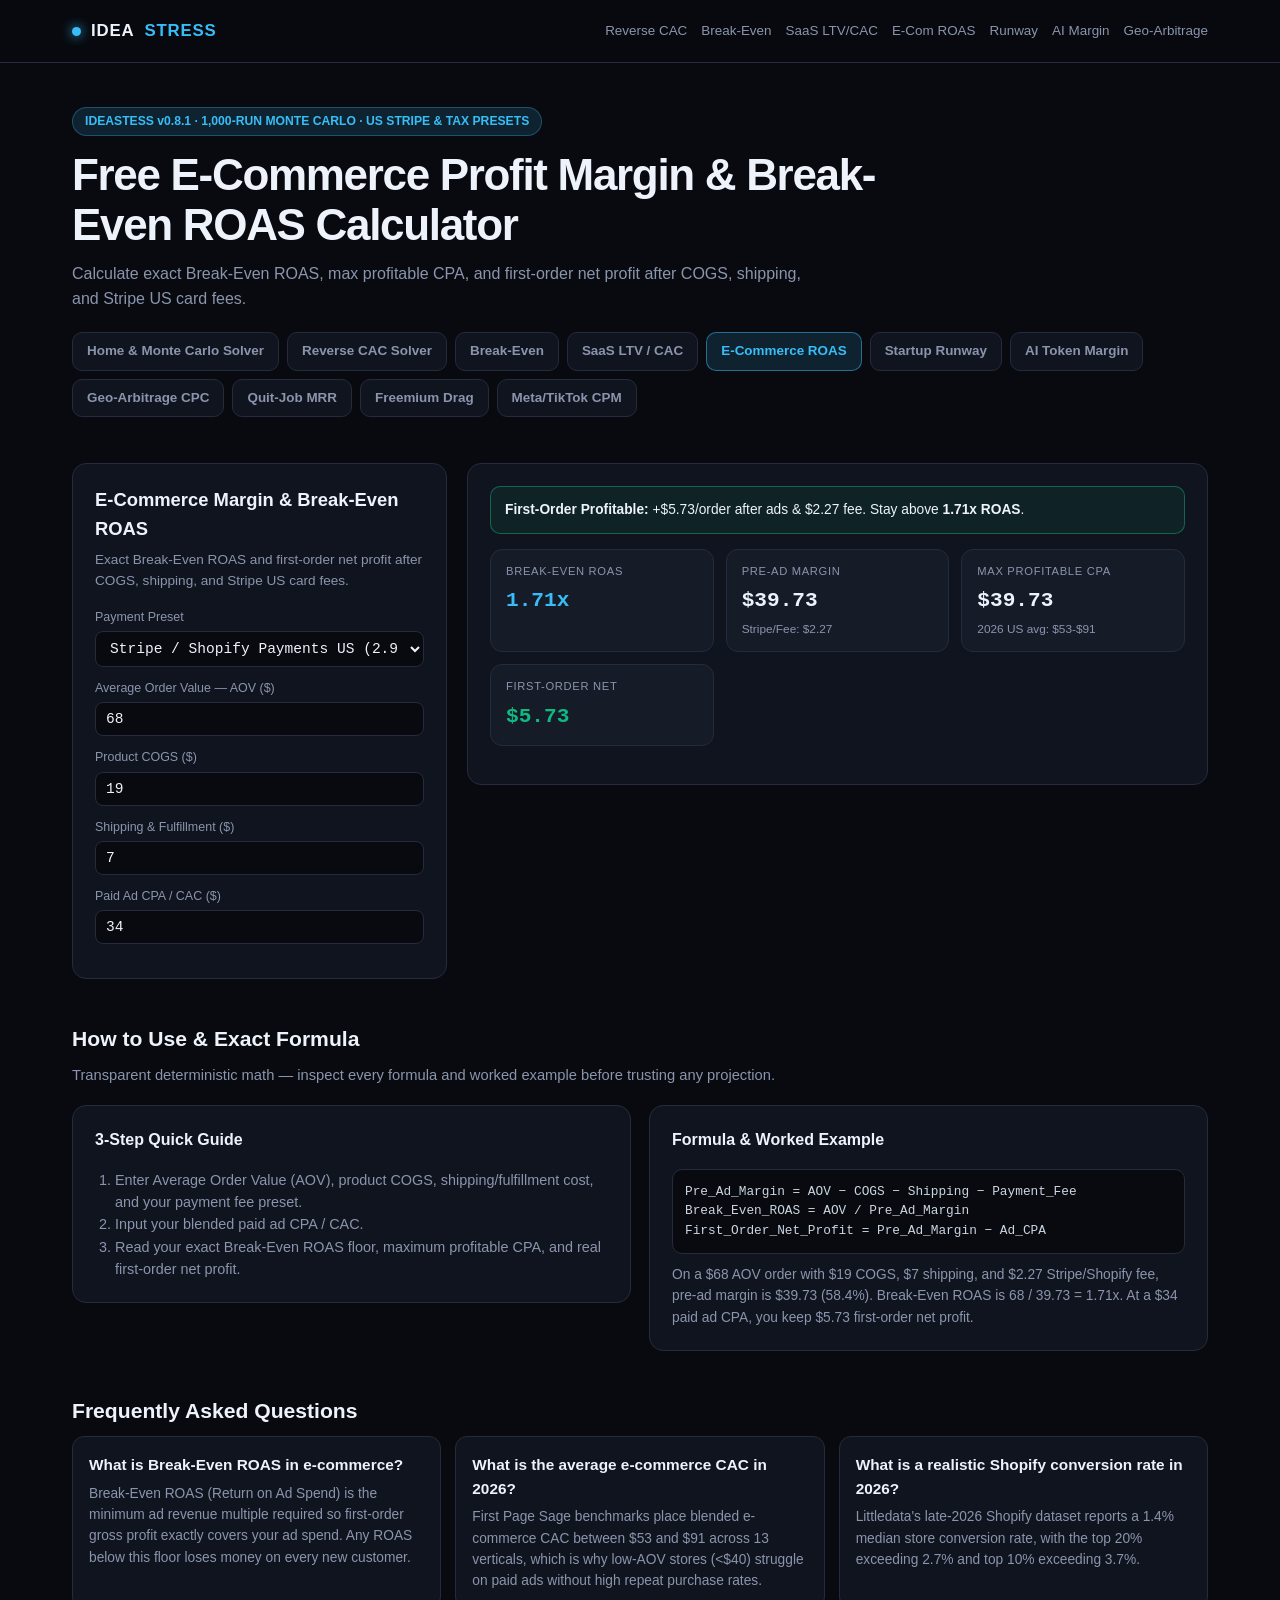
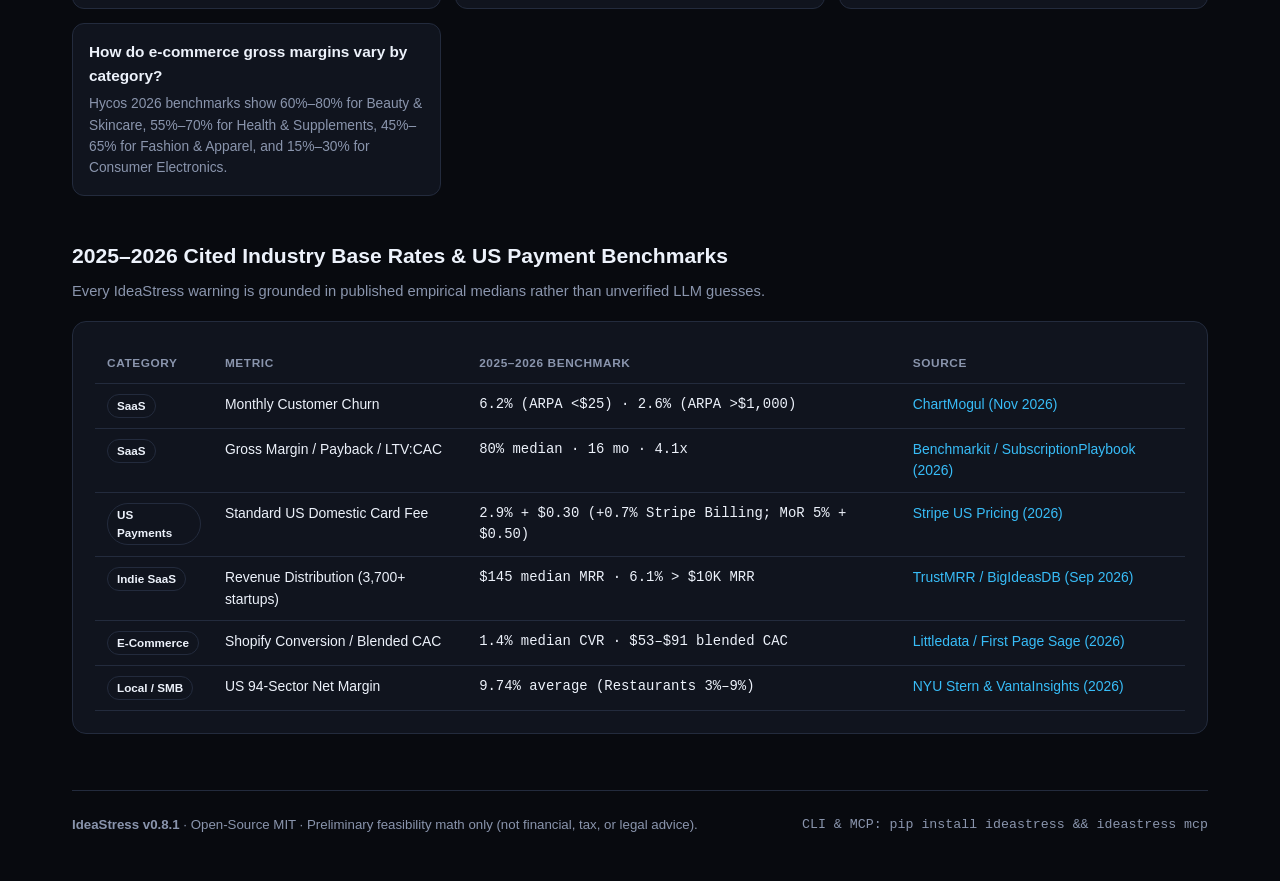
<file: web/ecommerce-roas-calculator/index.html>
<!DOCTYPE html>
<html lang="en">
<head>
  <meta charset="UTF-8" />
  <meta name="viewport" content="width=device-width, initial-scale=1.0" />
  <title>Free E-Commerce Profit Margin & Break-Even ROAS Calculator | IdeaStress</title>
  <meta name="description" content="Calculate exact Break-Even ROAS, max profitable CPA, and first-order net profit after COGS, shipping, and Stripe US card fees." />
  <link rel="canonical" href="https://waterdolphinkiller.github.io/ideastress/ecommerce-roas-calculator/" />
  <meta property="og:title" content="Free E-Commerce Profit Margin & Break-Even ROAS Calculator | IdeaStress" />
  <meta property="og:description" content="Calculate exact Break-Even ROAS, max profitable CPA, and first-order net profit after COGS, shipping, and Stripe US card fees." />
  <meta property="og:url" content="https://waterdolphinkiller.github.io/ideastress/ecommerce-roas-calculator/" />
  <meta property="og:type" content="website" />
  <script type="application/ld+json">{
  "@context": "https://schema.org",
  "@graph": [
    {
      "@type": "WebApplication",
      "name": "Free E-Commerce Profit Margin & Break-Even ROAS Calculator | IdeaStress",
      "url": "https://waterdolphinkiller.github.io/ideastress/ecommerce-roas-calculator/",
      "applicationCategory": "BusinessApplication",
      "offers": {
        "@type": "Offer",
        "price": "0",
        "priceCurrency": "USD"
      },
      "description": "Calculate exact Break-Even ROAS, max profitable CPA, and first-order net profit after COGS, shipping, and Stripe US card fees."
    },
    {
      "@type": "HowTo",
      "name": "How to use the E-Commerce Profit Margin & Break-Even ROAS Calculator",
      "step": [
        {
          "@type": "HowToStep",
          "position": 1,
          "text": "Enter Average Order Value (AOV), product COGS, shipping/fulfillment cost, and your payment fee preset."
        },
        {
          "@type": "HowToStep",
          "position": 2,
          "text": "Input your blended paid ad CPA / CAC."
        },
        {
          "@type": "HowToStep",
          "position": 3,
          "text": "Read your exact Break-Even ROAS floor, maximum profitable CPA, and real first-order net profit."
        }
      ]
    },
    {
      "@type": "FAQPage",
      "mainEntity": [
        {
          "@type": "Question",
          "name": "What is Break-Even ROAS in e-commerce?",
          "acceptedAnswer": {
            "@type": "Answer",
            "text": "Break-Even ROAS (Return on Ad Spend) is the minimum ad revenue multiple required so first-order gross profit exactly covers your ad spend. Any ROAS below this floor loses money on every new customer."
          }
        },
        {
          "@type": "Question",
          "name": "What is the average e-commerce CAC in 2026?",
          "acceptedAnswer": {
            "@type": "Answer",
            "text": "First Page Sage benchmarks place blended e-commerce CAC between $53 and $91 across 13 verticals, which is why low-AOV stores (<$40) struggle on paid ads without high repeat purchase rates."
          }
        },
        {
          "@type": "Question",
          "name": "What is a realistic Shopify conversion rate in 2026?",
          "acceptedAnswer": {
            "@type": "Answer",
            "text": "Littledata's late-2026 Shopify dataset reports a 1.4% median store conversion rate, with the top 20% exceeding 2.7% and top 10% exceeding 3.7%."
          }
        },
        {
          "@type": "Question",
          "name": "How do e-commerce gross margins vary by category?",
          "acceptedAnswer": {
            "@type": "Answer",
            "text": "Hycos 2026 benchmarks show 60%\u201380% for Beauty & Skincare, 55%\u201370% for Health & Supplements, 45%\u201365% for Fashion & Apparel, and 15%\u201330% for Consumer Electronics."
          }
        }
      ]
    }
  ]
}</script>
  <link rel="stylesheet" href="../assets/style.css" />
</head>
<body>
  <header>
    <div class="container nav-inner">
      <a class="logo" href="../index.html"><span class="dot"></span>IDEA<span>STRESS</span></a>
      <div class="nav-links">
        <a href="../reverse-cac-calculator/index.html">Reverse CAC</a>
        <a href="../break-even-calculator/index.html">Break-Even</a>
        <a href="../saas-ltv-cac-calculator/index.html">SaaS LTV/CAC</a>
        <a href="../ecommerce-roas-calculator/index.html">E-Com ROAS</a>
        <a href="../startup-runway-calculator/index.html">Runway</a>
        <a href="../ai-token-margin-calculator/index.html">AI Margin</a>
        <a href="../geo-arbitrage-cpc-scanner/index.html">Geo-Arbitrage</a>
      </div>
    </div>
  </header>
  <main class="container">
    <section class="hero">
      <div class="eyebrow">IDEASTESS v0.8.1 · 1,000-RUN MONTE CARLO · US STRIPE &amp; TAX PRESETS</div>
      <h1>Free E-Commerce Profit Margin & Break-Even ROAS Calculator</h1>
      <p>Calculate exact Break-Even ROAS, max profitable CPA, and first-order net profit after COGS, shipping, and Stripe US card fees.</p>
      <div class="route-bar"><a class="route-pill" href="../index.html">Home & Monte Carlo Solver</a><a class="route-pill" href="../reverse-cac-calculator/index.html">Reverse CAC Solver</a><a class="route-pill" href="../break-even-calculator/index.html">Break-Even</a><a class="route-pill" href="../saas-ltv-cac-calculator/index.html">SaaS LTV / CAC</a><a class="route-pill active" href="../ecommerce-roas-calculator/index.html">E-Commerce ROAS</a><a class="route-pill" href="../startup-runway-calculator/index.html">Startup Runway</a><a class="route-pill" href="../ai-token-margin-calculator/index.html">AI Token Margin</a><a class="route-pill" href="../geo-arbitrage-cpc-scanner/index.html">Geo-Arbitrage CPC</a><a class="route-pill" href="../quit-job-mrr-calculator/index.html">Quit-Job MRR</a><a class="route-pill" href="../freemium-economics-calculator/index.html">Freemium Drag</a><a class="route-pill" href="../meta-tiktok-cpm-calculator/index.html">Meta/TikTok CPM</a></div>
    </section>
    <script src="../assets/engine.js"></script>
    
<div id="tool-ecom" class="workspace">
  <div class="card">
    <h2>E-Commerce Margin &amp; Break-Even ROAS</h2>
    <p class="sub">Exact Break-Even ROAS and first-order net profit after COGS, shipping, and Stripe US card fees.</p>
    <div class="field"><label>Payment Preset</label><select id="e_proc"><option value="stripe_us" selected>Stripe / Shopify Payments US (2.9%+$0.30)</option><option value="none">None (0%)</option></select></div>
    <div class="field"><label>Average Order Value — AOV ($)</label><input id="e_aov" type="number" value="68" /></div>
    <div class="field"><label>Product COGS ($)</label><input id="e_cogs" type="number" value="19" /></div>
    <div class="field"><label>Shipping &amp; Fulfillment ($)</label><input id="e_ship" type="number" value="7" /></div>
    <div class="field"><label>Paid Ad CPA / CAC ($)</label><input id="e_cpa" type="number" value="34" /></div>
  </div>
  <div class="card">
    <div id="e_alert" class="alert-box"></div>
    <div class="kpi-grid" id="e_kpis"></div>
  </div>
</div>
<script>window.addEventListener('DOMContentLoaded', () => window.initEcomTool());</script>

    
<section class="section">
  <h2>How to Use &amp; Exact Formula</h2>
  <p class="lead">Transparent deterministic math — inspect every formula and worked example before trusting any projection.</p>
  <div class="row-2" style="gap:18px;align-items:start;">
    <div class="card">
      <h3 style="margin-top:0;font-size:1rem;">3-Step Quick Guide</h3>
      <ol style="padding-left:20px;margin:8px 0 0;color:var(--muted);font-size:0.9rem;"><li>Enter Average Order Value (AOV), product COGS, shipping/fulfillment cost, and your payment fee preset.</li><li>Input your blended paid ad CPA / CAC.</li><li>Read your exact Break-Even ROAS floor, maximum profitable CPA, and real first-order net profit.</li></ol>
    </div>
    <div class="card">
      <h3 style="margin-top:0;font-size:1rem;">Formula &amp; Worked Example</h3>
      <pre class="mono" style="background:var(--bg);border:1px solid var(--border);border-radius:10px;padding:12px;overflow-x:auto;font-size:0.8rem;color:#cbd5e1;margin:0 0 10px;">Pre_Ad_Margin = AOV − COGS − Shipping − Payment_Fee
Break_Even_ROAS = AOV / Pre_Ad_Margin
First_Order_Net_Profit = Pre_Ad_Margin − Ad_CPA</pre>
      <p style="margin:0;font-size:0.86rem;color:var(--muted);">On a $68 AOV order with $19 COGS, $7 shipping, and $2.27 Stripe/Shopify fee, pre-ad margin is $39.73 (58.4%). Break-Even ROAS is 68 / 39.73 = 1.71x. At a $34 paid ad CPA, you keep $5.73 first-order net profit.</p>
    </div>
  </div>
</section>
<section class="section">
  <h2>Frequently Asked Questions</h2>
  <div class="faq-grid"><div class="faq-item"><h3>What is Break-Even ROAS in e-commerce?</h3><p>Break-Even ROAS (Return on Ad Spend) is the minimum ad revenue multiple required so first-order gross profit exactly covers your ad spend. Any ROAS below this floor loses money on every new customer.</p></div><div class="faq-item"><h3>What is the average e-commerce CAC in 2026?</h3><p>First Page Sage benchmarks place blended e-commerce CAC between $53 and $91 across 13 verticals, which is why low-AOV stores (<$40) struggle on paid ads without high repeat purchase rates.</p></div><div class="faq-item"><h3>What is a realistic Shopify conversion rate in 2026?</h3><p>Littledata's late-2026 Shopify dataset reports a 1.4% median store conversion rate, with the top 20% exceeding 2.7% and top 10% exceeding 3.7%.</p></div><div class="faq-item"><h3>How do e-commerce gross margins vary by category?</h3><p>Hycos 2026 benchmarks show 60%–80% for Beauty & Skincare, 55%–70% for Health & Supplements, 45%–65% for Fashion & Apparel, and 15%–30% for Consumer Electronics.</p></div></div>
</section>

    
<section class="section">
  <h2>2025–2026 Cited Industry Base Rates &amp; US Payment Benchmarks</h2>
  <p class="lead">Every IdeaStress warning is grounded in published empirical medians rather than unverified LLM guesses.</p>
  <div class="card" style="overflow-x:auto;">
    <table>
      <thead><tr><th>Category</th><th>Metric</th><th>2025–2026 Benchmark</th><th>Source</th></tr></thead>
      <tbody>
        <tr><td><span class="pill">SaaS</span></td><td>Monthly Customer Churn</td><td class="mono">6.2% (ARPA &lt;$25) · 2.6% (ARPA &gt;$1,000)</td><td><a href="https://chartmogul.com/benchmarks/" target="_blank" rel="noopener">ChartMogul (Nov 2026)</a></td></tr>
        <tr><td><span class="pill">SaaS</span></td><td>Gross Margin / Payback / LTV:CAC</td><td class="mono">80% median · 16 mo · 4.1x</td><td><a href="https://www.subscriptionplaybook.com/benchmarks/" target="_blank" rel="noopener">Benchmarkit / SubscriptionPlaybook (2026)</a></td></tr>
        <tr><td><span class="pill">US Payments</span></td><td>Standard US Domestic Card Fee</td><td class="mono">2.9% + $0.30 (+0.7% Stripe Billing; MoR 5% + $0.50)</td><td><a href="https://stripe.com/pricing" target="_blank" rel="noopener">Stripe US Pricing (2026)</a></td></tr>
        <tr><td><span class="pill">Indie SaaS</span></td><td>Revenue Distribution (3,700+ startups)</td><td class="mono">$145 median MRR · 6.1% &gt; $10K MRR</td><td><a href="https://bigideasdb.com/dimeadozen-alternative" target="_blank" rel="noopener">TrustMRR / BigIdeasDB (Sep 2026)</a></td></tr>
        <tr><td><span class="pill">E-Commerce</span></td><td>Shopify Conversion / Blended CAC</td><td class="mono">1.4% median CVR · $53–$91 blended CAC</td><td><a href="https://eulav.io/insights/average-ecommerce-conversion-rate/" target="_blank" rel="noopener">Littledata / First Page Sage (2026)</a></td></tr>
        <tr><td><span class="pill">Local / SMB</span></td><td>US 94-Sector Net Margin</td><td class="mono">9.74% average (Restaurants 3%–9%)</td><td><a href="https://christopholivierconsulting.com/profit-margin-by-industry/" target="_blank" rel="noopener">NYU Stern &amp; VantaInsights (2026)</a></td></tr>
      </tbody>
    </table>
  </div>
</section>

    <footer>
      <div><strong>IdeaStress v0.8.1</strong> · Open-Source MIT · Preliminary feasibility math only (not financial, tax, or legal advice).</div>
      <div class="mono">CLI &amp; MCP: pip install ideastress &amp;&amp; ideastress mcp</div>
    </footer>
  </main>
  <div class="toast" id="toast"></div>
</body>
</html>
</file>
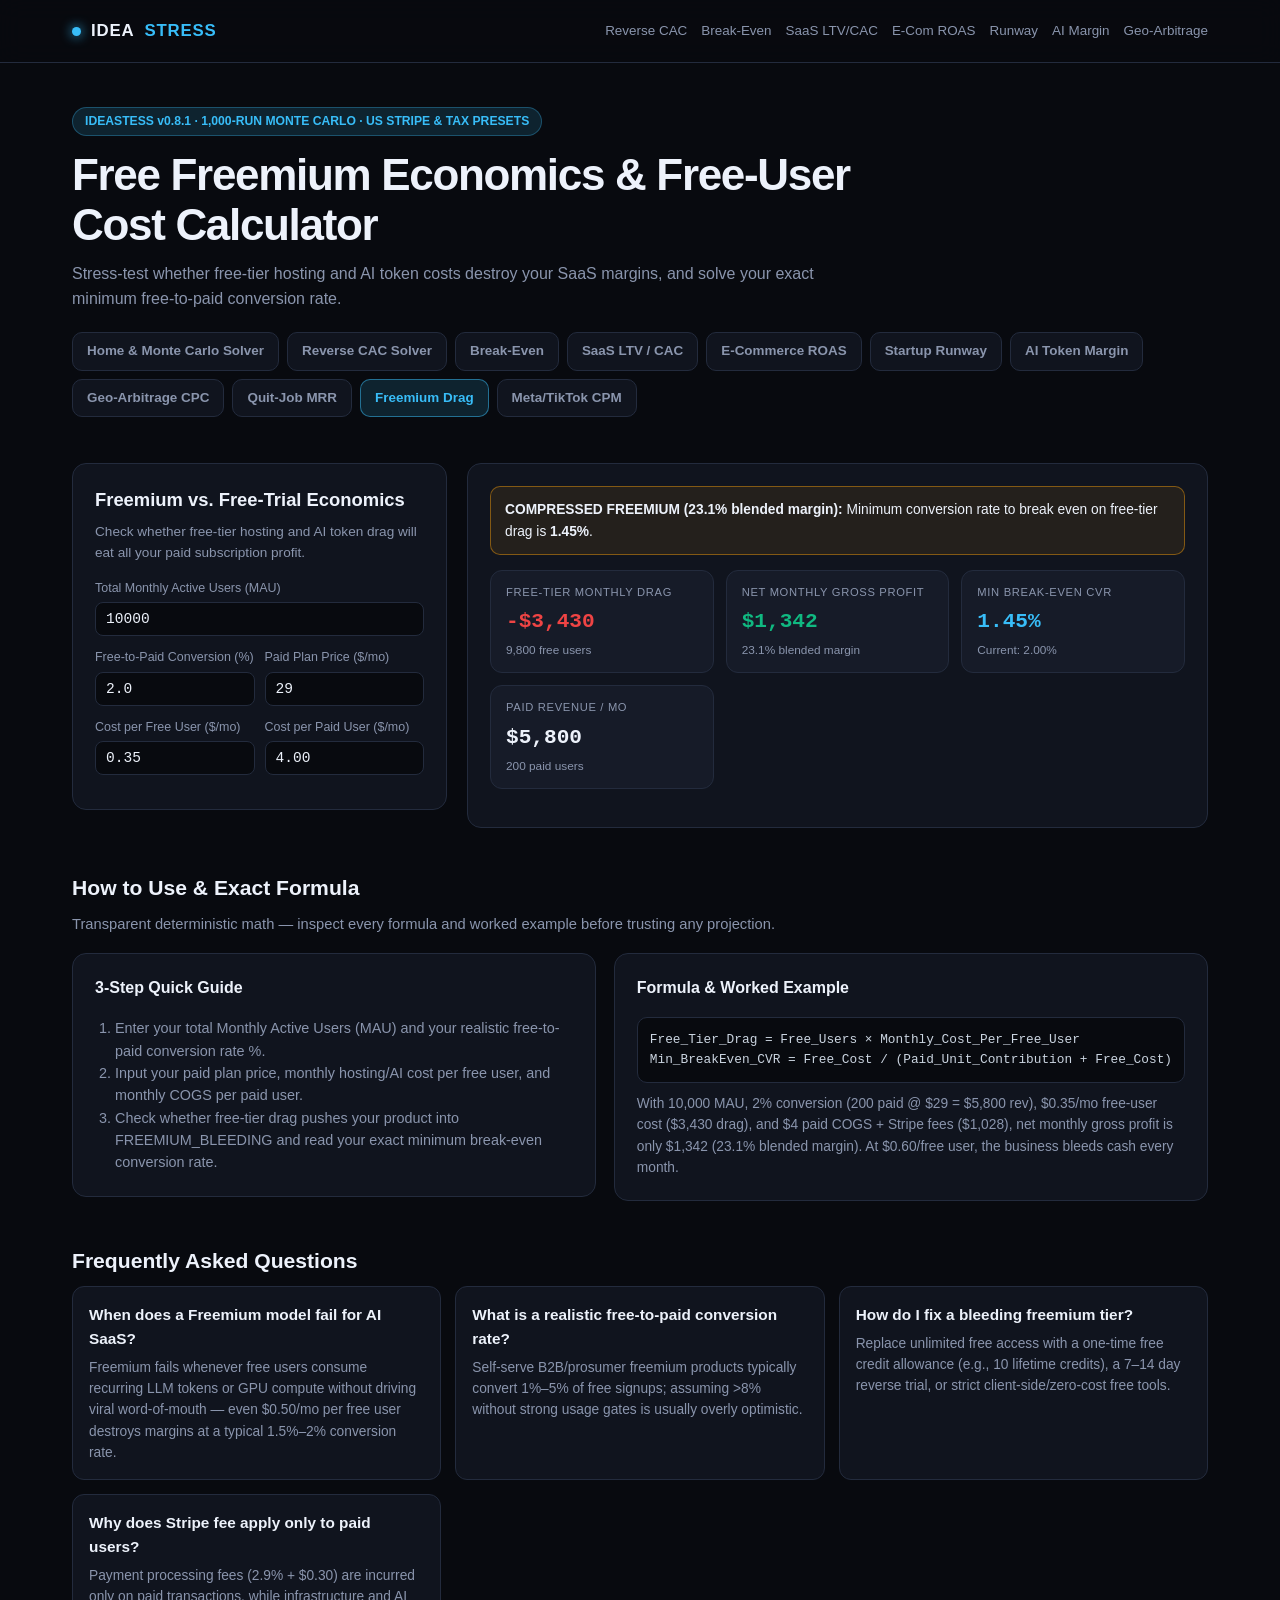
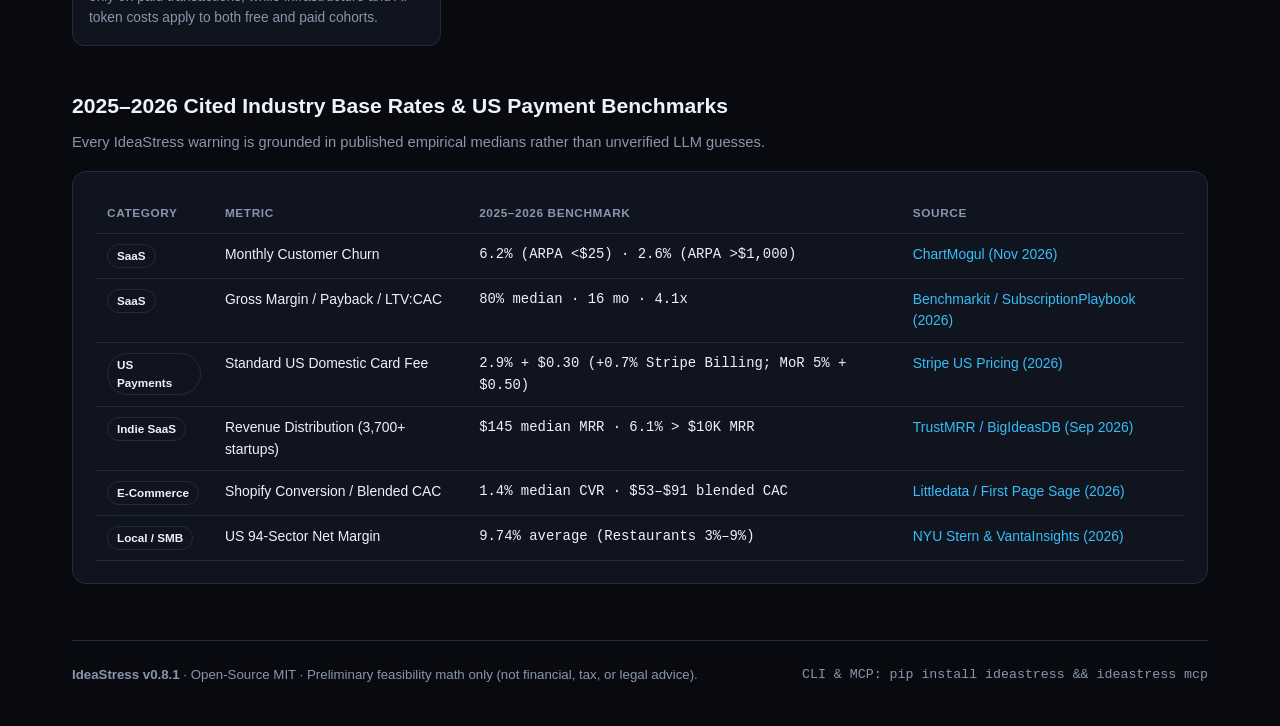
<file: web/freemium-economics-calculator/index.html>
<!DOCTYPE html>
<html lang="en">
<head>
  <meta charset="UTF-8" />
  <meta name="viewport" content="width=device-width, initial-scale=1.0" />
  <title>Free Freemium Economics & Free-User Cost Calculator | IdeaStress</title>
  <meta name="description" content="Stress-test whether free-tier hosting and AI token costs destroy your SaaS margins, and solve your exact minimum free-to-paid conversion rate." />
  <link rel="canonical" href="https://waterdolphinkiller.github.io/ideastress/freemium-economics-calculator/" />
  <meta property="og:title" content="Free Freemium Economics & Free-User Cost Calculator | IdeaStress" />
  <meta property="og:description" content="Stress-test whether free-tier hosting and AI token costs destroy your SaaS margins, and solve your exact minimum free-to-paid conversion rate." />
  <meta property="og:url" content="https://waterdolphinkiller.github.io/ideastress/freemium-economics-calculator/" />
  <meta property="og:type" content="website" />
  <script type="application/ld+json">{
  "@context": "https://schema.org",
  "@graph": [
    {
      "@type": "WebApplication",
      "name": "Free Freemium Economics & Free-User Cost Calculator | IdeaStress",
      "url": "https://waterdolphinkiller.github.io/ideastress/freemium-economics-calculator/",
      "applicationCategory": "BusinessApplication",
      "offers": {
        "@type": "Offer",
        "price": "0",
        "priceCurrency": "USD"
      },
      "description": "Stress-test whether free-tier hosting and AI token costs destroy your SaaS margins, and solve your exact minimum free-to-paid conversion rate."
    },
    {
      "@type": "HowTo",
      "name": "How to use the Freemium Economics & Free-User Cost Drag Calculator",
      "step": [
        {
          "@type": "HowToStep",
          "position": 1,
          "text": "Enter your total Monthly Active Users (MAU) and your realistic free-to-paid conversion rate %."
        },
        {
          "@type": "HowToStep",
          "position": 2,
          "text": "Input your paid plan price, monthly hosting/AI cost per free user, and monthly COGS per paid user."
        },
        {
          "@type": "HowToStep",
          "position": 3,
          "text": "Check whether free-tier drag pushes your product into FREEMIUM_BLEEDING and read your exact minimum break-even conversion rate."
        }
      ]
    },
    {
      "@type": "FAQPage",
      "mainEntity": [
        {
          "@type": "Question",
          "name": "When does a Freemium model fail for AI SaaS?",
          "acceptedAnswer": {
            "@type": "Answer",
            "text": "Freemium fails whenever free users consume recurring LLM tokens or GPU compute without driving viral word-of-mouth \u2014 even $0.50/mo per free user destroys margins at a typical 1.5%\u20132% conversion rate."
          }
        },
        {
          "@type": "Question",
          "name": "What is a realistic free-to-paid conversion rate?",
          "acceptedAnswer": {
            "@type": "Answer",
            "text": "Self-serve B2B/prosumer freemium products typically convert 1%\u20135% of free signups; assuming >8% without strong usage gates is usually overly optimistic."
          }
        },
        {
          "@type": "Question",
          "name": "How do I fix a bleeding freemium tier?",
          "acceptedAnswer": {
            "@type": "Answer",
            "text": "Replace unlimited free access with a one-time free credit allowance (e.g., 10 lifetime credits), a 7\u201314 day reverse trial, or strict client-side/zero-cost free tools."
          }
        },
        {
          "@type": "Question",
          "name": "Why does Stripe fee apply only to paid users?",
          "acceptedAnswer": {
            "@type": "Answer",
            "text": "Payment processing fees (2.9% + $0.30) are incurred only on paid transactions, while infrastructure and AI token costs apply to both free and paid cohorts."
          }
        }
      ]
    }
  ]
}</script>
  <link rel="stylesheet" href="../assets/style.css" />
</head>
<body>
  <header>
    <div class="container nav-inner">
      <a class="logo" href="../index.html"><span class="dot"></span>IDEA<span>STRESS</span></a>
      <div class="nav-links">
        <a href="../reverse-cac-calculator/index.html">Reverse CAC</a>
        <a href="../break-even-calculator/index.html">Break-Even</a>
        <a href="../saas-ltv-cac-calculator/index.html">SaaS LTV/CAC</a>
        <a href="../ecommerce-roas-calculator/index.html">E-Com ROAS</a>
        <a href="../startup-runway-calculator/index.html">Runway</a>
        <a href="../ai-token-margin-calculator/index.html">AI Margin</a>
        <a href="../geo-arbitrage-cpc-scanner/index.html">Geo-Arbitrage</a>
      </div>
    </div>
  </header>
  <main class="container">
    <section class="hero">
      <div class="eyebrow">IDEASTESS v0.8.1 · 1,000-RUN MONTE CARLO · US STRIPE &amp; TAX PRESETS</div>
      <h1>Free Freemium Economics & Free-User Cost Calculator</h1>
      <p>Stress-test whether free-tier hosting and AI token costs destroy your SaaS margins, and solve your exact minimum free-to-paid conversion rate.</p>
      <div class="route-bar"><a class="route-pill" href="../index.html">Home & Monte Carlo Solver</a><a class="route-pill" href="../reverse-cac-calculator/index.html">Reverse CAC Solver</a><a class="route-pill" href="../break-even-calculator/index.html">Break-Even</a><a class="route-pill" href="../saas-ltv-cac-calculator/index.html">SaaS LTV / CAC</a><a class="route-pill" href="../ecommerce-roas-calculator/index.html">E-Commerce ROAS</a><a class="route-pill" href="../startup-runway-calculator/index.html">Startup Runway</a><a class="route-pill" href="../ai-token-margin-calculator/index.html">AI Token Margin</a><a class="route-pill" href="../geo-arbitrage-cpc-scanner/index.html">Geo-Arbitrage CPC</a><a class="route-pill" href="../quit-job-mrr-calculator/index.html">Quit-Job MRR</a><a class="route-pill active" href="../freemium-economics-calculator/index.html">Freemium Drag</a><a class="route-pill" href="../meta-tiktok-cpm-calculator/index.html">Meta/TikTok CPM</a></div>
    </section>
    <script src="../assets/engine.js"></script>
    
<div id="tool-freemium" class="workspace">
  <div class="card">
    <h2>Freemium vs. Free-Trial Economics</h2>
    <p class="sub">Check whether free-tier hosting and AI token drag will eat all your paid subscription profit.</p>
    <div class="field"><label>Total Monthly Active Users (MAU)</label><input id="fr_mau" type="number" value="10000" step="500" /></div>
    <div class="row-2">
      <div class="field"><label>Free-to-Paid Conversion (%)</label><input id="fr_cvr" type="number" value="2.0" step="0.2" /></div>
      <div class="field"><label>Paid Plan Price ($/mo)</label><input id="fr_price" type="number" value="29" step="1" /></div>
    </div>
    <div class="row-2">
      <div class="field"><label>Cost per Free User ($/mo)</label><input id="fr_fcost" type="number" value="0.35" step="0.05" /></div>
      <div class="field"><label>Cost per Paid User ($/mo)</label><input id="fr_pcost" type="number" value="4.00" step="0.50" /></div>
    </div>
  </div>
  <div class="card">
    <div id="fr_alert" class="alert-box"></div>
    <div class="kpi-grid" id="fr_kpis"></div>
  </div>
</div>
<script>window.addEventListener('DOMContentLoaded', () => window.initFreemiumTool());</script>

    
<section class="section">
  <h2>How to Use &amp; Exact Formula</h2>
  <p class="lead">Transparent deterministic math — inspect every formula and worked example before trusting any projection.</p>
  <div class="row-2" style="gap:18px;align-items:start;">
    <div class="card">
      <h3 style="margin-top:0;font-size:1rem;">3-Step Quick Guide</h3>
      <ol style="padding-left:20px;margin:8px 0 0;color:var(--muted);font-size:0.9rem;"><li>Enter your total Monthly Active Users (MAU) and your realistic free-to-paid conversion rate %.</li><li>Input your paid plan price, monthly hosting/AI cost per free user, and monthly COGS per paid user.</li><li>Check whether free-tier drag pushes your product into FREEMIUM_BLEEDING and read your exact minimum break-even conversion rate.</li></ol>
    </div>
    <div class="card">
      <h3 style="margin-top:0;font-size:1rem;">Formula &amp; Worked Example</h3>
      <pre class="mono" style="background:var(--bg);border:1px solid var(--border);border-radius:10px;padding:12px;overflow-x:auto;font-size:0.8rem;color:#cbd5e1;margin:0 0 10px;">Free_Tier_Drag = Free_Users × Monthly_Cost_Per_Free_User
Min_BreakEven_CVR = Free_Cost / (Paid_Unit_Contribution + Free_Cost)</pre>
      <p style="margin:0;font-size:0.86rem;color:var(--muted);">With 10,000 MAU, 2% conversion (200 paid @ $29 = $5,800 rev), $0.35/mo free-user cost ($3,430 drag), and $4 paid COGS + Stripe fees ($1,028), net monthly gross profit is only $1,342 (23.1% blended margin). At $0.60/free user, the business bleeds cash every month.</p>
    </div>
  </div>
</section>
<section class="section">
  <h2>Frequently Asked Questions</h2>
  <div class="faq-grid"><div class="faq-item"><h3>When does a Freemium model fail for AI SaaS?</h3><p>Freemium fails whenever free users consume recurring LLM tokens or GPU compute without driving viral word-of-mouth — even $0.50/mo per free user destroys margins at a typical 1.5%–2% conversion rate.</p></div><div class="faq-item"><h3>What is a realistic free-to-paid conversion rate?</h3><p>Self-serve B2B/prosumer freemium products typically convert 1%–5% of free signups; assuming >8% without strong usage gates is usually overly optimistic.</p></div><div class="faq-item"><h3>How do I fix a bleeding freemium tier?</h3><p>Replace unlimited free access with a one-time free credit allowance (e.g., 10 lifetime credits), a 7–14 day reverse trial, or strict client-side/zero-cost free tools.</p></div><div class="faq-item"><h3>Why does Stripe fee apply only to paid users?</h3><p>Payment processing fees (2.9% + $0.30) are incurred only on paid transactions, while infrastructure and AI token costs apply to both free and paid cohorts.</p></div></div>
</section>

    
<section class="section">
  <h2>2025–2026 Cited Industry Base Rates &amp; US Payment Benchmarks</h2>
  <p class="lead">Every IdeaStress warning is grounded in published empirical medians rather than unverified LLM guesses.</p>
  <div class="card" style="overflow-x:auto;">
    <table>
      <thead><tr><th>Category</th><th>Metric</th><th>2025–2026 Benchmark</th><th>Source</th></tr></thead>
      <tbody>
        <tr><td><span class="pill">SaaS</span></td><td>Monthly Customer Churn</td><td class="mono">6.2% (ARPA &lt;$25) · 2.6% (ARPA &gt;$1,000)</td><td><a href="https://chartmogul.com/benchmarks/" target="_blank" rel="noopener">ChartMogul (Nov 2026)</a></td></tr>
        <tr><td><span class="pill">SaaS</span></td><td>Gross Margin / Payback / LTV:CAC</td><td class="mono">80% median · 16 mo · 4.1x</td><td><a href="https://www.subscriptionplaybook.com/benchmarks/" target="_blank" rel="noopener">Benchmarkit / SubscriptionPlaybook (2026)</a></td></tr>
        <tr><td><span class="pill">US Payments</span></td><td>Standard US Domestic Card Fee</td><td class="mono">2.9% + $0.30 (+0.7% Stripe Billing; MoR 5% + $0.50)</td><td><a href="https://stripe.com/pricing" target="_blank" rel="noopener">Stripe US Pricing (2026)</a></td></tr>
        <tr><td><span class="pill">Indie SaaS</span></td><td>Revenue Distribution (3,700+ startups)</td><td class="mono">$145 median MRR · 6.1% &gt; $10K MRR</td><td><a href="https://bigideasdb.com/dimeadozen-alternative" target="_blank" rel="noopener">TrustMRR / BigIdeasDB (Sep 2026)</a></td></tr>
        <tr><td><span class="pill">E-Commerce</span></td><td>Shopify Conversion / Blended CAC</td><td class="mono">1.4% median CVR · $53–$91 blended CAC</td><td><a href="https://eulav.io/insights/average-ecommerce-conversion-rate/" target="_blank" rel="noopener">Littledata / First Page Sage (2026)</a></td></tr>
        <tr><td><span class="pill">Local / SMB</span></td><td>US 94-Sector Net Margin</td><td class="mono">9.74% average (Restaurants 3%–9%)</td><td><a href="https://christopholivierconsulting.com/profit-margin-by-industry/" target="_blank" rel="noopener">NYU Stern &amp; VantaInsights (2026)</a></td></tr>
      </tbody>
    </table>
  </div>
</section>

    <footer>
      <div><strong>IdeaStress v0.8.1</strong> · Open-Source MIT · Preliminary feasibility math only (not financial, tax, or legal advice).</div>
      <div class="mono">CLI &amp; MCP: pip install ideastress &amp;&amp; ideastress mcp</div>
    </footer>
  </main>
  <div class="toast" id="toast"></div>
</body>
</html>
</file>
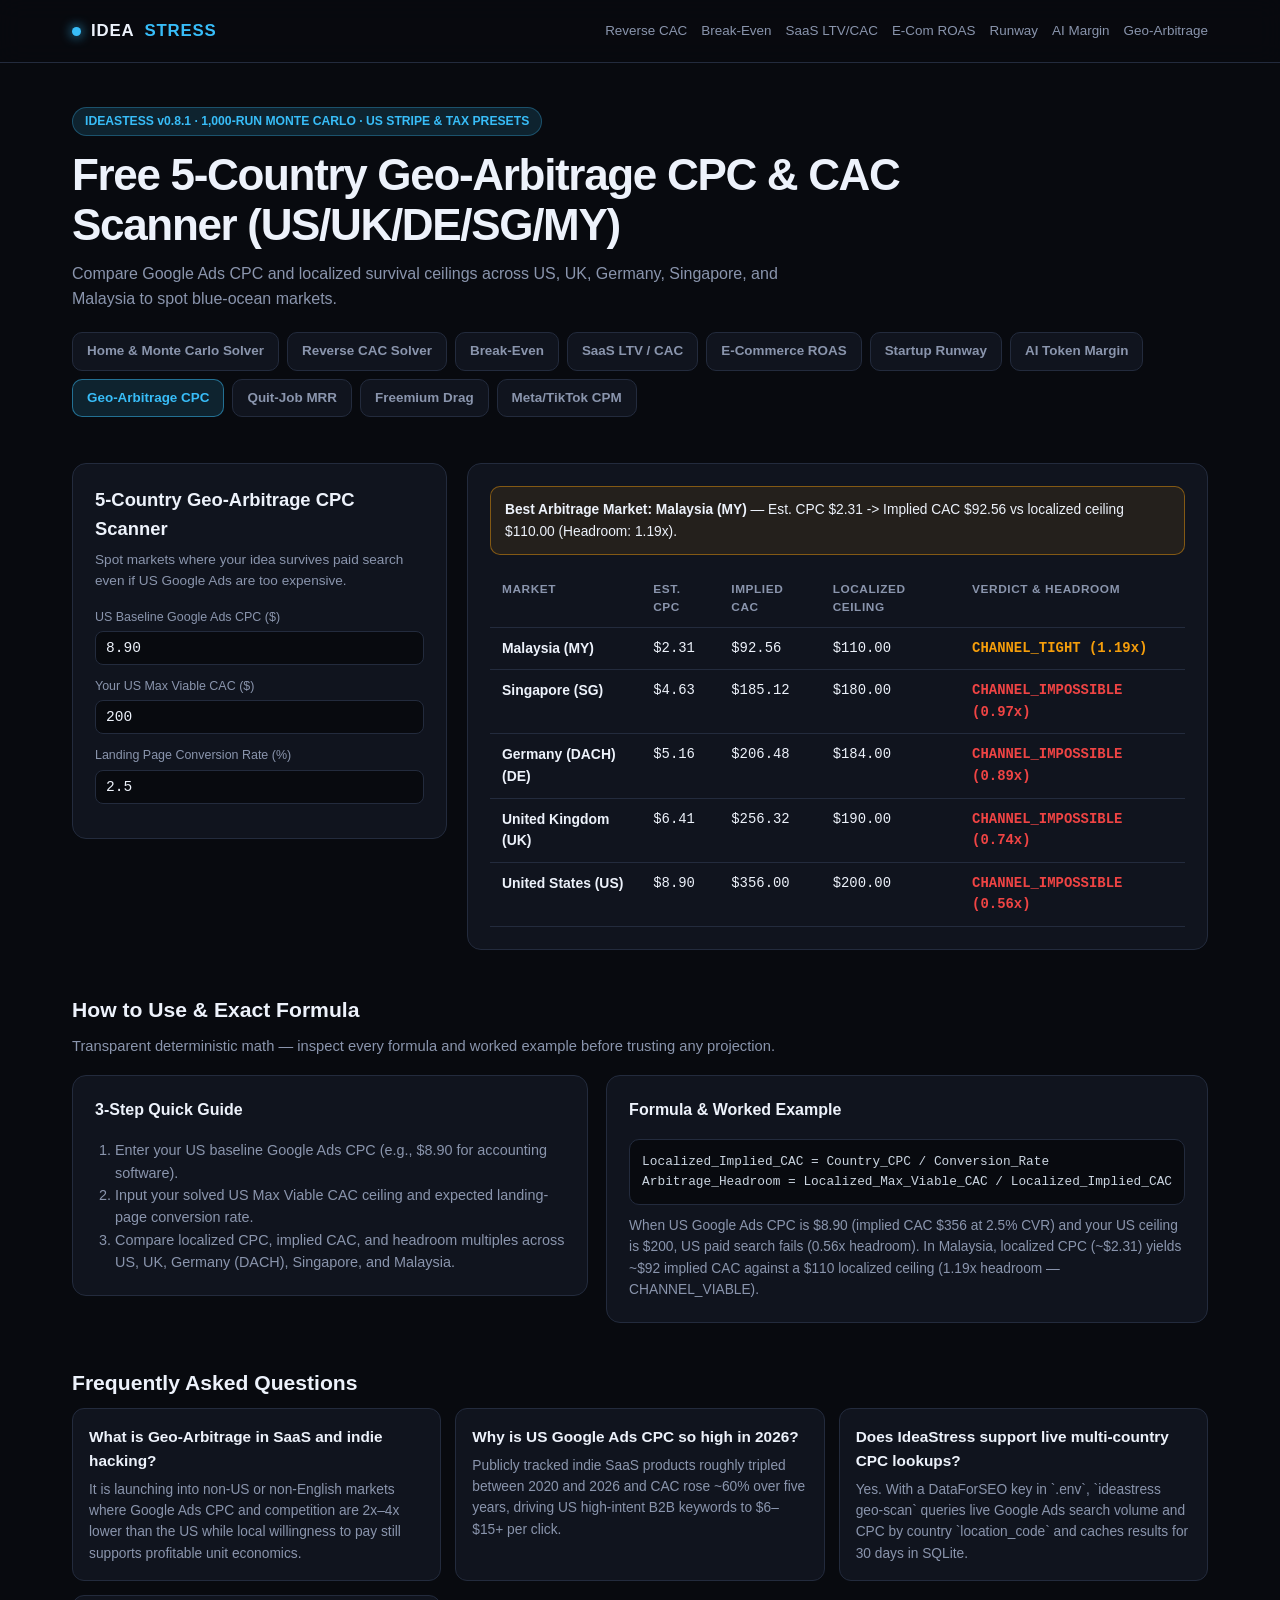
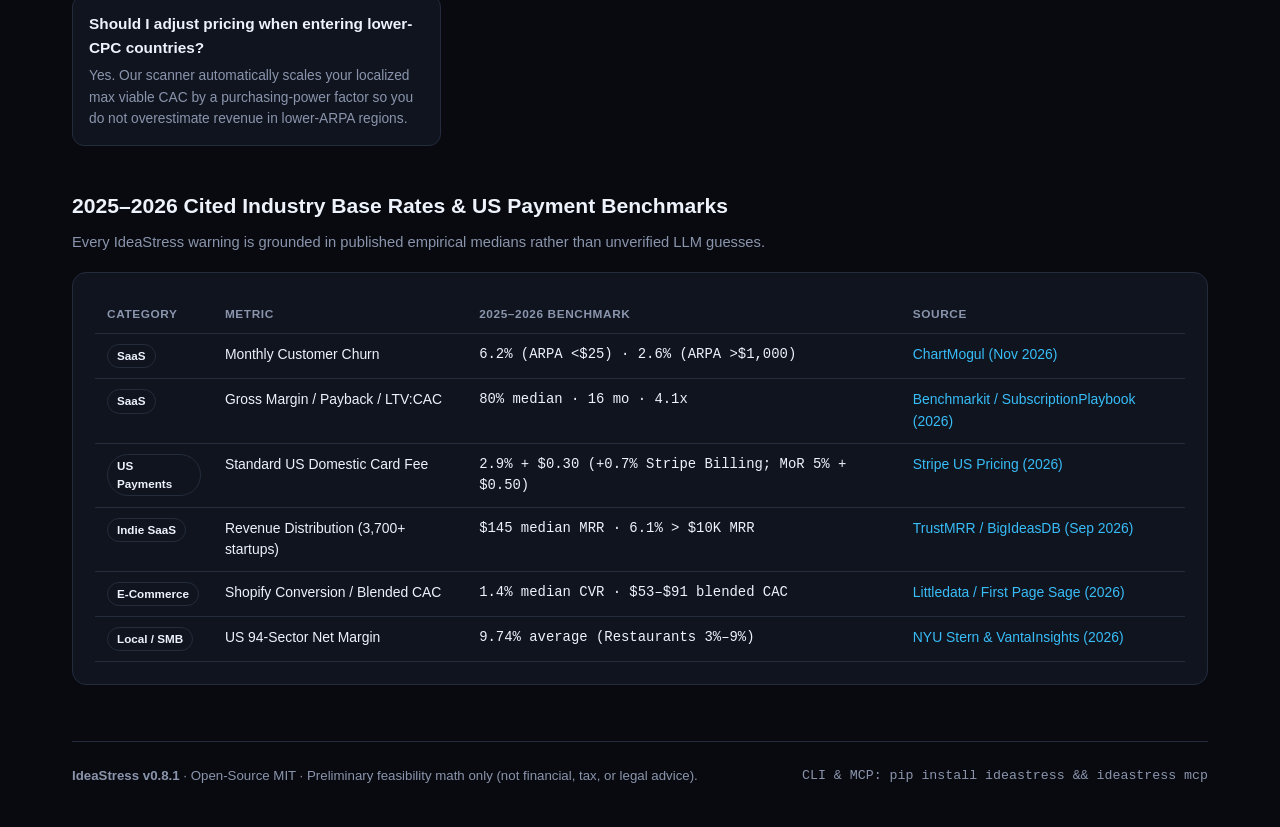
<file: web/geo-arbitrage-cpc-scanner/index.html>
<!DOCTYPE html>
<html lang="en">
<head>
  <meta charset="UTF-8" />
  <meta name="viewport" content="width=device-width, initial-scale=1.0" />
  <title>Free 5-Country Geo-Arbitrage CPC & CAC Scanner (US/UK/DE/SG/MY) | IdeaStress</title>
  <meta name="description" content="Compare Google Ads CPC and localized survival ceilings across US, UK, Germany, Singapore, and Malaysia to spot blue-ocean markets." />
  <link rel="canonical" href="https://waterdolphinkiller.github.io/ideastress/geo-arbitrage-cpc-scanner/" />
  <meta property="og:title" content="Free 5-Country Geo-Arbitrage CPC & CAC Scanner (US/UK/DE/SG/MY) | IdeaStress" />
  <meta property="og:description" content="Compare Google Ads CPC and localized survival ceilings across US, UK, Germany, Singapore, and Malaysia to spot blue-ocean markets." />
  <meta property="og:url" content="https://waterdolphinkiller.github.io/ideastress/geo-arbitrage-cpc-scanner/" />
  <meta property="og:type" content="website" />
  <script type="application/ld+json">{
  "@context": "https://schema.org",
  "@graph": [
    {
      "@type": "WebApplication",
      "name": "Free 5-Country Geo-Arbitrage CPC & CAC Scanner (US/UK/DE/SG/MY) | IdeaStress",
      "url": "https://waterdolphinkiller.github.io/ideastress/geo-arbitrage-cpc-scanner/",
      "applicationCategory": "BusinessApplication",
      "offers": {
        "@type": "Offer",
        "price": "0",
        "priceCurrency": "USD"
      },
      "description": "Compare Google Ads CPC and localized survival ceilings across US, UK, Germany, Singapore, and Malaysia to spot blue-ocean markets."
    },
    {
      "@type": "HowTo",
      "name": "How to use the 5-Country Geo-Arbitrage CPC & CAC Scanner (US / UK / DE / SG / MY)",
      "step": [
        {
          "@type": "HowToStep",
          "position": 1,
          "text": "Enter your US baseline Google Ads CPC (e.g., $8.90 for accounting software)."
        },
        {
          "@type": "HowToStep",
          "position": 2,
          "text": "Input your solved US Max Viable CAC ceiling and expected landing-page conversion rate."
        },
        {
          "@type": "HowToStep",
          "position": 3,
          "text": "Compare localized CPC, implied CAC, and headroom multiples across US, UK, Germany (DACH), Singapore, and Malaysia."
        }
      ]
    },
    {
      "@type": "FAQPage",
      "mainEntity": [
        {
          "@type": "Question",
          "name": "What is Geo-Arbitrage in SaaS and indie hacking?",
          "acceptedAnswer": {
            "@type": "Answer",
            "text": "It is launching into non-US or non-English markets where Google Ads CPC and competition are 2x\u20134x lower than the US while local willingness to pay still supports profitable unit economics."
          }
        },
        {
          "@type": "Question",
          "name": "Why is US Google Ads CPC so high in 2026?",
          "acceptedAnswer": {
            "@type": "Answer",
            "text": "Publicly tracked indie SaaS products roughly tripled between 2020 and 2026 and CAC rose ~60% over five years, driving US high-intent B2B keywords to $6\u2013$15+ per click."
          }
        },
        {
          "@type": "Question",
          "name": "Does IdeaStress support live multi-country CPC lookups?",
          "acceptedAnswer": {
            "@type": "Answer",
            "text": "Yes. With a DataForSEO key in `.env`, `ideastress geo-scan` queries live Google Ads search volume and CPC by country `location_code` and caches results for 30 days in SQLite."
          }
        },
        {
          "@type": "Question",
          "name": "Should I adjust pricing when entering lower-CPC countries?",
          "acceptedAnswer": {
            "@type": "Answer",
            "text": "Yes. Our scanner automatically scales your localized max viable CAC by a purchasing-power factor so you do not overestimate revenue in lower-ARPA regions."
          }
        }
      ]
    }
  ]
}</script>
  <link rel="stylesheet" href="../assets/style.css" />
</head>
<body>
  <header>
    <div class="container nav-inner">
      <a class="logo" href="../index.html"><span class="dot"></span>IDEA<span>STRESS</span></a>
      <div class="nav-links">
        <a href="../reverse-cac-calculator/index.html">Reverse CAC</a>
        <a href="../break-even-calculator/index.html">Break-Even</a>
        <a href="../saas-ltv-cac-calculator/index.html">SaaS LTV/CAC</a>
        <a href="../ecommerce-roas-calculator/index.html">E-Com ROAS</a>
        <a href="../startup-runway-calculator/index.html">Runway</a>
        <a href="../ai-token-margin-calculator/index.html">AI Margin</a>
        <a href="../geo-arbitrage-cpc-scanner/index.html">Geo-Arbitrage</a>
      </div>
    </div>
  </header>
  <main class="container">
    <section class="hero">
      <div class="eyebrow">IDEASTESS v0.8.1 · 1,000-RUN MONTE CARLO · US STRIPE &amp; TAX PRESETS</div>
      <h1>Free 5-Country Geo-Arbitrage CPC & CAC Scanner (US/UK/DE/SG/MY)</h1>
      <p>Compare Google Ads CPC and localized survival ceilings across US, UK, Germany, Singapore, and Malaysia to spot blue-ocean markets.</p>
      <div class="route-bar"><a class="route-pill" href="../index.html">Home & Monte Carlo Solver</a><a class="route-pill" href="../reverse-cac-calculator/index.html">Reverse CAC Solver</a><a class="route-pill" href="../break-even-calculator/index.html">Break-Even</a><a class="route-pill" href="../saas-ltv-cac-calculator/index.html">SaaS LTV / CAC</a><a class="route-pill" href="../ecommerce-roas-calculator/index.html">E-Commerce ROAS</a><a class="route-pill" href="../startup-runway-calculator/index.html">Startup Runway</a><a class="route-pill" href="../ai-token-margin-calculator/index.html">AI Token Margin</a><a class="route-pill active" href="../geo-arbitrage-cpc-scanner/index.html">Geo-Arbitrage CPC</a><a class="route-pill" href="../quit-job-mrr-calculator/index.html">Quit-Job MRR</a><a class="route-pill" href="../freemium-economics-calculator/index.html">Freemium Drag</a><a class="route-pill" href="../meta-tiktok-cpm-calculator/index.html">Meta/TikTok CPM</a></div>
    </section>
    <script src="../assets/engine.js"></script>
    
<div id="tool-geo" class="workspace">
  <div class="card">
    <h2>5-Country Geo-Arbitrage CPC Scanner</h2>
    <p class="sub">Spot markets where your idea survives paid search even if US Google Ads are too expensive.</p>
    <div class="field"><label>US Baseline Google Ads CPC ($)</label><input id="g_cpc" type="number" value="8.90" step="0.25" /></div>
    <div class="field"><label>Your US Max Viable CAC ($)</label><input id="g_cac" type="number" value="200" step="10" /></div>
    <div class="field"><label>Landing Page Conversion Rate (%)</label><input id="g_cvr" type="number" value="2.5" step="0.25" /></div>
  </div>
  <div class="card" style="overflow-x:auto;">
    <div id="g_alert" class="alert-box"></div>
    <table>
      <thead><tr><th>Market</th><th>Est. CPC</th><th>Implied CAC</th><th>Localized Ceiling</th><th>Verdict &amp; Headroom</th></tr></thead>
      <tbody id="g_tbody"></tbody>
    </table>
  </div>
</div>
<script>window.addEventListener('DOMContentLoaded', () => window.initGeoTool());</script>

    
<section class="section">
  <h2>How to Use &amp; Exact Formula</h2>
  <p class="lead">Transparent deterministic math — inspect every formula and worked example before trusting any projection.</p>
  <div class="row-2" style="gap:18px;align-items:start;">
    <div class="card">
      <h3 style="margin-top:0;font-size:1rem;">3-Step Quick Guide</h3>
      <ol style="padding-left:20px;margin:8px 0 0;color:var(--muted);font-size:0.9rem;"><li>Enter your US baseline Google Ads CPC (e.g., $8.90 for accounting software).</li><li>Input your solved US Max Viable CAC ceiling and expected landing-page conversion rate.</li><li>Compare localized CPC, implied CAC, and headroom multiples across US, UK, Germany (DACH), Singapore, and Malaysia.</li></ol>
    </div>
    <div class="card">
      <h3 style="margin-top:0;font-size:1rem;">Formula &amp; Worked Example</h3>
      <pre class="mono" style="background:var(--bg);border:1px solid var(--border);border-radius:10px;padding:12px;overflow-x:auto;font-size:0.8rem;color:#cbd5e1;margin:0 0 10px;">Localized_Implied_CAC = Country_CPC / Conversion_Rate
Arbitrage_Headroom = Localized_Max_Viable_CAC / Localized_Implied_CAC</pre>
      <p style="margin:0;font-size:0.86rem;color:var(--muted);">When US Google Ads CPC is $8.90 (implied CAC $356 at 2.5% CVR) and your US ceiling is $200, US paid search fails (0.56x headroom). In Malaysia, localized CPC (~$2.31) yields ~$92 implied CAC against a $110 localized ceiling (1.19x headroom — CHANNEL_VIABLE).</p>
    </div>
  </div>
</section>
<section class="section">
  <h2>Frequently Asked Questions</h2>
  <div class="faq-grid"><div class="faq-item"><h3>What is Geo-Arbitrage in SaaS and indie hacking?</h3><p>It is launching into non-US or non-English markets where Google Ads CPC and competition are 2x–4x lower than the US while local willingness to pay still supports profitable unit economics.</p></div><div class="faq-item"><h3>Why is US Google Ads CPC so high in 2026?</h3><p>Publicly tracked indie SaaS products roughly tripled between 2020 and 2026 and CAC rose ~60% over five years, driving US high-intent B2B keywords to $6–$15+ per click.</p></div><div class="faq-item"><h3>Does IdeaStress support live multi-country CPC lookups?</h3><p>Yes. With a DataForSEO key in `.env`, `ideastress geo-scan` queries live Google Ads search volume and CPC by country `location_code` and caches results for 30 days in SQLite.</p></div><div class="faq-item"><h3>Should I adjust pricing when entering lower-CPC countries?</h3><p>Yes. Our scanner automatically scales your localized max viable CAC by a purchasing-power factor so you do not overestimate revenue in lower-ARPA regions.</p></div></div>
</section>

    
<section class="section">
  <h2>2025–2026 Cited Industry Base Rates &amp; US Payment Benchmarks</h2>
  <p class="lead">Every IdeaStress warning is grounded in published empirical medians rather than unverified LLM guesses.</p>
  <div class="card" style="overflow-x:auto;">
    <table>
      <thead><tr><th>Category</th><th>Metric</th><th>2025–2026 Benchmark</th><th>Source</th></tr></thead>
      <tbody>
        <tr><td><span class="pill">SaaS</span></td><td>Monthly Customer Churn</td><td class="mono">6.2% (ARPA &lt;$25) · 2.6% (ARPA &gt;$1,000)</td><td><a href="https://chartmogul.com/benchmarks/" target="_blank" rel="noopener">ChartMogul (Nov 2026)</a></td></tr>
        <tr><td><span class="pill">SaaS</span></td><td>Gross Margin / Payback / LTV:CAC</td><td class="mono">80% median · 16 mo · 4.1x</td><td><a href="https://www.subscriptionplaybook.com/benchmarks/" target="_blank" rel="noopener">Benchmarkit / SubscriptionPlaybook (2026)</a></td></tr>
        <tr><td><span class="pill">US Payments</span></td><td>Standard US Domestic Card Fee</td><td class="mono">2.9% + $0.30 (+0.7% Stripe Billing; MoR 5% + $0.50)</td><td><a href="https://stripe.com/pricing" target="_blank" rel="noopener">Stripe US Pricing (2026)</a></td></tr>
        <tr><td><span class="pill">Indie SaaS</span></td><td>Revenue Distribution (3,700+ startups)</td><td class="mono">$145 median MRR · 6.1% &gt; $10K MRR</td><td><a href="https://bigideasdb.com/dimeadozen-alternative" target="_blank" rel="noopener">TrustMRR / BigIdeasDB (Sep 2026)</a></td></tr>
        <tr><td><span class="pill">E-Commerce</span></td><td>Shopify Conversion / Blended CAC</td><td class="mono">1.4% median CVR · $53–$91 blended CAC</td><td><a href="https://eulav.io/insights/average-ecommerce-conversion-rate/" target="_blank" rel="noopener">Littledata / First Page Sage (2026)</a></td></tr>
        <tr><td><span class="pill">Local / SMB</span></td><td>US 94-Sector Net Margin</td><td class="mono">9.74% average (Restaurants 3%–9%)</td><td><a href="https://christopholivierconsulting.com/profit-margin-by-industry/" target="_blank" rel="noopener">NYU Stern &amp; VantaInsights (2026)</a></td></tr>
      </tbody>
    </table>
  </div>
</section>

    <footer>
      <div><strong>IdeaStress v0.8.1</strong> · Open-Source MIT · Preliminary feasibility math only (not financial, tax, or legal advice).</div>
      <div class="mono">CLI &amp; MCP: pip install ideastress &amp;&amp; ideastress mcp</div>
    </footer>
  </main>
  <div class="toast" id="toast"></div>
</body>
</html>
</file>
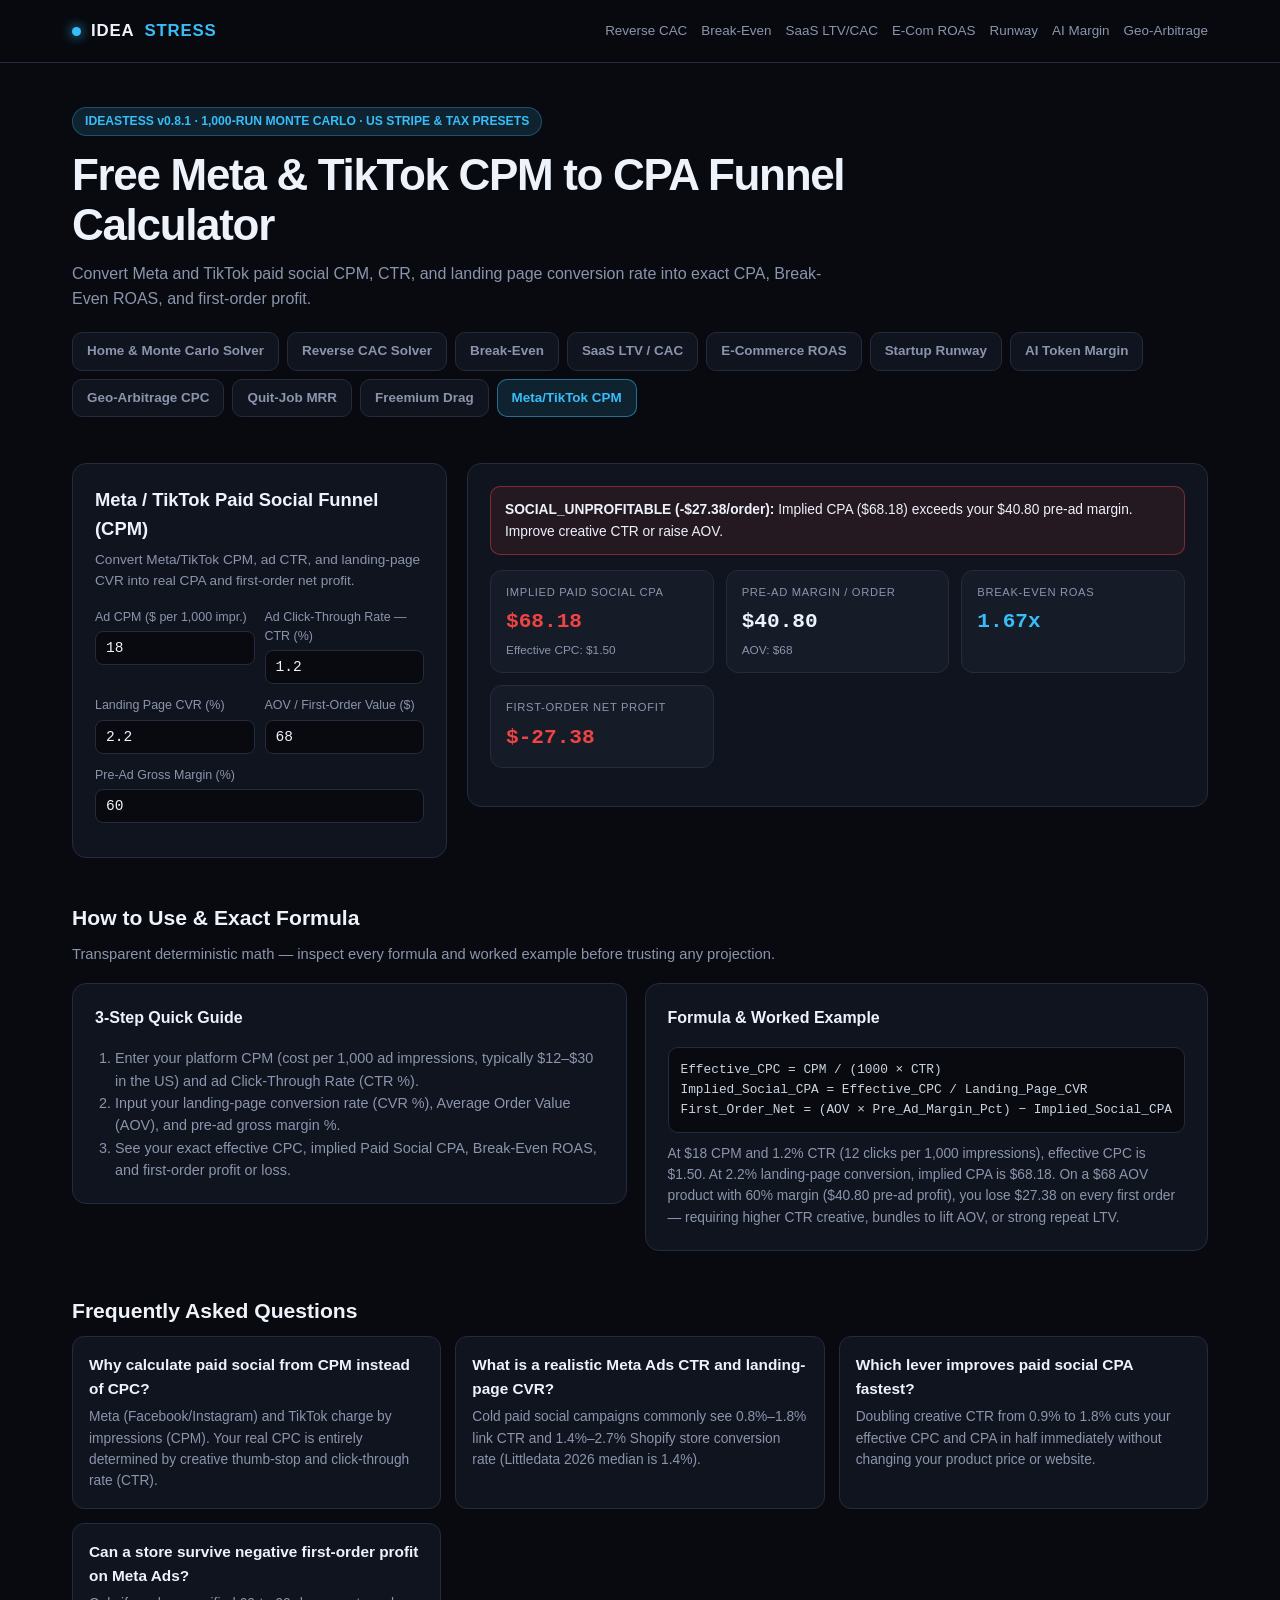
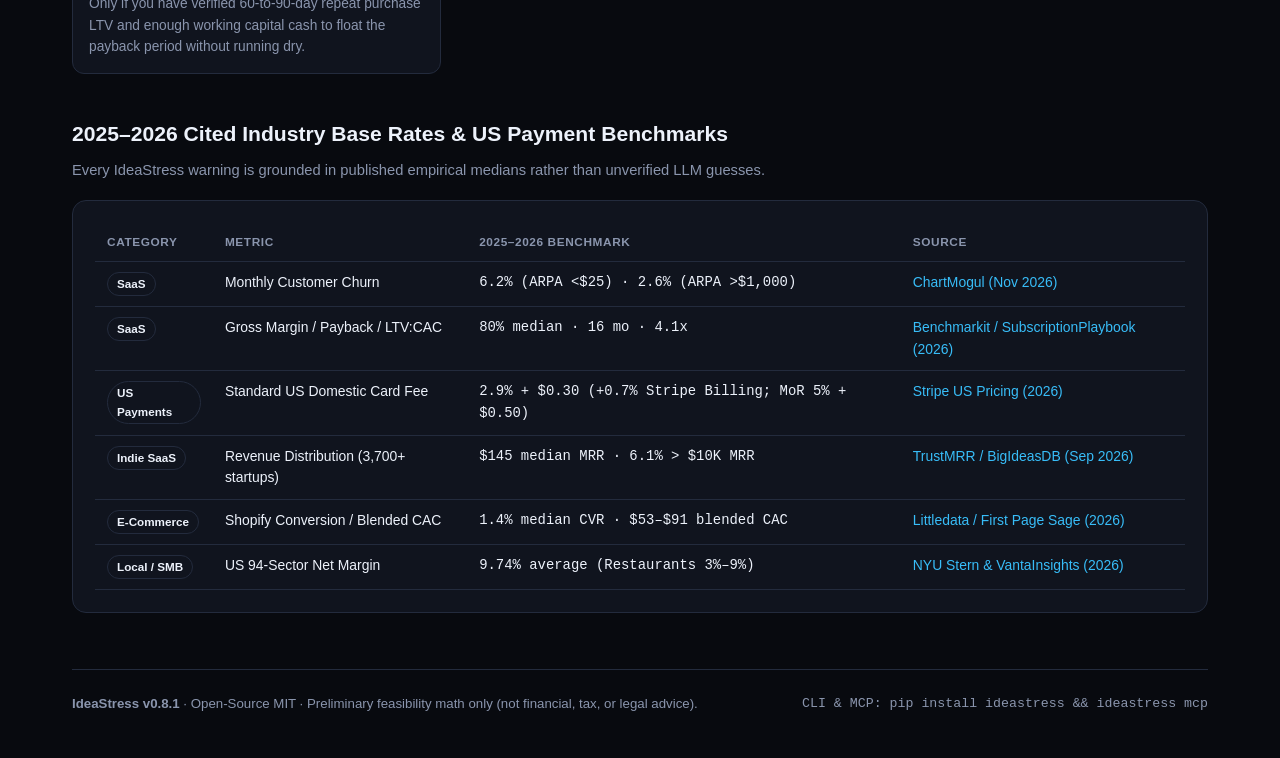
<file: web/meta-tiktok-cpm-calculator/index.html>
<!DOCTYPE html>
<html lang="en">
<head>
  <meta charset="UTF-8" />
  <meta name="viewport" content="width=device-width, initial-scale=1.0" />
  <title>Free Meta & TikTok CPM to CPA Funnel Calculator | IdeaStress</title>
  <meta name="description" content="Convert Meta and TikTok paid social CPM, CTR, and landing page conversion rate into exact CPA, Break-Even ROAS, and first-order profit." />
  <link rel="canonical" href="https://waterdolphinkiller.github.io/ideastress/meta-tiktok-cpm-calculator/" />
  <meta property="og:title" content="Free Meta & TikTok CPM to CPA Funnel Calculator | IdeaStress" />
  <meta property="og:description" content="Convert Meta and TikTok paid social CPM, CTR, and landing page conversion rate into exact CPA, Break-Even ROAS, and first-order profit." />
  <meta property="og:url" content="https://waterdolphinkiller.github.io/ideastress/meta-tiktok-cpm-calculator/" />
  <meta property="og:type" content="website" />
  <script type="application/ld+json">{
  "@context": "https://schema.org",
  "@graph": [
    {
      "@type": "WebApplication",
      "name": "Free Meta & TikTok CPM to CPA Funnel Calculator | IdeaStress",
      "url": "https://waterdolphinkiller.github.io/ideastress/meta-tiktok-cpm-calculator/",
      "applicationCategory": "BusinessApplication",
      "offers": {
        "@type": "Offer",
        "price": "0",
        "priceCurrency": "USD"
      },
      "description": "Convert Meta and TikTok paid social CPM, CTR, and landing page conversion rate into exact CPA, Break-Even ROAS, and first-order profit."
    },
    {
      "@type": "HowTo",
      "name": "How to use the Meta & TikTok Paid Social Funnel Calculator (CPM \u2192 CTR \u2192 CVR \u2192 CPA)",
      "step": [
        {
          "@type": "HowToStep",
          "position": 1,
          "text": "Enter your platform CPM (cost per 1,000 ad impressions, typically $12\u2013$30 in the US) and ad Click-Through Rate (CTR %)."
        },
        {
          "@type": "HowToStep",
          "position": 2,
          "text": "Input your landing-page conversion rate (CVR %), Average Order Value (AOV), and pre-ad gross margin %."
        },
        {
          "@type": "HowToStep",
          "position": 3,
          "text": "See your exact effective CPC, implied Paid Social CPA, Break-Even ROAS, and first-order profit or loss."
        }
      ]
    },
    {
      "@type": "FAQPage",
      "mainEntity": [
        {
          "@type": "Question",
          "name": "Why calculate paid social from CPM instead of CPC?",
          "acceptedAnswer": {
            "@type": "Answer",
            "text": "Meta (Facebook/Instagram) and TikTok charge by impressions (CPM). Your real CPC is entirely determined by creative thumb-stop and click-through rate (CTR)."
          }
        },
        {
          "@type": "Question",
          "name": "What is a realistic Meta Ads CTR and landing-page CVR?",
          "acceptedAnswer": {
            "@type": "Answer",
            "text": "Cold paid social campaigns commonly see 0.8%\u20131.8% link CTR and 1.4%\u20132.7% Shopify store conversion rate (Littledata 2026 median is 1.4%)."
          }
        },
        {
          "@type": "Question",
          "name": "Which lever improves paid social CPA fastest?",
          "acceptedAnswer": {
            "@type": "Answer",
            "text": "Doubling creative CTR from 0.9% to 1.8% cuts your effective CPC and CPA in half immediately without changing your product price or website."
          }
        },
        {
          "@type": "Question",
          "name": "Can a store survive negative first-order profit on Meta Ads?",
          "acceptedAnswer": {
            "@type": "Answer",
            "text": "Only if you have verified 60-to-90-day repeat purchase LTV and enough working capital cash to float the payback period without running dry."
          }
        }
      ]
    }
  ]
}</script>
  <link rel="stylesheet" href="../assets/style.css" />
</head>
<body>
  <header>
    <div class="container nav-inner">
      <a class="logo" href="../index.html"><span class="dot"></span>IDEA<span>STRESS</span></a>
      <div class="nav-links">
        <a href="../reverse-cac-calculator/index.html">Reverse CAC</a>
        <a href="../break-even-calculator/index.html">Break-Even</a>
        <a href="../saas-ltv-cac-calculator/index.html">SaaS LTV/CAC</a>
        <a href="../ecommerce-roas-calculator/index.html">E-Com ROAS</a>
        <a href="../startup-runway-calculator/index.html">Runway</a>
        <a href="../ai-token-margin-calculator/index.html">AI Margin</a>
        <a href="../geo-arbitrage-cpc-scanner/index.html">Geo-Arbitrage</a>
      </div>
    </div>
  </header>
  <main class="container">
    <section class="hero">
      <div class="eyebrow">IDEASTESS v0.8.1 · 1,000-RUN MONTE CARLO · US STRIPE &amp; TAX PRESETS</div>
      <h1>Free Meta & TikTok CPM to CPA Funnel Calculator</h1>
      <p>Convert Meta and TikTok paid social CPM, CTR, and landing page conversion rate into exact CPA, Break-Even ROAS, and first-order profit.</p>
      <div class="route-bar"><a class="route-pill" href="../index.html">Home & Monte Carlo Solver</a><a class="route-pill" href="../reverse-cac-calculator/index.html">Reverse CAC Solver</a><a class="route-pill" href="../break-even-calculator/index.html">Break-Even</a><a class="route-pill" href="../saas-ltv-cac-calculator/index.html">SaaS LTV / CAC</a><a class="route-pill" href="../ecommerce-roas-calculator/index.html">E-Commerce ROAS</a><a class="route-pill" href="../startup-runway-calculator/index.html">Startup Runway</a><a class="route-pill" href="../ai-token-margin-calculator/index.html">AI Token Margin</a><a class="route-pill" href="../geo-arbitrage-cpc-scanner/index.html">Geo-Arbitrage CPC</a><a class="route-pill" href="../quit-job-mrr-calculator/index.html">Quit-Job MRR</a><a class="route-pill" href="../freemium-economics-calculator/index.html">Freemium Drag</a><a class="route-pill active" href="../meta-tiktok-cpm-calculator/index.html">Meta/TikTok CPM</a></div>
    </section>
    <script src="../assets/engine.js"></script>
    
<div id="tool-social-cpm" class="workspace">
  <div class="card">
    <h2>Meta / TikTok Paid Social Funnel (CPM)</h2>
    <p class="sub">Convert Meta/TikTok CPM, ad CTR, and landing-page CVR into real CPA and first-order net profit.</p>
    <div class="row-2">
      <div class="field"><label>Ad CPM ($ per 1,000 impr.)</label><input id="sc_cpm" type="number" value="18" step="1" /></div>
      <div class="field"><label>Ad Click-Through Rate — CTR (%)</label><input id="sc_ctr" type="number" value="1.2" step="0.1" /></div>
    </div>
    <div class="row-2">
      <div class="field"><label>Landing Page CVR (%)</label><input id="sc_cvr" type="number" value="2.2" step="0.1" /></div>
      <div class="field"><label>AOV / First-Order Value ($)</label><input id="sc_aov" type="number" value="68" step="1" /></div>
    </div>
    <div class="field"><label>Pre-Ad Gross Margin (%)</label><input id="sc_margin" type="number" value="60" step="1" /></div>
  </div>
  <div class="card">
    <div id="sc_alert" class="alert-box"></div>
    <div class="kpi-grid" id="sc_kpis"></div>
  </div>
</div>
<script>window.addEventListener('DOMContentLoaded', () => window.initSocialCpmTool());</script>

    
<section class="section">
  <h2>How to Use &amp; Exact Formula</h2>
  <p class="lead">Transparent deterministic math — inspect every formula and worked example before trusting any projection.</p>
  <div class="row-2" style="gap:18px;align-items:start;">
    <div class="card">
      <h3 style="margin-top:0;font-size:1rem;">3-Step Quick Guide</h3>
      <ol style="padding-left:20px;margin:8px 0 0;color:var(--muted);font-size:0.9rem;"><li>Enter your platform CPM (cost per 1,000 ad impressions, typically $12–$30 in the US) and ad Click-Through Rate (CTR %).</li><li>Input your landing-page conversion rate (CVR %), Average Order Value (AOV), and pre-ad gross margin %.</li><li>See your exact effective CPC, implied Paid Social CPA, Break-Even ROAS, and first-order profit or loss.</li></ol>
    </div>
    <div class="card">
      <h3 style="margin-top:0;font-size:1rem;">Formula &amp; Worked Example</h3>
      <pre class="mono" style="background:var(--bg);border:1px solid var(--border);border-radius:10px;padding:12px;overflow-x:auto;font-size:0.8rem;color:#cbd5e1;margin:0 0 10px;">Effective_CPC = CPM / (1000 × CTR)
Implied_Social_CPA = Effective_CPC / Landing_Page_CVR
First_Order_Net = (AOV × Pre_Ad_Margin_Pct) − Implied_Social_CPA</pre>
      <p style="margin:0;font-size:0.86rem;color:var(--muted);">At $18 CPM and 1.2% CTR (12 clicks per 1,000 impressions), effective CPC is $1.50. At 2.2% landing-page conversion, implied CPA is $68.18. On a $68 AOV product with 60% margin ($40.80 pre-ad profit), you lose $27.38 on every first order — requiring higher CTR creative, bundles to lift AOV, or strong repeat LTV.</p>
    </div>
  </div>
</section>
<section class="section">
  <h2>Frequently Asked Questions</h2>
  <div class="faq-grid"><div class="faq-item"><h3>Why calculate paid social from CPM instead of CPC?</h3><p>Meta (Facebook/Instagram) and TikTok charge by impressions (CPM). Your real CPC is entirely determined by creative thumb-stop and click-through rate (CTR).</p></div><div class="faq-item"><h3>What is a realistic Meta Ads CTR and landing-page CVR?</h3><p>Cold paid social campaigns commonly see 0.8%–1.8% link CTR and 1.4%–2.7% Shopify store conversion rate (Littledata 2026 median is 1.4%).</p></div><div class="faq-item"><h3>Which lever improves paid social CPA fastest?</h3><p>Doubling creative CTR from 0.9% to 1.8% cuts your effective CPC and CPA in half immediately without changing your product price or website.</p></div><div class="faq-item"><h3>Can a store survive negative first-order profit on Meta Ads?</h3><p>Only if you have verified 60-to-90-day repeat purchase LTV and enough working capital cash to float the payback period without running dry.</p></div></div>
</section>

    
<section class="section">
  <h2>2025–2026 Cited Industry Base Rates &amp; US Payment Benchmarks</h2>
  <p class="lead">Every IdeaStress warning is grounded in published empirical medians rather than unverified LLM guesses.</p>
  <div class="card" style="overflow-x:auto;">
    <table>
      <thead><tr><th>Category</th><th>Metric</th><th>2025–2026 Benchmark</th><th>Source</th></tr></thead>
      <tbody>
        <tr><td><span class="pill">SaaS</span></td><td>Monthly Customer Churn</td><td class="mono">6.2% (ARPA &lt;$25) · 2.6% (ARPA &gt;$1,000)</td><td><a href="https://chartmogul.com/benchmarks/" target="_blank" rel="noopener">ChartMogul (Nov 2026)</a></td></tr>
        <tr><td><span class="pill">SaaS</span></td><td>Gross Margin / Payback / LTV:CAC</td><td class="mono">80% median · 16 mo · 4.1x</td><td><a href="https://www.subscriptionplaybook.com/benchmarks/" target="_blank" rel="noopener">Benchmarkit / SubscriptionPlaybook (2026)</a></td></tr>
        <tr><td><span class="pill">US Payments</span></td><td>Standard US Domestic Card Fee</td><td class="mono">2.9% + $0.30 (+0.7% Stripe Billing; MoR 5% + $0.50)</td><td><a href="https://stripe.com/pricing" target="_blank" rel="noopener">Stripe US Pricing (2026)</a></td></tr>
        <tr><td><span class="pill">Indie SaaS</span></td><td>Revenue Distribution (3,700+ startups)</td><td class="mono">$145 median MRR · 6.1% &gt; $10K MRR</td><td><a href="https://bigideasdb.com/dimeadozen-alternative" target="_blank" rel="noopener">TrustMRR / BigIdeasDB (Sep 2026)</a></td></tr>
        <tr><td><span class="pill">E-Commerce</span></td><td>Shopify Conversion / Blended CAC</td><td class="mono">1.4% median CVR · $53–$91 blended CAC</td><td><a href="https://eulav.io/insights/average-ecommerce-conversion-rate/" target="_blank" rel="noopener">Littledata / First Page Sage (2026)</a></td></tr>
        <tr><td><span class="pill">Local / SMB</span></td><td>US 94-Sector Net Margin</td><td class="mono">9.74% average (Restaurants 3%–9%)</td><td><a href="https://christopholivierconsulting.com/profit-margin-by-industry/" target="_blank" rel="noopener">NYU Stern &amp; VantaInsights (2026)</a></td></tr>
      </tbody>
    </table>
  </div>
</section>

    <footer>
      <div><strong>IdeaStress v0.8.1</strong> · Open-Source MIT · Preliminary feasibility math only (not financial, tax, or legal advice).</div>
      <div class="mono">CLI &amp; MCP: pip install ideastress &amp;&amp; ideastress mcp</div>
    </footer>
  </main>
  <div class="toast" id="toast"></div>
</body>
</html>
</file>
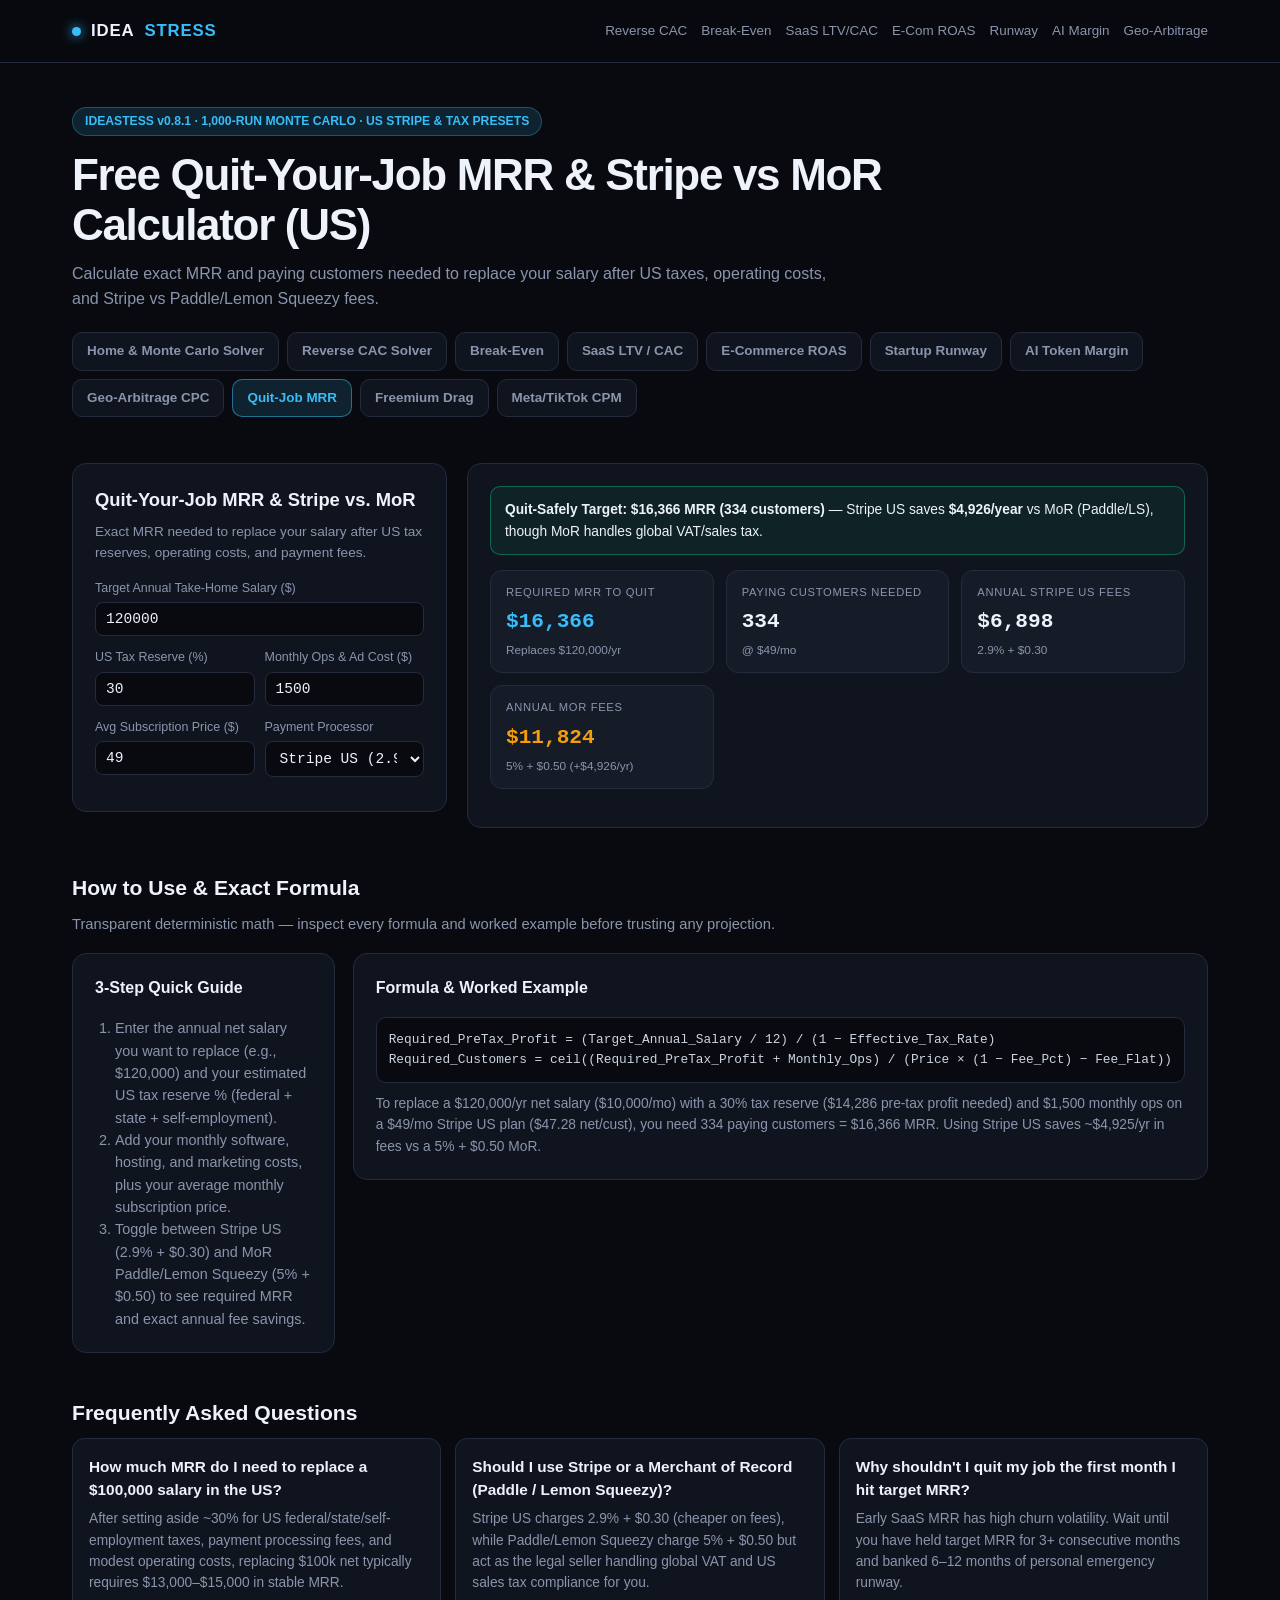
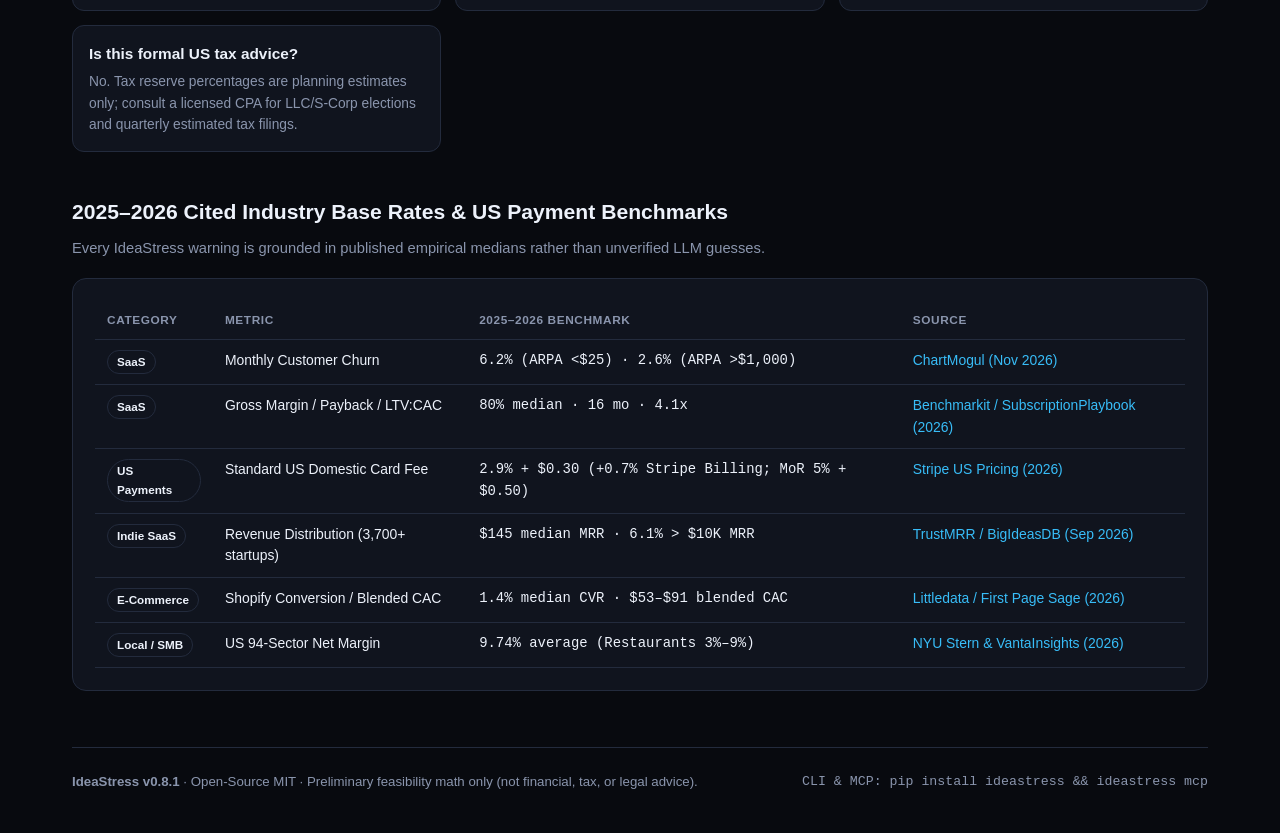
<file: web/quit-job-mrr-calculator/index.html>
<!DOCTYPE html>
<html lang="en">
<head>
  <meta charset="UTF-8" />
  <meta name="viewport" content="width=device-width, initial-scale=1.0" />
  <title>Free Quit-Your-Job MRR & Stripe vs MoR Calculator (US) | IdeaStress</title>
  <meta name="description" content="Calculate exact MRR and paying customers needed to replace your salary after US taxes, operating costs, and Stripe vs Paddle/Lemon Squeezy fees." />
  <link rel="canonical" href="https://waterdolphinkiller.github.io/ideastress/quit-job-mrr-calculator/" />
  <meta property="og:title" content="Free Quit-Your-Job MRR & Stripe vs MoR Calculator (US) | IdeaStress" />
  <meta property="og:description" content="Calculate exact MRR and paying customers needed to replace your salary after US taxes, operating costs, and Stripe vs Paddle/Lemon Squeezy fees." />
  <meta property="og:url" content="https://waterdolphinkiller.github.io/ideastress/quit-job-mrr-calculator/" />
  <meta property="og:type" content="website" />
  <script type="application/ld+json">{
  "@context": "https://schema.org",
  "@graph": [
    {
      "@type": "WebApplication",
      "name": "Free Quit-Your-Job MRR & Stripe vs MoR Calculator (US) | IdeaStress",
      "url": "https://waterdolphinkiller.github.io/ideastress/quit-job-mrr-calculator/",
      "applicationCategory": "BusinessApplication",
      "offers": {
        "@type": "Offer",
        "price": "0",
        "priceCurrency": "USD"
      },
      "description": "Calculate exact MRR and paying customers needed to replace your salary after US taxes, operating costs, and Stripe vs Paddle/Lemon Squeezy fees."
    },
    {
      "@type": "HowTo",
      "name": "How to use the Quit-Your-Job MRR & US Solo Founder Take-Home Calculator",
      "step": [
        {
          "@type": "HowToStep",
          "position": 1,
          "text": "Enter the annual net salary you want to replace (e.g., $120,000) and your estimated US tax reserve % (federal + state + self-employment)."
        },
        {
          "@type": "HowToStep",
          "position": 2,
          "text": "Add your monthly software, hosting, and marketing costs, plus your average monthly subscription price."
        },
        {
          "@type": "HowToStep",
          "position": 3,
          "text": "Toggle between Stripe US (2.9% + $0.30) and MoR Paddle/Lemon Squeezy (5% + $0.50) to see required MRR and exact annual fee savings."
        }
      ]
    },
    {
      "@type": "FAQPage",
      "mainEntity": [
        {
          "@type": "Question",
          "name": "How much MRR do I need to replace a $100,000 salary in the US?",
          "acceptedAnswer": {
            "@type": "Answer",
            "text": "After setting aside ~30% for US federal/state/self-employment taxes, payment processing fees, and modest operating costs, replacing $100k net typically requires $13,000\u2013$15,000 in stable MRR."
          }
        },
        {
          "@type": "Question",
          "name": "Should I use Stripe or a Merchant of Record (Paddle / Lemon Squeezy)?",
          "acceptedAnswer": {
            "@type": "Answer",
            "text": "Stripe US charges 2.9% + $0.30 (cheaper on fees), while Paddle/Lemon Squeezy charge 5% + $0.50 but act as the legal seller handling global VAT and US sales tax compliance for you."
          }
        },
        {
          "@type": "Question",
          "name": "Why shouldn't I quit my job the first month I hit target MRR?",
          "acceptedAnswer": {
            "@type": "Answer",
            "text": "Early SaaS MRR has high churn volatility. Wait until you have held target MRR for 3+ consecutive months and banked 6\u201312 months of personal emergency runway."
          }
        },
        {
          "@type": "Question",
          "name": "Is this formal US tax advice?",
          "acceptedAnswer": {
            "@type": "Answer",
            "text": "No. Tax reserve percentages are planning estimates only; consult a licensed CPA for LLC/S-Corp elections and quarterly estimated tax filings."
          }
        }
      ]
    }
  ]
}</script>
  <link rel="stylesheet" href="../assets/style.css" />
</head>
<body>
  <header>
    <div class="container nav-inner">
      <a class="logo" href="../index.html"><span class="dot"></span>IDEA<span>STRESS</span></a>
      <div class="nav-links">
        <a href="../reverse-cac-calculator/index.html">Reverse CAC</a>
        <a href="../break-even-calculator/index.html">Break-Even</a>
        <a href="../saas-ltv-cac-calculator/index.html">SaaS LTV/CAC</a>
        <a href="../ecommerce-roas-calculator/index.html">E-Com ROAS</a>
        <a href="../startup-runway-calculator/index.html">Runway</a>
        <a href="../ai-token-margin-calculator/index.html">AI Margin</a>
        <a href="../geo-arbitrage-cpc-scanner/index.html">Geo-Arbitrage</a>
      </div>
    </div>
  </header>
  <main class="container">
    <section class="hero">
      <div class="eyebrow">IDEASTESS v0.8.1 · 1,000-RUN MONTE CARLO · US STRIPE &amp; TAX PRESETS</div>
      <h1>Free Quit-Your-Job MRR & Stripe vs MoR Calculator (US)</h1>
      <p>Calculate exact MRR and paying customers needed to replace your salary after US taxes, operating costs, and Stripe vs Paddle/Lemon Squeezy fees.</p>
      <div class="route-bar"><a class="route-pill" href="../index.html">Home & Monte Carlo Solver</a><a class="route-pill" href="../reverse-cac-calculator/index.html">Reverse CAC Solver</a><a class="route-pill" href="../break-even-calculator/index.html">Break-Even</a><a class="route-pill" href="../saas-ltv-cac-calculator/index.html">SaaS LTV / CAC</a><a class="route-pill" href="../ecommerce-roas-calculator/index.html">E-Commerce ROAS</a><a class="route-pill" href="../startup-runway-calculator/index.html">Startup Runway</a><a class="route-pill" href="../ai-token-margin-calculator/index.html">AI Token Margin</a><a class="route-pill" href="../geo-arbitrage-cpc-scanner/index.html">Geo-Arbitrage CPC</a><a class="route-pill active" href="../quit-job-mrr-calculator/index.html">Quit-Job MRR</a><a class="route-pill" href="../freemium-economics-calculator/index.html">Freemium Drag</a><a class="route-pill" href="../meta-tiktok-cpm-calculator/index.html">Meta/TikTok CPM</a></div>
    </section>
    <script src="../assets/engine.js"></script>
    
<div id="tool-quit-job" class="workspace">
  <div class="card">
    <h2>Quit-Your-Job MRR &amp; Stripe vs. MoR</h2>
    <p class="sub">Exact MRR needed to replace your salary after US tax reserves, operating costs, and payment fees.</p>
    <div class="field"><label>Target Annual Take-Home Salary ($)</label><input id="q_sal" type="number" value="120000" step="5000" /></div>
    <div class="row-2">
      <div class="field"><label>US Tax Reserve (%)</label><input id="q_tax" type="number" value="30" step="1" /></div>
      <div class="field"><label>Monthly Ops &amp; Ad Cost ($)</label><input id="q_ops" type="number" value="1500" step="100" /></div>
    </div>
    <div class="row-2">
      <div class="field"><label>Avg Subscription Price ($)</label><input id="q_price" type="number" value="49" step="1" /></div>
      <div class="field"><label>Payment Processor</label><select id="q_proc"><option value="stripe_us" selected>Stripe US (2.9%+$0.30)</option><option value="mor_paddle">MoR Paddle/LS (5%+$0.50)</option></select></div>
    </div>
  </div>
  <div class="card">
    <div id="q_alert" class="alert-box"></div>
    <div class="kpi-grid" id="q_kpis"></div>
  </div>
</div>
<script>window.addEventListener('DOMContentLoaded', () => window.initQuitJobTool());</script>

    
<section class="section">
  <h2>How to Use &amp; Exact Formula</h2>
  <p class="lead">Transparent deterministic math — inspect every formula and worked example before trusting any projection.</p>
  <div class="row-2" style="gap:18px;align-items:start;">
    <div class="card">
      <h3 style="margin-top:0;font-size:1rem;">3-Step Quick Guide</h3>
      <ol style="padding-left:20px;margin:8px 0 0;color:var(--muted);font-size:0.9rem;"><li>Enter the annual net salary you want to replace (e.g., $120,000) and your estimated US tax reserve % (federal + state + self-employment).</li><li>Add your monthly software, hosting, and marketing costs, plus your average monthly subscription price.</li><li>Toggle between Stripe US (2.9% + $0.30) and MoR Paddle/Lemon Squeezy (5% + $0.50) to see required MRR and exact annual fee savings.</li></ol>
    </div>
    <div class="card">
      <h3 style="margin-top:0;font-size:1rem;">Formula &amp; Worked Example</h3>
      <pre class="mono" style="background:var(--bg);border:1px solid var(--border);border-radius:10px;padding:12px;overflow-x:auto;font-size:0.8rem;color:#cbd5e1;margin:0 0 10px;">Required_PreTax_Profit = (Target_Annual_Salary / 12) / (1 − Effective_Tax_Rate)
Required_Customers = ceil((Required_PreTax_Profit + Monthly_Ops) / (Price × (1 − Fee_Pct) − Fee_Flat))</pre>
      <p style="margin:0;font-size:0.86rem;color:var(--muted);">To replace a $120,000/yr net salary ($10,000/mo) with a 30% tax reserve ($14,286 pre-tax profit needed) and $1,500 monthly ops on a $49/mo Stripe US plan ($47.28 net/cust), you need 334 paying customers = $16,366 MRR. Using Stripe US saves ~$4,925/yr in fees vs a 5% + $0.50 MoR.</p>
    </div>
  </div>
</section>
<section class="section">
  <h2>Frequently Asked Questions</h2>
  <div class="faq-grid"><div class="faq-item"><h3>How much MRR do I need to replace a $100,000 salary in the US?</h3><p>After setting aside ~30% for US federal/state/self-employment taxes, payment processing fees, and modest operating costs, replacing $100k net typically requires $13,000–$15,000 in stable MRR.</p></div><div class="faq-item"><h3>Should I use Stripe or a Merchant of Record (Paddle / Lemon Squeezy)?</h3><p>Stripe US charges 2.9% + $0.30 (cheaper on fees), while Paddle/Lemon Squeezy charge 5% + $0.50 but act as the legal seller handling global VAT and US sales tax compliance for you.</p></div><div class="faq-item"><h3>Why shouldn't I quit my job the first month I hit target MRR?</h3><p>Early SaaS MRR has high churn volatility. Wait until you have held target MRR for 3+ consecutive months and banked 6–12 months of personal emergency runway.</p></div><div class="faq-item"><h3>Is this formal US tax advice?</h3><p>No. Tax reserve percentages are planning estimates only; consult a licensed CPA for LLC/S-Corp elections and quarterly estimated tax filings.</p></div></div>
</section>

    
<section class="section">
  <h2>2025–2026 Cited Industry Base Rates &amp; US Payment Benchmarks</h2>
  <p class="lead">Every IdeaStress warning is grounded in published empirical medians rather than unverified LLM guesses.</p>
  <div class="card" style="overflow-x:auto;">
    <table>
      <thead><tr><th>Category</th><th>Metric</th><th>2025–2026 Benchmark</th><th>Source</th></tr></thead>
      <tbody>
        <tr><td><span class="pill">SaaS</span></td><td>Monthly Customer Churn</td><td class="mono">6.2% (ARPA &lt;$25) · 2.6% (ARPA &gt;$1,000)</td><td><a href="https://chartmogul.com/benchmarks/" target="_blank" rel="noopener">ChartMogul (Nov 2026)</a></td></tr>
        <tr><td><span class="pill">SaaS</span></td><td>Gross Margin / Payback / LTV:CAC</td><td class="mono">80% median · 16 mo · 4.1x</td><td><a href="https://www.subscriptionplaybook.com/benchmarks/" target="_blank" rel="noopener">Benchmarkit / SubscriptionPlaybook (2026)</a></td></tr>
        <tr><td><span class="pill">US Payments</span></td><td>Standard US Domestic Card Fee</td><td class="mono">2.9% + $0.30 (+0.7% Stripe Billing; MoR 5% + $0.50)</td><td><a href="https://stripe.com/pricing" target="_blank" rel="noopener">Stripe US Pricing (2026)</a></td></tr>
        <tr><td><span class="pill">Indie SaaS</span></td><td>Revenue Distribution (3,700+ startups)</td><td class="mono">$145 median MRR · 6.1% &gt; $10K MRR</td><td><a href="https://bigideasdb.com/dimeadozen-alternative" target="_blank" rel="noopener">TrustMRR / BigIdeasDB (Sep 2026)</a></td></tr>
        <tr><td><span class="pill">E-Commerce</span></td><td>Shopify Conversion / Blended CAC</td><td class="mono">1.4% median CVR · $53–$91 blended CAC</td><td><a href="https://eulav.io/insights/average-ecommerce-conversion-rate/" target="_blank" rel="noopener">Littledata / First Page Sage (2026)</a></td></tr>
        <tr><td><span class="pill">Local / SMB</span></td><td>US 94-Sector Net Margin</td><td class="mono">9.74% average (Restaurants 3%–9%)</td><td><a href="https://christopholivierconsulting.com/profit-margin-by-industry/" target="_blank" rel="noopener">NYU Stern &amp; VantaInsights (2026)</a></td></tr>
      </tbody>
    </table>
  </div>
</section>

    <footer>
      <div><strong>IdeaStress v0.8.1</strong> · Open-Source MIT · Preliminary feasibility math only (not financial, tax, or legal advice).</div>
      <div class="mono">CLI &amp; MCP: pip install ideastress &amp;&amp; ideastress mcp</div>
    </footer>
  </main>
  <div class="toast" id="toast"></div>
</body>
</html>
</file>
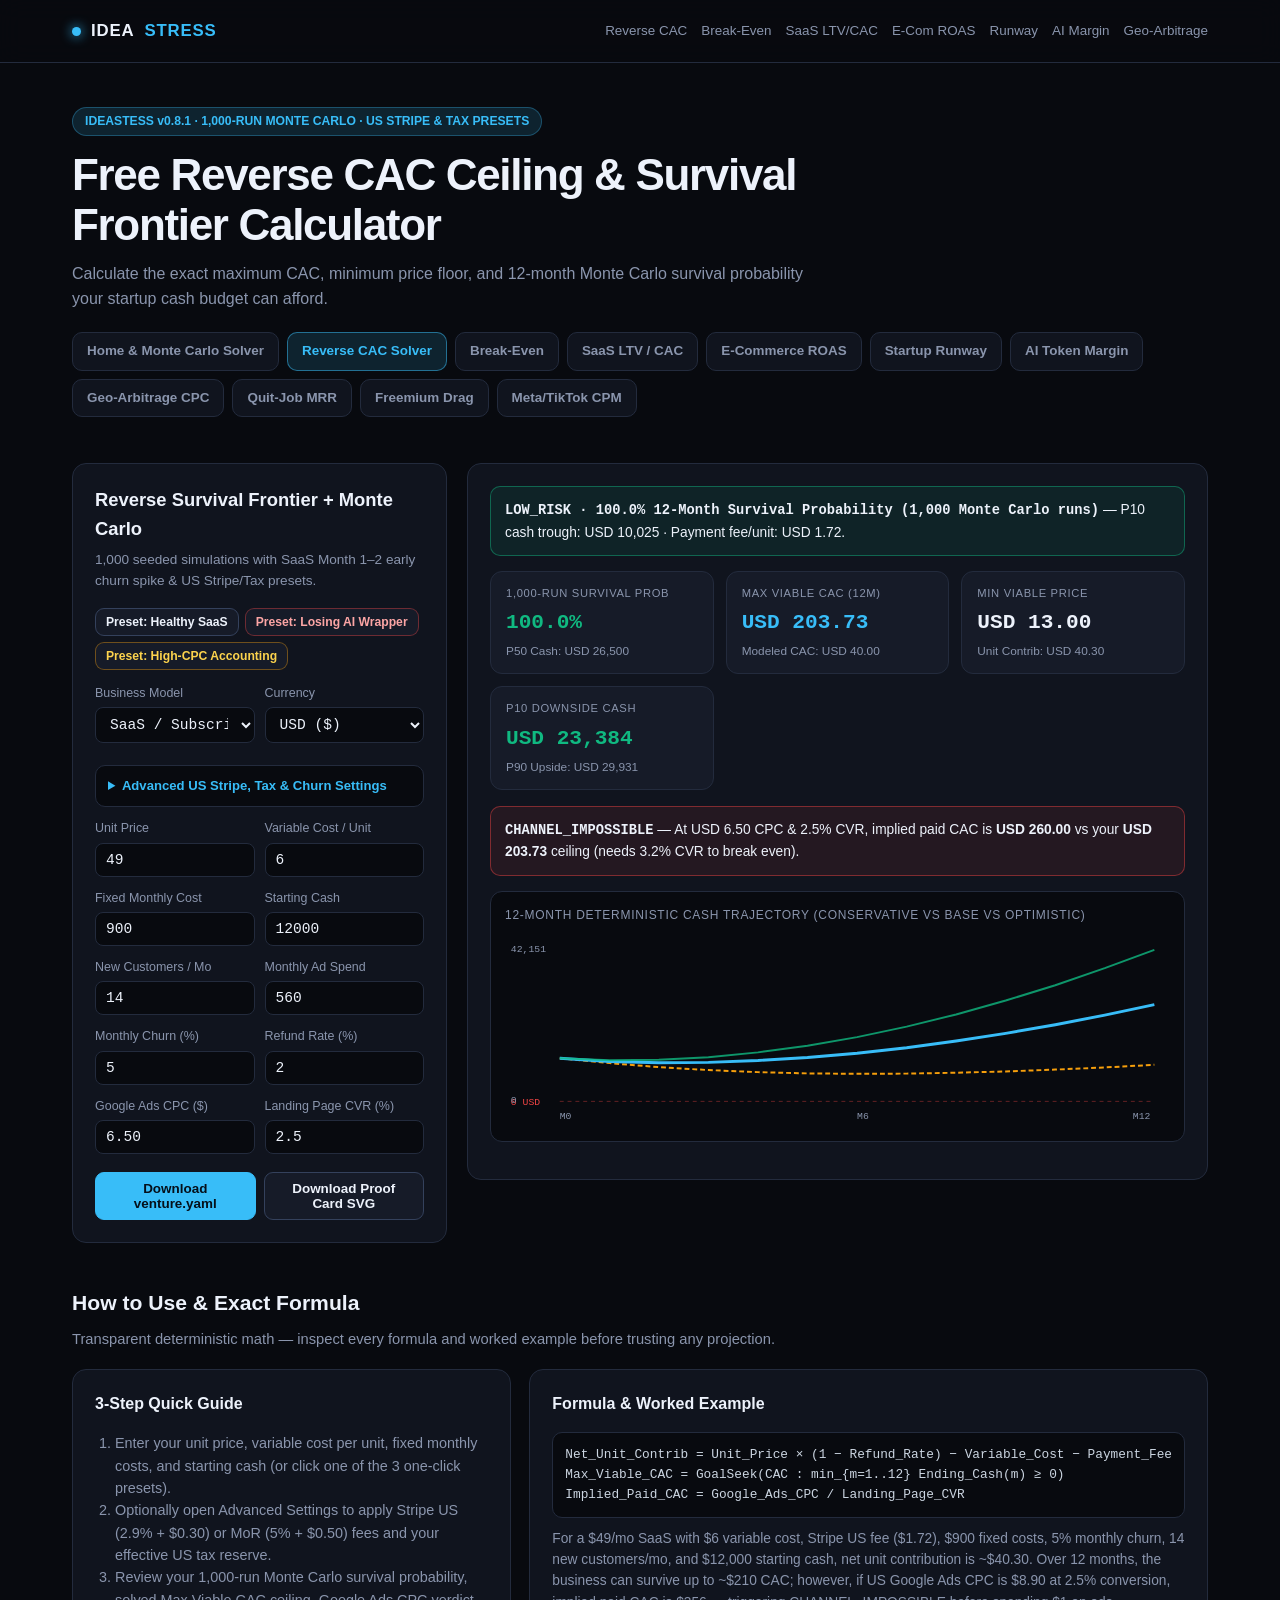
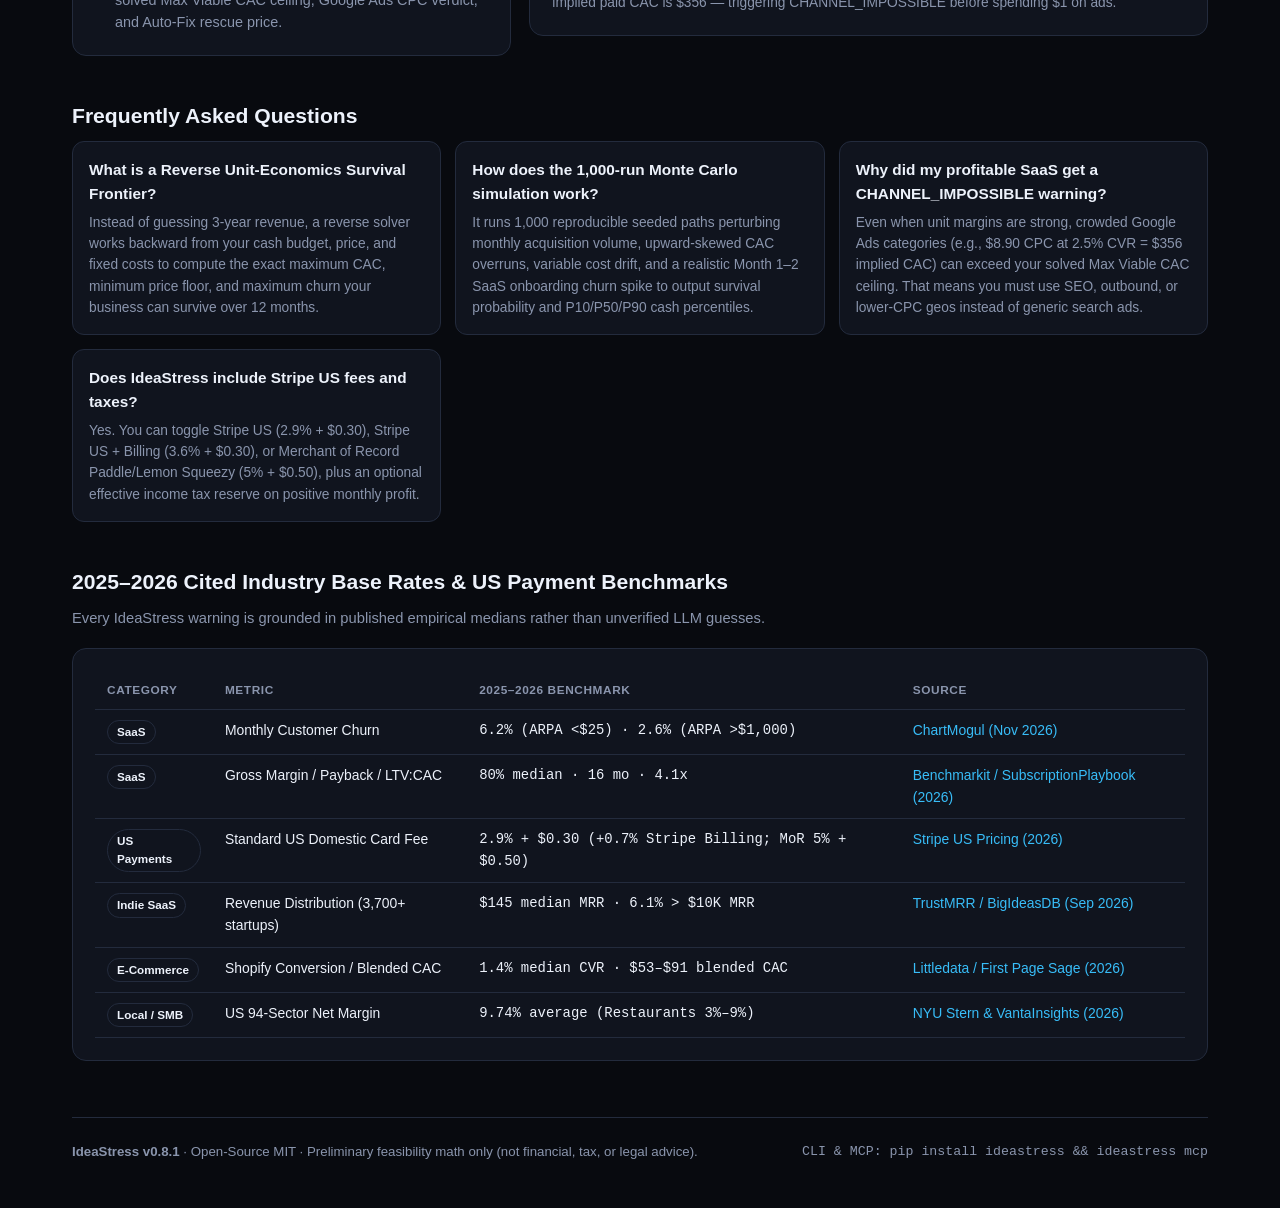
<file: web/reverse-cac-calculator/index.html>
<!DOCTYPE html>
<html lang="en">
<head>
  <meta charset="UTF-8" />
  <meta name="viewport" content="width=device-width, initial-scale=1.0" />
  <title>Free Reverse CAC Ceiling & Survival Frontier Calculator | IdeaStress</title>
  <meta name="description" content="Calculate the exact maximum CAC, minimum price floor, and 12-month Monte Carlo survival probability your startup cash budget can afford." />
  <link rel="canonical" href="https://waterdolphinkiller.github.io/ideastress/reverse-cac-calculator/" />
  <meta property="og:title" content="Free Reverse CAC Ceiling & Survival Frontier Calculator | IdeaStress" />
  <meta property="og:description" content="Calculate the exact maximum CAC, minimum price floor, and 12-month Monte Carlo survival probability your startup cash budget can afford." />
  <meta property="og:url" content="https://waterdolphinkiller.github.io/ideastress/reverse-cac-calculator/" />
  <meta property="og:type" content="website" />
  <script type="application/ld+json">{
  "@context": "https://schema.org",
  "@graph": [
    {
      "@type": "WebApplication",
      "name": "Free Reverse CAC Ceiling & Survival Frontier Calculator | IdeaStress",
      "url": "https://waterdolphinkiller.github.io/ideastress/reverse-cac-calculator/",
      "applicationCategory": "BusinessApplication",
      "offers": {
        "@type": "Offer",
        "price": "0",
        "priceCurrency": "USD"
      },
      "description": "Calculate the exact maximum CAC, minimum price floor, and 12-month Monte Carlo survival probability your startup cash budget can afford."
    },
    {
      "@type": "HowTo",
      "name": "How to use the Reverse Unit-Economics Survival Frontier & Monte Carlo Solver",
      "step": [
        {
          "@type": "HowToStep",
          "position": 1,
          "text": "Enter your unit price, variable cost per unit, fixed monthly costs, and starting cash (or click one of the 3 one-click presets)."
        },
        {
          "@type": "HowToStep",
          "position": 2,
          "text": "Optionally open Advanced Settings to apply Stripe US (2.9% + $0.30) or MoR (5% + $0.50) fees and your effective US tax reserve."
        },
        {
          "@type": "HowToStep",
          "position": 3,
          "text": "Review your 1,000-run Monte Carlo survival probability, solved Max Viable CAC ceiling, Google Ads CPC verdict, and Auto-Fix rescue price."
        }
      ]
    },
    {
      "@type": "FAQPage",
      "mainEntity": [
        {
          "@type": "Question",
          "name": "What is a Reverse Unit-Economics Survival Frontier?",
          "acceptedAnswer": {
            "@type": "Answer",
            "text": "Instead of guessing 3-year revenue, a reverse solver works backward from your cash budget, price, and fixed costs to compute the exact maximum CAC, minimum price floor, and maximum churn your business can survive over 12 months."
          }
        },
        {
          "@type": "Question",
          "name": "How does the 1,000-run Monte Carlo simulation work?",
          "acceptedAnswer": {
            "@type": "Answer",
            "text": "It runs 1,000 reproducible seeded paths perturbing monthly acquisition volume, upward-skewed CAC overruns, variable cost drift, and a realistic Month 1\u20132 SaaS onboarding churn spike to output survival probability and P10/P50/P90 cash percentiles."
          }
        },
        {
          "@type": "Question",
          "name": "Why did my profitable SaaS get a CHANNEL_IMPOSSIBLE warning?",
          "acceptedAnswer": {
            "@type": "Answer",
            "text": "Even when unit margins are strong, crowded Google Ads categories (e.g., $8.90 CPC at 2.5% CVR = $356 implied CAC) can exceed your solved Max Viable CAC ceiling. That means you must use SEO, outbound, or lower-CPC geos instead of generic search ads."
          }
        },
        {
          "@type": "Question",
          "name": "Does IdeaStress include Stripe US fees and taxes?",
          "acceptedAnswer": {
            "@type": "Answer",
            "text": "Yes. You can toggle Stripe US (2.9% + $0.30), Stripe US + Billing (3.6% + $0.30), or Merchant of Record Paddle/Lemon Squeezy (5% + $0.50), plus an optional effective income tax reserve on positive monthly profit."
          }
        }
      ]
    }
  ]
}</script>
  <link rel="stylesheet" href="../assets/style.css" />
</head>
<body>
  <header>
    <div class="container nav-inner">
      <a class="logo" href="../index.html"><span class="dot"></span>IDEA<span>STRESS</span></a>
      <div class="nav-links">
        <a href="../reverse-cac-calculator/index.html">Reverse CAC</a>
        <a href="../break-even-calculator/index.html">Break-Even</a>
        <a href="../saas-ltv-cac-calculator/index.html">SaaS LTV/CAC</a>
        <a href="../ecommerce-roas-calculator/index.html">E-Com ROAS</a>
        <a href="../startup-runway-calculator/index.html">Runway</a>
        <a href="../ai-token-margin-calculator/index.html">AI Margin</a>
        <a href="../geo-arbitrage-cpc-scanner/index.html">Geo-Arbitrage</a>
      </div>
    </div>
  </header>
  <main class="container">
    <section class="hero">
      <div class="eyebrow">IDEASTESS v0.8.1 · 1,000-RUN MONTE CARLO · US STRIPE &amp; TAX PRESETS</div>
      <h1>Free Reverse CAC Ceiling & Survival Frontier Calculator</h1>
      <p>Calculate the exact maximum CAC, minimum price floor, and 12-month Monte Carlo survival probability your startup cash budget can afford.</p>
      <div class="route-bar"><a class="route-pill" href="../index.html">Home & Monte Carlo Solver</a><a class="route-pill active" href="../reverse-cac-calculator/index.html">Reverse CAC Solver</a><a class="route-pill" href="../break-even-calculator/index.html">Break-Even</a><a class="route-pill" href="../saas-ltv-cac-calculator/index.html">SaaS LTV / CAC</a><a class="route-pill" href="../ecommerce-roas-calculator/index.html">E-Commerce ROAS</a><a class="route-pill" href="../startup-runway-calculator/index.html">Startup Runway</a><a class="route-pill" href="../ai-token-margin-calculator/index.html">AI Token Margin</a><a class="route-pill" href="../geo-arbitrage-cpc-scanner/index.html">Geo-Arbitrage CPC</a><a class="route-pill" href="../quit-job-mrr-calculator/index.html">Quit-Job MRR</a><a class="route-pill" href="../freemium-economics-calculator/index.html">Freemium Drag</a><a class="route-pill" href="../meta-tiktok-cpm-calculator/index.html">Meta/TikTok CPM</a></div>
    </section>
    <script src="../assets/engine.js"></script>
    
<div id="tool-frontier" class="workspace">
  <div class="card">
    <h2>Reverse Survival Frontier + Monte Carlo</h2>
    <p class="sub">1,000 seeded simulations with SaaS Month 1–2 early churn spike &amp; US Stripe/Tax presets.</p>
    <div style="display:flex;gap:6px;flex-wrap:wrap;margin-bottom:14px;">
      <button type="button" class="btn" style="font-size:0.76rem;padding:6px 10px;" onclick="applyPreset('healthy_saas')">Preset: Healthy SaaS</button>
      <button type="button" class="btn" style="font-size:0.76rem;padding:6px 10px;border-color:#ef444466;color:#fca5a5;" onclick="applyPreset('losing_ai')">Preset: Losing AI Wrapper</button>
      <button type="button" class="btn" style="font-size:0.76rem;padding:6px 10px;border-color:#f59e0b66;color:#fcd34d;" onclick="applyPreset('high_cpc')">Preset: High-CPC Accounting</button>
    </div>
    <div class="row-2">
      <div class="field"><label>Business Model</label><select id="f_type"><option value="saas">SaaS / Subscription</option><option value="ecommerce">E-Commerce / DTC</option><option value="local_service">Local Service</option><option value="digital_product">One-Time Digital</option></select></div>
      <div class="field"><label>Currency</label><select id="f_cur"><option value="USD">USD ($)</option><option value="MYR">MYR (RM)</option><option value="EUR">EUR (€)</option><option value="GBP">GBP (£)</option></select></div>
    </div>
    <details style="margin:10px 0 12px;border:1px solid var(--border);border-radius:10px;padding:10px 12px;background:var(--bg);">
      <summary style="cursor:pointer;font-size:0.82rem;color:var(--accent);font-weight:600;">Advanced US Stripe, Tax &amp; Churn Settings</summary>
      <div class="row-2" style="margin-top:10px;">
        <div class="field"><label>US Payment Fee Preset</label><select id="f_proc"><option value="stripe_us" selected>Stripe US (2.9%+$0.30)</option><option value="stripe_saas">Stripe + Billing (3.6%+$0.30)</option><option value="mor_paddle">MoR Paddle/LS (5%+$0.50)</option><option value="none">None (0%)</option></select></div>
        <div class="field"><label>Effective Tax Reserve (%)</label><input id="f_tax" type="number" value="21" step="1" /></div>
      </div>
    </details>
    <div class="row-2">
      <div class="field"><label>Unit Price</label><input id="f_price" type="number" value="49" step="1" /></div>
      <div class="field"><label>Variable Cost / Unit</label><input id="f_var" type="number" value="6" step="1" /></div>
    </div>
    <div class="row-2">
      <div class="field"><label>Fixed Monthly Cost</label><input id="f_fixed" type="number" value="900" step="50" /></div>
      <div class="field"><label>Starting Cash</label><input id="f_cash" type="number" value="12000" step="500" /></div>
    </div>
    <div class="row-2">
      <div class="field"><label>New Customers / Mo</label><input id="f_new" type="number" value="14" step="1" /></div>
      <div class="field"><label>Monthly Ad Spend</label><input id="f_spend" type="number" value="560" step="50" /></div>
    </div>
    <div class="row-2">
      <div class="field"><label>Monthly Churn (%)</label><input id="f_churn" type="number" value="5" step="0.5" /></div>
      <div class="field"><label>Refund Rate (%)</label><input id="f_refund" type="number" value="2" step="0.5" /></div>
    </div>
    <div class="row-2">
      <div class="field"><label>Google Ads CPC ($)</label><input id="f_cpc" type="number" value="6.50" step="0.25" /></div>
      <div class="field"><label>Landing Page CVR (%)</label><input id="f_cvr" type="number" value="2.5" step="0.25" /></div>
    </div>
    <div style="display:flex;gap:8px;margin-top:6px;flex-wrap:wrap;">
      <button id="btn_export_yaml" class="btn primary" style="flex:1;justify-content:center;">Download venture.yaml</button>
      <button id="btn_proof_card" class="btn" style="flex:1;justify-content:center;">Download Proof Card SVG</button>
    </div>
  </div>
  <div class="card">
    <div id="f_verdict_box" class="alert-box"></div>
    <div id="f_autofix_box" class="alert-box" style="display:none;"></div>
    <div class="kpi-grid" id="f_kpis"></div>
    <div id="f_cpc_box" class="alert-box"></div>
    <div class="chart-box">
      <div class="chart-title">12-Month Deterministic Cash Trajectory (Conservative vs Base vs Optimistic)</div>
      <svg id="f_chart" viewBox="0 0 680 195" style="width:100%;height:195px;display:block;"></svg>
    </div>
  </div>
</div>
<script>window.addEventListener('DOMContentLoaded', () => window.initFrontierTool());</script>

    
<section class="section">
  <h2>How to Use &amp; Exact Formula</h2>
  <p class="lead">Transparent deterministic math — inspect every formula and worked example before trusting any projection.</p>
  <div class="row-2" style="gap:18px;align-items:start;">
    <div class="card">
      <h3 style="margin-top:0;font-size:1rem;">3-Step Quick Guide</h3>
      <ol style="padding-left:20px;margin:8px 0 0;color:var(--muted);font-size:0.9rem;"><li>Enter your unit price, variable cost per unit, fixed monthly costs, and starting cash (or click one of the 3 one-click presets).</li><li>Optionally open Advanced Settings to apply Stripe US (2.9% + $0.30) or MoR (5% + $0.50) fees and your effective US tax reserve.</li><li>Review your 1,000-run Monte Carlo survival probability, solved Max Viable CAC ceiling, Google Ads CPC verdict, and Auto-Fix rescue price.</li></ol>
    </div>
    <div class="card">
      <h3 style="margin-top:0;font-size:1rem;">Formula &amp; Worked Example</h3>
      <pre class="mono" style="background:var(--bg);border:1px solid var(--border);border-radius:10px;padding:12px;overflow-x:auto;font-size:0.8rem;color:#cbd5e1;margin:0 0 10px;">Net_Unit_Contrib = Unit_Price × (1 − Refund_Rate) − Variable_Cost − Payment_Fee
Max_Viable_CAC = GoalSeek(CAC : min_{m=1..12} Ending_Cash(m) ≥ 0)
Implied_Paid_CAC = Google_Ads_CPC / Landing_Page_CVR</pre>
      <p style="margin:0;font-size:0.86rem;color:var(--muted);">For a $49/mo SaaS with $6 variable cost, Stripe US fee ($1.72), $900 fixed costs, 5% monthly churn, 14 new customers/mo, and $12,000 starting cash, net unit contribution is ~$40.30. Over 12 months, the business can survive up to ~$210 CAC; however, if US Google Ads CPC is $8.90 at 2.5% conversion, implied paid CAC is $356 — triggering CHANNEL_IMPOSSIBLE before spending $1 on ads.</p>
    </div>
  </div>
</section>
<section class="section">
  <h2>Frequently Asked Questions</h2>
  <div class="faq-grid"><div class="faq-item"><h3>What is a Reverse Unit-Economics Survival Frontier?</h3><p>Instead of guessing 3-year revenue, a reverse solver works backward from your cash budget, price, and fixed costs to compute the exact maximum CAC, minimum price floor, and maximum churn your business can survive over 12 months.</p></div><div class="faq-item"><h3>How does the 1,000-run Monte Carlo simulation work?</h3><p>It runs 1,000 reproducible seeded paths perturbing monthly acquisition volume, upward-skewed CAC overruns, variable cost drift, and a realistic Month 1–2 SaaS onboarding churn spike to output survival probability and P10/P50/P90 cash percentiles.</p></div><div class="faq-item"><h3>Why did my profitable SaaS get a CHANNEL_IMPOSSIBLE warning?</h3><p>Even when unit margins are strong, crowded Google Ads categories (e.g., $8.90 CPC at 2.5% CVR = $356 implied CAC) can exceed your solved Max Viable CAC ceiling. That means you must use SEO, outbound, or lower-CPC geos instead of generic search ads.</p></div><div class="faq-item"><h3>Does IdeaStress include Stripe US fees and taxes?</h3><p>Yes. You can toggle Stripe US (2.9% + $0.30), Stripe US + Billing (3.6% + $0.30), or Merchant of Record Paddle/Lemon Squeezy (5% + $0.50), plus an optional effective income tax reserve on positive monthly profit.</p></div></div>
</section>

    
<section class="section">
  <h2>2025–2026 Cited Industry Base Rates &amp; US Payment Benchmarks</h2>
  <p class="lead">Every IdeaStress warning is grounded in published empirical medians rather than unverified LLM guesses.</p>
  <div class="card" style="overflow-x:auto;">
    <table>
      <thead><tr><th>Category</th><th>Metric</th><th>2025–2026 Benchmark</th><th>Source</th></tr></thead>
      <tbody>
        <tr><td><span class="pill">SaaS</span></td><td>Monthly Customer Churn</td><td class="mono">6.2% (ARPA &lt;$25) · 2.6% (ARPA &gt;$1,000)</td><td><a href="https://chartmogul.com/benchmarks/" target="_blank" rel="noopener">ChartMogul (Nov 2026)</a></td></tr>
        <tr><td><span class="pill">SaaS</span></td><td>Gross Margin / Payback / LTV:CAC</td><td class="mono">80% median · 16 mo · 4.1x</td><td><a href="https://www.subscriptionplaybook.com/benchmarks/" target="_blank" rel="noopener">Benchmarkit / SubscriptionPlaybook (2026)</a></td></tr>
        <tr><td><span class="pill">US Payments</span></td><td>Standard US Domestic Card Fee</td><td class="mono">2.9% + $0.30 (+0.7% Stripe Billing; MoR 5% + $0.50)</td><td><a href="https://stripe.com/pricing" target="_blank" rel="noopener">Stripe US Pricing (2026)</a></td></tr>
        <tr><td><span class="pill">Indie SaaS</span></td><td>Revenue Distribution (3,700+ startups)</td><td class="mono">$145 median MRR · 6.1% &gt; $10K MRR</td><td><a href="https://bigideasdb.com/dimeadozen-alternative" target="_blank" rel="noopener">TrustMRR / BigIdeasDB (Sep 2026)</a></td></tr>
        <tr><td><span class="pill">E-Commerce</span></td><td>Shopify Conversion / Blended CAC</td><td class="mono">1.4% median CVR · $53–$91 blended CAC</td><td><a href="https://eulav.io/insights/average-ecommerce-conversion-rate/" target="_blank" rel="noopener">Littledata / First Page Sage (2026)</a></td></tr>
        <tr><td><span class="pill">Local / SMB</span></td><td>US 94-Sector Net Margin</td><td class="mono">9.74% average (Restaurants 3%–9%)</td><td><a href="https://christopholivierconsulting.com/profit-margin-by-industry/" target="_blank" rel="noopener">NYU Stern &amp; VantaInsights (2026)</a></td></tr>
      </tbody>
    </table>
  </div>
</section>

    <footer>
      <div><strong>IdeaStress v0.8.1</strong> · Open-Source MIT · Preliminary feasibility math only (not financial, tax, or legal advice).</div>
      <div class="mono">CLI &amp; MCP: pip install ideastress &amp;&amp; ideastress mcp</div>
    </footer>
  </main>
  <div class="toast" id="toast"></div>
</body>
</html>
</file>
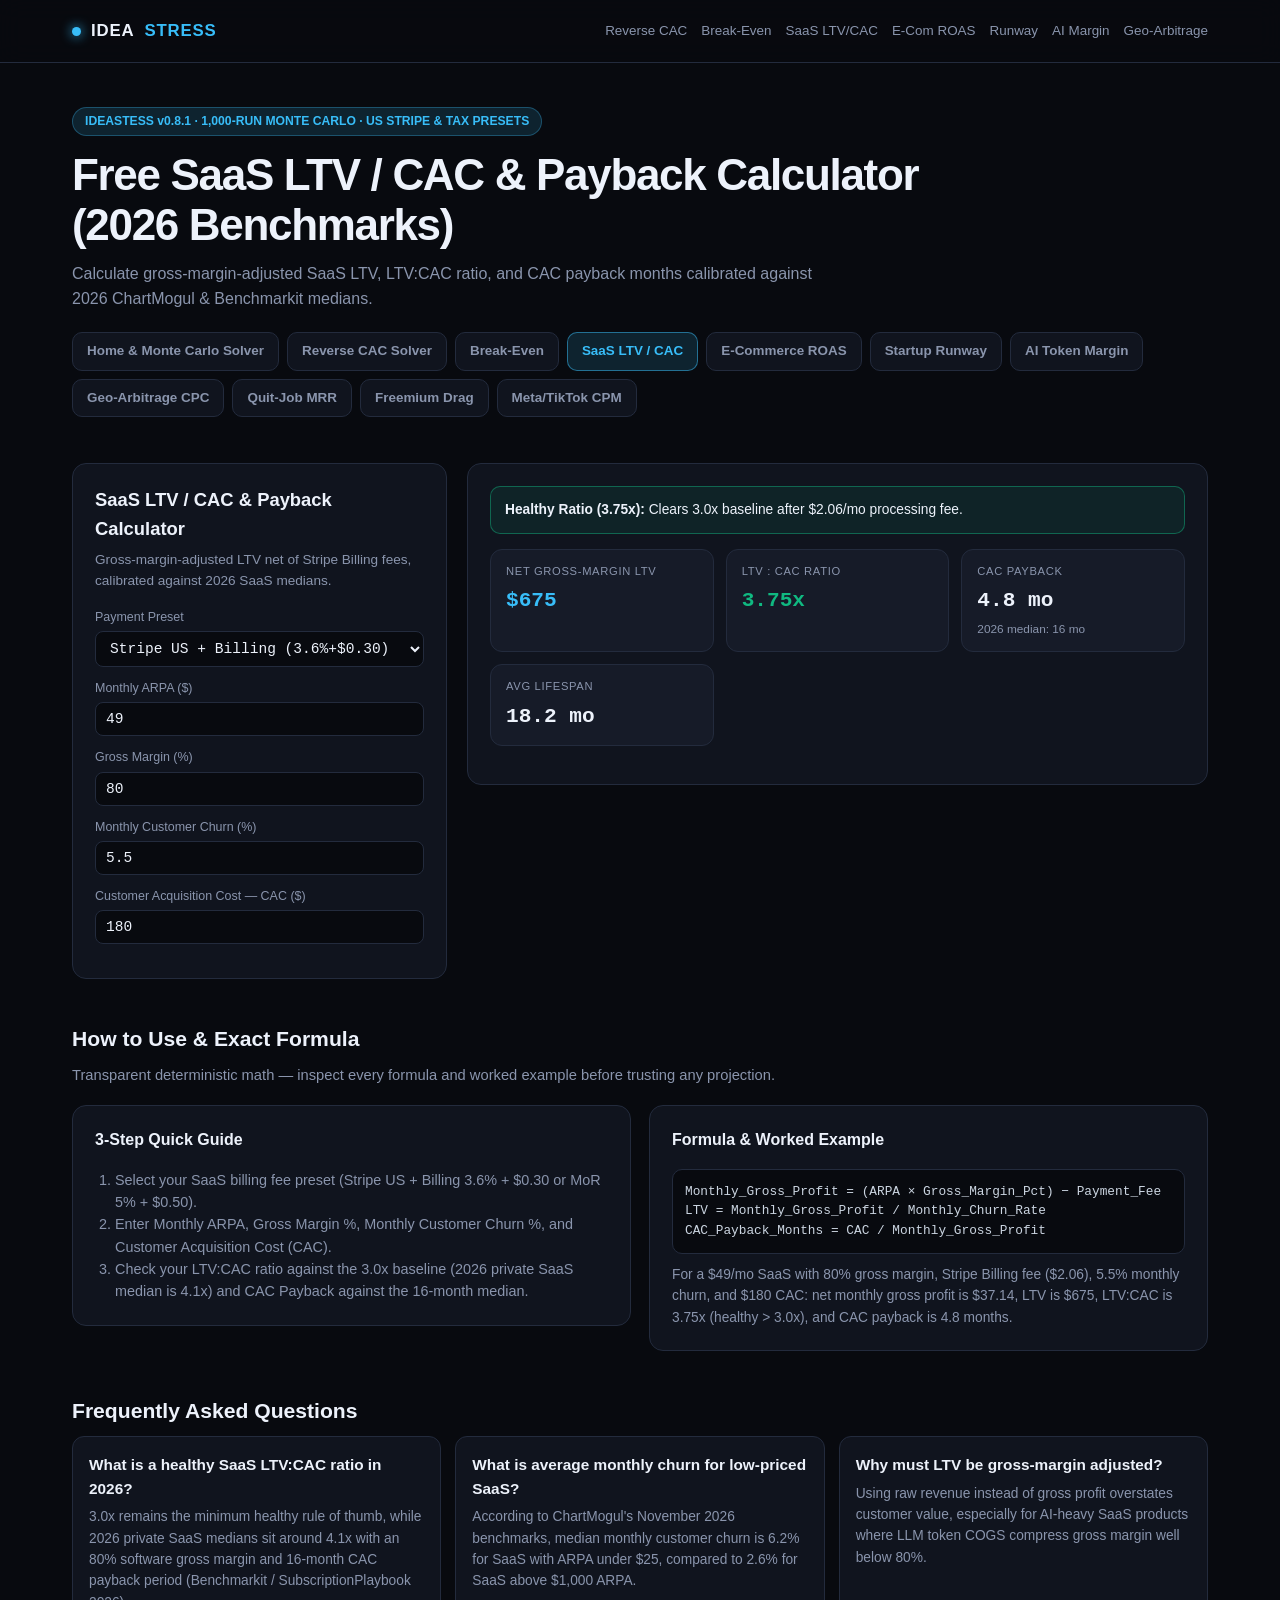
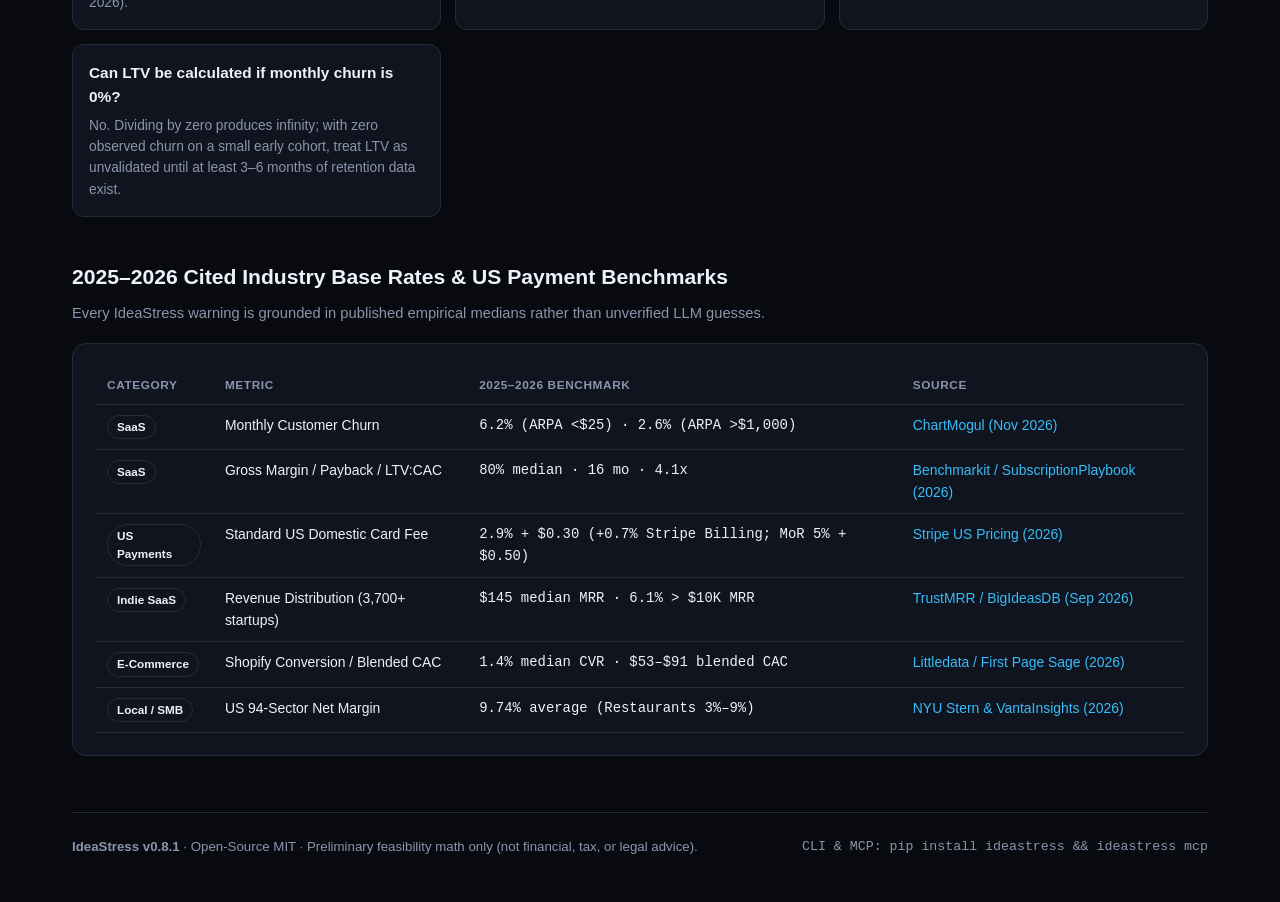
<file: web/saas-ltv-cac-calculator/index.html>
<!DOCTYPE html>
<html lang="en">
<head>
  <meta charset="UTF-8" />
  <meta name="viewport" content="width=device-width, initial-scale=1.0" />
  <title>Free SaaS LTV / CAC & Payback Calculator (2026 Benchmarks) | IdeaStress</title>
  <meta name="description" content="Calculate gross-margin-adjusted SaaS LTV, LTV:CAC ratio, and CAC payback months calibrated against 2026 ChartMogul & Benchmarkit medians." />
  <link rel="canonical" href="https://waterdolphinkiller.github.io/ideastress/saas-ltv-cac-calculator/" />
  <meta property="og:title" content="Free SaaS LTV / CAC & Payback Calculator (2026 Benchmarks) | IdeaStress" />
  <meta property="og:description" content="Calculate gross-margin-adjusted SaaS LTV, LTV:CAC ratio, and CAC payback months calibrated against 2026 ChartMogul & Benchmarkit medians." />
  <meta property="og:url" content="https://waterdolphinkiller.github.io/ideastress/saas-ltv-cac-calculator/" />
  <meta property="og:type" content="website" />
  <script type="application/ld+json">{
  "@context": "https://schema.org",
  "@graph": [
    {
      "@type": "WebApplication",
      "name": "Free SaaS LTV / CAC & Payback Calculator (2026 Benchmarks) | IdeaStress",
      "url": "https://waterdolphinkiller.github.io/ideastress/saas-ltv-cac-calculator/",
      "applicationCategory": "BusinessApplication",
      "offers": {
        "@type": "Offer",
        "price": "0",
        "priceCurrency": "USD"
      },
      "description": "Calculate gross-margin-adjusted SaaS LTV, LTV:CAC ratio, and CAC payback months calibrated against 2026 ChartMogul & Benchmarkit medians."
    },
    {
      "@type": "HowTo",
      "name": "How to use the SaaS LTV / CAC & Payback Calculator (2026 Benchmarks)",
      "step": [
        {
          "@type": "HowToStep",
          "position": 1,
          "text": "Select your SaaS billing fee preset (Stripe US + Billing 3.6% + $0.30 or MoR 5% + $0.50)."
        },
        {
          "@type": "HowToStep",
          "position": 2,
          "text": "Enter Monthly ARPA, Gross Margin %, Monthly Customer Churn %, and Customer Acquisition Cost (CAC)."
        },
        {
          "@type": "HowToStep",
          "position": 3,
          "text": "Check your LTV:CAC ratio against the 3.0x baseline (2026 private SaaS median is 4.1x) and CAC Payback against the 16-month median."
        }
      ]
    },
    {
      "@type": "FAQPage",
      "mainEntity": [
        {
          "@type": "Question",
          "name": "What is a healthy SaaS LTV:CAC ratio in 2026?",
          "acceptedAnswer": {
            "@type": "Answer",
            "text": "3.0x remains the minimum healthy rule of thumb, while 2026 private SaaS medians sit around 4.1x with an 80% software gross margin and 16-month CAC payback period (Benchmarkit / SubscriptionPlaybook 2026)."
          }
        },
        {
          "@type": "Question",
          "name": "What is average monthly churn for low-priced SaaS?",
          "acceptedAnswer": {
            "@type": "Answer",
            "text": "According to ChartMogul's November 2026 benchmarks, median monthly customer churn is 6.2% for SaaS with ARPA under $25, compared to 2.6% for SaaS above $1,000 ARPA."
          }
        },
        {
          "@type": "Question",
          "name": "Why must LTV be gross-margin adjusted?",
          "acceptedAnswer": {
            "@type": "Answer",
            "text": "Using raw revenue instead of gross profit overstates customer value, especially for AI-heavy SaaS products where LLM token COGS compress gross margin well below 80%."
          }
        },
        {
          "@type": "Question",
          "name": "Can LTV be calculated if monthly churn is 0%?",
          "acceptedAnswer": {
            "@type": "Answer",
            "text": "No. Dividing by zero produces infinity; with zero observed churn on a small early cohort, treat LTV as unvalidated until at least 3\u20136 months of retention data exist."
          }
        }
      ]
    }
  ]
}</script>
  <link rel="stylesheet" href="../assets/style.css" />
</head>
<body>
  <header>
    <div class="container nav-inner">
      <a class="logo" href="../index.html"><span class="dot"></span>IDEA<span>STRESS</span></a>
      <div class="nav-links">
        <a href="../reverse-cac-calculator/index.html">Reverse CAC</a>
        <a href="../break-even-calculator/index.html">Break-Even</a>
        <a href="../saas-ltv-cac-calculator/index.html">SaaS LTV/CAC</a>
        <a href="../ecommerce-roas-calculator/index.html">E-Com ROAS</a>
        <a href="../startup-runway-calculator/index.html">Runway</a>
        <a href="../ai-token-margin-calculator/index.html">AI Margin</a>
        <a href="../geo-arbitrage-cpc-scanner/index.html">Geo-Arbitrage</a>
      </div>
    </div>
  </header>
  <main class="container">
    <section class="hero">
      <div class="eyebrow">IDEASTESS v0.8.1 · 1,000-RUN MONTE CARLO · US STRIPE &amp; TAX PRESETS</div>
      <h1>Free SaaS LTV / CAC & Payback Calculator (2026 Benchmarks)</h1>
      <p>Calculate gross-margin-adjusted SaaS LTV, LTV:CAC ratio, and CAC payback months calibrated against 2026 ChartMogul & Benchmarkit medians.</p>
      <div class="route-bar"><a class="route-pill" href="../index.html">Home & Monte Carlo Solver</a><a class="route-pill" href="../reverse-cac-calculator/index.html">Reverse CAC Solver</a><a class="route-pill" href="../break-even-calculator/index.html">Break-Even</a><a class="route-pill active" href="../saas-ltv-cac-calculator/index.html">SaaS LTV / CAC</a><a class="route-pill" href="../ecommerce-roas-calculator/index.html">E-Commerce ROAS</a><a class="route-pill" href="../startup-runway-calculator/index.html">Startup Runway</a><a class="route-pill" href="../ai-token-margin-calculator/index.html">AI Token Margin</a><a class="route-pill" href="../geo-arbitrage-cpc-scanner/index.html">Geo-Arbitrage CPC</a><a class="route-pill" href="../quit-job-mrr-calculator/index.html">Quit-Job MRR</a><a class="route-pill" href="../freemium-economics-calculator/index.html">Freemium Drag</a><a class="route-pill" href="../meta-tiktok-cpm-calculator/index.html">Meta/TikTok CPM</a></div>
    </section>
    <script src="../assets/engine.js"></script>
    
<div id="tool-saas" class="workspace">
  <div class="card">
    <h2>SaaS LTV / CAC &amp; Payback Calculator</h2>
    <p class="sub">Gross-margin-adjusted LTV net of Stripe Billing fees, calibrated against 2026 SaaS medians.</p>
    <div class="field"><label>Payment Preset</label><select id="s_proc"><option value="stripe_saas" selected>Stripe US + Billing (3.6%+$0.30)</option><option value="stripe_us">Stripe US Card Only (2.9%+$0.30)</option><option value="mor_paddle">MoR Paddle/LS (5%+$0.50)</option><option value="none">None (0%)</option></select></div>
    <div class="field"><label>Monthly ARPA ($)</label><input id="s_arpa" type="number" value="49" /></div>
    <div class="field"><label>Gross Margin (%)</label><input id="s_gm" type="number" value="80" /></div>
    <div class="field"><label>Monthly Customer Churn (%)</label><input id="s_churn" type="number" value="5.5" step="0.5" /></div>
    <div class="field"><label>Customer Acquisition Cost — CAC ($)</label><input id="s_cac" type="number" value="180" /></div>
  </div>
  <div class="card">
    <div id="s_alert" class="alert-box"></div>
    <div class="kpi-grid" id="s_kpis"></div>
  </div>
</div>
<script>window.addEventListener('DOMContentLoaded', () => window.initSaasTool());</script>

    
<section class="section">
  <h2>How to Use &amp; Exact Formula</h2>
  <p class="lead">Transparent deterministic math — inspect every formula and worked example before trusting any projection.</p>
  <div class="row-2" style="gap:18px;align-items:start;">
    <div class="card">
      <h3 style="margin-top:0;font-size:1rem;">3-Step Quick Guide</h3>
      <ol style="padding-left:20px;margin:8px 0 0;color:var(--muted);font-size:0.9rem;"><li>Select your SaaS billing fee preset (Stripe US + Billing 3.6% + $0.30 or MoR 5% + $0.50).</li><li>Enter Monthly ARPA, Gross Margin %, Monthly Customer Churn %, and Customer Acquisition Cost (CAC).</li><li>Check your LTV:CAC ratio against the 3.0x baseline (2026 private SaaS median is 4.1x) and CAC Payback against the 16-month median.</li></ol>
    </div>
    <div class="card">
      <h3 style="margin-top:0;font-size:1rem;">Formula &amp; Worked Example</h3>
      <pre class="mono" style="background:var(--bg);border:1px solid var(--border);border-radius:10px;padding:12px;overflow-x:auto;font-size:0.8rem;color:#cbd5e1;margin:0 0 10px;">Monthly_Gross_Profit = (ARPA × Gross_Margin_Pct) − Payment_Fee
LTV = Monthly_Gross_Profit / Monthly_Churn_Rate
CAC_Payback_Months = CAC / Monthly_Gross_Profit</pre>
      <p style="margin:0;font-size:0.86rem;color:var(--muted);">For a $49/mo SaaS with 80% gross margin, Stripe Billing fee ($2.06), 5.5% monthly churn, and $180 CAC: net monthly gross profit is $37.14, LTV is $675, LTV:CAC is 3.75x (healthy > 3.0x), and CAC payback is 4.8 months.</p>
    </div>
  </div>
</section>
<section class="section">
  <h2>Frequently Asked Questions</h2>
  <div class="faq-grid"><div class="faq-item"><h3>What is a healthy SaaS LTV:CAC ratio in 2026?</h3><p>3.0x remains the minimum healthy rule of thumb, while 2026 private SaaS medians sit around 4.1x with an 80% software gross margin and 16-month CAC payback period (Benchmarkit / SubscriptionPlaybook 2026).</p></div><div class="faq-item"><h3>What is average monthly churn for low-priced SaaS?</h3><p>According to ChartMogul's November 2026 benchmarks, median monthly customer churn is 6.2% for SaaS with ARPA under $25, compared to 2.6% for SaaS above $1,000 ARPA.</p></div><div class="faq-item"><h3>Why must LTV be gross-margin adjusted?</h3><p>Using raw revenue instead of gross profit overstates customer value, especially for AI-heavy SaaS products where LLM token COGS compress gross margin well below 80%.</p></div><div class="faq-item"><h3>Can LTV be calculated if monthly churn is 0%?</h3><p>No. Dividing by zero produces infinity; with zero observed churn on a small early cohort, treat LTV as unvalidated until at least 3–6 months of retention data exist.</p></div></div>
</section>

    
<section class="section">
  <h2>2025–2026 Cited Industry Base Rates &amp; US Payment Benchmarks</h2>
  <p class="lead">Every IdeaStress warning is grounded in published empirical medians rather than unverified LLM guesses.</p>
  <div class="card" style="overflow-x:auto;">
    <table>
      <thead><tr><th>Category</th><th>Metric</th><th>2025–2026 Benchmark</th><th>Source</th></tr></thead>
      <tbody>
        <tr><td><span class="pill">SaaS</span></td><td>Monthly Customer Churn</td><td class="mono">6.2% (ARPA &lt;$25) · 2.6% (ARPA &gt;$1,000)</td><td><a href="https://chartmogul.com/benchmarks/" target="_blank" rel="noopener">ChartMogul (Nov 2026)</a></td></tr>
        <tr><td><span class="pill">SaaS</span></td><td>Gross Margin / Payback / LTV:CAC</td><td class="mono">80% median · 16 mo · 4.1x</td><td><a href="https://www.subscriptionplaybook.com/benchmarks/" target="_blank" rel="noopener">Benchmarkit / SubscriptionPlaybook (2026)</a></td></tr>
        <tr><td><span class="pill">US Payments</span></td><td>Standard US Domestic Card Fee</td><td class="mono">2.9% + $0.30 (+0.7% Stripe Billing; MoR 5% + $0.50)</td><td><a href="https://stripe.com/pricing" target="_blank" rel="noopener">Stripe US Pricing (2026)</a></td></tr>
        <tr><td><span class="pill">Indie SaaS</span></td><td>Revenue Distribution (3,700+ startups)</td><td class="mono">$145 median MRR · 6.1% &gt; $10K MRR</td><td><a href="https://bigideasdb.com/dimeadozen-alternative" target="_blank" rel="noopener">TrustMRR / BigIdeasDB (Sep 2026)</a></td></tr>
        <tr><td><span class="pill">E-Commerce</span></td><td>Shopify Conversion / Blended CAC</td><td class="mono">1.4% median CVR · $53–$91 blended CAC</td><td><a href="https://eulav.io/insights/average-ecommerce-conversion-rate/" target="_blank" rel="noopener">Littledata / First Page Sage (2026)</a></td></tr>
        <tr><td><span class="pill">Local / SMB</span></td><td>US 94-Sector Net Margin</td><td class="mono">9.74% average (Restaurants 3%–9%)</td><td><a href="https://christopholivierconsulting.com/profit-margin-by-industry/" target="_blank" rel="noopener">NYU Stern &amp; VantaInsights (2026)</a></td></tr>
      </tbody>
    </table>
  </div>
</section>

    <footer>
      <div><strong>IdeaStress v0.8.1</strong> · Open-Source MIT · Preliminary feasibility math only (not financial, tax, or legal advice).</div>
      <div class="mono">CLI &amp; MCP: pip install ideastress &amp;&amp; ideastress mcp</div>
    </footer>
  </main>
  <div class="toast" id="toast"></div>
</body>
</html>
</file>
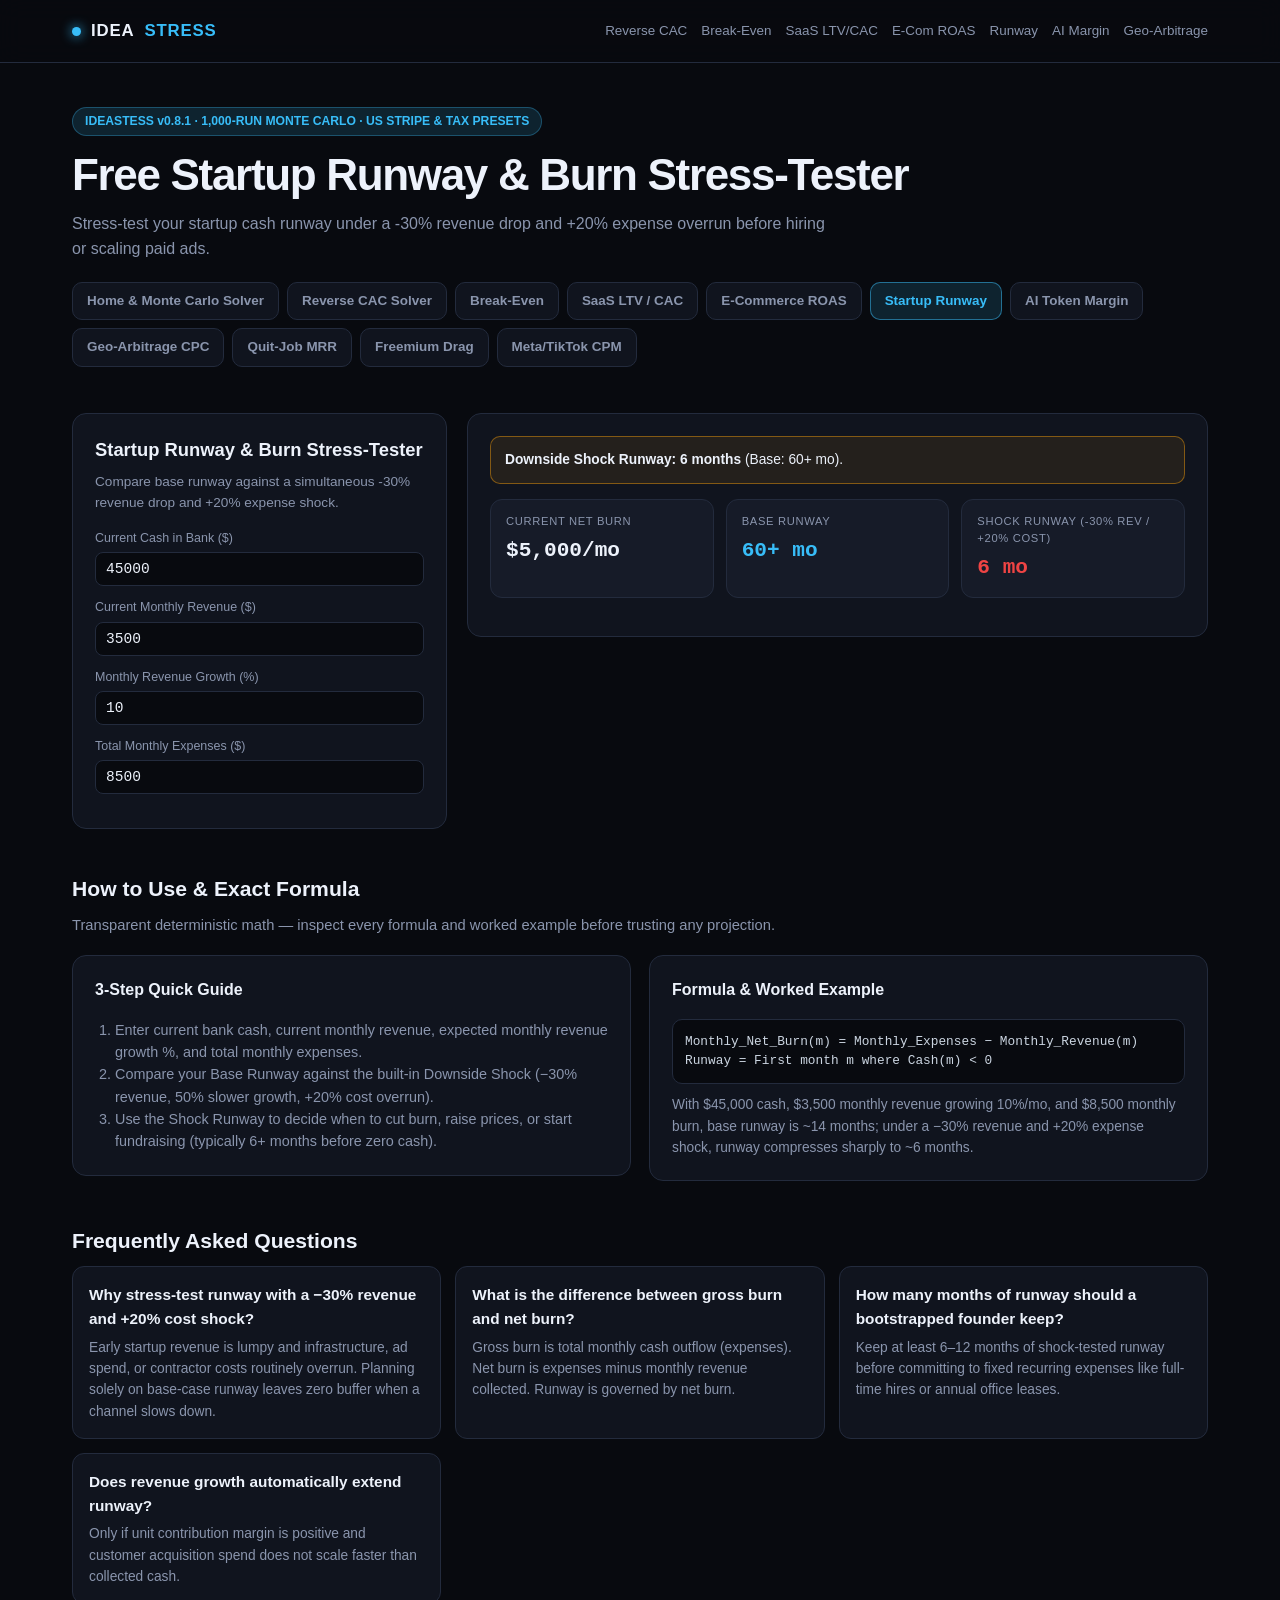
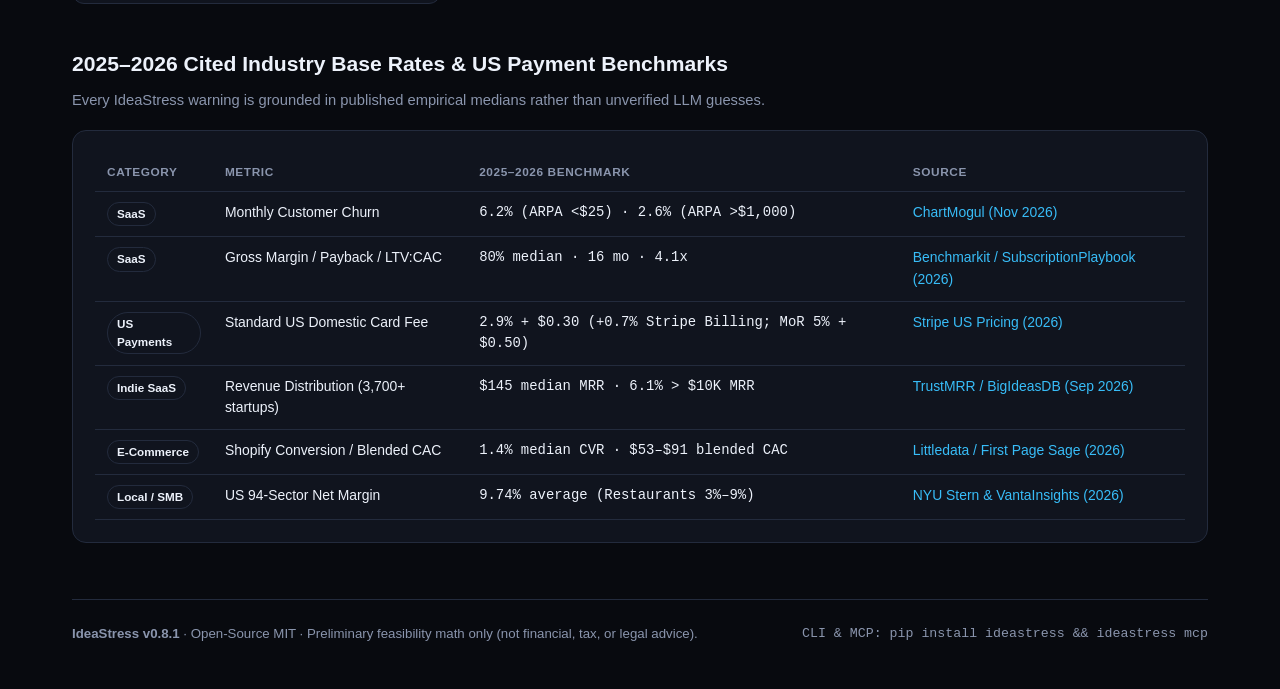
<file: web/startup-runway-calculator/index.html>
<!DOCTYPE html>
<html lang="en">
<head>
  <meta charset="UTF-8" />
  <meta name="viewport" content="width=device-width, initial-scale=1.0" />
  <title>Free Startup Runway & Burn Stress-Tester | IdeaStress</title>
  <meta name="description" content="Stress-test your startup cash runway under a -30% revenue drop and +20% expense overrun before hiring or scaling paid ads." />
  <link rel="canonical" href="https://waterdolphinkiller.github.io/ideastress/startup-runway-calculator/" />
  <meta property="og:title" content="Free Startup Runway & Burn Stress-Tester | IdeaStress" />
  <meta property="og:description" content="Stress-test your startup cash runway under a -30% revenue drop and +20% expense overrun before hiring or scaling paid ads." />
  <meta property="og:url" content="https://waterdolphinkiller.github.io/ideastress/startup-runway-calculator/" />
  <meta property="og:type" content="website" />
  <script type="application/ld+json">{
  "@context": "https://schema.org",
  "@graph": [
    {
      "@type": "WebApplication",
      "name": "Free Startup Runway & Burn Stress-Tester | IdeaStress",
      "url": "https://waterdolphinkiller.github.io/ideastress/startup-runway-calculator/",
      "applicationCategory": "BusinessApplication",
      "offers": {
        "@type": "Offer",
        "price": "0",
        "priceCurrency": "USD"
      },
      "description": "Stress-test your startup cash runway under a -30% revenue drop and +20% expense overrun before hiring or scaling paid ads."
    },
    {
      "@type": "HowTo",
      "name": "How to use the Startup Runway & Burn Stress-Tester",
      "step": [
        {
          "@type": "HowToStep",
          "position": 1,
          "text": "Enter current bank cash, current monthly revenue, expected monthly revenue growth %, and total monthly expenses."
        },
        {
          "@type": "HowToStep",
          "position": 2,
          "text": "Compare your Base Runway against the built-in Downside Shock (\u221230% revenue, 50% slower growth, +20% cost overrun)."
        },
        {
          "@type": "HowToStep",
          "position": 3,
          "text": "Use the Shock Runway to decide when to cut burn, raise prices, or start fundraising (typically 6+ months before zero cash)."
        }
      ]
    },
    {
      "@type": "FAQPage",
      "mainEntity": [
        {
          "@type": "Question",
          "name": "Why stress-test runway with a \u221230% revenue and +20% cost shock?",
          "acceptedAnswer": {
            "@type": "Answer",
            "text": "Early startup revenue is lumpy and infrastructure, ad spend, or contractor costs routinely overrun. Planning solely on base-case runway leaves zero buffer when a channel slows down."
          }
        },
        {
          "@type": "Question",
          "name": "What is the difference between gross burn and net burn?",
          "acceptedAnswer": {
            "@type": "Answer",
            "text": "Gross burn is total monthly cash outflow (expenses). Net burn is expenses minus monthly revenue collected. Runway is governed by net burn."
          }
        },
        {
          "@type": "Question",
          "name": "How many months of runway should a bootstrapped founder keep?",
          "acceptedAnswer": {
            "@type": "Answer",
            "text": "Keep at least 6\u201312 months of shock-tested runway before committing to fixed recurring expenses like full-time hires or annual office leases."
          }
        },
        {
          "@type": "Question",
          "name": "Does revenue growth automatically extend runway?",
          "acceptedAnswer": {
            "@type": "Answer",
            "text": "Only if unit contribution margin is positive and customer acquisition spend does not scale faster than collected cash."
          }
        }
      ]
    }
  ]
}</script>
  <link rel="stylesheet" href="../assets/style.css" />
</head>
<body>
  <header>
    <div class="container nav-inner">
      <a class="logo" href="../index.html"><span class="dot"></span>IDEA<span>STRESS</span></a>
      <div class="nav-links">
        <a href="../reverse-cac-calculator/index.html">Reverse CAC</a>
        <a href="../break-even-calculator/index.html">Break-Even</a>
        <a href="../saas-ltv-cac-calculator/index.html">SaaS LTV/CAC</a>
        <a href="../ecommerce-roas-calculator/index.html">E-Com ROAS</a>
        <a href="../startup-runway-calculator/index.html">Runway</a>
        <a href="../ai-token-margin-calculator/index.html">AI Margin</a>
        <a href="../geo-arbitrage-cpc-scanner/index.html">Geo-Arbitrage</a>
      </div>
    </div>
  </header>
  <main class="container">
    <section class="hero">
      <div class="eyebrow">IDEASTESS v0.8.1 · 1,000-RUN MONTE CARLO · US STRIPE &amp; TAX PRESETS</div>
      <h1>Free Startup Runway & Burn Stress-Tester</h1>
      <p>Stress-test your startup cash runway under a -30% revenue drop and +20% expense overrun before hiring or scaling paid ads.</p>
      <div class="route-bar"><a class="route-pill" href="../index.html">Home & Monte Carlo Solver</a><a class="route-pill" href="../reverse-cac-calculator/index.html">Reverse CAC Solver</a><a class="route-pill" href="../break-even-calculator/index.html">Break-Even</a><a class="route-pill" href="../saas-ltv-cac-calculator/index.html">SaaS LTV / CAC</a><a class="route-pill" href="../ecommerce-roas-calculator/index.html">E-Commerce ROAS</a><a class="route-pill active" href="../startup-runway-calculator/index.html">Startup Runway</a><a class="route-pill" href="../ai-token-margin-calculator/index.html">AI Token Margin</a><a class="route-pill" href="../geo-arbitrage-cpc-scanner/index.html">Geo-Arbitrage CPC</a><a class="route-pill" href="../quit-job-mrr-calculator/index.html">Quit-Job MRR</a><a class="route-pill" href="../freemium-economics-calculator/index.html">Freemium Drag</a><a class="route-pill" href="../meta-tiktok-cpm-calculator/index.html">Meta/TikTok CPM</a></div>
    </section>
    <script src="../assets/engine.js"></script>
    
<div id="tool-runway" class="workspace">
  <div class="card">
    <h2>Startup Runway &amp; Burn Stress-Tester</h2>
    <p class="sub">Compare base runway against a simultaneous -30% revenue drop and +20% expense shock.</p>
    <div class="field"><label>Current Cash in Bank ($)</label><input id="r_cash" type="number" value="45000" step="1000" /></div>
    <div class="field"><label>Current Monthly Revenue ($)</label><input id="r_rev" type="number" value="3500" step="250" /></div>
    <div class="field"><label>Monthly Revenue Growth (%)</label><input id="r_grow" type="number" value="10" step="1" /></div>
    <div class="field"><label>Total Monthly Expenses ($)</label><input id="r_burn" type="number" value="8500" step="250" /></div>
  </div>
  <div class="card">
    <div id="r_alert" class="alert-box"></div>
    <div class="kpi-grid" id="r_kpis"></div>
  </div>
</div>
<script>window.addEventListener('DOMContentLoaded', () => window.initRunwayTool());</script>

    
<section class="section">
  <h2>How to Use &amp; Exact Formula</h2>
  <p class="lead">Transparent deterministic math — inspect every formula and worked example before trusting any projection.</p>
  <div class="row-2" style="gap:18px;align-items:start;">
    <div class="card">
      <h3 style="margin-top:0;font-size:1rem;">3-Step Quick Guide</h3>
      <ol style="padding-left:20px;margin:8px 0 0;color:var(--muted);font-size:0.9rem;"><li>Enter current bank cash, current monthly revenue, expected monthly revenue growth %, and total monthly expenses.</li><li>Compare your Base Runway against the built-in Downside Shock (−30% revenue, 50% slower growth, +20% cost overrun).</li><li>Use the Shock Runway to decide when to cut burn, raise prices, or start fundraising (typically 6+ months before zero cash).</li></ol>
    </div>
    <div class="card">
      <h3 style="margin-top:0;font-size:1rem;">Formula &amp; Worked Example</h3>
      <pre class="mono" style="background:var(--bg);border:1px solid var(--border);border-radius:10px;padding:12px;overflow-x:auto;font-size:0.8rem;color:#cbd5e1;margin:0 0 10px;">Monthly_Net_Burn(m) = Monthly_Expenses − Monthly_Revenue(m)
Runway = First month m where Cash(m) < 0</pre>
      <p style="margin:0;font-size:0.86rem;color:var(--muted);">With $45,000 cash, $3,500 monthly revenue growing 10%/mo, and $8,500 monthly burn, base runway is ~14 months; under a −30% revenue and +20% expense shock, runway compresses sharply to ~6 months.</p>
    </div>
  </div>
</section>
<section class="section">
  <h2>Frequently Asked Questions</h2>
  <div class="faq-grid"><div class="faq-item"><h3>Why stress-test runway with a −30% revenue and +20% cost shock?</h3><p>Early startup revenue is lumpy and infrastructure, ad spend, or contractor costs routinely overrun. Planning solely on base-case runway leaves zero buffer when a channel slows down.</p></div><div class="faq-item"><h3>What is the difference between gross burn and net burn?</h3><p>Gross burn is total monthly cash outflow (expenses). Net burn is expenses minus monthly revenue collected. Runway is governed by net burn.</p></div><div class="faq-item"><h3>How many months of runway should a bootstrapped founder keep?</h3><p>Keep at least 6–12 months of shock-tested runway before committing to fixed recurring expenses like full-time hires or annual office leases.</p></div><div class="faq-item"><h3>Does revenue growth automatically extend runway?</h3><p>Only if unit contribution margin is positive and customer acquisition spend does not scale faster than collected cash.</p></div></div>
</section>

    
<section class="section">
  <h2>2025–2026 Cited Industry Base Rates &amp; US Payment Benchmarks</h2>
  <p class="lead">Every IdeaStress warning is grounded in published empirical medians rather than unverified LLM guesses.</p>
  <div class="card" style="overflow-x:auto;">
    <table>
      <thead><tr><th>Category</th><th>Metric</th><th>2025–2026 Benchmark</th><th>Source</th></tr></thead>
      <tbody>
        <tr><td><span class="pill">SaaS</span></td><td>Monthly Customer Churn</td><td class="mono">6.2% (ARPA &lt;$25) · 2.6% (ARPA &gt;$1,000)</td><td><a href="https://chartmogul.com/benchmarks/" target="_blank" rel="noopener">ChartMogul (Nov 2026)</a></td></tr>
        <tr><td><span class="pill">SaaS</span></td><td>Gross Margin / Payback / LTV:CAC</td><td class="mono">80% median · 16 mo · 4.1x</td><td><a href="https://www.subscriptionplaybook.com/benchmarks/" target="_blank" rel="noopener">Benchmarkit / SubscriptionPlaybook (2026)</a></td></tr>
        <tr><td><span class="pill">US Payments</span></td><td>Standard US Domestic Card Fee</td><td class="mono">2.9% + $0.30 (+0.7% Stripe Billing; MoR 5% + $0.50)</td><td><a href="https://stripe.com/pricing" target="_blank" rel="noopener">Stripe US Pricing (2026)</a></td></tr>
        <tr><td><span class="pill">Indie SaaS</span></td><td>Revenue Distribution (3,700+ startups)</td><td class="mono">$145 median MRR · 6.1% &gt; $10K MRR</td><td><a href="https://bigideasdb.com/dimeadozen-alternative" target="_blank" rel="noopener">TrustMRR / BigIdeasDB (Sep 2026)</a></td></tr>
        <tr><td><span class="pill">E-Commerce</span></td><td>Shopify Conversion / Blended CAC</td><td class="mono">1.4% median CVR · $53–$91 blended CAC</td><td><a href="https://eulav.io/insights/average-ecommerce-conversion-rate/" target="_blank" rel="noopener">Littledata / First Page Sage (2026)</a></td></tr>
        <tr><td><span class="pill">Local / SMB</span></td><td>US 94-Sector Net Margin</td><td class="mono">9.74% average (Restaurants 3%–9%)</td><td><a href="https://christopholivierconsulting.com/profit-margin-by-industry/" target="_blank" rel="noopener">NYU Stern &amp; VantaInsights (2026)</a></td></tr>
      </tbody>
    </table>
  </div>
</section>

    <footer>
      <div><strong>IdeaStress v0.8.1</strong> · Open-Source MIT · Preliminary feasibility math only (not financial, tax, or legal advice).</div>
      <div class="mono">CLI &amp; MCP: pip install ideastress &amp;&amp; ideastress mcp</div>
    </footer>
  </main>
  <div class="toast" id="toast"></div>
</body>
</html>
</file>
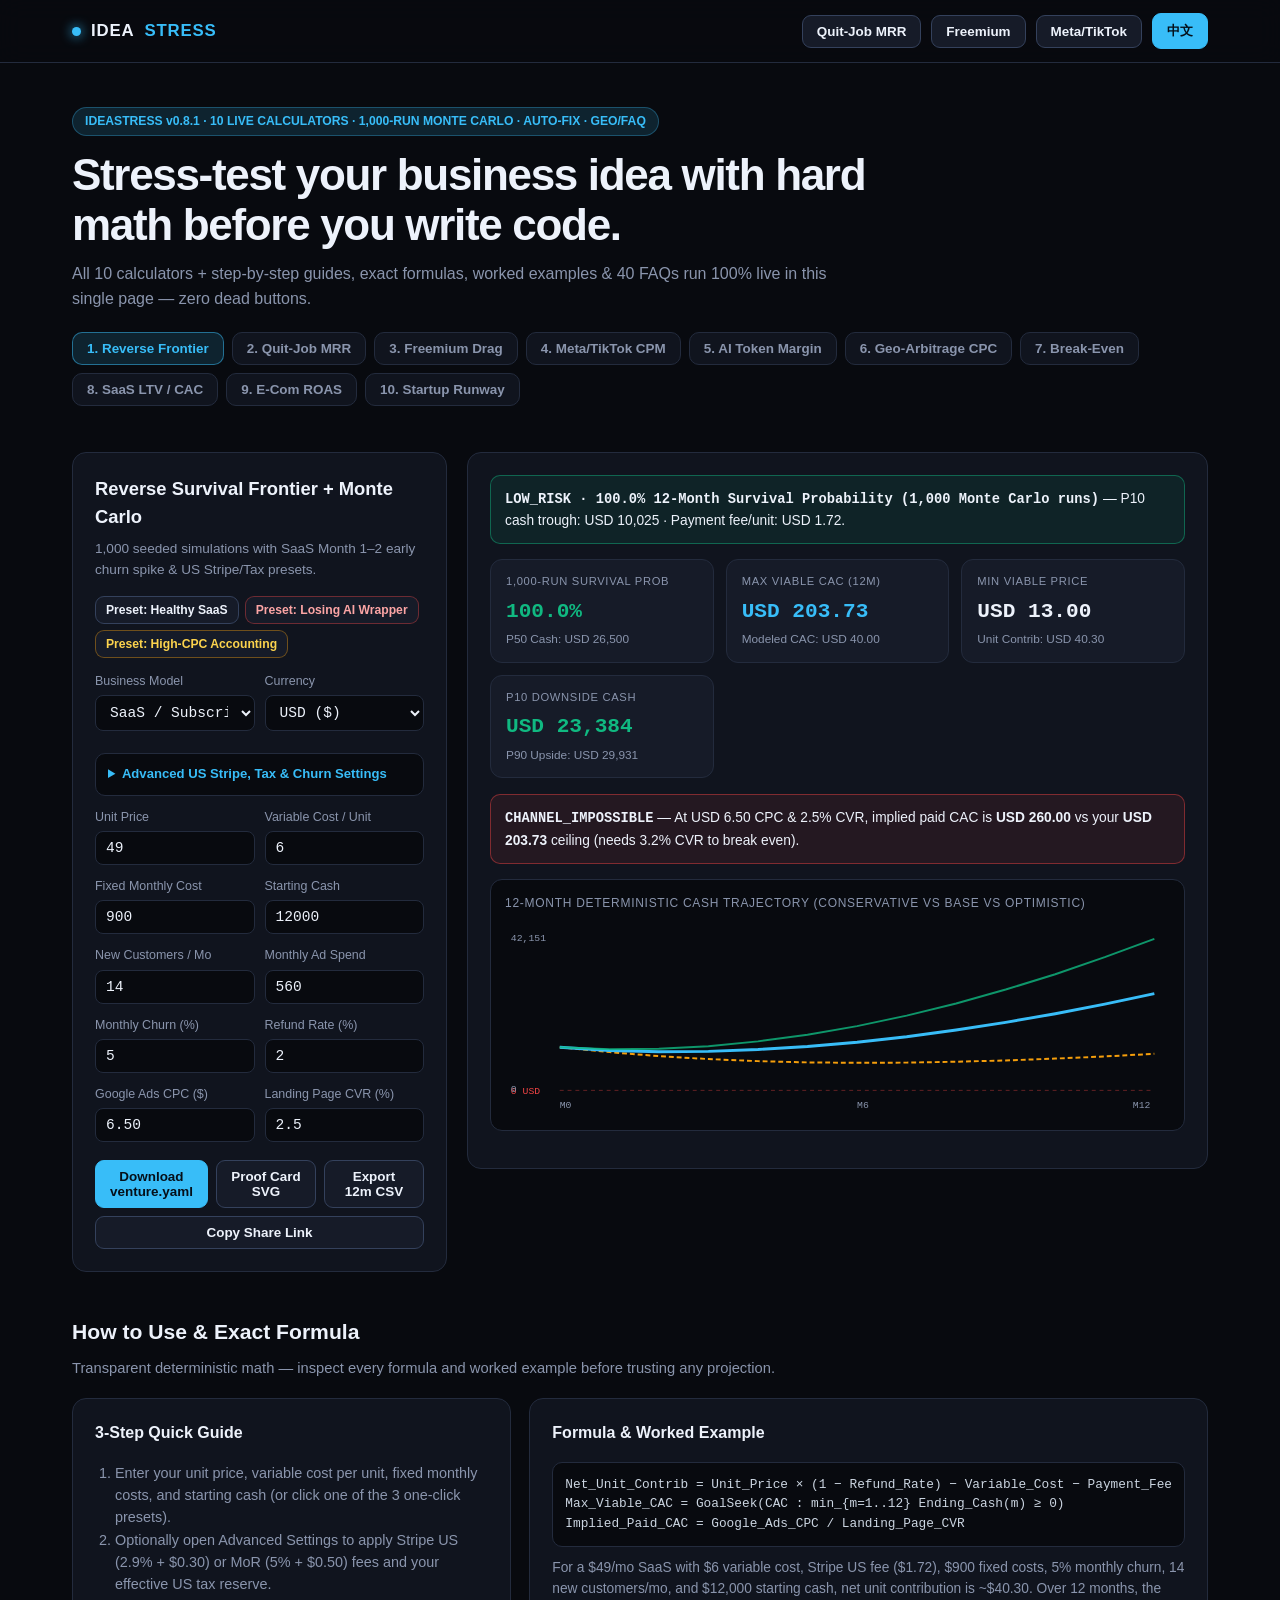
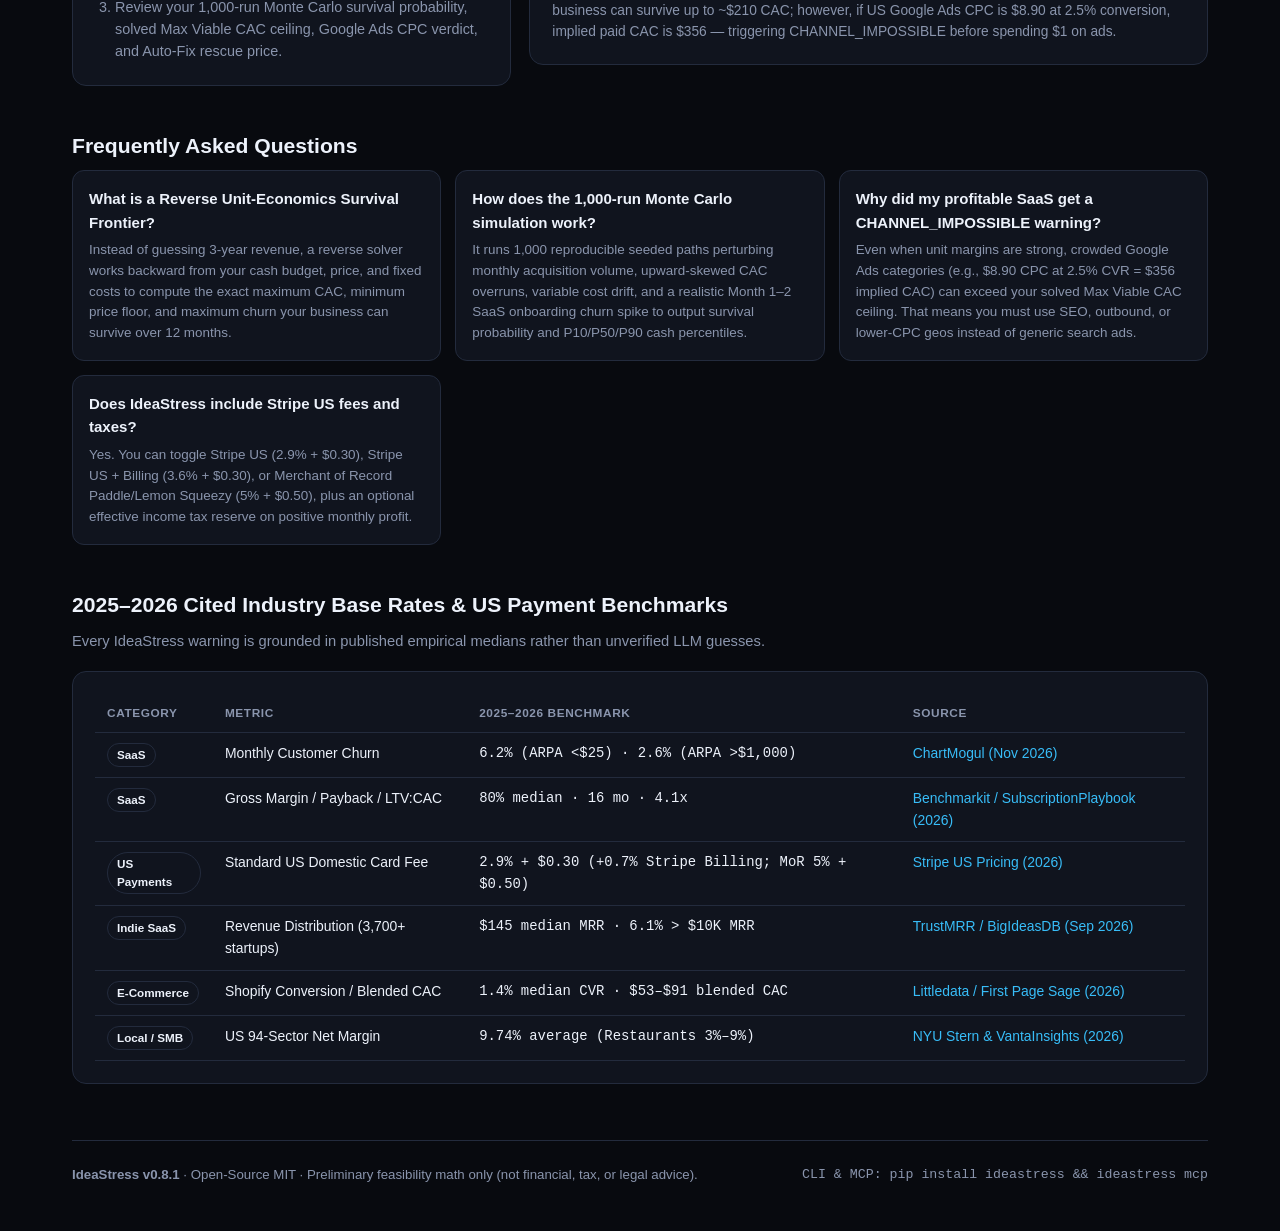
<file: web/app.html>
<!DOCTYPE html>
<html lang="en">
<head>
  <meta charset="UTF-8" />
  <meta name="viewport" content="width=device-width, initial-scale=1.0" />
  <title>IdeaStress v0.8.1 — 10-in-1 Interactive Startup Stress-Test Suite</title>
  <meta name="description" content="10 live startup financial calculators with 1,000-run Monte Carlo, Auto-Fix rescue solver, 3-step guides, exact formulas, worked examples, and 40 FAQs." />
  <script type="application/ld+json">{
  "@context": "https://schema.org",
  "@graph": [
    {
      "@type": "WebApplication",
      "name": "IdeaStress v0.8.1 \u2014 10-in-1 Startup Financial Stress-Test Suite",
      "url": "https://waterdolphinkiller.github.io/ideastress/app.html",
      "applicationCategory": "BusinessApplication",
      "offers": {
        "@type": "Offer",
        "price": "0",
        "priceCurrency": "USD"
      },
      "description": "10 interactive deterministic startup calculators with 1,000-run Monte Carlo, Auto-Fix rescue solver, 3-step guides, exact formulas, worked examples, and 40 FAQs."
    },
    {
      "@type": "FAQPage",
      "mainEntity": [
        {
          "@type": "Question",
          "name": "What is a Reverse Unit-Economics Survival Frontier?",
          "acceptedAnswer": {
            "@type": "Answer",
            "text": "Instead of guessing 3-year revenue, a reverse solver works backward from your cash budget, price, and fixed costs to compute the exact maximum CAC, minimum price floor, and maximum churn your business can survive over 12 months."
          }
        },
        {
          "@type": "Question",
          "name": "How does the 1,000-run Monte Carlo simulation work?",
          "acceptedAnswer": {
            "@type": "Answer",
            "text": "It runs 1,000 reproducible seeded paths perturbing monthly acquisition volume, upward-skewed CAC overruns, variable cost drift, and a realistic Month 1\u20132 SaaS onboarding churn spike to output survival probability and P10/P50/P90 cash percentiles."
          }
        },
        {
          "@type": "Question",
          "name": "Why did my profitable SaaS get a CHANNEL_IMPOSSIBLE warning?",
          "acceptedAnswer": {
            "@type": "Answer",
            "text": "Even when unit margins are strong, crowded Google Ads categories (e.g., $8.90 CPC at 2.5% CVR = $356 implied CAC) can exceed your solved Max Viable CAC ceiling. That means you must use SEO, outbound, or lower-CPC geos instead of generic search ads."
          }
        },
        {
          "@type": "Question",
          "name": "Does IdeaStress include Stripe US fees and taxes?",
          "acceptedAnswer": {
            "@type": "Answer",
            "text": "Yes. You can toggle Stripe US (2.9% + $0.30), Stripe US + Billing (3.6% + $0.30), or Merchant of Record Paddle/Lemon Squeezy (5% + $0.50), plus an optional effective income tax reserve on positive monthly profit."
          }
        },
        {
          "@type": "Question",
          "name": "How much MRR do I need to replace a $100,000 salary in the US?",
          "acceptedAnswer": {
            "@type": "Answer",
            "text": "After setting aside ~30% for US federal/state/self-employment taxes, payment processing fees, and modest operating costs, replacing $100k net typically requires $13,000\u2013$15,000 in stable MRR."
          }
        },
        {
          "@type": "Question",
          "name": "Should I use Stripe or a Merchant of Record (Paddle / Lemon Squeezy)?",
          "acceptedAnswer": {
            "@type": "Answer",
            "text": "Stripe US charges 2.9% + $0.30 (cheaper on fees), while Paddle/Lemon Squeezy charge 5% + $0.50 but act as the legal seller handling global VAT and US sales tax compliance for you."
          }
        },
        {
          "@type": "Question",
          "name": "Why shouldn't I quit my job the first month I hit target MRR?",
          "acceptedAnswer": {
            "@type": "Answer",
            "text": "Early SaaS MRR has high churn volatility. Wait until you have held target MRR for 3+ consecutive months and banked 6\u201312 months of personal emergency runway."
          }
        },
        {
          "@type": "Question",
          "name": "Is this formal US tax advice?",
          "acceptedAnswer": {
            "@type": "Answer",
            "text": "No. Tax reserve percentages are planning estimates only; consult a licensed CPA for LLC/S-Corp elections and quarterly estimated tax filings."
          }
        },
        {
          "@type": "Question",
          "name": "When does a Freemium model fail for AI SaaS?",
          "acceptedAnswer": {
            "@type": "Answer",
            "text": "Freemium fails whenever free users consume recurring LLM tokens or GPU compute without driving viral word-of-mouth \u2014 even $0.50/mo per free user destroys margins at a typical 1.5%\u20132% conversion rate."
          }
        },
        {
          "@type": "Question",
          "name": "What is a realistic free-to-paid conversion rate?",
          "acceptedAnswer": {
            "@type": "Answer",
            "text": "Self-serve B2B/prosumer freemium products typically convert 1%\u20135% of free signups; assuming >8% without strong usage gates is usually overly optimistic."
          }
        },
        {
          "@type": "Question",
          "name": "How do I fix a bleeding freemium tier?",
          "acceptedAnswer": {
            "@type": "Answer",
            "text": "Replace unlimited free access with a one-time free credit allowance (e.g., 10 lifetime credits), a 7\u201314 day reverse trial, or strict client-side/zero-cost free tools."
          }
        },
        {
          "@type": "Question",
          "name": "Why does Stripe fee apply only to paid users?",
          "acceptedAnswer": {
            "@type": "Answer",
            "text": "Payment processing fees (2.9% + $0.30) are incurred only on paid transactions, while infrastructure and AI token costs apply to both free and paid cohorts."
          }
        },
        {
          "@type": "Question",
          "name": "Why calculate paid social from CPM instead of CPC?",
          "acceptedAnswer": {
            "@type": "Answer",
            "text": "Meta (Facebook/Instagram) and TikTok charge by impressions (CPM). Your real CPC is entirely determined by creative thumb-stop and click-through rate (CTR)."
          }
        },
        {
          "@type": "Question",
          "name": "What is a realistic Meta Ads CTR and landing-page CVR?",
          "acceptedAnswer": {
            "@type": "Answer",
            "text": "Cold paid social campaigns commonly see 0.8%\u20131.8% link CTR and 1.4%\u20132.7% Shopify store conversion rate (Littledata 2026 median is 1.4%)."
          }
        },
        {
          "@type": "Question",
          "name": "Which lever improves paid social CPA fastest?",
          "acceptedAnswer": {
            "@type": "Answer",
            "text": "Doubling creative CTR from 0.9% to 1.8% cuts your effective CPC and CPA in half immediately without changing your product price or website."
          }
        },
        {
          "@type": "Question",
          "name": "Can a store survive negative first-order profit on Meta Ads?",
          "acceptedAnswer": {
            "@type": "Answer",
            "text": "Only if you have verified 60-to-90-day repeat purchase LTV and enough working capital cash to float the payback period without running dry."
          }
        },
        {
          "@type": "Question",
          "name": "Why do AI SaaS products have lower gross margins than traditional SaaS?",
          "acceptedAnswer": {
            "@type": "Answer",
            "text": "Traditional private SaaS averages ~80% gross margin (Benchmarkit 2026), whereas AI apps incur recurring per-token inference COGS on every user prompt, often compressing margins to 40%\u201365%."
          }
        },
        {
          "@type": "Question",
          "name": "What is the Whale Bankruptcy Limit?",
          "acceptedAnswer": {
            "@type": "Answer",
            "text": "It is the exact number of daily requests at which a heavy power user on a flat-rate 'unlimited' subscription costs more in LLM API fees than their entire monthly payment."
          }
        },
        {
          "@type": "Question",
          "name": "How can I protect margins on an AI wrapper?",
          "acceptedAnswer": {
            "@type": "Answer",
            "text": "Route routine prompts to budget/mini models, enforce hard max_tokens caps, cache repeated context, and gate frontier reasoning or video generation behind credit packs or add-on tiers."
          }
        },
        {
          "@type": "Question",
          "name": "Can IdeaStress scan my actual repository for token cost risks?",
          "acceptedAnswer": {
            "@type": "Answer",
            "text": "Yes. Run `ideastress scan-repo ./my-app --price 29` via CLI or MCP to statically detect OpenAI/Anthropic/Google/Replicate SDK calls inside loops and missing max_tokens caps."
          }
        },
        {
          "@type": "Question",
          "name": "What is Geo-Arbitrage in SaaS and indie hacking?",
          "acceptedAnswer": {
            "@type": "Answer",
            "text": "It is launching into non-US or non-English markets where Google Ads CPC and competition are 2x\u20134x lower than the US while local willingness to pay still supports profitable unit economics."
          }
        },
        {
          "@type": "Question",
          "name": "Why is US Google Ads CPC so high in 2026?",
          "acceptedAnswer": {
            "@type": "Answer",
            "text": "Publicly tracked indie SaaS products roughly tripled between 2020 and 2026 and CAC rose ~60% over five years, driving US high-intent B2B keywords to $6\u2013$15+ per click."
          }
        },
        {
          "@type": "Question",
          "name": "Does IdeaStress support live multi-country CPC lookups?",
          "acceptedAnswer": {
            "@type": "Answer",
            "text": "Yes. With a DataForSEO key in `.env`, `ideastress geo-scan` queries live Google Ads search volume and CPC by country `location_code` and caches results for 30 days in SQLite."
          }
        },
        {
          "@type": "Question",
          "name": "Should I adjust pricing when entering lower-CPC countries?",
          "acceptedAnswer": {
            "@type": "Answer",
            "text": "Yes. Our scanner automatically scales your localized max viable CAC by a purchasing-power factor so you do not overestimate revenue in lower-ARPA regions."
          }
        },
        {
          "@type": "Question",
          "name": "How do Stripe fees affect break-even units?",
          "acceptedAnswer": {
            "@type": "Answer",
            "text": "Stripe's US domestic card fee of 2.9% + $0.30 reduces your contribution margin on every sale, which increases the exact number of units required to cover fixed overhead \u2014 especially on low-ticket items under $25."
          }
        },
        {
          "@type": "Question",
          "name": "What happens when variable cost exceeds net selling price?",
          "acceptedAnswer": {
            "@type": "Answer",
            "text": "Unit contribution margin becomes negative, meaning every additional unit sold loses money. IdeaStress flags break-even as Unreachable instead of outputting a misleading negative number."
          }
        },
        {
          "@type": "Question",
          "name": "Should ad spend be included in fixed overhead for break-even?",
          "acceptedAnswer": {
            "@type": "Answer",
            "text": "If you run a fixed monthly ad budget (e.g., $1,000/mo), include it in fixed overhead to compute true cash break-even; if you scale ad spend per order (CPA), add CPA to variable cost per unit."
          }
        },
        {
          "@type": "Question",
          "name": "Is break-even revenue the same as profit?",
          "acceptedAnswer": {
            "@type": "Answer",
            "text": "No. Break-even revenue is simply the point where total revenue equals total fixed plus variable costs ($0 operating profit before taxes)."
          }
        },
        {
          "@type": "Question",
          "name": "What is a healthy SaaS LTV:CAC ratio in 2026?",
          "acceptedAnswer": {
            "@type": "Answer",
            "text": "3.0x remains the minimum healthy rule of thumb, while 2026 private SaaS medians sit around 4.1x with an 80% software gross margin and 16-month CAC payback period (Benchmarkit / SubscriptionPlaybook 2026)."
          }
        },
        {
          "@type": "Question",
          "name": "What is average monthly churn for low-priced SaaS?",
          "acceptedAnswer": {
            "@type": "Answer",
            "text": "According to ChartMogul's November 2026 benchmarks, median monthly customer churn is 6.2% for SaaS with ARPA under $25, compared to 2.6% for SaaS above $1,000 ARPA."
          }
        },
        {
          "@type": "Question",
          "name": "Why must LTV be gross-margin adjusted?",
          "acceptedAnswer": {
            "@type": "Answer",
            "text": "Using raw revenue instead of gross profit overstates customer value, especially for AI-heavy SaaS products where LLM token COGS compress gross margin well below 80%."
          }
        },
        {
          "@type": "Question",
          "name": "Can LTV be calculated if monthly churn is 0%?",
          "acceptedAnswer": {
            "@type": "Answer",
            "text": "No. Dividing by zero produces infinity; with zero observed churn on a small early cohort, treat LTV as unvalidated until at least 3\u20136 months of retention data exist."
          }
        },
        {
          "@type": "Question",
          "name": "What is Break-Even ROAS in e-commerce?",
          "acceptedAnswer": {
            "@type": "Answer",
            "text": "Break-Even ROAS (Return on Ad Spend) is the minimum ad revenue multiple required so first-order gross profit exactly covers your ad spend. Any ROAS below this floor loses money on every new customer."
          }
        },
        {
          "@type": "Question",
          "name": "What is the average e-commerce CAC in 2026?",
          "acceptedAnswer": {
            "@type": "Answer",
            "text": "First Page Sage benchmarks place blended e-commerce CAC between $53 and $91 across 13 verticals, which is why low-AOV stores (<$40) struggle on paid ads without high repeat purchase rates."
          }
        },
        {
          "@type": "Question",
          "name": "What is a realistic Shopify conversion rate in 2026?",
          "acceptedAnswer": {
            "@type": "Answer",
            "text": "Littledata's late-2026 Shopify dataset reports a 1.4% median store conversion rate, with the top 20% exceeding 2.7% and top 10% exceeding 3.7%."
          }
        },
        {
          "@type": "Question",
          "name": "How do e-commerce gross margins vary by category?",
          "acceptedAnswer": {
            "@type": "Answer",
            "text": "Hycos 2026 benchmarks show 60%\u201380% for Beauty & Skincare, 55%\u201370% for Health & Supplements, 45%\u201365% for Fashion & Apparel, and 15%\u201330% for Consumer Electronics."
          }
        },
        {
          "@type": "Question",
          "name": "Why stress-test runway with a \u221230% revenue and +20% cost shock?",
          "acceptedAnswer": {
            "@type": "Answer",
            "text": "Early startup revenue is lumpy and infrastructure, ad spend, or contractor costs routinely overrun. Planning solely on base-case runway leaves zero buffer when a channel slows down."
          }
        },
        {
          "@type": "Question",
          "name": "What is the difference between gross burn and net burn?",
          "acceptedAnswer": {
            "@type": "Answer",
            "text": "Gross burn is total monthly cash outflow (expenses). Net burn is expenses minus monthly revenue collected. Runway is governed by net burn."
          }
        },
        {
          "@type": "Question",
          "name": "How many months of runway should a bootstrapped founder keep?",
          "acceptedAnswer": {
            "@type": "Answer",
            "text": "Keep at least 6\u201312 months of shock-tested runway before committing to fixed recurring expenses like full-time hires or annual office leases."
          }
        },
        {
          "@type": "Question",
          "name": "Does revenue growth automatically extend runway?",
          "acceptedAnswer": {
            "@type": "Answer",
            "text": "Only if unit contribution margin is positive and customer acquisition spend does not scale faster than collected cash."
          }
        }
      ]
    }
  ]
}</script>
  <style>
:root {
  --bg: #080a0f; --surface: #10141e; --surface-2: #161b28;
  --border: #232b3d; --border-hi: #34415c;
  --text: #edf2fb; --muted: #8a95ad;
  --accent: #38bdf8; --accent-soft: rgba(56,189,248,0.14);
  --ok: #10b981; --warn: #f59e0b; --bad: #ef4444; --radius: 14px;
}
* { box-sizing: border-box; }
html, body {
  margin: 0; padding: 0; background: var(--bg); color: var(--text);
  font-family: -apple-system, BlinkMacSystemFont, "Inter", "Segoe UI", Roboto, sans-serif;
  line-height: 1.55; scrollbar-width: thin; scrollbar-color: #2b3449 var(--bg);
}
::-webkit-scrollbar { width: 8px; height: 8px; }
::-webkit-scrollbar-track { background: var(--bg); }
::-webkit-scrollbar-thumb { background: #2b3449; border-radius: 4px; }
a { color: var(--accent); text-decoration: none; }
a:hover { text-decoration: underline; }
.mono { font-family: ui-monospace, SFMono-Regular, Menlo, Monaco, Consolas, monospace; }
.container { max-width: 1180px; margin: 0 auto; padding: 0 22px; }
header {
  position: sticky; top: 0; z-index: 40;
  background: rgba(8,10,15,0.88); backdrop-filter: blur(12px);
  border-bottom: 1px solid var(--border);
}
.nav-inner { display: flex; align-items: center; justify-content: space-between; height: 62px; gap: 14px; }
.logo { font-weight: 800; letter-spacing: 0.05em; font-size: 1.05rem; display: flex; align-items: center; gap: 10px; color: var(--text); }
.logo:hover { text-decoration: none; }
.logo .dot { width: 9px; height: 9px; border-radius: 50%; background: var(--accent); box-shadow: 0 0 12px var(--accent); }
.logo span { color: var(--accent); }
.nav-links { display: flex; gap: 14px; align-items: center; font-size: 0.84rem; overflow-x: auto; }
.nav-links a { color: var(--muted); white-space: nowrap; }
.nav-links a:hover, .nav-links a.active { color: var(--text); text-decoration: none; font-weight: 600; }
.btn {
  display: inline-flex; align-items: center; gap: 8px;
  background: var(--surface-2); color: var(--text);
  border: 1px solid var(--border-hi); border-radius: 9px;
  padding: 8px 14px; font-size: 0.84rem; font-weight: 600; cursor: pointer;
}
.btn:hover { border-color: var(--accent); color: #fff; text-decoration: none; }
.btn.primary { background: var(--accent); color: #05101a; border-color: var(--accent); }
.hero { padding: 44px 0 24px; }
.eyebrow {
  display: inline-flex; align-items: center; gap: 8px;
  padding: 4px 12px; border-radius: 999px; font-size: 0.76rem; font-weight: 600;
  color: var(--accent); background: var(--accent-soft); border: 1px solid rgba(56,189,248,0.3);
  margin-bottom: 14px;
}
.hero h1 { margin: 0 0 12px; font-size: clamp(1.85rem, 3.6vw, 2.75rem); line-height: 1.14; letter-spacing: -0.03em; max-width: 860px; }
.hero p { margin: 0 0 20px; color: var(--muted); font-size: 1rem; max-width: 760px; }
.route-bar { display: flex; gap: 8px; flex-wrap: wrap; margin: 12px 0 22px; }
.route-pill {
  background: var(--surface); color: var(--muted); border: 1px solid var(--border);
  border-radius: 10px; padding: 8px 14px; font-size: 0.84rem; font-weight: 600;
}
.route-pill:hover { color: var(--text); border-color: var(--border-hi); text-decoration: none; }
.route-pill.active { background: var(--accent-soft); color: var(--accent); border-color: rgba(56,189,248,0.5); }
.workspace { display: grid; grid-template-columns: 375px 1fr; gap: 20px; align-items: start; }
.card { background: var(--surface); border: 1px solid var(--border); border-radius: var(--radius); padding: 22px; }
.card h2 { margin: 0 0 6px; font-size: 1.15rem; }
.card .sub { margin: 0 0 16px; color: var(--muted); font-size: 0.85rem; }
.field { margin-bottom: 12px; }
.field label { display: flex; justify-content: space-between; font-size: 0.78rem; color: var(--muted); margin-bottom: 4px; }
.field input, .field select {
  width: 100%; background: var(--bg); color: var(--text);
  border: 1px solid var(--border); border-radius: 8px;
  padding: 8px 10px; font-size: 0.91rem; font-family: ui-monospace, monospace;
}
.field input:focus, .field select:focus { outline: none; border-color: var(--accent); }
.row-2 { display: grid; grid-template-columns: 1fr 1fr; gap: 10px; }
.kpi-grid { display: grid; grid-template-columns: repeat(auto-fit, minmax(168px, 1fr)); gap: 12px; margin-bottom: 16px; }
.kpi { background: var(--surface-2); border: 1px solid var(--border); border-radius: 12px; padding: 13px 15px; }
.kpi .kl { font-size: 0.7rem; color: var(--muted); text-transform: uppercase; letter-spacing: 0.06em; }
.kpi .kv { font-size: 1.32rem; font-weight: 800; margin-top: 4px; font-family: ui-monospace, monospace; }
.kpi .ks { font-size: 0.74rem; color: var(--muted); margin-top: 3px; }
.alert-box {
  border-radius: 10px; padding: 12px 14px; font-size: 0.86rem;
  border: 1px solid var(--border); background: var(--surface-2); margin-bottom: 15px;
}
.alert-box.ok { border-color: rgba(16,185,129,0.45); background: rgba(16,185,129,0.09); }
.alert-box.warn { border-color: rgba(245,158,11,0.45); background: rgba(245,158,11,0.09); }
.alert-box.bad { border-color: rgba(239,68,68,0.45); background: rgba(239,68,68,0.09); }
.chart-box { background: var(--bg); border: 1px solid var(--border); border-radius: 12px; padding: 14px; margin-bottom: 15px; }
.chart-title { font-size: 0.75rem; color: var(--muted); text-transform: uppercase; letter-spacing: 0.06em; margin-bottom: 8px; }
.section { margin-top: 44px; }
.section h2 { font-size: 1.32rem; margin: 0 0 8px; }
.section .lead { color: var(--muted); margin: 0 0 18px; font-size: 0.92rem; }
table { width: 100%; border-collapse: collapse; font-size: 0.87rem; }
th, td { text-align: left; padding: 10px 12px; border-bottom: 1px solid var(--border); vertical-align: top; }
th { color: var(--muted); font-size: 0.74rem; text-transform: uppercase; letter-spacing: 0.05em; }
.pill { display: inline-block; padding: 2px 9px; border-radius: 999px; font-size: 0.73rem; font-weight: 600; border: 1px solid var(--border); }
.faq-grid { display: grid; grid-template-columns: repeat(auto-fit, minmax(290px, 1fr)); gap: 14px; }
.faq-item { background: var(--surface); border: 1px solid var(--border); border-radius: 12px; padding: 16px; }
.faq-item h3 { margin: 0 0 6px; font-size: 0.96rem; }
.faq-item p { margin: 0; font-size: 0.86rem; color: var(--muted); }
footer {
  margin-top: 56px; border-top: 1px solid var(--border);
  padding: 24px 0 40px; color: var(--muted); font-size: 0.83rem;
  display: flex; justify-content: space-between; flex-wrap: wrap; gap: 12px;
}
.toast {
  position: fixed; bottom: 22px; right: 22px; background: #10b981; color: #04130d;
  padding: 10px 16px; border-radius: 9px; font-weight: 700; font-size: 0.85rem;
  opacity: 0; transform: translateY(10px); transition: all 0.2s ease; pointer-events: none; z-index: 60;
}
.toast.show { opacity: 1; transform: translateY(0); }
@media (max-width: 900px) { .workspace { grid-template-columns: 1fr; } }


.panel { display: none; }
.panel.active { display: block; }
.modal-backdrop {
  position: fixed; inset: 0; background: rgba(4,6,10,0.78); backdrop-filter: blur(6px);
  display: none; align-items: center; justify-content: center; padding: 20px; z-index: 100;
}
.modal-backdrop.open { display: flex; }
.modal-box {
  background: var(--surface); border: 1px solid var(--border-hi); border-radius: 16px;
  max-width: 860px; width: 100%; max-height: 88vh; overflow-y: auto; padding: 22px;
}
.modal-head { display: flex; justify-content: space-between; align-items: center; margin-bottom: 14px; gap: 12px; }
.modal-head h3 { margin: 0; font-size: 1.05rem; }
.modal-pre {
  background: var(--bg); border: 1px solid var(--border); border-radius: 10px;
  padding: 14px; overflow-x: auto; font-size: 0.83rem; color: #dbeafe; margin: 0 0 14px;
}
.svg-preview { width: 100%; border-radius: 12px; overflow: hidden; border: 1px solid var(--border); margin-bottom: 14px; }
.svg-preview svg { width: 100%; height: auto; display: block; }
.util-bar { display: flex; gap: 8px; flex-wrap: wrap; margin-top: 10px; }
.faq-item h3 { margin: 0 0 6px; font-size: 0.94rem; color: var(--text); }
.faq-item p { margin: 0; font-size: 0.84rem; color: var(--muted); }

  </style>
</head>
<body>
  <header>
    <div class="container nav-inner">
      <div class="logo" style="cursor:pointer;" onclick="switchTab('frontier')"><span class="dot"></span>IDEA<span>STRESS</span></div>
      <div style="display:flex;gap:10px;align-items:center;">
        <button type="button" class="btn" onclick="switchTab('quit_job')">Quit-Job MRR</button>
        <button type="button" class="btn" onclick="switchTab('freemium')">Freemium</button>
        <button type="button" class="btn" onclick="switchTab('social_cpm')">Meta/TikTok</button>
        <button type="button" class="btn primary" id="lang_toggle_btn">中文</button>
      </div>
    </div>
  </header>
  <main class="container">
    <section class="hero">
      <div class="eyebrow" id="hero_eyebrow">IDEASTRESS v0.8.1 · 10 LIVE CALCULATORS · 1,000-RUN MONTE CARLO · AUTO-FIX · GEO/FAQ</div>
      <h1 id="hero_h1">Stress-test your business idea with hard math before you write code.</h1>
      <p id="hero_sub">All 10 calculators + step-by-step guides, exact formulas, worked examples &amp; 40 FAQs run 100% live in this single page — zero dead buttons.</p>
      <div class="route-bar">
        <button type="button" class="route-pill active" data-switch="frontier" data-en="1. Reverse Frontier" data-zh="1. 反向红线与蒙特卡洛">1. Reverse Frontier</button>
        <button type="button" class="route-pill" data-switch="quit_job" data-en="2. Quit-Job MRR" data-zh="2. 辞职替代 MRR">2. Quit-Job MRR</button>
        <button type="button" class="route-pill" data-switch="freemium" data-en="3. Freemium Drag" data-zh="3. 免费版拖累压测">3. Freemium Drag</button>
        <button type="button" class="route-pill" data-switch="social_cpm" data-en="4. Meta/TikTok CPM" data-zh="4. Meta/TikTok 信息流">4. Meta/TikTok CPM</button>
        <button type="button" class="route-pill" data-switch="ai_margin" data-en="5. AI Token Margin" data-zh="5. AI Token 毛利">5. AI Token Margin</button>
        <button type="button" class="route-pill" data-switch="geo" data-en="6. Geo-Arbitrage CPC" data-zh="6. 5 国 CPC 套利">6. Geo-Arbitrage CPC</button>
        <button type="button" class="route-pill" data-switch="breakeven" data-en="7. Break-Even" data-zh="7. 盈亏平衡">7. Break-Even</button>
        <button type="button" class="route-pill" data-switch="saas" data-en="8. SaaS LTV / CAC" data-zh="8. SaaS LTV/CAC">8. SaaS LTV / CAC</button>
        <button type="button" class="route-pill" data-switch="ecom" data-en="9. E-Com ROAS" data-zh="9. 电商 ROAS 底线">9. E-Com ROAS</button>
        <button type="button" class="route-pill" data-switch="runway" data-en="10. Startup Runway" data-zh="10. 现金跑道压测">10. Startup Runway</button>
      </div>
    </section>

    <div class="panel active" id="panel-frontier">

<div id="tool-frontier" class="workspace">
  <div class="card">
    <h2>Reverse Survival Frontier + Monte Carlo</h2>
    <p class="sub">1,000 seeded simulations with SaaS Month 1–2 early churn spike &amp; US Stripe/Tax presets.</p>
    <div style="display:flex;gap:6px;flex-wrap:wrap;margin-bottom:14px;">
      <button type="button" class="btn" style="font-size:0.76rem;padding:6px 10px;" onclick="applyPreset('healthy_saas')">Preset: Healthy SaaS</button>
      <button type="button" class="btn" style="font-size:0.76rem;padding:6px 10px;border-color:#ef444466;color:#fca5a5;" onclick="applyPreset('losing_ai')">Preset: Losing AI Wrapper</button>
      <button type="button" class="btn" style="font-size:0.76rem;padding:6px 10px;border-color:#f59e0b66;color:#fcd34d;" onclick="applyPreset('high_cpc')">Preset: High-CPC Accounting</button>
    </div>
    <div class="row-2">
      <div class="field"><label>Business Model</label><select id="f_type"><option value="saas">SaaS / Subscription</option><option value="ecommerce">E-Commerce / DTC</option><option value="local_service">Local Service</option><option value="digital_product">One-Time Digital</option></select></div>
      <div class="field"><label>Currency</label><select id="f_cur"><option value="USD">USD ($)</option><option value="MYR">MYR (RM)</option><option value="EUR">EUR (€)</option><option value="GBP">GBP (£)</option></select></div>
    </div>
    <details style="margin:10px 0 12px;border:1px solid var(--border);border-radius:10px;padding:10px 12px;background:var(--bg);">
      <summary style="cursor:pointer;font-size:0.82rem;color:var(--accent);font-weight:600;">Advanced US Stripe, Tax &amp; Churn Settings</summary>
      <div class="row-2" style="margin-top:10px;">
        <div class="field"><label>US Payment Fee Preset</label><select id="f_proc"><option value="stripe_us" selected>Stripe US (2.9%+$0.30)</option><option value="stripe_saas">Stripe + Billing (3.6%+$0.30)</option><option value="mor_paddle">MoR Paddle/LS (5%+$0.50)</option><option value="none">None (0%)</option></select></div>
        <div class="field"><label>Effective Tax Reserve (%)</label><input id="f_tax" type="number" value="21" step="1" /></div>
      </div>
    </details>
    <div class="row-2">
      <div class="field"><label>Unit Price</label><input id="f_price" type="number" value="49" step="1" /></div>
      <div class="field"><label>Variable Cost / Unit</label><input id="f_var" type="number" value="6" step="1" /></div>
    </div>
    <div class="row-2">
      <div class="field"><label>Fixed Monthly Cost</label><input id="f_fixed" type="number" value="900" step="50" /></div>
      <div class="field"><label>Starting Cash</label><input id="f_cash" type="number" value="12000" step="500" /></div>
    </div>
    <div class="row-2">
      <div class="field"><label>New Customers / Mo</label><input id="f_new" type="number" value="14" step="1" /></div>
      <div class="field"><label>Monthly Ad Spend</label><input id="f_spend" type="number" value="560" step="50" /></div>
    </div>
    <div class="row-2">
      <div class="field"><label>Monthly Churn (%)</label><input id="f_churn" type="number" value="5" step="0.5" /></div>
      <div class="field"><label>Refund Rate (%)</label><input id="f_refund" type="number" value="2" step="0.5" /></div>
    </div>
    <div class="row-2">
      <div class="field"><label>Google Ads CPC ($)</label><input id="f_cpc" type="number" value="6.50" step="0.25" /></div>
      <div class="field"><label>Landing Page CVR (%)</label><input id="f_cvr" type="number" value="2.5" step="0.25" /></div>
    </div>
    <div style="display:flex;gap:8px;margin-top:6px;flex-wrap:wrap;">
      <button id="btn_export_yaml" class="btn primary" style="flex:1;justify-content:center;">Download venture.yaml</button>
      <button id="btn_proof_card" class="btn" style="flex:1;justify-content:center;">Proof Card SVG</button>
      <button id="btn_export_csv" class="btn" style="flex:1;justify-content:center;">Export 12m CSV</button>
      <button id="btn_share_url" class="btn" style="flex:1;justify-content:center;">Copy Share Link</button>
    </div>
  </div>
  <div class="card">
    <div id="f_verdict_box" class="alert-box"></div>
    <div id="f_autofix_box" class="alert-box" style="display:none;"></div>
    <div class="kpi-grid" id="f_kpis"></div>
    <div id="f_cpc_box" class="alert-box"></div>
    <div class="chart-box">
      <div class="chart-title">12-Month Deterministic Cash Trajectory (Conservative vs Base vs Optimistic)</div>
      <svg id="f_chart" viewBox="0 0 680 195" style="width:100%;height:195px;display:block;"></svg>
    </div>
  </div>
</div>


<section class="section">
  <h2>How to Use &amp; Exact Formula</h2>
  <p class="lead">Transparent deterministic math — inspect every formula and worked example before trusting any projection.</p>
  <div class="row-2" style="gap:18px;align-items:start;">
    <div class="card">
      <h3 style="margin-top:0;font-size:1rem;">3-Step Quick Guide</h3>
      <ol style="padding-left:20px;margin:8px 0 0;color:var(--muted);font-size:0.9rem;"><li>Enter your unit price, variable cost per unit, fixed monthly costs, and starting cash (or click one of the 3 one-click presets).</li><li>Optionally open Advanced Settings to apply Stripe US (2.9% + $0.30) or MoR (5% + $0.50) fees and your effective US tax reserve.</li><li>Review your 1,000-run Monte Carlo survival probability, solved Max Viable CAC ceiling, Google Ads CPC verdict, and Auto-Fix rescue price.</li></ol>
    </div>
    <div class="card">
      <h3 style="margin-top:0;font-size:1rem;">Formula &amp; Worked Example</h3>
      <pre class="mono" style="background:var(--bg);border:1px solid var(--border);border-radius:10px;padding:12px;overflow-x:auto;font-size:0.8rem;color:#cbd5e1;margin:0 0 10px;">Net_Unit_Contrib = Unit_Price × (1 − Refund_Rate) − Variable_Cost − Payment_Fee
Max_Viable_CAC = GoalSeek(CAC : min_{m=1..12} Ending_Cash(m) ≥ 0)
Implied_Paid_CAC = Google_Ads_CPC / Landing_Page_CVR</pre>
      <p style="margin:0;font-size:0.86rem;color:var(--muted);">For a $49/mo SaaS with $6 variable cost, Stripe US fee ($1.72), $900 fixed costs, 5% monthly churn, 14 new customers/mo, and $12,000 starting cash, net unit contribution is ~$40.30. Over 12 months, the business can survive up to ~$210 CAC; however, if US Google Ads CPC is $8.90 at 2.5% conversion, implied paid CAC is $356 — triggering CHANNEL_IMPOSSIBLE before spending $1 on ads.</p>
    </div>
  </div>
</section>
<section class="section">
  <h2>Frequently Asked Questions</h2>
  <div class="faq-grid"><div class="faq-item"><h3>What is a Reverse Unit-Economics Survival Frontier?</h3><p>Instead of guessing 3-year revenue, a reverse solver works backward from your cash budget, price, and fixed costs to compute the exact maximum CAC, minimum price floor, and maximum churn your business can survive over 12 months.</p></div><div class="faq-item"><h3>How does the 1,000-run Monte Carlo simulation work?</h3><p>It runs 1,000 reproducible seeded paths perturbing monthly acquisition volume, upward-skewed CAC overruns, variable cost drift, and a realistic Month 1–2 SaaS onboarding churn spike to output survival probability and P10/P50/P90 cash percentiles.</p></div><div class="faq-item"><h3>Why did my profitable SaaS get a CHANNEL_IMPOSSIBLE warning?</h3><p>Even when unit margins are strong, crowded Google Ads categories (e.g., $8.90 CPC at 2.5% CVR = $356 implied CAC) can exceed your solved Max Viable CAC ceiling. That means you must use SEO, outbound, or lower-CPC geos instead of generic search ads.</p></div><div class="faq-item"><h3>Does IdeaStress include Stripe US fees and taxes?</h3><p>Yes. You can toggle Stripe US (2.9% + $0.30), Stripe US + Billing (3.6% + $0.30), or Merchant of Record Paddle/Lemon Squeezy (5% + $0.50), plus an optional effective income tax reserve on positive monthly profit.</p></div></div>
</section>

</div><div class="panel" id="panel-quit_job">

<div id="tool-quit-job" class="workspace">
  <div class="card">
    <h2>Quit-Your-Job MRR &amp; Stripe vs. MoR</h2>
    <p class="sub">Exact MRR needed to replace your salary after US tax reserves, operating costs, and payment fees.</p>
    <div class="field"><label>Target Annual Take-Home Salary ($)</label><input id="q_sal" type="number" value="120000" step="5000" /></div>
    <div class="row-2">
      <div class="field"><label>US Tax Reserve (%)</label><input id="q_tax" type="number" value="30" step="1" /></div>
      <div class="field"><label>Monthly Ops &amp; Ad Cost ($)</label><input id="q_ops" type="number" value="1500" step="100" /></div>
    </div>
    <div class="row-2">
      <div class="field"><label>Avg Subscription Price ($)</label><input id="q_price" type="number" value="49" step="1" /></div>
      <div class="field"><label>Payment Processor</label><select id="q_proc"><option value="stripe_us" selected>Stripe US (2.9%+$0.30)</option><option value="mor_paddle">MoR Paddle/LS (5%+$0.50)</option></select></div>
    </div>
  </div>
  <div class="card">
    <div id="q_alert" class="alert-box"></div>
    <div class="kpi-grid" id="q_kpis"></div>
  </div>
</div>


<section class="section">
  <h2>How to Use &amp; Exact Formula</h2>
  <p class="lead">Transparent deterministic math — inspect every formula and worked example before trusting any projection.</p>
  <div class="row-2" style="gap:18px;align-items:start;">
    <div class="card">
      <h3 style="margin-top:0;font-size:1rem;">3-Step Quick Guide</h3>
      <ol style="padding-left:20px;margin:8px 0 0;color:var(--muted);font-size:0.9rem;"><li>Enter the annual net salary you want to replace (e.g., $120,000) and your estimated US tax reserve % (federal + state + self-employment).</li><li>Add your monthly software, hosting, and marketing costs, plus your average monthly subscription price.</li><li>Toggle between Stripe US (2.9% + $0.30) and MoR Paddle/Lemon Squeezy (5% + $0.50) to see required MRR and exact annual fee savings.</li></ol>
    </div>
    <div class="card">
      <h3 style="margin-top:0;font-size:1rem;">Formula &amp; Worked Example</h3>
      <pre class="mono" style="background:var(--bg);border:1px solid var(--border);border-radius:10px;padding:12px;overflow-x:auto;font-size:0.8rem;color:#cbd5e1;margin:0 0 10px;">Required_PreTax_Profit = (Target_Annual_Salary / 12) / (1 − Effective_Tax_Rate)
Required_Customers = ceil((Required_PreTax_Profit + Monthly_Ops) / (Price × (1 − Fee_Pct) − Fee_Flat))</pre>
      <p style="margin:0;font-size:0.86rem;color:var(--muted);">To replace a $120,000/yr net salary ($10,000/mo) with a 30% tax reserve ($14,286 pre-tax profit needed) and $1,500 monthly ops on a $49/mo Stripe US plan ($47.28 net/cust), you need 334 paying customers = $16,366 MRR. Using Stripe US saves ~$4,925/yr in fees vs a 5% + $0.50 MoR.</p>
    </div>
  </div>
</section>
<section class="section">
  <h2>Frequently Asked Questions</h2>
  <div class="faq-grid"><div class="faq-item"><h3>How much MRR do I need to replace a $100,000 salary in the US?</h3><p>After setting aside ~30% for US federal/state/self-employment taxes, payment processing fees, and modest operating costs, replacing $100k net typically requires $13,000–$15,000 in stable MRR.</p></div><div class="faq-item"><h3>Should I use Stripe or a Merchant of Record (Paddle / Lemon Squeezy)?</h3><p>Stripe US charges 2.9% + $0.30 (cheaper on fees), while Paddle/Lemon Squeezy charge 5% + $0.50 but act as the legal seller handling global VAT and US sales tax compliance for you.</p></div><div class="faq-item"><h3>Why shouldn&#x27;t I quit my job the first month I hit target MRR?</h3><p>Early SaaS MRR has high churn volatility. Wait until you have held target MRR for 3+ consecutive months and banked 6–12 months of personal emergency runway.</p></div><div class="faq-item"><h3>Is this formal US tax advice?</h3><p>No. Tax reserve percentages are planning estimates only; consult a licensed CPA for LLC/S-Corp elections and quarterly estimated tax filings.</p></div></div>
</section>

</div><div class="panel" id="panel-freemium">

<div id="tool-freemium" class="workspace">
  <div class="card">
    <h2>Freemium vs. Free-Trial Economics</h2>
    <p class="sub">Check whether free-tier hosting and AI token drag will eat all your paid subscription profit.</p>
    <div class="field"><label>Total Monthly Active Users (MAU)</label><input id="fr_mau" type="number" value="10000" step="500" /></div>
    <div class="row-2">
      <div class="field"><label>Free-to-Paid Conversion (%)</label><input id="fr_cvr" type="number" value="2.0" step="0.2" /></div>
      <div class="field"><label>Paid Plan Price ($/mo)</label><input id="fr_price" type="number" value="29" step="1" /></div>
    </div>
    <div class="row-2">
      <div class="field"><label>Cost per Free User ($/mo)</label><input id="fr_fcost" type="number" value="0.35" step="0.05" /></div>
      <div class="field"><label>Cost per Paid User ($/mo)</label><input id="fr_pcost" type="number" value="4.00" step="0.50" /></div>
    </div>
  </div>
  <div class="card">
    <div id="fr_alert" class="alert-box"></div>
    <div class="kpi-grid" id="fr_kpis"></div>
  </div>
</div>


<section class="section">
  <h2>How to Use &amp; Exact Formula</h2>
  <p class="lead">Transparent deterministic math — inspect every formula and worked example before trusting any projection.</p>
  <div class="row-2" style="gap:18px;align-items:start;">
    <div class="card">
      <h3 style="margin-top:0;font-size:1rem;">3-Step Quick Guide</h3>
      <ol style="padding-left:20px;margin:8px 0 0;color:var(--muted);font-size:0.9rem;"><li>Enter your total Monthly Active Users (MAU) and your realistic free-to-paid conversion rate %.</li><li>Input your paid plan price, monthly hosting/AI cost per free user, and monthly COGS per paid user.</li><li>Check whether free-tier drag pushes your product into FREEMIUM_BLEEDING and read your exact minimum break-even conversion rate.</li></ol>
    </div>
    <div class="card">
      <h3 style="margin-top:0;font-size:1rem;">Formula &amp; Worked Example</h3>
      <pre class="mono" style="background:var(--bg);border:1px solid var(--border);border-radius:10px;padding:12px;overflow-x:auto;font-size:0.8rem;color:#cbd5e1;margin:0 0 10px;">Free_Tier_Drag = Free_Users × Monthly_Cost_Per_Free_User
Min_BreakEven_CVR = Free_Cost / (Paid_Unit_Contribution + Free_Cost)</pre>
      <p style="margin:0;font-size:0.86rem;color:var(--muted);">With 10,000 MAU, 2% conversion (200 paid @ $29 = $5,800 rev), $0.35/mo free-user cost ($3,430 drag), and $4 paid COGS + Stripe fees ($1,028), net monthly gross profit is only $1,342 (23.1% blended margin). At $0.60/free user, the business bleeds cash every month.</p>
    </div>
  </div>
</section>
<section class="section">
  <h2>Frequently Asked Questions</h2>
  <div class="faq-grid"><div class="faq-item"><h3>When does a Freemium model fail for AI SaaS?</h3><p>Freemium fails whenever free users consume recurring LLM tokens or GPU compute without driving viral word-of-mouth — even $0.50/mo per free user destroys margins at a typical 1.5%–2% conversion rate.</p></div><div class="faq-item"><h3>What is a realistic free-to-paid conversion rate?</h3><p>Self-serve B2B/prosumer freemium products typically convert 1%–5% of free signups; assuming &gt;8% without strong usage gates is usually overly optimistic.</p></div><div class="faq-item"><h3>How do I fix a bleeding freemium tier?</h3><p>Replace unlimited free access with a one-time free credit allowance (e.g., 10 lifetime credits), a 7–14 day reverse trial, or strict client-side/zero-cost free tools.</p></div><div class="faq-item"><h3>Why does Stripe fee apply only to paid users?</h3><p>Payment processing fees (2.9% + $0.30) are incurred only on paid transactions, while infrastructure and AI token costs apply to both free and paid cohorts.</p></div></div>
</section>

</div><div class="panel" id="panel-social_cpm">

<div id="tool-social-cpm" class="workspace">
  <div class="card">
    <h2>Meta / TikTok Paid Social Funnel (CPM)</h2>
    <p class="sub">Convert Meta/TikTok CPM, ad CTR, and landing-page CVR into real CPA and first-order net profit.</p>
    <div class="row-2">
      <div class="field"><label>Ad CPM ($ per 1,000 impr.)</label><input id="sc_cpm" type="number" value="18" step="1" /></div>
      <div class="field"><label>Ad Click-Through Rate — CTR (%)</label><input id="sc_ctr" type="number" value="1.2" step="0.1" /></div>
    </div>
    <div class="row-2">
      <div class="field"><label>Landing Page CVR (%)</label><input id="sc_cvr" type="number" value="2.2" step="0.1" /></div>
      <div class="field"><label>AOV / First-Order Value ($)</label><input id="sc_aov" type="number" value="68" step="1" /></div>
    </div>
    <div class="field"><label>Pre-Ad Gross Margin (%)</label><input id="sc_margin" type="number" value="60" step="1" /></div>
  </div>
  <div class="card">
    <div id="sc_alert" class="alert-box"></div>
    <div class="kpi-grid" id="sc_kpis"></div>
  </div>
</div>


<section class="section">
  <h2>How to Use &amp; Exact Formula</h2>
  <p class="lead">Transparent deterministic math — inspect every formula and worked example before trusting any projection.</p>
  <div class="row-2" style="gap:18px;align-items:start;">
    <div class="card">
      <h3 style="margin-top:0;font-size:1rem;">3-Step Quick Guide</h3>
      <ol style="padding-left:20px;margin:8px 0 0;color:var(--muted);font-size:0.9rem;"><li>Enter your platform CPM (cost per 1,000 ad impressions, typically $12–$30 in the US) and ad Click-Through Rate (CTR %).</li><li>Input your landing-page conversion rate (CVR %), Average Order Value (AOV), and pre-ad gross margin %.</li><li>See your exact effective CPC, implied Paid Social CPA, Break-Even ROAS, and first-order profit or loss.</li></ol>
    </div>
    <div class="card">
      <h3 style="margin-top:0;font-size:1rem;">Formula &amp; Worked Example</h3>
      <pre class="mono" style="background:var(--bg);border:1px solid var(--border);border-radius:10px;padding:12px;overflow-x:auto;font-size:0.8rem;color:#cbd5e1;margin:0 0 10px;">Effective_CPC = CPM / (1000 × CTR)
Implied_Social_CPA = Effective_CPC / Landing_Page_CVR
First_Order_Net = (AOV × Pre_Ad_Margin_Pct) − Implied_Social_CPA</pre>
      <p style="margin:0;font-size:0.86rem;color:var(--muted);">At $18 CPM and 1.2% CTR (12 clicks per 1,000 impressions), effective CPC is $1.50. At 2.2% landing-page conversion, implied CPA is $68.18. On a $68 AOV product with 60% margin ($40.80 pre-ad profit), you lose $27.38 on every first order — requiring higher CTR creative, bundles to lift AOV, or strong repeat LTV.</p>
    </div>
  </div>
</section>
<section class="section">
  <h2>Frequently Asked Questions</h2>
  <div class="faq-grid"><div class="faq-item"><h3>Why calculate paid social from CPM instead of CPC?</h3><p>Meta (Facebook/Instagram) and TikTok charge by impressions (CPM). Your real CPC is entirely determined by creative thumb-stop and click-through rate (CTR).</p></div><div class="faq-item"><h3>What is a realistic Meta Ads CTR and landing-page CVR?</h3><p>Cold paid social campaigns commonly see 0.8%–1.8% link CTR and 1.4%–2.7% Shopify store conversion rate (Littledata 2026 median is 1.4%).</p></div><div class="faq-item"><h3>Which lever improves paid social CPA fastest?</h3><p>Doubling creative CTR from 0.9% to 1.8% cuts your effective CPC and CPA in half immediately without changing your product price or website.</p></div><div class="faq-item"><h3>Can a store survive negative first-order profit on Meta Ads?</h3><p>Only if you have verified 60-to-90-day repeat purchase LTV and enough working capital cash to float the payback period without running dry.</p></div></div>
</section>

</div><div class="panel" id="panel-ai_margin">

<div id="tool-ai-margin" class="workspace">
  <div class="card">
    <h2>AI Wrapper Token Cost &amp; Whale Stress-Tester</h2>
    <p class="sub">Expose hidden LLM inference COGS and find the exact daily request limit where power users bankrupt flat-rate plans.</p>
    <div class="field"><label>Monthly Subscription Price ($)</label><input id="ai_price" type="number" value="29" step="1" /></div>
    <div class="field"><label>Model Pricing Tier</label><select id="ai_model"><option value="budget_fast">Fast / Mini ($0.15 in / $0.60 out per 1M)</option><option value="mid_balanced" selected>Mid / Balanced ($1.25 in / $5.00 out per 1M)</option><option value="frontier_reasoning">Frontier Reasoning ($3.00 in / $15.00 out per 1M)</option></select></div>
    <div class="field"><label>Avg Daily Requests per User</label><input id="ai_reqs" type="number" value="25" step="5" /></div>
    <div class="row-2">
      <div class="field"><label>Avg Input Tokens</label><input id="ai_in" type="number" value="3000" step="500" /></div>
      <div class="field"><label>Avg Output Tokens</label><input id="ai_out" type="number" value="900" step="100" /></div>
    </div>
  </div>
  <div class="card">
    <div id="ai_alert" class="alert-box"></div>
    <div class="kpi-grid" id="ai_kpis"></div>
  </div>
</div>


<section class="section">
  <h2>How to Use &amp; Exact Formula</h2>
  <p class="lead">Transparent deterministic math — inspect every formula and worked example before trusting any projection.</p>
  <div class="row-2" style="gap:18px;align-items:start;">
    <div class="card">
      <h3 style="margin-top:0;font-size:1rem;">3-Step Quick Guide</h3>
      <ol style="padding-left:20px;margin:8px 0 0;color:var(--muted);font-size:0.9rem;"><li>Enter your flat monthly subscription price and select the LLM pricing tier (Fast/Mini, Mid/Balanced, or Frontier Reasoning).</li><li>Input average daily requests per user along with typical input and output token counts.</li><li>Check your real AI Gross Margin % (vs 80% traditional SaaS median) and your exact Whale Bankruptcy daily request limit.</li></ol>
    </div>
    <div class="card">
      <h3 style="margin-top:0;font-size:1rem;">Formula &amp; Worked Example</h3>
      <pre class="mono" style="background:var(--bg);border:1px solid var(--border);border-radius:10px;padding:12px;overflow-x:auto;font-size:0.8rem;color:#cbd5e1;margin:0 0 10px;">Cost_Per_Request = (Input_Tokens / 1e6) × In_Rate + (Output_Tokens / 1e6) × Out_Rate
Monthly_AI_COGS = Cost_Per_Request × Daily_Requests × 30
Whale_Daily_Limit = floor((Price − Stripe_Fee − Infra) / (Cost_Per_Request × 30))</pre>
      <p style="margin:0;font-size:0.86rem;color:var(--muted);">On a $29/mo plan using a Mid/Balanced model ($1.25 in / $5.00 out per 1M tokens) at 3,000 input + 900 output tokens ($0.00825/req) and 25 requests/day, monthly AI COGS is $6.19 plus $1.14 Stripe fee and $1 infra = $8.33 variable cost (71.3% margin). Any whale user exceeding 108 requests/day turns unprofitable.</p>
    </div>
  </div>
</section>
<section class="section">
  <h2>Frequently Asked Questions</h2>
  <div class="faq-grid"><div class="faq-item"><h3>Why do AI SaaS products have lower gross margins than traditional SaaS?</h3><p>Traditional private SaaS averages ~80% gross margin (Benchmarkit 2026), whereas AI apps incur recurring per-token inference COGS on every user prompt, often compressing margins to 40%–65%.</p></div><div class="faq-item"><h3>What is the Whale Bankruptcy Limit?</h3><p>It is the exact number of daily requests at which a heavy power user on a flat-rate &#x27;unlimited&#x27; subscription costs more in LLM API fees than their entire monthly payment.</p></div><div class="faq-item"><h3>How can I protect margins on an AI wrapper?</h3><p>Route routine prompts to budget/mini models, enforce hard max_tokens caps, cache repeated context, and gate frontier reasoning or video generation behind credit packs or add-on tiers.</p></div><div class="faq-item"><h3>Can IdeaStress scan my actual repository for token cost risks?</h3><p>Yes. Run `ideastress scan-repo ./my-app --price 29` via CLI or MCP to statically detect OpenAI/Anthropic/Google/Replicate SDK calls inside loops and missing max_tokens caps.</p></div></div>
</section>

</div><div class="panel" id="panel-geo">

<div id="tool-geo" class="workspace">
  <div class="card">
    <h2>5-Country Geo-Arbitrage CPC Scanner</h2>
    <p class="sub">Spot markets where your idea survives paid search even if US Google Ads are too expensive.</p>
    <div class="field"><label>US Baseline Google Ads CPC ($)</label><input id="g_cpc" type="number" value="8.90" step="0.25" /></div>
    <div class="field"><label>Your US Max Viable CAC ($)</label><input id="g_cac" type="number" value="200" step="10" /></div>
    <div class="field"><label>Landing Page Conversion Rate (%)</label><input id="g_cvr" type="number" value="2.5" step="0.25" /></div>
  </div>
  <div class="card" style="overflow-x:auto;">
    <div id="g_alert" class="alert-box"></div>
    <table>
      <thead><tr><th>Market</th><th>Est. CPC</th><th>Implied CAC</th><th>Localized Ceiling</th><th>Verdict &amp; Headroom</th></tr></thead>
      <tbody id="g_tbody"></tbody>
    </table>
  </div>
</div>


<section class="section">
  <h2>How to Use &amp; Exact Formula</h2>
  <p class="lead">Transparent deterministic math — inspect every formula and worked example before trusting any projection.</p>
  <div class="row-2" style="gap:18px;align-items:start;">
    <div class="card">
      <h3 style="margin-top:0;font-size:1rem;">3-Step Quick Guide</h3>
      <ol style="padding-left:20px;margin:8px 0 0;color:var(--muted);font-size:0.9rem;"><li>Enter your US baseline Google Ads CPC (e.g., $8.90 for accounting software).</li><li>Input your solved US Max Viable CAC ceiling and expected landing-page conversion rate.</li><li>Compare localized CPC, implied CAC, and headroom multiples across US, UK, Germany (DACH), Singapore, and Malaysia.</li></ol>
    </div>
    <div class="card">
      <h3 style="margin-top:0;font-size:1rem;">Formula &amp; Worked Example</h3>
      <pre class="mono" style="background:var(--bg);border:1px solid var(--border);border-radius:10px;padding:12px;overflow-x:auto;font-size:0.8rem;color:#cbd5e1;margin:0 0 10px;">Localized_Implied_CAC = Country_CPC / Conversion_Rate
Arbitrage_Headroom = Localized_Max_Viable_CAC / Localized_Implied_CAC</pre>
      <p style="margin:0;font-size:0.86rem;color:var(--muted);">When US Google Ads CPC is $8.90 (implied CAC $356 at 2.5% CVR) and your US ceiling is $200, US paid search fails (0.56x headroom). In Malaysia, localized CPC (~$2.31) yields ~$92 implied CAC against a $110 localized ceiling (1.19x headroom — CHANNEL_VIABLE).</p>
    </div>
  </div>
</section>
<section class="section">
  <h2>Frequently Asked Questions</h2>
  <div class="faq-grid"><div class="faq-item"><h3>What is Geo-Arbitrage in SaaS and indie hacking?</h3><p>It is launching into non-US or non-English markets where Google Ads CPC and competition are 2x–4x lower than the US while local willingness to pay still supports profitable unit economics.</p></div><div class="faq-item"><h3>Why is US Google Ads CPC so high in 2026?</h3><p>Publicly tracked indie SaaS products roughly tripled between 2020 and 2026 and CAC rose ~60% over five years, driving US high-intent B2B keywords to $6–$15+ per click.</p></div><div class="faq-item"><h3>Does IdeaStress support live multi-country CPC lookups?</h3><p>Yes. With a DataForSEO key in `.env`, `ideastress geo-scan` queries live Google Ads search volume and CPC by country `location_code` and caches results for 30 days in SQLite.</p></div><div class="faq-item"><h3>Should I adjust pricing when entering lower-CPC countries?</h3><p>Yes. Our scanner automatically scales your localized max viable CAC by a purchasing-power factor so you do not overestimate revenue in lower-ARPA regions.</p></div></div>
</section>

</div><div class="panel" id="panel-breakeven">

<div id="tool-breakeven" class="workspace">
  <div class="card">
    <h2>Break-Even Calculator (US Stripe Ready)</h2>
    <p class="sub">Exact units and revenue required to cover monthly fixed overhead after payment fees.</p>
    <div class="field"><label>US Payment Fee Preset</label><select id="be_proc"><option value="stripe_us" selected>Stripe US (2.9%+$0.30)</option><option value="mor_paddle">MoR Paddle/LS (5%+$0.50)</option><option value="none">None (0%)</option></select></div>
    <div class="field"><label>Selling Price per Unit ($)</label><input id="be_price" type="number" value="65" /></div>
    <div class="field"><label>Variable Cost per Unit ($)</label><input id="be_var" type="number" value="22" /></div>
    <div class="field"><label>Refund Rate (%)</label><input id="be_ref" type="number" value="2" step="0.5" /></div>
    <div class="field"><label>Fixed Monthly Overhead ($)</label><input id="be_fixed" type="number" value="4200" step="100" /></div>
    <div class="field"><label>Expected Monthly Sales Volume</label><input id="be_vol" type="number" value="140" /></div>
  </div>
  <div class="card">
    <div id="be_alert" class="alert-box"></div>
    <div class="kpi-grid" id="be_kpis"></div>
  </div>
</div>


<section class="section">
  <h2>How to Use &amp; Exact Formula</h2>
  <p class="lead">Transparent deterministic math — inspect every formula and worked example before trusting any projection.</p>
  <div class="row-2" style="gap:18px;align-items:start;">
    <div class="card">
      <h3 style="margin-top:0;font-size:1rem;">3-Step Quick Guide</h3>
      <ol style="padding-left:20px;margin:8px 0 0;color:var(--muted);font-size:0.9rem;"><li>Select your payment processor preset (Stripe US 2.9% + $0.30, MoR 5% + $0.50, or None).</li><li>Enter your selling price, variable cost per unit, refund rate, and total monthly fixed overhead.</li><li>Compare your expected monthly unit volume against the solved Break-Even Units to see monthly operating profit or shortfall.</li></ol>
    </div>
    <div class="card">
      <h3 style="margin-top:0;font-size:1rem;">Formula &amp; Worked Example</h3>
      <pre class="mono" style="background:var(--bg);border:1px solid var(--border);border-radius:10px;padding:12px;overflow-x:auto;font-size:0.8rem;color:#cbd5e1;margin:0 0 10px;">Net_Unit_Contribution = Selling_Price × (1 − Refund_Rate) − Variable_Cost − Payment_Fee
Break_Even_Units = ceil(Fixed_Monthly_Costs / Net_Unit_Contribution)</pre>
      <p style="margin:0;font-size:0.86rem;color:var(--muted);">At a $65 selling price, 2% refund rate ($63.70 net), $22 variable cost, and $2.19 Stripe US fee, net unit contribution is $39.51. Covering $4,200 in fixed monthly overhead requires ceil(4200 / 39.51) = 107 units/month ($6,955 monthly revenue).</p>
    </div>
  </div>
</section>
<section class="section">
  <h2>Frequently Asked Questions</h2>
  <div class="faq-grid"><div class="faq-item"><h3>How do Stripe fees affect break-even units?</h3><p>Stripe&#x27;s US domestic card fee of 2.9% + $0.30 reduces your contribution margin on every sale, which increases the exact number of units required to cover fixed overhead — especially on low-ticket items under $25.</p></div><div class="faq-item"><h3>What happens when variable cost exceeds net selling price?</h3><p>Unit contribution margin becomes negative, meaning every additional unit sold loses money. IdeaStress flags break-even as Unreachable instead of outputting a misleading negative number.</p></div><div class="faq-item"><h3>Should ad spend be included in fixed overhead for break-even?</h3><p>If you run a fixed monthly ad budget (e.g., $1,000/mo), include it in fixed overhead to compute true cash break-even; if you scale ad spend per order (CPA), add CPA to variable cost per unit.</p></div><div class="faq-item"><h3>Is break-even revenue the same as profit?</h3><p>No. Break-even revenue is simply the point where total revenue equals total fixed plus variable costs ($0 operating profit before taxes).</p></div></div>
</section>

</div><div class="panel" id="panel-saas">

<div id="tool-saas" class="workspace">
  <div class="card">
    <h2>SaaS LTV / CAC &amp; Payback Calculator</h2>
    <p class="sub">Gross-margin-adjusted LTV net of Stripe Billing fees, calibrated against 2026 SaaS medians.</p>
    <div class="field"><label>Payment Preset</label><select id="s_proc"><option value="stripe_saas" selected>Stripe US + Billing (3.6%+$0.30)</option><option value="stripe_us">Stripe US Card Only (2.9%+$0.30)</option><option value="mor_paddle">MoR Paddle/LS (5%+$0.50)</option><option value="none">None (0%)</option></select></div>
    <div class="field"><label>Monthly ARPA ($)</label><input id="s_arpa" type="number" value="49" /></div>
    <div class="field"><label>Gross Margin (%)</label><input id="s_gm" type="number" value="80" /></div>
    <div class="field"><label>Monthly Customer Churn (%)</label><input id="s_churn" type="number" value="5.5" step="0.5" /></div>
    <div class="field"><label>Customer Acquisition Cost — CAC ($)</label><input id="s_cac" type="number" value="180" /></div>
  </div>
  <div class="card">
    <div id="s_alert" class="alert-box"></div>
    <div class="kpi-grid" id="s_kpis"></div>
  </div>
</div>


<section class="section">
  <h2>How to Use &amp; Exact Formula</h2>
  <p class="lead">Transparent deterministic math — inspect every formula and worked example before trusting any projection.</p>
  <div class="row-2" style="gap:18px;align-items:start;">
    <div class="card">
      <h3 style="margin-top:0;font-size:1rem;">3-Step Quick Guide</h3>
      <ol style="padding-left:20px;margin:8px 0 0;color:var(--muted);font-size:0.9rem;"><li>Select your SaaS billing fee preset (Stripe US + Billing 3.6% + $0.30 or MoR 5% + $0.50).</li><li>Enter Monthly ARPA, Gross Margin %, Monthly Customer Churn %, and Customer Acquisition Cost (CAC).</li><li>Check your LTV:CAC ratio against the 3.0x baseline (2026 private SaaS median is 4.1x) and CAC Payback against the 16-month median.</li></ol>
    </div>
    <div class="card">
      <h3 style="margin-top:0;font-size:1rem;">Formula &amp; Worked Example</h3>
      <pre class="mono" style="background:var(--bg);border:1px solid var(--border);border-radius:10px;padding:12px;overflow-x:auto;font-size:0.8rem;color:#cbd5e1;margin:0 0 10px;">Monthly_Gross_Profit = (ARPA × Gross_Margin_Pct) − Payment_Fee
LTV = Monthly_Gross_Profit / Monthly_Churn_Rate
CAC_Payback_Months = CAC / Monthly_Gross_Profit</pre>
      <p style="margin:0;font-size:0.86rem;color:var(--muted);">For a $49/mo SaaS with 80% gross margin, Stripe Billing fee ($2.06), 5.5% monthly churn, and $180 CAC: net monthly gross profit is $37.14, LTV is $675, LTV:CAC is 3.75x (healthy &gt; 3.0x), and CAC payback is 4.8 months.</p>
    </div>
  </div>
</section>
<section class="section">
  <h2>Frequently Asked Questions</h2>
  <div class="faq-grid"><div class="faq-item"><h3>What is a healthy SaaS LTV:CAC ratio in 2026?</h3><p>3.0x remains the minimum healthy rule of thumb, while 2026 private SaaS medians sit around 4.1x with an 80% software gross margin and 16-month CAC payback period (Benchmarkit / SubscriptionPlaybook 2026).</p></div><div class="faq-item"><h3>What is average monthly churn for low-priced SaaS?</h3><p>According to ChartMogul&#x27;s November 2026 benchmarks, median monthly customer churn is 6.2% for SaaS with ARPA under $25, compared to 2.6% for SaaS above $1,000 ARPA.</p></div><div class="faq-item"><h3>Why must LTV be gross-margin adjusted?</h3><p>Using raw revenue instead of gross profit overstates customer value, especially for AI-heavy SaaS products where LLM token COGS compress gross margin well below 80%.</p></div><div class="faq-item"><h3>Can LTV be calculated if monthly churn is 0%?</h3><p>No. Dividing by zero produces infinity; with zero observed churn on a small early cohort, treat LTV as unvalidated until at least 3–6 months of retention data exist.</p></div></div>
</section>

</div><div class="panel" id="panel-ecom">

<div id="tool-ecom" class="workspace">
  <div class="card">
    <h2>E-Commerce Margin &amp; Break-Even ROAS</h2>
    <p class="sub">Exact Break-Even ROAS and first-order net profit after COGS, shipping, and Stripe US card fees.</p>
    <div class="field"><label>Payment Preset</label><select id="e_proc"><option value="stripe_us" selected>Stripe / Shopify Payments US (2.9%+$0.30)</option><option value="none">None (0%)</option></select></div>
    <div class="field"><label>Average Order Value — AOV ($)</label><input id="e_aov" type="number" value="68" /></div>
    <div class="field"><label>Product COGS ($)</label><input id="e_cogs" type="number" value="19" /></div>
    <div class="field"><label>Shipping &amp; Fulfillment ($)</label><input id="e_ship" type="number" value="7" /></div>
    <div class="field"><label>Paid Ad CPA / CAC ($)</label><input id="e_cpa" type="number" value="34" /></div>
  </div>
  <div class="card">
    <div id="e_alert" class="alert-box"></div>
    <div class="kpi-grid" id="e_kpis"></div>
  </div>
</div>


<section class="section">
  <h2>How to Use &amp; Exact Formula</h2>
  <p class="lead">Transparent deterministic math — inspect every formula and worked example before trusting any projection.</p>
  <div class="row-2" style="gap:18px;align-items:start;">
    <div class="card">
      <h3 style="margin-top:0;font-size:1rem;">3-Step Quick Guide</h3>
      <ol style="padding-left:20px;margin:8px 0 0;color:var(--muted);font-size:0.9rem;"><li>Enter Average Order Value (AOV), product COGS, shipping/fulfillment cost, and your payment fee preset.</li><li>Input your blended paid ad CPA / CAC.</li><li>Read your exact Break-Even ROAS floor, maximum profitable CPA, and real first-order net profit.</li></ol>
    </div>
    <div class="card">
      <h3 style="margin-top:0;font-size:1rem;">Formula &amp; Worked Example</h3>
      <pre class="mono" style="background:var(--bg);border:1px solid var(--border);border-radius:10px;padding:12px;overflow-x:auto;font-size:0.8rem;color:#cbd5e1;margin:0 0 10px;">Pre_Ad_Margin = AOV − COGS − Shipping − Payment_Fee
Break_Even_ROAS = AOV / Pre_Ad_Margin
First_Order_Net_Profit = Pre_Ad_Margin − Ad_CPA</pre>
      <p style="margin:0;font-size:0.86rem;color:var(--muted);">On a $68 AOV order with $19 COGS, $7 shipping, and $2.27 Stripe/Shopify fee, pre-ad margin is $39.73 (58.4%). Break-Even ROAS is 68 / 39.73 = 1.71x. At a $34 paid ad CPA, you keep $5.73 first-order net profit.</p>
    </div>
  </div>
</section>
<section class="section">
  <h2>Frequently Asked Questions</h2>
  <div class="faq-grid"><div class="faq-item"><h3>What is Break-Even ROAS in e-commerce?</h3><p>Break-Even ROAS (Return on Ad Spend) is the minimum ad revenue multiple required so first-order gross profit exactly covers your ad spend. Any ROAS below this floor loses money on every new customer.</p></div><div class="faq-item"><h3>What is the average e-commerce CAC in 2026?</h3><p>First Page Sage benchmarks place blended e-commerce CAC between $53 and $91 across 13 verticals, which is why low-AOV stores (&lt;$40) struggle on paid ads without high repeat purchase rates.</p></div><div class="faq-item"><h3>What is a realistic Shopify conversion rate in 2026?</h3><p>Littledata&#x27;s late-2026 Shopify dataset reports a 1.4% median store conversion rate, with the top 20% exceeding 2.7% and top 10% exceeding 3.7%.</p></div><div class="faq-item"><h3>How do e-commerce gross margins vary by category?</h3><p>Hycos 2026 benchmarks show 60%–80% for Beauty &amp; Skincare, 55%–70% for Health &amp; Supplements, 45%–65% for Fashion &amp; Apparel, and 15%–30% for Consumer Electronics.</p></div></div>
</section>

</div><div class="panel" id="panel-runway">

<div id="tool-runway" class="workspace">
  <div class="card">
    <h2>Startup Runway &amp; Burn Stress-Tester</h2>
    <p class="sub">Compare base runway against a simultaneous -30% revenue drop and +20% expense shock.</p>
    <div class="field"><label>Current Cash in Bank ($)</label><input id="r_cash" type="number" value="45000" step="1000" /></div>
    <div class="field"><label>Current Monthly Revenue ($)</label><input id="r_rev" type="number" value="3500" step="250" /></div>
    <div class="field"><label>Monthly Revenue Growth (%)</label><input id="r_grow" type="number" value="10" step="1" /></div>
    <div class="field"><label>Total Monthly Expenses ($)</label><input id="r_burn" type="number" value="8500" step="250" /></div>
  </div>
  <div class="card">
    <div id="r_alert" class="alert-box"></div>
    <div class="kpi-grid" id="r_kpis"></div>
  </div>
</div>


<section class="section">
  <h2>How to Use &amp; Exact Formula</h2>
  <p class="lead">Transparent deterministic math — inspect every formula and worked example before trusting any projection.</p>
  <div class="row-2" style="gap:18px;align-items:start;">
    <div class="card">
      <h3 style="margin-top:0;font-size:1rem;">3-Step Quick Guide</h3>
      <ol style="padding-left:20px;margin:8px 0 0;color:var(--muted);font-size:0.9rem;"><li>Enter current bank cash, current monthly revenue, expected monthly revenue growth %, and total monthly expenses.</li><li>Compare your Base Runway against the built-in Downside Shock (−30% revenue, 50% slower growth, +20% cost overrun).</li><li>Use the Shock Runway to decide when to cut burn, raise prices, or start fundraising (typically 6+ months before zero cash).</li></ol>
    </div>
    <div class="card">
      <h3 style="margin-top:0;font-size:1rem;">Formula &amp; Worked Example</h3>
      <pre class="mono" style="background:var(--bg);border:1px solid var(--border);border-radius:10px;padding:12px;overflow-x:auto;font-size:0.8rem;color:#cbd5e1;margin:0 0 10px;">Monthly_Net_Burn(m) = Monthly_Expenses − Monthly_Revenue(m)
Runway = First month m where Cash(m) &lt; 0</pre>
      <p style="margin:0;font-size:0.86rem;color:var(--muted);">With $45,000 cash, $3,500 monthly revenue growing 10%/mo, and $8,500 monthly burn, base runway is ~14 months; under a −30% revenue and +20% expense shock, runway compresses sharply to ~6 months.</p>
    </div>
  </div>
</section>
<section class="section">
  <h2>Frequently Asked Questions</h2>
  <div class="faq-grid"><div class="faq-item"><h3>Why stress-test runway with a −30% revenue and +20% cost shock?</h3><p>Early startup revenue is lumpy and infrastructure, ad spend, or contractor costs routinely overrun. Planning solely on base-case runway leaves zero buffer when a channel slows down.</p></div><div class="faq-item"><h3>What is the difference between gross burn and net burn?</h3><p>Gross burn is total monthly cash outflow (expenses). Net burn is expenses minus monthly revenue collected. Runway is governed by net burn.</p></div><div class="faq-item"><h3>How many months of runway should a bootstrapped founder keep?</h3><p>Keep at least 6–12 months of shock-tested runway before committing to fixed recurring expenses like full-time hires or annual office leases.</p></div><div class="faq-item"><h3>Does revenue growth automatically extend runway?</h3><p>Only if unit contribution margin is positive and customer acquisition spend does not scale faster than collected cash.</p></div></div>
</section>

</div>
    
<section class="section">
  <h2>2025–2026 Cited Industry Base Rates &amp; US Payment Benchmarks</h2>
  <p class="lead">Every IdeaStress warning is grounded in published empirical medians rather than unverified LLM guesses.</p>
  <div class="card" style="overflow-x:auto;">
    <table>
      <thead><tr><th>Category</th><th>Metric</th><th>2025–2026 Benchmark</th><th>Source</th></tr></thead>
      <tbody>
        <tr><td><span class="pill">SaaS</span></td><td>Monthly Customer Churn</td><td class="mono">6.2% (ARPA &lt;$25) · 2.6% (ARPA &gt;$1,000)</td><td><a href="https://chartmogul.com/benchmarks/" target="_blank" rel="noopener">ChartMogul (Nov 2026)</a></td></tr>
        <tr><td><span class="pill">SaaS</span></td><td>Gross Margin / Payback / LTV:CAC</td><td class="mono">80% median · 16 mo · 4.1x</td><td><a href="https://www.subscriptionplaybook.com/benchmarks/" target="_blank" rel="noopener">Benchmarkit / SubscriptionPlaybook (2026)</a></td></tr>
        <tr><td><span class="pill">US Payments</span></td><td>Standard US Domestic Card Fee</td><td class="mono">2.9% + $0.30 (+0.7% Stripe Billing; MoR 5% + $0.50)</td><td><a href="https://stripe.com/pricing" target="_blank" rel="noopener">Stripe US Pricing (2026)</a></td></tr>
        <tr><td><span class="pill">Indie SaaS</span></td><td>Revenue Distribution (3,700+ startups)</td><td class="mono">$145 median MRR · 6.1% &gt; $10K MRR</td><td><a href="https://bigideasdb.com/dimeadozen-alternative" target="_blank" rel="noopener">TrustMRR / BigIdeasDB (Sep 2026)</a></td></tr>
        <tr><td><span class="pill">E-Commerce</span></td><td>Shopify Conversion / Blended CAC</td><td class="mono">1.4% median CVR · $53–$91 blended CAC</td><td><a href="https://eulav.io/insights/average-ecommerce-conversion-rate/" target="_blank" rel="noopener">Littledata / First Page Sage (2026)</a></td></tr>
        <tr><td><span class="pill">Local / SMB</span></td><td>US 94-Sector Net Margin</td><td class="mono">9.74% average (Restaurants 3%–9%)</td><td><a href="https://christopholivierconsulting.com/profit-margin-by-industry/" target="_blank" rel="noopener">NYU Stern &amp; VantaInsights (2026)</a></td></tr>
      </tbody>
    </table>
  </div>
</section>


    <footer>
      <div><strong>IdeaStress v0.8.1</strong> · Open-Source MIT · Preliminary feasibility math only (not financial, tax, or legal advice).</div>
      <div class="mono">CLI &amp; MCP: pip install ideastress &amp;&amp; ideastress mcp</div>
    </footer>
  </main>

  <div class="modal-backdrop" id="app_modal">
    <div class="modal-box">
      <div class="modal-head">
        <h3 id="modal_title">Preview</h3>
        <button type="button" class="btn" id="modal_close_btn">Close ✕</button>
      </div>
      <div id="modal_body"></div>
      <div style="display:flex;gap:10px;justify-content:flex-end;flex-wrap:wrap;">
        <button type="button" class="btn" id="modal_copy_btn">Copy to Clipboard</button>
        <button type="button" class="btn primary" id="modal_dl_btn">Download File</button>
      </div>
    </div>
  </div>
  <div class="toast" id="toast"></div>

  <script>
// IdeaStress v0.8.1 Shared Deterministic Financial + 1,000-Run Monte Carlo + US Stripe/Tax Engine
const PAYMENT_FEES = {
  none: { pct: 0, flat: 0, label: 'None (0%)' },
  stripe_us: { pct: 0.029, flat: 0.30, label: 'Stripe US (2.9% + $0.30)' },
  stripe_saas: { pct: 0.036, flat: 0.30, label: 'Stripe US + Billing (3.6% + $0.30)' },
  mor_paddle: { pct: 0.050, flat: 0.50, label: 'MoR Paddle/LS (5% + $0.50)' }
};

function mulberry32(seed) {
  let a = seed >>> 0;
  return function() {
    a |= 0; a = (a + 0x6D2B79F5) | 0;
    let t = Math.imul(a ^ (a >>> 15), 1 | a);
    t = (t + Math.imul(t ^ (t >>> 7), 61 | t)) ^ t;
    return ((t ^ (t >>> 14)) >>> 0) / 4294967296;
  };
}
function randNorm(rng) {
  const u1 = Math.max(1e-7, rng()), u2 = rng();
  return Math.sqrt(-2 * Math.log(u1)) * Math.cos(2 * Math.PI * u2);
}

function showToast(msg) {
  const t = document.getElementById('toast');
  if (!t) return;
  t.textContent = msg; t.classList.add('show');
  setTimeout(() => t.classList.remove('show'), 2200);
}

function paymentFee(price, preset) {
  const f = PAYMENT_FEES[preset] || PAYMENT_FEES.none;
  return price * f.pct + f.flat;
}

function simPath(cfg, mults = {}) {
  const p = cfg.price * (mults.p || 1);
  const fee = paymentFee(p, cfg.processor);
  const v = cfg.varCost * (1 + cfg.payrollPct / 100) * (mults.v || 1) + fee;
  const fx = cfg.fixed * (mults.fx || 1);
  const nc = Math.max(0, Math.round(cfg.newC * (mults.nc || 1)));
  const sp = cfg.spend * (mults.sp || 1);
  const ch = Math.min(0.95, Math.max(0, (cfg.churnPct / 100) * (mults.ch || 1)));
  const netUnit = p * (1 - cfg.refundPct / 100);
  const contrib = netUnit - v;
  let active = 0, c = cfg.cash, minC = cfg.cash;
  const series = [cfg.cash];
  for (let m = 1; m <= 12; m++) {
    if (cfg.type === 'saas') {
      active = Math.max(0, Math.round(active * (1 - ch))) + nc;
    } else {
      active = nc;
    }
    const ebt = active * contrib - fx - sp;
    const tax = (ebt > 0 && cfg.taxPct > 0) ? ebt * (cfg.taxPct / 100) : 0;
    c += (ebt - tax);
    if (c < minC) minC = c;
    series.push(c);
  }
  return { ending: c, minC, contrib, fee, series };
}

function runMonteCarlo1000(cfg) {
  const N = 1000;
  const rng = mulberry32(42);
  const fee = paymentFee(cfg.price, cfg.processor);
  const baseVar = cfg.varCost * (1 + cfg.payrollPct / 100) + fee;
  const netUnit = cfg.price * (1 - cfg.refundPct / 100);
  const ends = new Float64Array(N);
  const mins = new Float64Array(N);
  let survived = 0;

  for (let i = 0; i < N; i++) {
    const cacMult = Math.min(2.4, Math.max(0.65, Math.exp(0.05 + 0.22 * randNorm(rng))));
    const churnMult = Math.min(2.2, Math.max(0.5, 1.02 + 0.20 * randNorm(rng)));
    const varMult = Math.min(1.35, Math.max(0.8, 1.0 + 0.08 * randNorm(rng)));
    let c = cfg.cash, minC = cfg.cash, active = 0;
    for (let m = 1; m <= 12; m++) {
      const nc = Math.max(0, Math.round(cfg.newC + Math.max(1, cfg.newC * 0.22) * randNorm(rng)));
      if (cfg.type === 'saas') {
        const spike = m === 1 ? 1.35 : (m === 2 ? 1.15 : 1.0);
        const mc = Math.min(0.90, Math.max(0, (cfg.churnPct / 100) * churnMult * spike));
        active = Math.max(0, active - Math.round(active * mc)) + nc;
      } else {
        active = nc;
      }
      const ebt = active * (netUnit - baseVar * varMult) - cfg.fixed - cfg.spend * cacMult;
      const tax = (ebt > 0 && cfg.taxPct > 0) ? ebt * (cfg.taxPct / 100) : 0;
      c += (ebt - tax);
      if (c < minC) minC = c;
    }
    ends[i] = c; mins[i] = minC;
    if (minC >= 0) survived++;
  }
  ends.sort(); mins.sort();
  const survivalPct = (survived / N) * 100;
  const risk = survivalPct >= 85 ? 'LOW_RISK' : (survivalPct >= 60 ? 'MODERATE_RISK' : (survivalPct >= 30 ? 'HIGH_RISK' : 'CRITICAL_RISK'));
  return {
    survivalPct, risk,
    p10End: ends[Math.floor(N * 0.1)],
    p50End: ends[Math.floor(N * 0.5)],
    p90End: ends[Math.floor(N * 0.9)],
    p10Min: mins[Math.floor(N * 0.1)]
  };
}

function solveMaxCac(cfg) {
  if (cfg.newC <= 0) return 0;
  if (simPath({ ...cfg, spend: 0 }).minC < 0) return 0;
  let lo = 0, hi = Math.max(5000, cfg.price * 24);
  for (let i = 0; i < 32; i++) {
    const mid = (lo + hi) / 2;
    if (simPath({ ...cfg, spend: mid * cfg.newC }).minC >= 0) lo = mid;
    else hi = mid;
  }
  return lo;
}

function solveMinPrice(cfg) {
  let lo = 0.01, hi = 25000;
  if (simPath({ ...cfg, price: hi }).minC < 0) return null;
  for (let i = 0; i < 32; i++) {
    const mid = (lo + hi) / 2;
    if (simPath({ ...cfg, price: mid }).minC >= 0) hi = mid;
    else lo = mid;
  }
  return hi;
}

function renderCashChart(svgId, cons, base, opt, cur) {
  const svg = document.getElementById(svgId);
  if (!svg) return;
  const all = [...cons, ...base, ...opt, 0];
  const minV = Math.min(...all), maxV = Math.max(...all), span = Math.max(1, maxV - minV);
  const W = 680, H = 195, padL = 56, padR = 16, padT = 16, padB = 24;
  const x = i => padL + (i / 12) * (W - padL - padR);
  const y = v => padT + (1 - (v - minV) / span) * (H - padT - padB);
  const path = arr => arr.map((v, i) => `${i === 0 ? 'M' : 'L'}${x(i).toFixed(1)},${y(v).toFixed(1)}`).join(' ');
  const yZero = y(0);
  svg.innerHTML = `
    <line x1="${padL}" y1="${yZero.toFixed(1)}" x2="${W - padR}" y2="${yZero.toFixed(1)}" stroke="#ef444466" stroke-dasharray="4 4" />
    <text x="6" y="${(yZero + 4).toFixed(1)}" fill="#ef4444" font-size="10" font-family="monospace">0 ${cur}</text>
    <text x="6" y="18" fill="#8a95ad" font-size="10" font-family="monospace">${Math.round(maxV).toLocaleString()}</text>
    <text x="6" y="${H - 22}" fill="#8a95ad" font-size="10" font-family="monospace">${Math.round(minV).toLocaleString()}</text>
    <path d="${path(cons)}" fill="none" stroke="#f59e0b" stroke-width="2" stroke-dasharray="5 3" />
    <path d="${path(base)}" fill="none" stroke="#38bdf8" stroke-width="3" />
    <path d="${path(opt)}" fill="none" stroke="#10b981" stroke-width="2" opacity="0.8" />
    <text x="${padL}" y="${H - 6}" fill="#8a95ad" font-size="10" font-family="monospace">M0</text>
    <text x="${x(6).toFixed(1)}" y="${H - 6}" fill="#8a95ad" font-size="10" font-family="monospace">M6</text>
    <text x="${(W - padR - 22)}" y="${H - 6}" fill="#8a95ad" font-size="10" font-family="monospace">M12</text>
  `;
}

window.initFrontierTool = function() {
  const root = document.getElementById('tool-frontier');
  if (!root) return;
  let lastCfg = null;
  function update() {
    const cfg = {
      type: document.getElementById('f_type').value,
      cur: document.getElementById('f_cur').value,
      processor: document.getElementById('f_proc').value,
      taxPct: parseFloat(document.getElementById('f_tax').value) || 0,
      payrollPct: parseFloat(document.getElementById('f_payroll')?.value) || 0,
      price: parseFloat(document.getElementById('f_price').value) || 0,
      varCost: parseFloat(document.getElementById('f_var').value) || 0,
      fixed: parseFloat(document.getElementById('f_fixed').value) || 0,
      cash: parseFloat(document.getElementById('f_cash').value) || 0,
      newC: parseInt(document.getElementById('f_new').value, 10) || 0,
      spend: parseFloat(document.getElementById('f_spend').value) || 0,
      churnPct: parseFloat(document.getElementById('f_churn').value) || 0,
      refundPct: parseFloat(document.getElementById('f_refund').value) || 0
    };
    lastCfg = cfg;
    const base = simPath(cfg);
    const cons = simPath(cfg, { p: 0.9, nc: 0.65, v: 1.15, fx: 1.1, sp: 1.25, ch: 1.35 });
    const opt = simPath(cfg, { p: 1.1, nc: 1.3, v: 0.95, sp: 0.9, ch: 0.8 });
    const mc = runMonteCarlo1000(cfg);
    const maxCac = solveMaxCac(cfg);
    const minPrice = solveMinPrice(cfg);
    const curCac = cfg.newC > 0 ? cfg.spend / cfg.newC : 0;

    const vbox = document.getElementById('f_verdict_box');
    const survColor = mc.survivalPct >= 85 ? 'var(--ok)' : (mc.survivalPct >= 60 ? 'var(--warn)' : 'var(--bad)');
    const cls = (base.contrib <= 0 || mc.survivalPct < 30) ? 'bad' : (mc.survivalPct < 80 ? 'warn' : 'ok');
    vbox.className = 'alert-box ' + cls;
    vbox.innerHTML = `<strong class="mono">${mc.risk} · ${mc.survivalPct.toFixed(1)}% 12-Month Survival Probability (1,000 Monte Carlo runs)</strong> — P10 cash trough: ${cfg.cur} ${Math.round(mc.p10Min).toLocaleString()} · Payment fee/unit: ${cfg.cur} ${base.fee.toFixed(2)}.`;

    document.getElementById('f_kpis').innerHTML = `
      <div class="kpi"><div class="kl">1,000-Run Survival Prob</div><div class="kv" style="color:${survColor}">${mc.survivalPct.toFixed(1)}%</div><div class="ks">P50 Cash: ${cfg.cur} ${Math.round(mc.p50End).toLocaleString()}</div></div>
      <div class="kpi"><div class="kl">Max Viable CAC (12m)</div><div class="kv" style="color:var(--accent)">${cfg.cur} ${maxCac.toFixed(2)}</div><div class="ks">Modeled CAC: ${cfg.cur} ${curCac.toFixed(2)}</div></div>
      <div class="kpi"><div class="kl">Min Viable Price</div><div class="kv">${minPrice !== null ? cfg.cur + ' ' + minPrice.toFixed(2) : 'IMPOSSIBLE'}</div><div class="ks">Unit Contrib: ${cfg.cur} ${base.contrib.toFixed(2)}</div></div>
      <div class="kpi"><div class="kl">P10 Downside Cash</div><div class="kv" style="color:${mc.p10End >= 0 ? 'var(--ok)':'var(--bad)'}">${cfg.cur} ${Math.round(mc.p10End).toLocaleString()}</div><div class="ks">P90 Upside: ${cfg.cur} ${Math.round(mc.p90End).toLocaleString()}</div></div>
    `;

    const afBox = document.getElementById('f_autofix_box');
    if (afBox) {
      if (mc.survivalPct < 85) {
        let loP = cfg.price, hiP = Math.max(cfg.price * 6, 500), solvedP = null;
        if (runMonteCarlo1000({ ...cfg, price: hiP }).survivalPct >= 85) {
          for (let k = 0; k < 14; k++) {
            const mP = (loP + hiP) / 2;
            if (runMonteCarlo1000({ ...cfg, price: mP }).survivalPct >= 85) { hiP = mP; solvedP = mP; }
            else loP = mP;
          }
        }
        afBox.style.display = 'block';
        afBox.className = 'alert-box warn';
        afBox.innerHTML = solvedP
          ? `<strong class="mono">AUTO-FIX RESCUE PRESCRIPTION (Target &ge;85% Survival):</strong> Raise unit price from <strong>${cfg.cur} ${cfg.price}</strong> to <strong>${cfg.cur} ${solvedP.toFixed(2)}</strong>, or add a 20%-off Annual Prepay Plan / cap monthly ad spend.`
          : `<strong class="mono">AUTO-FIX ALERT:</strong> Even raising price 6x cannot reach 85% survival — restructure fixed/variable costs or customer volume.`;
      } else {
        afBox.style.display = 'none';
      }
    }
    renderCashChart('f_chart', cons.series, base.series, opt.series, cfg.cur);
    const cpc = parseFloat(document.getElementById('f_cpc')?.value) || 0;
    const cvr = Math.max(0.001, (parseFloat(document.getElementById('f_cvr')?.value) || 2.5) / 100);
    const impliedCac = cpc / cvr;
    const reqCvr = maxCac > 0 ? (cpc / maxCac) * 100 : 999;
    const cpcBox = document.getElementById('f_cpc_box');
    if (cpcBox) {
      if (maxCac <= 0 || impliedCac > maxCac || reqCvr > 15) {
        cpcBox.className = 'alert-box bad';
        cpcBox.innerHTML = `<strong class="mono">CHANNEL_IMPOSSIBLE</strong> — At ${cfg.cur} ${cpc.toFixed(2)} CPC &amp; ${(cvr*100).toFixed(1)}% CVR, implied paid CAC is <strong>${cfg.cur} ${impliedCac.toFixed(2)}</strong> vs your <strong>${cfg.cur} ${maxCac.toFixed(2)}</strong> ceiling (needs ${reqCvr.toFixed(1)}% CVR to break even).`;
      } else if (impliedCac > maxCac * 0.75) {
        cpcBox.className = 'alert-box warn';
        cpcBox.innerHTML = `<strong class="mono">CHANNEL_TIGHT</strong> — Implied paid CAC (${cfg.cur} ${impliedCac.toFixed(2)}) consumes &gt;75% of your ${cfg.cur} ${maxCac.toFixed(2)} ceiling (min CVR: ${reqCvr.toFixed(1)}%).`;
      } else {
        cpcBox.className = 'alert-box ok';
        cpcBox.innerHTML = `<strong class="mono">CHANNEL_VIABLE</strong> — Implied paid CAC (${cfg.cur} ${impliedCac.toFixed(2)}) fits under your ${cfg.cur} ${maxCac.toFixed(2)} ceiling (min CVR: ${reqCvr.toFixed(1)}%).`;
      }
    }
  }
  root.querySelectorAll('input, select').forEach(el => el.addEventListener('input', update));
  const dlBtn = document.getElementById('btn_export_yaml');
  if (dlBtn) {
    dlBtn.onclick = () => {
      if (!lastCfg) return;
      const c = lastCfg;
      const y = `idea: "My ${c.type} business idea"\ntarget_market:\n  - "United States"\nbusiness_type: ${c.type}\nbudget: "${c.cash}"\ncurrency: ${c.cur}\ntimeline_months: 12\nfinancials:\n  business_type: ${c.type}\n  currency: ${c.cur}\n  unit_price: "${c.price}"\n  variable_cost_per_unit: "${c.varCost}"\n  fixed_monthly_costs: "${c.fixed}"\n  monthly_new_customers: ${c.newC}\n  monthly_acquisition_spend: "${c.spend}"\n  monthly_churn_rate: "${(c.churnPct / 100).toFixed(4)}"\n  refund_rate: "${(c.refundPct / 100).toFixed(4)}"\n  payment_processor: "${c.processor}"\n  effective_tax_rate: "${(c.taxPct / 100).toFixed(4)}"\n  starting_cash: "${c.cash}"\n  horizon_months: 12\n`;
      const a = document.createElement('a');
      a.href = URL.createObjectURL(new Blob([y], { type: 'text/yaml' }));
      a.download = 'venture.yaml'; a.click();
      showToast('Downloaded venture.yaml with US Stripe & Tax presets!');
    };
  }
  const pcBtn = document.getElementById('btn_proof_card');
  if (pcBtn) {
    pcBtn.onclick = () => {
      if (!lastCfg) return;
      const c = lastCfg;
      const mc = runMonteCarlo1000(c);
      const maxCac = solveMaxCac(c);
      const svg = `<svg xmlns="http://www.w3.org/2000/svg" viewBox="0 0 1200 630" width="1200" height="630"><rect width="1200" height="630" fill="#080a0f"/><rect x="44" y="44" width="1112" height="542" rx="24" fill="#101521" stroke="#243047" stroke-width="2"/><text x="86" y="106" fill="#38bdf8" font-family="monospace" font-size="22" font-weight="800">IDEASTRESS // FALSIFICATION PROOF CARD</text><text x="86" y="190" fill="#fff" font-family="sans-serif" font-size="38" font-weight="800">${c.type.toUpperCase()} · ${c.cur} ${c.price} Price · ${c.cur} ${c.cash} Cash</text><text x="86" y="310" fill="#10b981" font-family="monospace" font-size="48" font-weight="800">${mc.survivalPct.toFixed(1)}% 12M SURVIVAL (1,000 RUNS)</text><text x="86" y="390" fill="#edf2fb" font-family="monospace" font-size="34">MAX VIABLE CAC: ${c.cur} ${maxCac.toFixed(2)} · P10 CASH: ${c.cur} ${Math.round(mc.p10End).toLocaleString()}</text><text x="86" y="540" fill="#8a95ad" font-family="monospace" font-size="18">Stress-tested with IdeaStress (MIT Open-Source) · waterdolphinkiller.github.io/ideastress</text></svg>`;
      const a = document.createElement('a');
      a.href = URL.createObjectURL(new Blob([svg], { type: 'image/svg+xml' }));
      a.download = 'ideastress_proof_card.svg'; a.click();
      showToast('Downloaded 1200x630 Proof Card SVG!');
    };
  }
  update();
};

window.initBreakEvenTool = function() {
  const root = document.getElementById('tool-breakeven');
  if (!root) return;
  function update() {
    const p = parseFloat(document.getElementById('be_price').value) || 0;
    const v = parseFloat(document.getElementById('be_var').value) || 0;
    const r = parseFloat(document.getElementById('be_ref').value) || 0;
    const proc = document.getElementById('be_proc').value;
    const fx = parseFloat(document.getElementById('be_fixed').value) || 0;
    const vol = parseInt(document.getElementById('be_vol').value, 10) || 0;
    const fee = paymentFee(p, proc);
    const cm = p * (1 - r / 100) - v - fee;
    const units = cm > 0 ? Math.ceil(fx / cm) : null;
    const profit = vol * cm - fx;
    const al = document.getElementById('be_alert');
    al.className = 'alert-box ' + (cm <= 0 ? 'bad' : (profit >= 0 ? 'ok' : 'warn'));
    al.innerHTML = cm <= 0 ? '<strong>Unreachable Break-Even:</strong> Variable + payment fees exceed net unit price.'
      : (profit >= 0 ? `<strong>Profitable:</strong> ${vol} units/mo clears break-even (${units}) with $${Math.round(profit).toLocaleString()}/mo profit (after $${fee.toFixed(2)}/unit payment fee).`
        : `<strong>Below Break-Even:</strong> Need ${units - vol} more units/month to cover fixed costs.`);
    document.getElementById('be_kpis').innerHTML = `
      <div class="kpi"><div class="kl">Break-Even Units / Mo</div><div class="kv" style="color:var(--accent)">${units ?? 'N/A'}</div></div>
      <div class="kpi"><div class="kl">Break-Even Revenue</div><div class="kv">${units !== null ? '$' + Math.round(units * p).toLocaleString() : 'N/A'}</div></div>
      <div class="kpi"><div class="kl">Net Unit Contribution</div><div class="kv">$${cm.toFixed(2)}</div><div class="ks">Fee: $${fee.toFixed(2)}/order</div></div>
      <div class="kpi"><div class="kl">Monthly Profit @ Volume</div><div class="kv" style="color:${profit >= 0 ? 'var(--ok)':'var(--bad)'}">$${Math.round(profit).toLocaleString()}</div></div>
    `;
  }
  root.querySelectorAll('input, select').forEach(el => el.addEventListener('input', update));
  update();
};

window.initSaasTool = function() {
  const root = document.getElementById('tool-saas');
  if (!root) return;
  function update() {
    const arpa = parseFloat(document.getElementById('s_arpa').value) || 0;
    const gm = (parseFloat(document.getElementById('s_gm').value) || 0) / 100;
    const churn = (parseFloat(document.getElementById('s_churn').value) || 0) / 100;
    const cac = parseFloat(document.getElementById('s_cac').value) || 0;
    const proc = document.getElementById('s_proc').value;
    const fee = paymentFee(arpa, proc);
    const monthlyGp = Math.max(0, arpa * gm - fee);
    const ltv = churn > 0 ? monthlyGp / churn : null;
    const ratio = ltv !== null && cac > 0 ? ltv / cac : null;
    const payback = monthlyGp > 0 ? cac / monthlyGp : null;
    const al = document.getElementById('s_alert');
    al.className = 'alert-box ' + (!ratio ? 'warn' : (ratio < 3 ? 'bad' : 'ok'));
    al.innerHTML = !ratio ? 'Enter non-zero churn and CAC.'
      : (ratio < 3 ? `<strong>Fragile SaaS Economics (${ratio.toFixed(2)}x):</strong> Below 3.0x baseline (2026 median is 4.1x).`
        : `<strong>Healthy Ratio (${ratio.toFixed(2)}x):</strong> Clears 3.0x baseline after $${fee.toFixed(2)}/mo processing fee.`);
    document.getElementById('s_kpis').innerHTML = `
      <div class="kpi"><div class="kl">Net Gross-Margin LTV</div><div class="kv" style="color:var(--accent)">${ltv !== null ? '$' + Math.round(ltv).toLocaleString() : 'N/A'}</div></div>
      <div class="kpi"><div class="kl">LTV : CAC Ratio</div><div class="kv" style="color:${ratio && ratio >= 3 ? 'var(--ok)':'var(--bad)'}">${ratio !== null ? ratio.toFixed(2) + 'x' : 'N/A'}</div></div>
      <div class="kpi"><div class="kl">CAC Payback</div><div class="kv">${payback !== null ? payback.toFixed(1) + ' mo' : 'N/A'}</div><div class="ks">2026 median: 16 mo</div></div>
      <div class="kpi"><div class="kl">Avg Lifespan</div><div class="kv">${churn > 0 ? (1 / churn).toFixed(1) + ' mo' : 'N/A'}</div></div>
    `;
  }
  root.querySelectorAll('input, select').forEach(el => el.addEventListener('input', update));
  update();
};

window.initEcomTool = function() {
  const root = document.getElementById('tool-ecom');
  if (!root) return;
  function update() {
    const aov = parseFloat(document.getElementById('e_aov').value) || 0;
    const cogs = parseFloat(document.getElementById('e_cogs').value) || 0;
    const ship = parseFloat(document.getElementById('e_ship').value) || 0;
    const proc = document.getElementById('e_proc').value;
    const cpa = parseFloat(document.getElementById('e_cpa').value) || 0;
    const fee = paymentFee(aov, proc);
    const preAd = aov - cogs - ship - fee;
    const beRoas = preAd > 0 ? aov / preAd : null;
    const net = preAd - cpa;
    const al = document.getElementById('e_alert');
    al.className = 'alert-box ' + (net >= 0 ? 'ok' : 'bad');
    al.innerHTML = net >= 0
      ? `<strong>First-Order Profitable:</strong> +$${net.toFixed(2)}/order after ads & $${fee.toFixed(2)} fee. Stay above <strong>${beRoas ? beRoas.toFixed(2) : 'N/A'}x ROAS</strong>.`
      : `<strong>Losing $${Math.abs(net).toFixed(2)} / Order:</strong> Ad CPA ($${cpa}) exceeds pre-ad margin ($${preAd.toFixed(2)}).`;
    document.getElementById('e_kpis').innerHTML = `
      <div class="kpi"><div class="kl">Break-Even ROAS</div><div class="kv" style="color:var(--accent)">${beRoas !== null ? beRoas.toFixed(2) + 'x' : 'IMPOSSIBLE'}</div></div>
      <div class="kpi"><div class="kl">Pre-Ad Margin</div><div class="kv">$${preAd.toFixed(2)}</div><div class="ks">Stripe/Fee: $${fee.toFixed(2)}</div></div>
      <div class="kpi"><div class="kl">Max Profitable CPA</div><div class="kv">$${Math.max(0, preAd).toFixed(2)}</div><div class="ks">2026 US avg: $53-$91</div></div>
      <div class="kpi"><div class="kl">First-Order Net</div><div class="kv" style="color:${net >= 0 ? 'var(--ok)':'var(--bad)'}">$${net.toFixed(2)}</div></div>
    `;
  }
  root.querySelectorAll('input, select').forEach(el => el.addEventListener('input', update));
  update();
};




window.applyPreset = function(key) {
  const P = {
    healthy_saas: { type:'saas', cur:'USD', price:79, varCost:6, fixed:900, cash:15000, newC:12, spend:480, churn:4, refund:1, cpc:4.20, cvr:3.0 },
    losing_ai:    { type:'saas', cur:'USD', price:19, varCost:14, fixed:1400, cash:5000, newC:20, spend:600, churn:11, refund:3, cpc:6.50, cvr:2.0 },
    high_cpc:     { type:'saas', cur:'USD', price:49, varCost:6, fixed:900, cash:12000, newC:14, spend:560, churn:5, refund:2, cpc:8.90, cvr:2.5 }
  }[key];
  if (!P) return;
  document.getElementById('f_type').value = P.type;
  document.getElementById('f_cur').value = P.cur;
  document.getElementById('f_price').value = P.price;
  document.getElementById('f_var').value = P.varCost;
  document.getElementById('f_fixed').value = P.fixed;
  document.getElementById('f_cash').value = P.cash;
  document.getElementById('f_new').value = P.newC;
  document.getElementById('f_spend').value = P.spend;
  document.getElementById('f_churn').value = P.churn;
  document.getElementById('f_refund').value = P.refund;
  if (document.getElementById('f_cpc')) document.getElementById('f_cpc').value = P.cpc;
  if (document.getElementById('f_cvr')) document.getElementById('f_cvr').value = P.cvr;
  document.getElementById('f_price').dispatchEvent(new Event('input'));
  showToast('Loaded preset: ' + key.replace('_', ' '));
};


window.initQuitJobTool = function() {
  const root = document.getElementById('tool-quit-job');
  if (!root) return;
  function update() {
    const sal = parseFloat(document.getElementById('q_sal').value) || 0;
    const tax = Math.min(80, Math.max(0, parseFloat(document.getElementById('q_tax').value) || 0)) / 100;
    const ops = parseFloat(document.getElementById('q_ops').value) || 0;
    const price = parseFloat(document.getElementById('q_price').value) || 1;
    const proc = document.getElementById('q_proc').value;
    const feePct = proc === 'mor_paddle' ? 0.05 : 0.029;
    const feeFlat = proc === 'mor_paddle' ? 0.50 : 0.30;
    const netPerCust = price * (1 - feePct) - feeFlat;
    const preTaxNeed = (sal / 12) / Math.max(0.1, 1 - tax);
    const reqCust = netPerCust > 0 ? Math.ceil((preTaxNeed + ops) / netPerCust) : 0;
    const reqMrr = reqCust * price;
    const annStripe = reqCust * (price * 0.029 + 0.30) * 12;
    const annMor = reqCust * (price * 0.05 + 0.50) * 12;
    const diff = annMor - annStripe;
    const al = document.getElementById('q_alert');
    al.className = 'alert-box ok';
    al.innerHTML = `<strong>Quit-Safely Target: $${Math.round(reqMrr).toLocaleString()} MRR (${reqCust.toLocaleString()} customers)</strong> — Stripe US saves <strong>$${Math.round(diff).toLocaleString()}/year</strong> vs MoR (Paddle/LS), though MoR handles global VAT/sales tax.`;
    document.getElementById('q_kpis').innerHTML = `
      <div class="kpi"><div class="kl">Required MRR to Quit</div><div class="kv" style="color:var(--accent)">$${Math.round(reqMrr).toLocaleString()}</div><div class="ks">Replaces $${Math.round(sal).toLocaleString()}/yr</div></div>
      <div class="kpi"><div class="kl">Paying Customers Needed</div><div class="kv">${reqCust.toLocaleString()}</div><div class="ks">@ $${price}/mo</div></div>
      <div class="kpi"><div class="kl">Annual Stripe US Fees</div><div class="kv">$${Math.round(annStripe).toLocaleString()}</div><div class="ks">2.9% + $0.30</div></div>
      <div class="kpi"><div class="kl">Annual MoR Fees</div><div class="kv" style="color:var(--warn)">$${Math.round(annMor).toLocaleString()}</div><div class="ks">5% + $0.50 (+$${Math.round(diff).toLocaleString()}/yr)</div></div>
    `;
  }
  root.querySelectorAll('input, select').forEach(el => el.addEventListener('input', update));
  update();
};

window.initFreemiumTool = function() {
  const root = document.getElementById('tool-freemium');
  if (!root) return;
  function update() {
    const mau = parseInt(document.getElementById('fr_mau').value, 10) || 0;
    const cvr = (parseFloat(document.getElementById('fr_cvr').value) || 0) / 100;
    const price = parseFloat(document.getElementById('fr_price').value) || 0;
    const freeCost = parseFloat(document.getElementById('fr_fcost').value) || 0;
    const paidCost = parseFloat(document.getElementById('fr_pcost').value) || 0;
    const paidU = Math.round(mau * cvr);
    const freeU = Math.max(0, mau - paidU);
    const rev = paidU * price;
    const drag = freeU * freeCost;
    const paidCogs = paidU * (paidCost + price * 0.029 + 0.30);
    const gp = rev - drag - paidCogs;
    const gm = rev > 0 ? (gp / rev) * 100 : -100;
    const unitPaid = price * 0.971 - 0.30 - paidCost;
    const minCvr = (unitPaid > 0 && (unitPaid + freeCost) > 0) ? (freeCost / (unitPaid + freeCost)) * 100 : null;
    const al = document.getElementById('fr_alert');
    al.className = 'alert-box ' + (gp <= 0 ? 'bad' : (gm < 60 ? 'warn' : 'ok'));
    al.innerHTML = gp <= 0
      ? `<strong>FREEMIUM BLEEDING ($${Math.round(gp).toLocaleString()}/mo):</strong> ${freeU.toLocaleString()} free users cost $${Math.round(drag).toLocaleString()}/mo. Switch to a time-limited free trial or cut free-tier cost.`
      : `<strong>${gm < 60 ? 'COMPRESSED FREEMIUM' : 'HEALTHY FREEMIUM'} (${gm.toFixed(1)}% blended margin):</strong> Minimum conversion rate to break even on free-tier drag is <strong>${minCvr ? minCvr.toFixed(2) + '%' : 'N/A'}</strong>.`;
    document.getElementById('fr_kpis').innerHTML = `
      <div class="kpi"><div class="kl">Free-Tier Monthly Drag</div><div class="kv" style="color:var(--bad)">-$${Math.round(drag).toLocaleString()}</div><div class="ks">${freeU.toLocaleString()} free users</div></div>
      <div class="kpi"><div class="kl">Net Monthly Gross Profit</div><div class="kv" style="color:${gp >= 0 ? 'var(--ok)':'var(--bad)'}">$${Math.round(gp).toLocaleString()}</div><div class="ks">${gm.toFixed(1)}% blended margin</div></div>
      <div class="kpi"><div class="kl">Min Break-Even CVR</div><div class="kv" style="color:var(--accent)">${minCvr ? minCvr.toFixed(2) + '%' : 'N/A'}</div><div class="ks">Current: ${(cvr*100).toFixed(2)}%</div></div>
      <div class="kpi"><div class="kl">Paid Revenue / Mo</div><div class="kv">$${Math.round(rev).toLocaleString()}</div><div class="ks">${paidU.toLocaleString()} paid users</div></div>
    `;
  }
  root.querySelectorAll('input').forEach(el => el.addEventListener('input', update));
  update();
};

window.initSocialCpmTool = function() {
  const root = document.getElementById('tool-social-cpm');
  if (!root) return;
  function update() {
    const cpm = parseFloat(document.getElementById('sc_cpm').value) || 0;
    const ctr = (parseFloat(document.getElementById('sc_ctr').value) || 0) / 100;
    const cvr = (parseFloat(document.getElementById('sc_cvr').value) || 0) / 100;
    const aov = parseFloat(document.getElementById('sc_aov').value) || 0;
    const mPct = (parseFloat(document.getElementById('sc_margin').value) || 0) / 100;
    const clicks = 1000 * ctr;
    const cpc = clicks > 0 ? cpm / clicks : 999;
    const cpa = cvr > 0 ? cpc / cvr : 9999;
    const preAd = aov * mPct;
    const beRoas = preAd > 0 ? aov / preAd : null;
    const net = preAd - cpa;
    const al = document.getElementById('sc_alert');
    al.className = 'alert-box ' + (net >= 0 ? 'ok' : 'bad');
    al.innerHTML = net >= 0
      ? `<strong>SOCIAL_VIABLE (+$${net.toFixed(2)}/order):</strong> At $${cpm} CPM &amp; ${(ctr*100).toFixed(1)}% CTR, effective CPC is $${cpc.toFixed(2)} -> CPA $${cpa.toFixed(2)} vs $${preAd.toFixed(2)} pre-ad margin.`
      : `<strong>SOCIAL_UNPROFITABLE (-$${Math.abs(net).toFixed(2)}/order):</strong> Implied CPA ($${cpa.toFixed(2)}) exceeds your $${preAd.toFixed(2)} pre-ad margin. Improve creative CTR or raise AOV.`;
    document.getElementById('sc_kpis').innerHTML = `
      <div class="kpi"><div class="kl">Implied Paid Social CPA</div><div class="kv" style="color:${net >= 0 ? 'var(--ok)':'var(--bad)'}">$${cpa.toFixed(2)}</div><div class="ks">Effective CPC: $${cpc.toFixed(2)}</div></div>
      <div class="kpi"><div class="kl">Pre-Ad Margin / Order</div><div class="kv">$${preAd.toFixed(2)}</div><div class="ks">AOV: $${aov}</div></div>
      <div class="kpi"><div class="kl">Break-Even ROAS</div><div class="kv" style="color:var(--accent)">${beRoas ? beRoas.toFixed(2) + 'x' : 'N/A'}</div></div>
      <div class="kpi"><div class="kl">First-Order Net Profit</div><div class="kv" style="color:${net >= 0 ? 'var(--ok)':'var(--bad)'}">$${net.toFixed(2)}</div></div>
    `;
  }
  root.querySelectorAll('input').forEach(el => el.addEventListener('input', update));
  update();
};

window.initGeoTool = function() {
  const root = document.getElementById('tool-geo');
  if (!root) return;
  const MKTS = [
    { code: 'US', name: 'United States', cpcF: 1.00, ppF: 1.00 },
    { code: 'UK', name: 'United Kingdom', cpcF: 0.72, ppF: 0.95 },
    { code: 'DE', name: 'Germany (DACH)', cpcF: 0.58, ppF: 0.92 },
    { code: 'SG', name: 'Singapore', cpcF: 0.52, ppF: 0.90 },
    { code: 'MY', name: 'Malaysia', cpcF: 0.26, ppF: 0.55 }
  ];
  function update() {
    const usCpc = parseFloat(document.getElementById('g_cpc').value) || 0;
    const usCac = parseFloat(document.getElementById('g_cac').value) || 0;
    const cvr = Math.max(0.001, (parseFloat(document.getElementById('g_cvr').value) || 2.5) / 100);
    const rows = MKTS.map(m => {
      const cpc = usCpc * m.cpcF;
      const imp = cpc / cvr;
      const ceil = usCac * m.ppF;
      const score = imp > 0 ? ceil / imp : 0;
      const verdict = (ceil <= 0 || imp > ceil) ? 'CHANNEL_IMPOSSIBLE' : (imp > ceil * 0.75 ? 'CHANNEL_TIGHT' : 'CHANNEL_VIABLE');
      return { ...m, cpc, imp, ceil, score, verdict };
    }).sort((a, b) => b.score - a.score);
    const best = rows[0];
    document.getElementById('g_alert').className = 'alert-box ' + (best.verdict === 'CHANNEL_VIABLE' ? 'ok' : (best.verdict === 'CHANNEL_TIGHT' ? 'warn' : 'bad'));
    document.getElementById('g_alert').innerHTML = `<strong>Best Arbitrage Market: ${best.name} (${best.code})</strong> — Est. CPC $${best.cpc.toFixed(2)} -> Implied CAC $${best.imp.toFixed(2)} vs localized ceiling $${best.ceil.toFixed(2)} (Headroom: ${best.score.toFixed(2)}x).`;
    document.getElementById('g_tbody').innerHTML = rows.map(r => {
      const col = r.verdict === 'CHANNEL_VIABLE' ? 'var(--ok)' : (r.verdict === 'CHANNEL_TIGHT' ? 'var(--warn)' : 'var(--bad)');
      return `<tr><td><strong>${r.name} (${r.code})</strong></td><td class="mono">$${r.cpc.toFixed(2)}</td><td class="mono">$${r.imp.toFixed(2)}</td><td class="mono">$${r.ceil.toFixed(2)}</td><td class="mono" style="color:${col};font-weight:700;">${r.verdict} (${r.score.toFixed(2)}x)</td></tr>`;
    }).join('');
  }
  root.querySelectorAll('input').forEach(el => el.addEventListener('input', update));
  update();
};

window.initAiMarginTool = function() {
  const root = document.getElementById('tool-ai-margin');
  if (!root) return;
  const PRESETS = {
    budget_fast: [0.15, 0.60],
    mid_balanced: [1.25, 5.00],
    frontier_reasoning: [3.00, 15.00]
  };
  function update() {
    const price = parseFloat(document.getElementById('ai_price').value) || 0;
    const reqs = parseInt(document.getElementById('ai_reqs').value, 10) || 0;
    const inTok = parseInt(document.getElementById('ai_in').value, 10) || 0;
    const outTok = parseInt(document.getElementById('ai_out').value, 10) || 0;
    const [inR, outR] = PRESETS[document.getElementById('ai_model').value] || [1.25, 5.00];
    const costPerReq = (inTok / 1e6) * inR + (outTok / 1e6) * outR;
    const aiCogs = costPerReq * reqs * 30;
    const stripe = price * 0.029 + 0.30;
    const totalVar = aiCogs + stripe + 1.0;
    const gp = price - totalVar;
    const gm = price > 0 ? (gp / price) * 100 : 0;
    const netBudget = price - stripe - 1.0;
    const whale = (costPerReq > 0 && netBudget > 0) ? Math.floor((netBudget / costPerReq) / 30) : 0;
    const al = document.getElementById('ai_alert');
    al.className = 'alert-box ' + (gp <= 0 ? 'bad' : (gm < 60 ? 'warn' : 'ok'));
    al.innerHTML = gp <= 0
      ? `<strong>NEGATIVE UNIT MARGIN:</strong> Average user costs $${totalVar.toFixed(2)}/mo vs $${price.toFixed(2)}/mo price. Add usage caps or switch to a faster model.`
      : `<strong>${gm < 60 ? 'COMPRESSED AI MARGIN' : 'HEALTHY AI MARGIN'} (${gm.toFixed(1)}%):</strong> Any power user running more than <strong>${whale} requests/day</strong> loses you money.`;
    document.getElementById('ai_kpis').innerHTML = `
      <div class="kpi"><div class="kl">Real AI Gross Margin</div><div class="kv" style="color:${gm >= 60 ? 'var(--ok)':'var(--bad)'}">${gm.toFixed(1)}%</div><div class="ks">Traditional SaaS: 80%</div></div>
      <div class="kpi"><div class="kl">Monthly LLM Token COGS</div><div class="kv" style="color:var(--accent)">$${aiCogs.toFixed(2)}</div><div class="ks">$${costPerReq.toFixed(5)} / req</div></div>
      <div class="kpi"><div class="kl">Whale Bankruptcy Limit</div><div class="kv" style="color:var(--warn)">${whale} req/day</div><div class="ks">Break-even usage cap</div></div>
      <div class="kpi"><div class="kl">Net Profit / User / Mo</div><div class="kv" style="color:${gp >= 0 ? 'var(--ok)':'var(--bad)'}">$${gp.toFixed(2)}</div><div class="ks">After Stripe ($${stripe.toFixed(2)})</div></div>
    `;
  }
  root.querySelectorAll('input, select').forEach(el => el.addEventListener('input', update));
  update();
};

window.initRunwayTool = function() {
  const root = document.getElementById('tool-runway');
  if (!root) return;
  function simR(cash, rev, grow, burn) {
    let c = cash, r = rev;
    for (let m = 1; m <= 60; m++) {
      c += r - burn;
      if (c < 0) return m - 1;
      r *= (1 + grow / 100);
    }
    return 60;
  }
  function update() {
    const cash = parseFloat(document.getElementById('r_cash').value) || 0;
    const rev = parseFloat(document.getElementById('r_rev').value) || 0;
    const grow = parseFloat(document.getElementById('r_grow').value) || 0;
    const burn = parseFloat(document.getElementById('r_burn').value) || 0;
    const baseM = simR(cash, rev, grow, burn);
    const stressM = simR(cash, rev * 0.7, grow * 0.5, burn * 1.2);
    const al = document.getElementById('r_alert');
    al.className = 'alert-box ' + (stressM >= 12 ? 'ok' : (stressM >= 6 ? 'warn' : 'bad'));
    al.innerHTML = stressM >= 60 ? '<strong>Self-Sustaining</strong> even under a -30% revenue &amp; +20% expense shock.'
      : `<strong>Downside Shock Runway: ${stressM} months</strong> (Base: ${baseM >= 60 ? '60+ mo' : baseM + ' mo'}).`;
    document.getElementById('r_kpis').innerHTML = `
      <div class="kpi"><div class="kl">Current Net Burn</div><div class="kv">$${Math.round(burn - rev).toLocaleString()}/mo</div></div>
      <div class="kpi"><div class="kl">Base Runway</div><div class="kv" style="color:var(--accent)">${baseM >= 60 ? '60+ mo' : baseM + ' mo'}</div></div>
      <div class="kpi"><div class="kl">Shock Runway (-30% rev / +20% cost)</div><div class="kv" style="color:${stressM >= 12 ? 'var(--ok)':'var(--bad)'}">${stressM >= 60 ? '60+ mo' : stressM + ' mo'}</div></div>
    `;
  }
  root.querySelectorAll('input').forEach(el => el.addEventListener('input', update));
  update();
};


let currentLang = 'en';
const I18N = {
  en: {
    eyebrow: 'IDEASTRESS v0.8.1 · 10 LIVE CALCULATORS · 1,000-RUN MONTE CARLO · AUTO-FIX · GEO/FAQ',
    h1: 'Stress-test your business idea with hard math before you write code.',
    sub: 'All 10 calculators + step-by-step guides, exact formulas, worked examples & 40 FAQs run 100% live in this single page — zero dead buttons.',
    langBtn: '中文'
  },
  zh: {
    eyebrow: 'IDEASTRESS v0.8.1 · 10 合 1 实时计算器矩阵 · 1,000 次蒙特卡洛 · 自动救命处方 · 内嵌指南与 FAQ',
    h1: '写第一行代码前，先用确定性数学压测你的商业想法。',
    sub: '10 大创业高频计算器及各自的使用说明、核心公式、算例与 40 条 FAQ 全部在本页实时运行，零空按钮：支持一键切换、行业预设、分享链接、导出 CSV 与战绩 SVG 卡片。',
    langBtn: 'EN'
  }
};

function toggleLang() {
  currentLang = currentLang === 'en' ? 'zh' : 'en';
  const t = I18N[currentLang];
  document.getElementById('hero_eyebrow').textContent = t.eyebrow;
  document.getElementById('hero_h1').textContent = t.h1;
  document.getElementById('hero_sub').textContent = t.sub;
  document.getElementById('lang_toggle_btn').textContent = t.langBtn;
  document.querySelectorAll('.route-pill').forEach(btn => {
    btn.textContent = btn.getAttribute('data-' + currentLang);
  });
}
document.getElementById('lang_toggle_btn').onclick = toggleLang;

function switchTab(key) {
  document.querySelectorAll('.panel').forEach(p => p.classList.remove('active'));
  document.querySelectorAll('.route-pill').forEach(b => b.classList.remove('active'));
  const target = document.getElementById('panel-' + key);
  if (target) target.classList.add('active');
  document.querySelectorAll('.route-pill[data-switch="' + key + '"]').forEach(b => b.classList.add('active'));
}
document.querySelectorAll('[data-switch]').forEach(btn => {
  btn.addEventListener('click', () => switchTab(btn.getAttribute('data-switch')));
});

function openModal(title, bodyHtml, downloadName, downloadContent, downloadMime) {
  document.getElementById('modal_title').textContent = title;
  document.getElementById('modal_body').innerHTML = bodyHtml;
  document.getElementById('modal_dl_btn').onclick = () => {
    try {
      const a = document.createElement('a');
      a.href = URL.createObjectURL(new Blob([downloadContent], { type: downloadMime }));
      a.download = downloadName; document.body.appendChild(a); a.click(); a.remove();
      showToast('Downloaded ' + downloadName);
    } catch (e) { showToast('Use Copy button below.'); }
  };
  document.getElementById('modal_copy_btn').onclick = () => {
    navigator.clipboard?.writeText(downloadContent).then(
      () => showToast('Copied to clipboard!'),
      () => showToast('Select & copy from the preview box above.')
    );
  };
  document.getElementById('app_modal').classList.add('open');
}
document.getElementById('modal_close_btn').onclick = () => document.getElementById('app_modal').classList.remove('open');
document.getElementById('app_modal').addEventListener('click', e => { if (e.target.id === 'app_modal') e.target.classList.remove('open'); });

// Restore state from URL hash (#s=...) if present
(function restoreFromHash() {
  try {
    if (!location.hash.startsWith('#s=')) return;
    const obj = JSON.parse(atob(decodeURIComponent(location.hash.slice(3))));
    Object.entries(obj).forEach(([id, val]) => {
      const el = document.getElementById(id);
      if (el) el.value = val;
    });
    showToast('Loaded shared scenario from URL!');
  } catch (e) {}
})();

// Initialize ALL 10 calculators
window.initFrontierTool();
window.initQuitJobTool();
window.initFreemiumTool();
window.initSocialCpmTool();
window.initAiMarginTool();
window.initGeoTool();
window.initBreakEvenTool();
window.initSaasTool();
window.initEcomTool();
window.initRunwayTool();

function readFrontierCfg() {
  return {
    type: document.getElementById('f_type').value,
    cur: document.getElementById('f_cur').value,
    processor: document.getElementById('f_proc').value,
    taxPct: parseFloat(document.getElementById('f_tax').value) || 0,
    payrollPct: 0,
    price: parseFloat(document.getElementById('f_price').value) || 0,
    varCost: parseFloat(document.getElementById('f_var').value) || 0,
    fixed: parseFloat(document.getElementById('f_fixed').value) || 0,
    cash: parseFloat(document.getElementById('f_cash').value) || 0,
    newC: parseInt(document.getElementById('f_new').value, 10) || 0,
    spend: parseFloat(document.getElementById('f_spend').value) || 0,
    churnPct: parseFloat(document.getElementById('f_churn').value) || 0,
    refundPct: parseFloat(document.getElementById('f_refund').value) || 0
  };
}

// 1. Export venture.yaml modal
document.getElementById('btn_export_yaml').onclick = () => {
  const c = readFrontierCfg();
  const y = `idea: "My ${c.type} business idea"
target_market:
  - "United States"
business_type: ${c.type}
budget: "${c.cash}"
currency: ${c.cur}
timeline_months: 12
financials:
  business_type: ${c.type}
  currency: ${c.cur}
  unit_price: "${c.price}"
  variable_cost_per_unit: "${c.varCost}"
  fixed_monthly_costs: "${c.fixed}"
  monthly_new_customers: ${c.newC}
  monthly_acquisition_spend: "${c.spend}"
  monthly_churn_rate: "${(c.churnPct / 100).toFixed(4)}"
  refund_rate: "${(c.refundPct / 100).toFixed(4)}"
  payment_processor: "${c.processor}"
  effective_tax_rate: "${(c.taxPct / 100).toFixed(4)}"
  starting_cash: "${c.cash}"
  horizon_months: 12
`;
  openModal('Exported venture.yaml (IdeaStress CLI & MCP)', `<pre class="modal-pre mono">${y.replace(/</g,'&lt;')}</pre>`, 'venture.yaml', y, 'text/yaml');
};

// 2. Live Proof Card SVG modal
document.getElementById('btn_proof_card').onclick = () => {
  const c = readFrontierCfg();
  const mc = runMonteCarlo1000(c);
  const maxCac = solveMaxCac(c);
  const cpc = parseFloat(document.getElementById('f_cpc')?.value) || 0;
  const cvr = Math.max(0.001, (parseFloat(document.getElementById('f_cvr')?.value) || 2.5) / 100);
  const impCac = cpc / cvr;
  const cpcOk = maxCac > 0 && impCac <= maxCac;
  const col = mc.survivalPct >= 85 ? '#10b981' : (mc.survivalPct >= 50 ? '#f59e0b' : '#ef4444');
  const svg = `<svg xmlns="http://www.w3.org/2000/svg" viewBox="0 0 1200 630" width="1200" height="630">
  <rect width="1200" height="630" fill="#080a0f"/><rect x="44" y="44" width="1112" height="542" rx="24" fill="#101521" stroke="#243047" stroke-width="2"/>
  <circle cx="96" cy="98" r="8" fill="#38bdf8"/><text x="116" y="105" fill="#edf2fb" font-family="Inter, sans-serif" font-size="22" font-weight="800" letter-spacing="2">IDEASTRESS // FALSIFICATION PROOF CARD</text>
  <rect x="880" y="72" width="236" height="46" rx="23" fill="${col}" fill-opacity="0.16" stroke="${col}" stroke-width="2"/>
  <text x="998" y="102" text-anchor="middle" fill="${col}" font-family="monospace" font-size="20" font-weight="800">${mc.risk}</text>
  <text x="86" y="185" fill="#ffffff" font-family="Inter, sans-serif" font-size="36" font-weight="800">${c.type.toUpperCase()} · ${c.cur} ${c.price} Price · ${c.cur} ${c.cash.toLocaleString()} Cash</text>
  <rect x="86" y="245" width="320" height="200" rx="16" fill="#161d2e" stroke="#26324a"/>
  <text x="114" y="290" fill="#8a95ad" font-family="monospace" font-size="15">12M SURVIVAL (1,000 RUNS)</text>
  <text x="114" y="365" fill="${col}" font-family="monospace" font-size="52" font-weight="800">${mc.survivalPct.toFixed(1)}%</text>
  <text x="114" y="415" fill="#cbd5e1" font-family="Inter, sans-serif" font-size="17">P10 Cash: ${c.cur} ${Math.round(mc.p10End).toLocaleString()}</text>
  <rect x="440" y="245" width="320" height="200" rx="16" fill="#161d2e" stroke="#26324a"/>
  <text x="468" y="290" fill="#8a95ad" font-family="monospace" font-size="15">MAX VIABLE CAC CEILING</text>
  <text x="468" y="365" fill="#38bdf8" font-family="monospace" font-size="44" font-weight="800">${c.cur} ${maxCac.toFixed(2)}</text>
  <text x="468" y="415" fill="#cbd5e1" font-family="Inter, sans-serif" font-size="17">Monthly Spend: ${c.cur} ${c.spend}</text>
  <rect x="794" y="245" width="320" height="200" rx="16" fill="#161d2e" stroke="#26324a"/>
  <text x="822" y="290" fill="#8a95ad" font-family="monospace" font-size="15">GOOGLE ADS CPC CHECK</text>
  <text x="822" y="355" fill="${cpcOk ? '#10b981' : '#ef4444'}" font-family="monospace" font-size="26" font-weight="800">${cpcOk ? 'CHANNEL_VIABLE' : 'CHANNEL_IMPOSSIBLE'}</text>
  <text x="822" y="415" fill="#cbd5e1" font-family="Inter, sans-serif" font-size="17">Implied CAC: ${c.cur} ${impCac.toFixed(2)}</text>
  <line x1="86" y1="496" x2="1114" y2="496" stroke="#243047" stroke-width="1.5"/>
  <text x="86" y="544" fill="#8a95ad" font-family="monospace" font-size="17">Stress-tested with IdeaStress (MIT Open-Source) · pip install ideastress</text>
  <text x="1114" y="544" text-anchor="end" fill="#38bdf8" font-family="monospace" font-size="17">waterdolphinkiller.github.io/ideastress</text></svg>`;
  openModal('Shareable 1200x630 Proof Card (SVG)', `<div class="svg-preview">${svg}</div>`, 'ideastress_proof_card.svg', svg, 'image/svg+xml');
};

// 3. Export 12-Month CSV Cash-Flow Table modal
document.getElementById('btn_export_csv').onclick = () => {
  const c = readFrontierCfg();
  const base = simPath(c);
  const cons = simPath(c, { p: 0.9, nc: 0.65, v: 1.15, fx: 1.1, sp: 1.25, ch: 1.35 });
  const opt = simPath(c, { p: 1.1, nc: 1.3, v: 0.95, sp: 0.9, ch: 0.8 });
  const lines = ['Month,Currency,Conservative_Cash,Base_Cash,Optimistic_Cash'];
  for (let m = 0; m <= 12; m++) {
    lines.push(`${m},${c.cur},${cons.series[m].toFixed(2)},${base.series[m].toFixed(2)},${opt.series[m].toFixed(2)}`);
  }
  const csv = lines.join('\n') + '\n';
  openModal('12-Month Cash Trajectory (CSV for Excel / Google Sheets)', `<pre class="modal-pre mono">${csv}</pre>`, 'ideastress_12m_cashflow.csv', csv, 'text/csv');
};

// 4. Shareable State URL Hash
document.getElementById('btn_share_url').onclick = () => {
  const ids = ['f_type','f_cur','f_proc','f_tax','f_price','f_var','f_fixed','f_cash','f_new','f_spend','f_churn','f_refund','f_cpc','f_cvr'];
  const state = {};
  ids.forEach(id => { const el = document.getElementById(id); if (el) state[id] = el.value; });
  const hash = '#s=' + encodeURIComponent(btoa(JSON.stringify(state)));
  const shareUrl = 'https://waterdolphinkiller.github.io/ideastress/app.html' + hash;
  try { history.replaceState(null, '', hash); } catch (e) {}
  openModal('Shareable Scenario Link (Zero-Backend URL State)', `<pre class="modal-pre mono">${shareUrl}</pre><p class="muted" style="font-size:0.84rem;margin:0 0 12px;">Send this link to your co-founder — opening it automatically restores all 14 parameters and curves.</p>`, 'share_url.txt', shareUrl, 'text/plain');
};

  </script>
</body>
</html>
</file>
<file: web/assets/style.css>
:root {
  --bg: #080a0f; --surface: #10141e; --surface-2: #161b28;
  --border: #232b3d; --border-hi: #34415c;
  --text: #edf2fb; --muted: #8a95ad;
  --accent: #38bdf8; --accent-soft: rgba(56,189,248,0.14);
  --ok: #10b981; --warn: #f59e0b; --bad: #ef4444; --radius: 14px;
}
* { box-sizing: border-box; }
html, body {
  margin: 0; padding: 0; background: var(--bg); color: var(--text);
  font-family: -apple-system, BlinkMacSystemFont, "Inter", "Segoe UI", Roboto, sans-serif;
  line-height: 1.55; scrollbar-width: thin; scrollbar-color: #2b3449 var(--bg);
}
::-webkit-scrollbar { width: 8px; height: 8px; }
::-webkit-scrollbar-track { background: var(--bg); }
::-webkit-scrollbar-thumb { background: #2b3449; border-radius: 4px; }
a { color: var(--accent); text-decoration: none; }
a:hover { text-decoration: underline; }
.mono { font-family: ui-monospace, SFMono-Regular, Menlo, Monaco, Consolas, monospace; }
.container { max-width: 1180px; margin: 0 auto; padding: 0 22px; }
header {
  position: sticky; top: 0; z-index: 40;
  background: rgba(8,10,15,0.88); backdrop-filter: blur(12px);
  border-bottom: 1px solid var(--border);
}
.nav-inner { display: flex; align-items: center; justify-content: space-between; height: 62px; gap: 14px; }
.logo { font-weight: 800; letter-spacing: 0.05em; font-size: 1.05rem; display: flex; align-items: center; gap: 10px; color: var(--text); }
.logo:hover { text-decoration: none; }
.logo .dot { width: 9px; height: 9px; border-radius: 50%; background: var(--accent); box-shadow: 0 0 12px var(--accent); }
.logo span { color: var(--accent); }
.nav-links { display: flex; gap: 14px; align-items: center; font-size: 0.84rem; overflow-x: auto; }
.nav-links a { color: var(--muted); white-space: nowrap; }
.nav-links a:hover, .nav-links a.active { color: var(--text); text-decoration: none; font-weight: 600; }
.btn {
  display: inline-flex; align-items: center; gap: 8px;
  background: var(--surface-2); color: var(--text);
  border: 1px solid var(--border-hi); border-radius: 9px;
  padding: 8px 14px; font-size: 0.84rem; font-weight: 600; cursor: pointer;
}
.btn:hover { border-color: var(--accent); color: #fff; text-decoration: none; }
.btn.primary { background: var(--accent); color: #05101a; border-color: var(--accent); }
.hero { padding: 44px 0 24px; }
.eyebrow {
  display: inline-flex; align-items: center; gap: 8px;
  padding: 4px 12px; border-radius: 999px; font-size: 0.76rem; font-weight: 600;
  color: var(--accent); background: var(--accent-soft); border: 1px solid rgba(56,189,248,0.3);
  margin-bottom: 14px;
}
.hero h1 { margin: 0 0 12px; font-size: clamp(1.85rem, 3.6vw, 2.75rem); line-height: 1.14; letter-spacing: -0.03em; max-width: 860px; }
.hero p { margin: 0 0 20px; color: var(--muted); font-size: 1rem; max-width: 760px; }
.route-bar { display: flex; gap: 8px; flex-wrap: wrap; margin: 12px 0 22px; }
.route-pill {
  background: var(--surface); color: var(--muted); border: 1px solid var(--border);
  border-radius: 10px; padding: 8px 14px; font-size: 0.84rem; font-weight: 600;
}
.route-pill:hover { color: var(--text); border-color: var(--border-hi); text-decoration: none; }
.route-pill.active { background: var(--accent-soft); color: var(--accent); border-color: rgba(56,189,248,0.5); }
.workspace { display: grid; grid-template-columns: 375px 1fr; gap: 20px; align-items: start; }
.card { background: var(--surface); border: 1px solid var(--border); border-radius: var(--radius); padding: 22px; }
.card h2 { margin: 0 0 6px; font-size: 1.15rem; }
.card .sub { margin: 0 0 16px; color: var(--muted); font-size: 0.85rem; }
.field { margin-bottom: 12px; }
.field label { display: flex; justify-content: space-between; font-size: 0.78rem; color: var(--muted); margin-bottom: 4px; }
.field input, .field select {
  width: 100%; background: var(--bg); color: var(--text);
  border: 1px solid var(--border); border-radius: 8px;
  padding: 8px 10px; font-size: 0.91rem; font-family: ui-monospace, monospace;
}
.field input:focus, .field select:focus { outline: none; border-color: var(--accent); }
.row-2 { display: grid; grid-template-columns: 1fr 1fr; gap: 10px; }
.kpi-grid { display: grid; grid-template-columns: repeat(auto-fit, minmax(168px, 1fr)); gap: 12px; margin-bottom: 16px; }
.kpi { background: var(--surface-2); border: 1px solid var(--border); border-radius: 12px; padding: 13px 15px; }
.kpi .kl { font-size: 0.7rem; color: var(--muted); text-transform: uppercase; letter-spacing: 0.06em; }
.kpi .kv { font-size: 1.32rem; font-weight: 800; margin-top: 4px; font-family: ui-monospace, monospace; }
.kpi .ks { font-size: 0.74rem; color: var(--muted); margin-top: 3px; }
.alert-box {
  border-radius: 10px; padding: 12px 14px; font-size: 0.86rem;
  border: 1px solid var(--border); background: var(--surface-2); margin-bottom: 15px;
}
.alert-box.ok { border-color: rgba(16,185,129,0.45); background: rgba(16,185,129,0.09); }
.alert-box.warn { border-color: rgba(245,158,11,0.45); background: rgba(245,158,11,0.09); }
.alert-box.bad { border-color: rgba(239,68,68,0.45); background: rgba(239,68,68,0.09); }
.chart-box { background: var(--bg); border: 1px solid var(--border); border-radius: 12px; padding: 14px; margin-bottom: 15px; }
.chart-title { font-size: 0.75rem; color: var(--muted); text-transform: uppercase; letter-spacing: 0.06em; margin-bottom: 8px; }
.section { margin-top: 44px; }
.section h2 { font-size: 1.32rem; margin: 0 0 8px; }
.section .lead { color: var(--muted); margin: 0 0 18px; font-size: 0.92rem; }
table { width: 100%; border-collapse: collapse; font-size: 0.87rem; }
th, td { text-align: left; padding: 10px 12px; border-bottom: 1px solid var(--border); vertical-align: top; }
th { color: var(--muted); font-size: 0.74rem; text-transform: uppercase; letter-spacing: 0.05em; }
.pill { display: inline-block; padding: 2px 9px; border-radius: 999px; font-size: 0.73rem; font-weight: 600; border: 1px solid var(--border); }
.faq-grid { display: grid; grid-template-columns: repeat(auto-fit, minmax(290px, 1fr)); gap: 14px; }
.faq-item { background: var(--surface); border: 1px solid var(--border); border-radius: 12px; padding: 16px; }
.faq-item h3 { margin: 0 0 6px; font-size: 0.96rem; }
.faq-item p { margin: 0; font-size: 0.86rem; color: var(--muted); }
footer {
  margin-top: 56px; border-top: 1px solid var(--border);
  padding: 24px 0 40px; color: var(--muted); font-size: 0.83rem;
  display: flex; justify-content: space-between; flex-wrap: wrap; gap: 12px;
}
.toast {
  position: fixed; bottom: 22px; right: 22px; background: #10b981; color: #04130d;
  padding: 10px 16px; border-radius: 9px; font-weight: 700; font-size: 0.85rem;
  opacity: 0; transform: translateY(10px); transition: all 0.2s ease; pointer-events: none; z-index: 60;
}
.toast.show { opacity: 1; transform: translateY(0); }
@media (max-width: 900px) { .workspace { grid-template-columns: 1fr; } }
</file>
